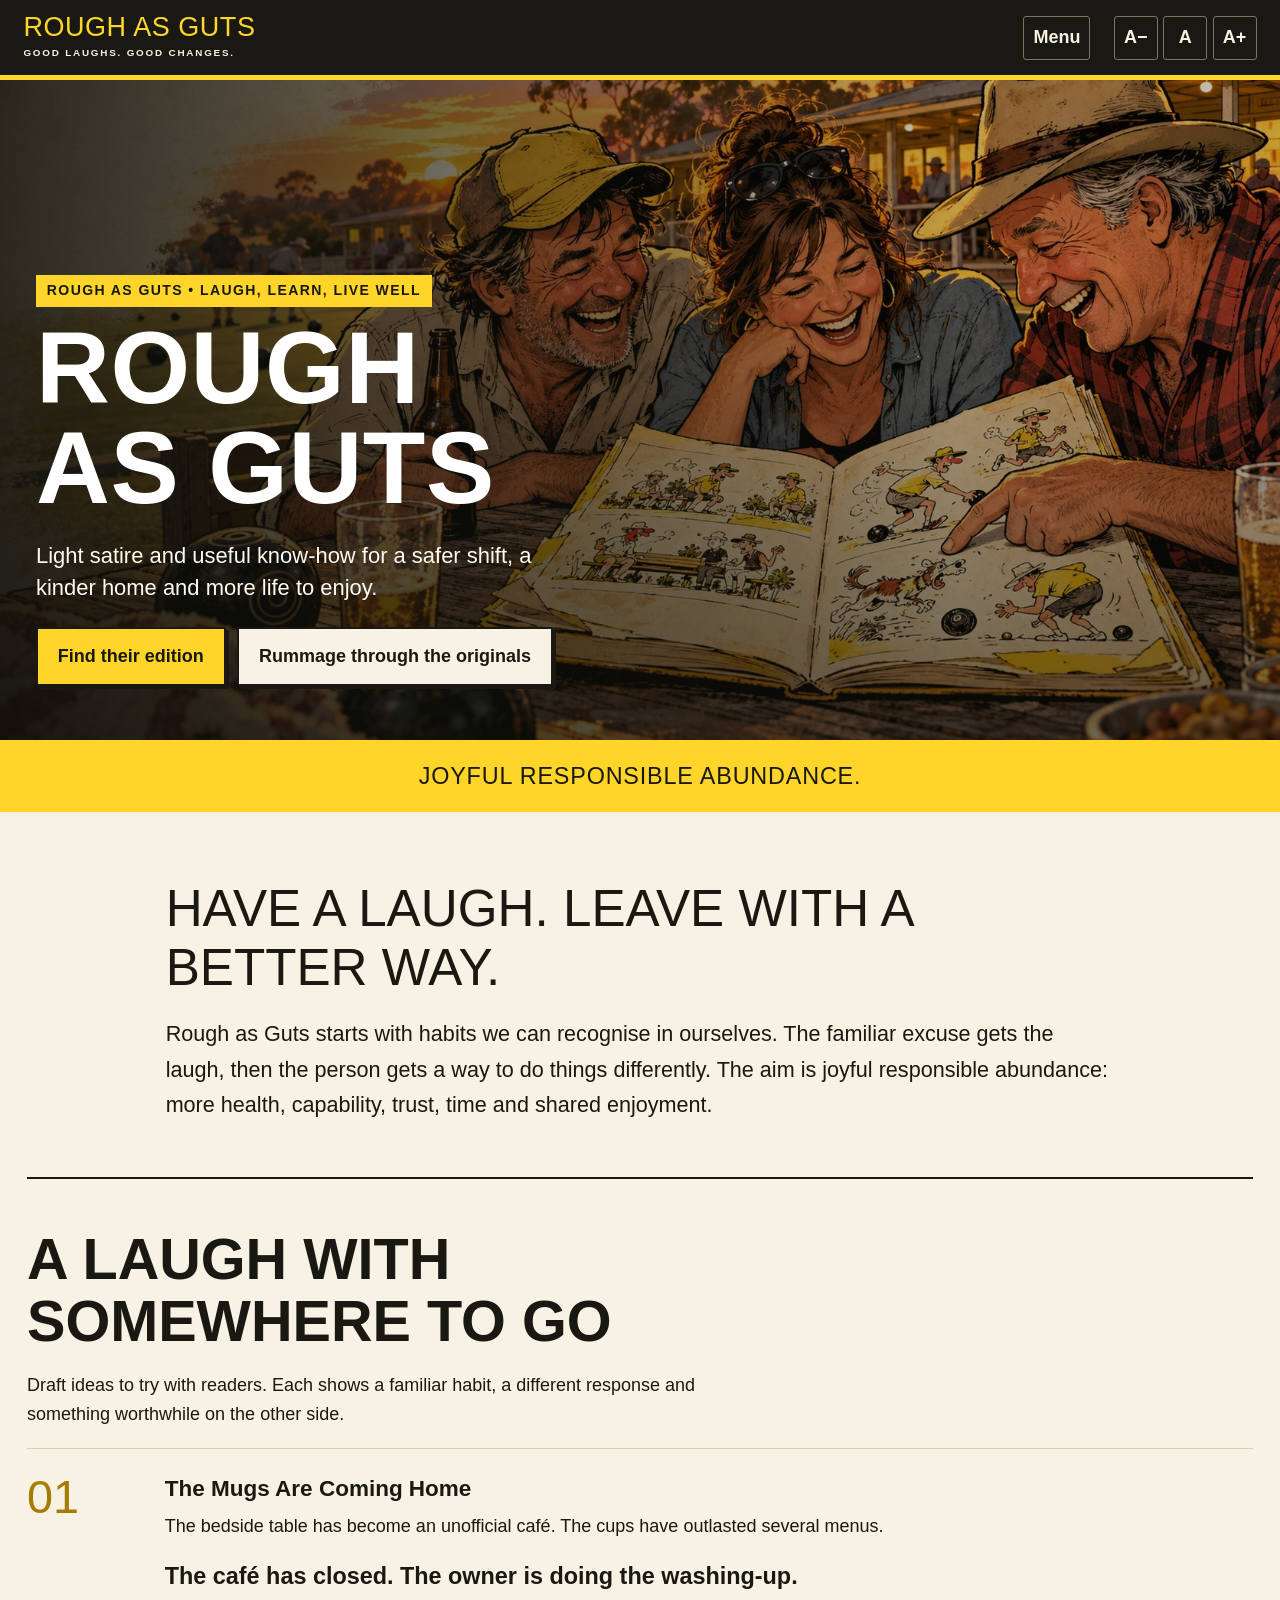
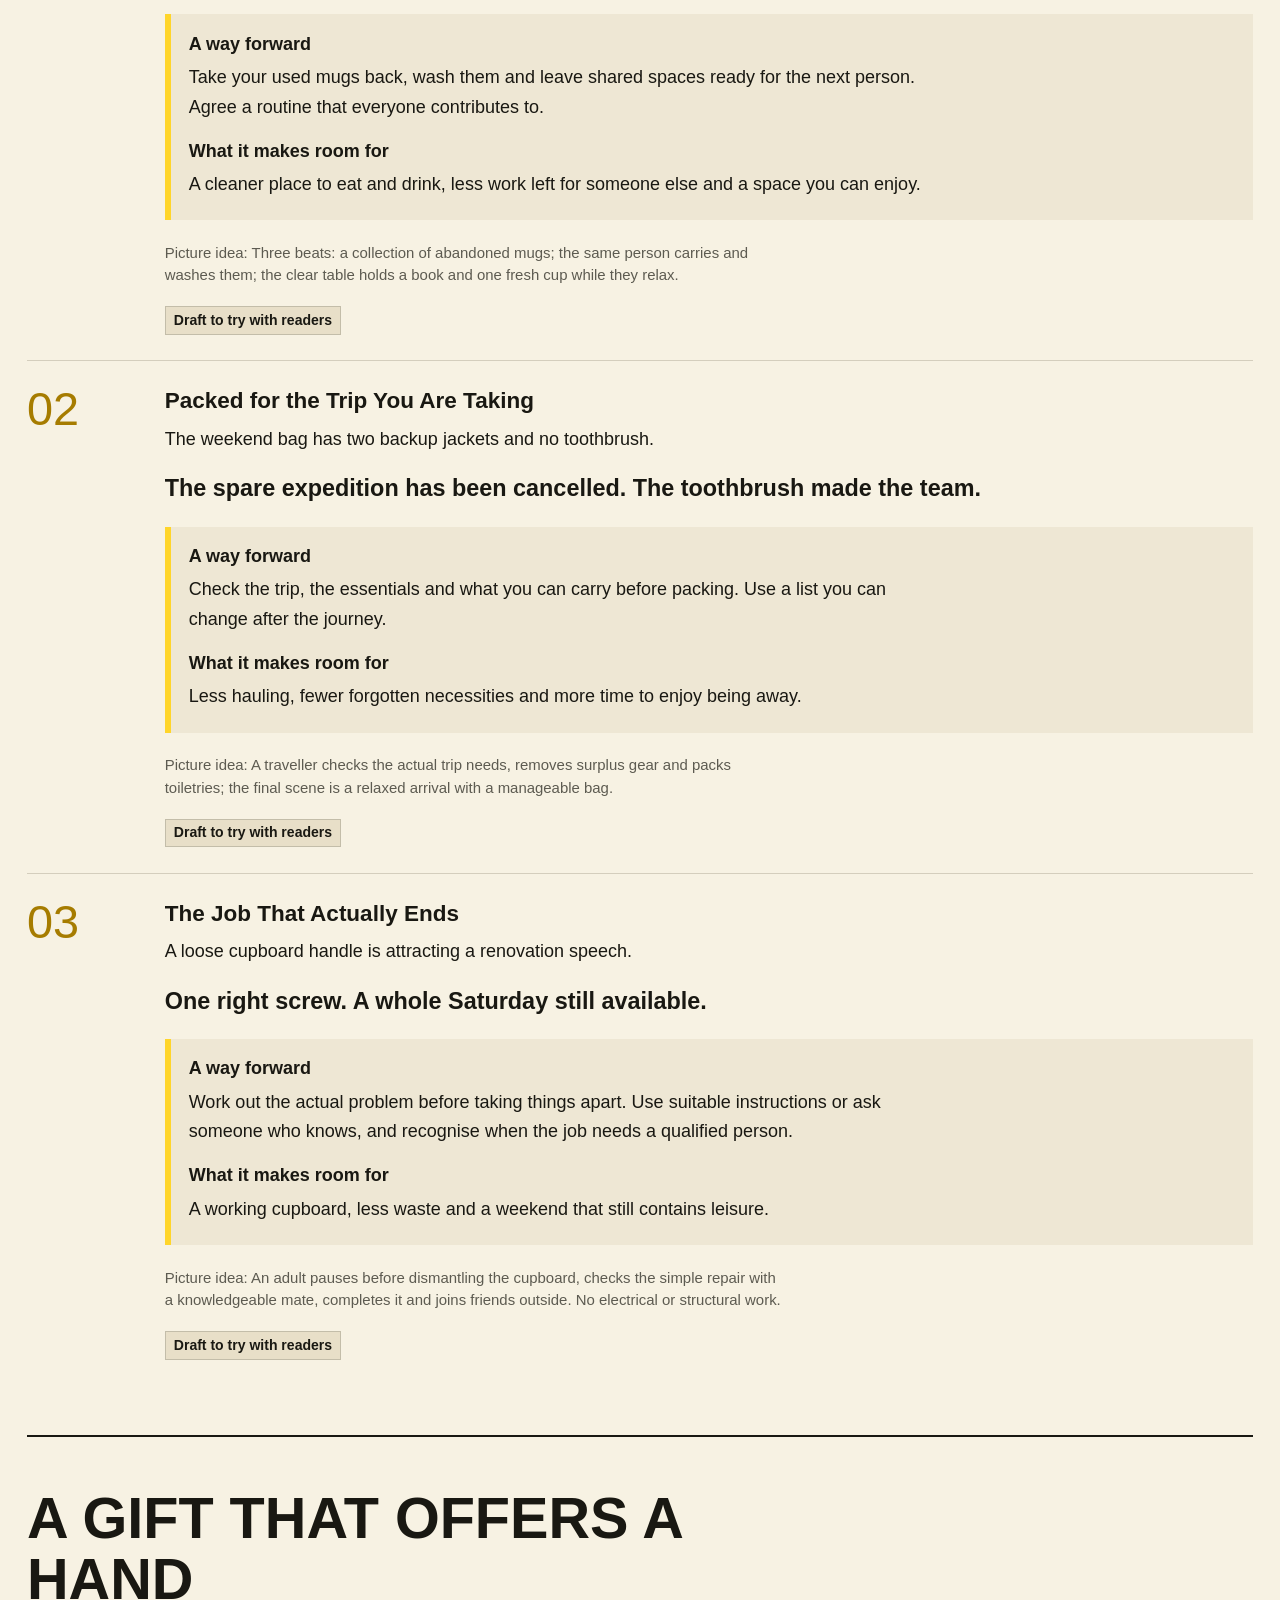
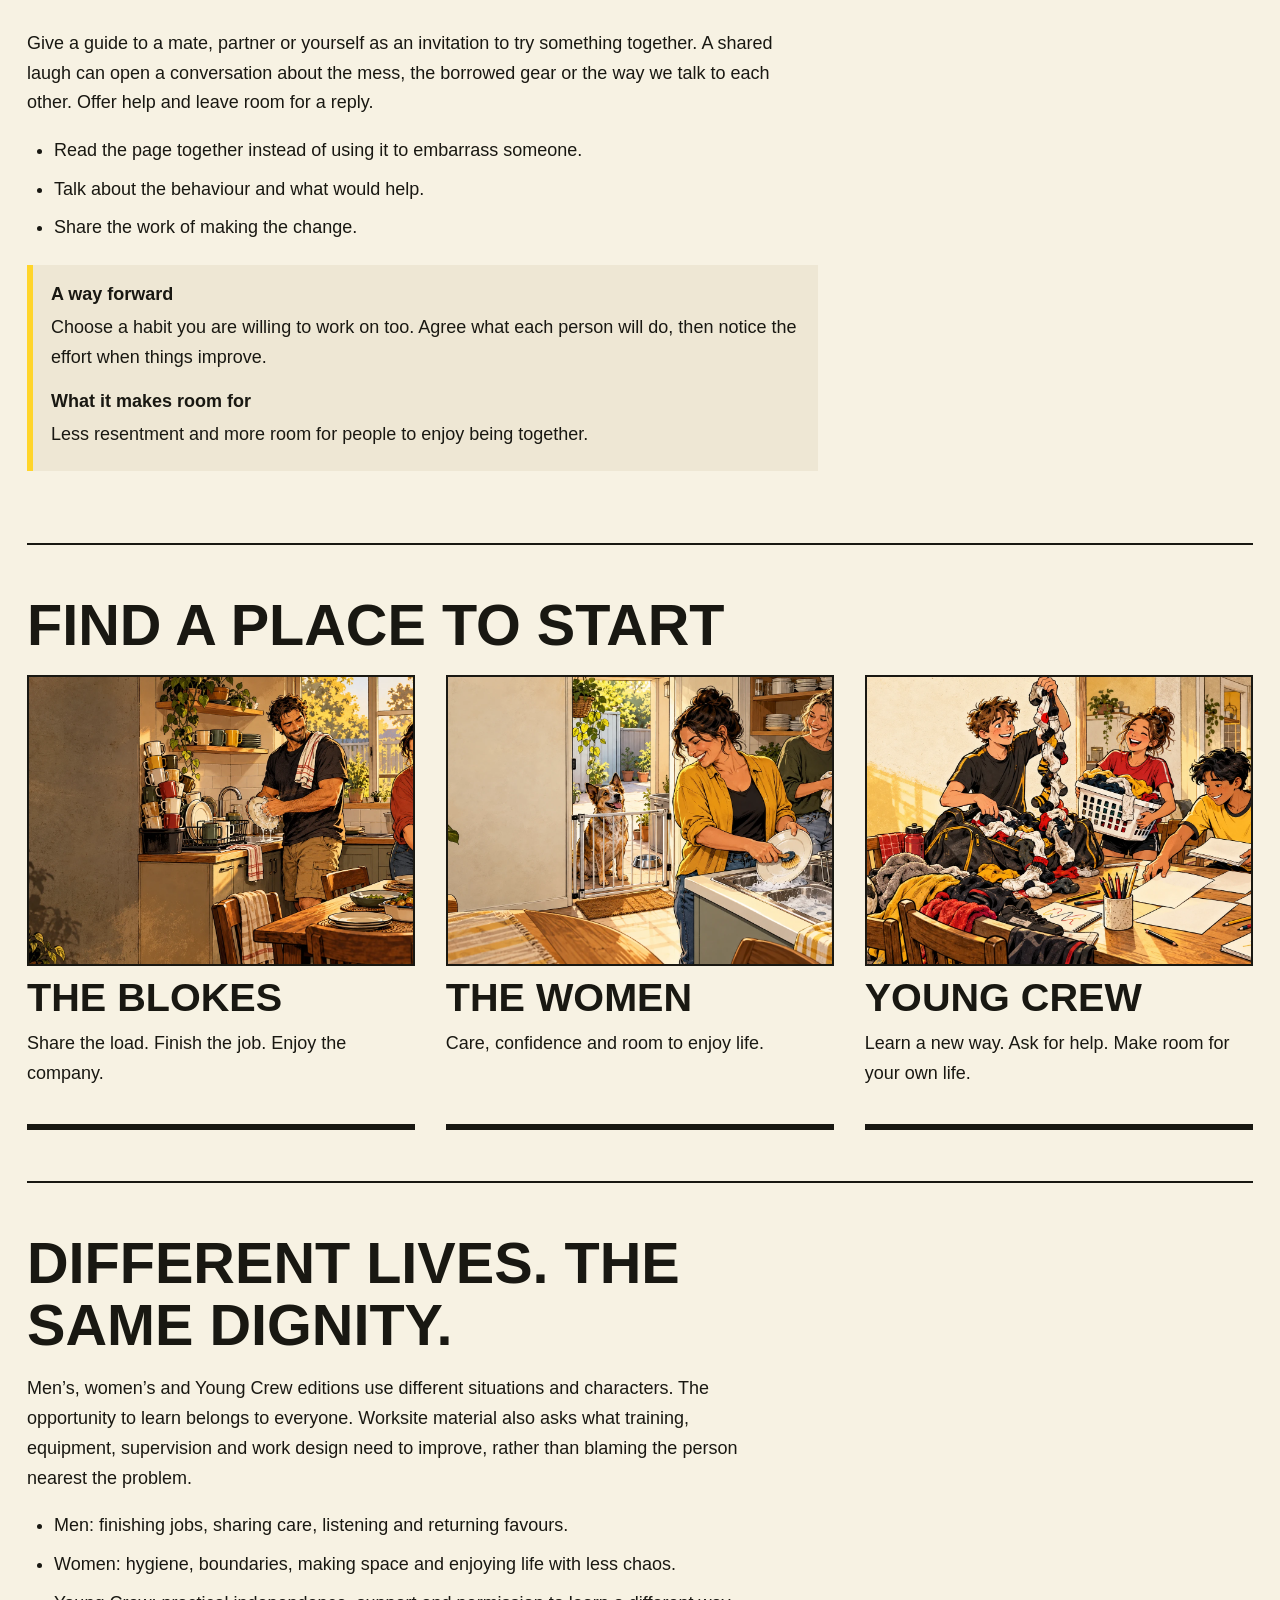
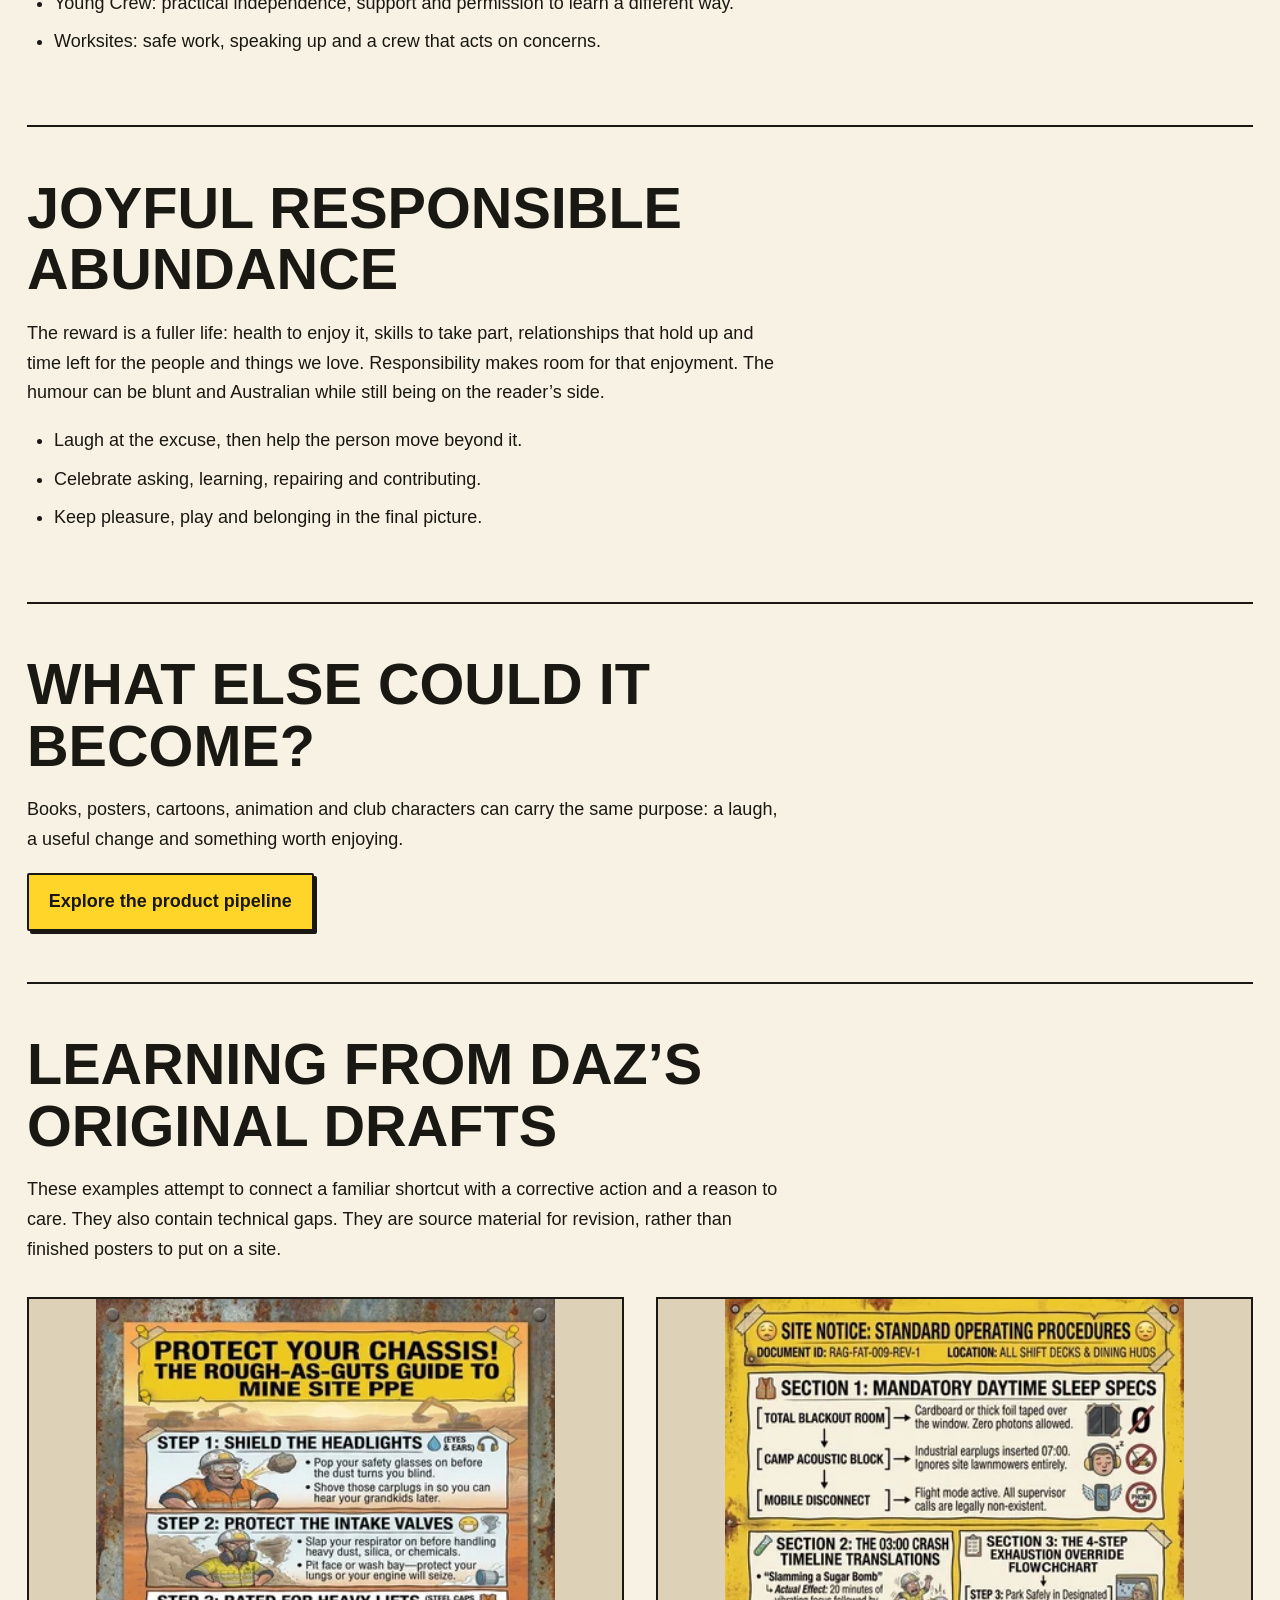
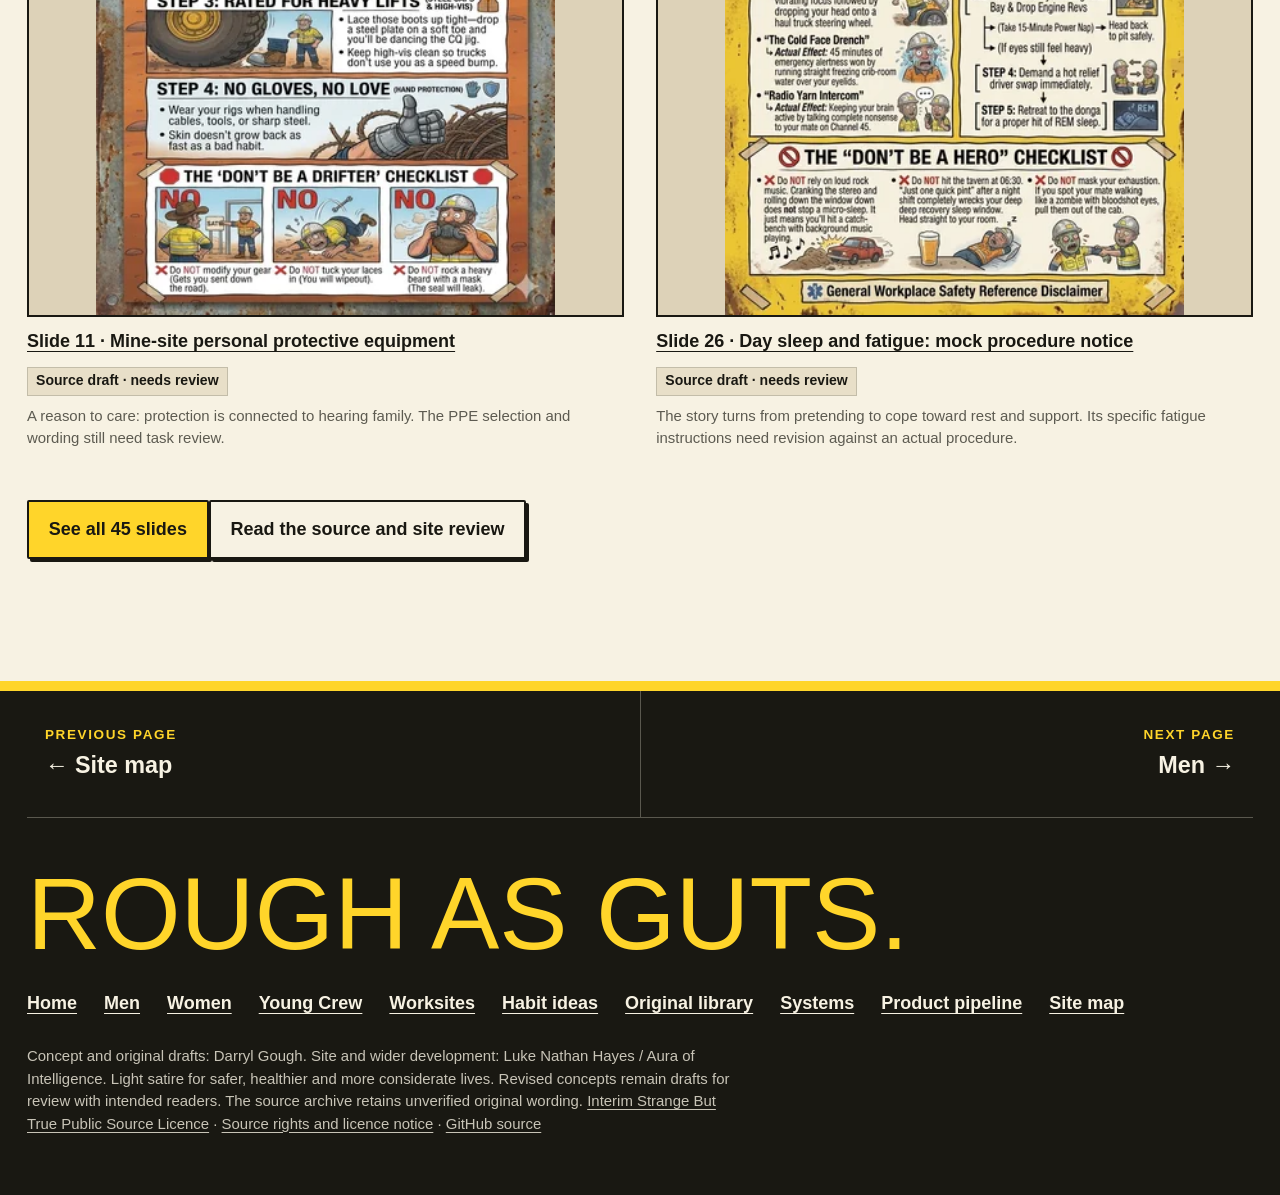
<file: index.html>
<!doctype html><html lang="en-AU"><head><meta charset="utf-8"><meta name="viewport" content="width=device-width,initial-scale=1"><title>Home · Rough as Guts</title><meta name="description" content="Light satire and useful know-how for a safer shift, a kinder home and more life to enjoy."><meta name="theme-color" content="#ffd52a"><link rel="canonical" href="https://auraofintelligence.github.io/rough-as-guts/index.html"><link rel="icon" href="assets/favicon.svg" type="image/svg+xml"><link rel="stylesheet" href="styles.css?v=61c3d62bb7ed"><meta property="og:title" content="Home · Rough as Guts"><meta property="og:description" content="Light satire and useful know-how for a safer shift, a kinder home and more life to enjoy."><meta property="og:type" content="website"><meta property="og:url" content="https://auraofintelligence.github.io/rough-as-guts/index.html"><meta property="og:image" content="https://auraofintelligence.github.io/rough-as-guts/assets/generated/hero-home.webp"><meta name="twitter:card" content="summary_large_image"><script src="site.js?v=37b8d5759d20" defer></script></head><body data-page="home"><a class="skip-link" href="#main">Skip to content</a><header class="site-header"><a class="brand" href="index.html">ROUGH AS GUTS<small>GOOD LAUGHS. GOOD CHANGES.</small></a><button class="menu-toggle" aria-controls="main-nav" aria-expanded="false">Menu</button><nav id="main-nav" class="main-nav" aria-label="Main navigation"><a href="men.html">Men</a><a href="women.html">Women</a><a href="youth.html">Young Crew</a><a href="workplace.html">Worksites</a><a href="habits.html">Habit ideas</a><a href="library.html">Original library</a><a href="systems.html">Systems</a><a href="pipeline.html">Product pipeline</a></nav><div class="read-tools" role="group" aria-label="Text size"><button id="text-smaller" aria-label="Smaller text">A−</button><button id="text-reset" aria-label="Reset text size">A</button><button id="text-larger" aria-label="Larger text">A+</button></div></header><main id="main"><section class="hero"><img class="hero-image" src="assets/generated/hero-home.webp" alt="Friends share an illustrated guide at an Australian bowls club table, enjoying a laugh together." fetchpriority="high" width="1536" height="1024"><div class="hero-copy"><span class="eyebrow">ROUGH AS GUTS • LAUGH, LEARN, LIVE WELL</span><h1>Rough as guts</h1><p class="lead">Light satire and useful know-how for a safer shift, a kinder home and more life to enjoy.</p><div class="hero-actions"><a href="#editions" class="button">Find their edition</a><a href="library.html" class="button secondary">Rummage through the originals</a></div></div></section><div class="shout-strip">Joyful responsible abundance.</div><div class="container intro reading" id="inside"><p class="big-quote">Have a laugh. Leave with a better way.</p><p>Rough as Guts starts with habits we can recognise in ourselves. The familiar excuse gets the laugh, then the person gets a way to do things differently. The aim is joyful responsible abundance: more health, capability, trust, time and shared enjoyment.</p></div><section class="section container" id="sample-gags"><h2>A laugh with somewhere to go</h2><p>Draft ideas to try with readers. Each shows a familiar habit, a different response and something worthwhile on the other side.</p><article class="gag"><span class="number">01</span><div><h3>The Mugs Are Coming Home</h3><p>The bedside table has become an unofficial café. The cups have outlasted several menus.</p><p class="punchline">The café has closed. The owner is doing the washing-up.</p><div class="change-path"><h4>A way forward</h4><p>Take your used mugs back, wash them and leave shared spaces ready for the next person. Agree a routine that everyone contributes to.</p><h4>What it makes room for</h4><p>A cleaner place to eat and drink, less work left for someone else and a space you can enjoy.</p></div><p class="caption">Picture idea: Three beats: a collection of abandoned mugs; the same person carries and washes them; the clear table holds a book and one fresh cup while they relax.</p><span class="tag">Draft to try with readers</span></div></article><article class="gag"><span class="number">02</span><div><h3>Packed for the Trip You Are Taking</h3><p>The weekend bag has two backup jackets and no toothbrush.</p><p class="punchline">The spare expedition has been cancelled. The toothbrush made the team.</p><div class="change-path"><h4>A way forward</h4><p>Check the trip, the essentials and what you can carry before packing. Use a list you can change after the journey.</p><h4>What it makes room for</h4><p>Less hauling, fewer forgotten necessities and more time to enjoy being away.</p></div><p class="caption">Picture idea: A traveller checks the actual trip needs, removes surplus gear and packs toiletries; the final scene is a relaxed arrival with a manageable bag.</p><span class="tag">Draft to try with readers</span></div></article><article class="gag"><span class="number">03</span><div><h3>The Job That Actually Ends</h3><p>A loose cupboard handle is attracting a renovation speech.</p><p class="punchline">One right screw. A whole Saturday still available.</p><div class="change-path"><h4>A way forward</h4><p>Work out the actual problem before taking things apart. Use suitable instructions or ask someone who knows, and recognise when the job needs a qualified person.</p><h4>What it makes room for</h4><p>A working cupboard, less waste and a weekend that still contains leisure.</p></div><p class="caption">Picture idea: An adult pauses before dismantling the cupboard, checks the simple repair with a knowledgeable mate, completes it and joins friends outside. No electrical or structural work.</p><span class="tag">Draft to try with readers</span></div></article></section><section class="section container"><div class="reading"><h2>A gift that offers a hand</h2><p>Give a guide to a mate, partner or yourself as an invitation to try something together. A shared laugh can open a conversation about the mess, the borrowed gear or the way we talk to each other. Offer help and leave room for a reply.</p><ul><li>Read the page together instead of using it to embarrass someone.</li><li>Talk about the behaviour and what would help.</li><li>Share the work of making the change.</li></ul><div class="change-path"><h4>A way forward</h4><p>Choose a habit you are willing to work on too. Agree what each person will do, then notice the effort when things improve.</p><h4>What it makes room for</h4><p>Less resentment and more room for people to enjoy being together.</p></div></div></section><section class="section container" id="editions"><h2>Find a place to start</h2><div class="edition-links"><a class="edition-link" href="men.html"><img src="assets/generated/hero-men-care-v2.webp" alt="" loading="lazy" width="640" height="480"><div><h3>The blokes</h3><p>Share the load. Finish the job. Enjoy the company.</p></div></a><a class="edition-link" href="women.html"><img src="assets/generated/hero-women-care-v2.webp" alt="" loading="lazy" width="640" height="480"><div><h3>The women</h3><p>Care, confidence and room to enjoy life.</p></div></a><a class="edition-link" href="youth.html"><img src="assets/generated/hero-youth.webp" alt="" loading="lazy" width="640" height="480"><div><h3>Young Crew</h3><p>Learn a new way. Ask for help. Make room for your own life.</p></div></a></div></section><section class="section container"><div class="reading"><h2>Different lives. The same dignity.</h2><p>Men’s, women’s and Young Crew editions use different situations and characters. The opportunity to learn belongs to everyone. Worksite material also asks what training, equipment, supervision and work design need to improve, rather than blaming the person nearest the problem.</p><ul><li>Men: finishing jobs, sharing care, listening and returning favours.</li><li>Women: hygiene, boundaries, making space and enjoying life with less chaos.</li><li>Young Crew: practical independence, support and permission to learn a different way.</li><li>Worksites: safe work, speaking up and a crew that acts on concerns.</li></ul></div></section><section class="section container"><div class="reading"><h2>Joyful responsible abundance</h2><p>The reward is a fuller life: health to enjoy it, skills to take part, relationships that hold up and time left for the people and things we love. Responsibility makes room for that enjoyment. The humour can be blunt and Australian while still being on the reader’s side.</p><ul><li>Laugh at the excuse, then help the person move beyond it.</li><li>Celebrate asking, learning, repairing and contributing.</li><li>Keep pleasure, play and belonging in the final picture.</li></ul></div></section><section class="section container"><h2>What else could it become?</h2><p>Books, posters, cartoons, animation and club characters can carry the same purpose: a laugh, a useful change and something worth enjoying.</p><a href="pipeline.html" class="button">Explore the product pipeline</a></section><section class="section container"><h2>Learning from Daz’s original drafts</h2><p>These examples attempt to connect a familiar shortcut with a corrective action and a reason to care. They also contain technical gaps. They are source material for revision, rather than finished posters to put on a site.</p><div class="poster-row"><figure><a href="library.html#slide-11"><img src="assets/thumbnails/slide-11.webp" loading="lazy" alt="Original draft: Mine-site personal protective equipment" width="358" height="480"><figcaption>Slide 11 · Mine-site personal protective equipment</figcaption></a><span class="tag">Source draft · needs review</span><p class="caption">A reason to care: protection is connected to hearing family. The PPE selection and wording still need task review.</p></figure><figure><a href="library.html#slide-26"><img src="assets/thumbnails/slide-26.webp" loading="lazy" alt="Original draft: Day sleep and fatigue: mock procedure notice" width="358" height="480"><figcaption>Slide 26 · Day sleep and fatigue: mock procedure notice</figcaption></a><span class="tag">Source draft · needs review</span><p class="caption">The story turns from pretending to cope toward rest and support. Its specific fatigue instructions need revision against an actual procedure.</p></figure></div><a href="library.html" class="button">See all 45 slides</a><a href="docs/editorial-review-2026-10-28.md" class="button secondary">Read the source and site review</a></section></main><footer class="site-footer"><div class="container page-turner"><a href="sitemap.html"><span>Previous page</span>← Site map</a><a href="men.html"><span>Next page</span>Men →</a></div><div class="container footer-main"><p class="footer-brand">Rough as guts.</p><nav class="footer-nav" aria-label="Footer navigation"><a href="index.html" class="">Home</a><a href="men.html" class="">Men</a><a href="women.html" class="">Women</a><a href="youth.html" class="">Young Crew</a><a href="workplace.html" class="">Worksites</a><a href="habits.html" class="">Habit ideas</a><a href="library.html" class="">Original library</a><a href="systems.html" class="">Systems</a><a href="pipeline.html" class="">Product pipeline</a><a href="sitemap.html" class="">Site map</a></nav><p class="footer-note">Concept and original drafts: Darryl Gough. Site and wider development: Luke Nathan Hayes / Aura of Intelligence. Light satire for safer, healthier and more considerate lives. Revised concepts remain drafts for review with intended readers. The source archive retains unverified original wording. <a href="LICENCE.md">Interim Strange But True Public Source Licence</a> · <a href="LICENCE-NOTICE.md">Source rights and licence notice</a> · <a href="https://github.com/auraofintelligence/rough-as-guts">GitHub source</a></p></div></footer><button class="back-top" id="back-top" aria-label="Back to top" hidden>↑ Top</button><dialog class="poster-dialog" id="poster-dialog" aria-labelledby="poster-dialog-title"><div class="dialog-bar"><span class="dialog-title" id="poster-dialog-title">Source poster</span><button id="poster-zoom-out" aria-label="Zoom out">−</button><button id="poster-zoom-in" aria-label="Zoom in">+</button><button id="poster-close">Close</button></div><div class="dialog-body"><img id="dialog-poster" alt=""></div></dialog></body></html>
</file>
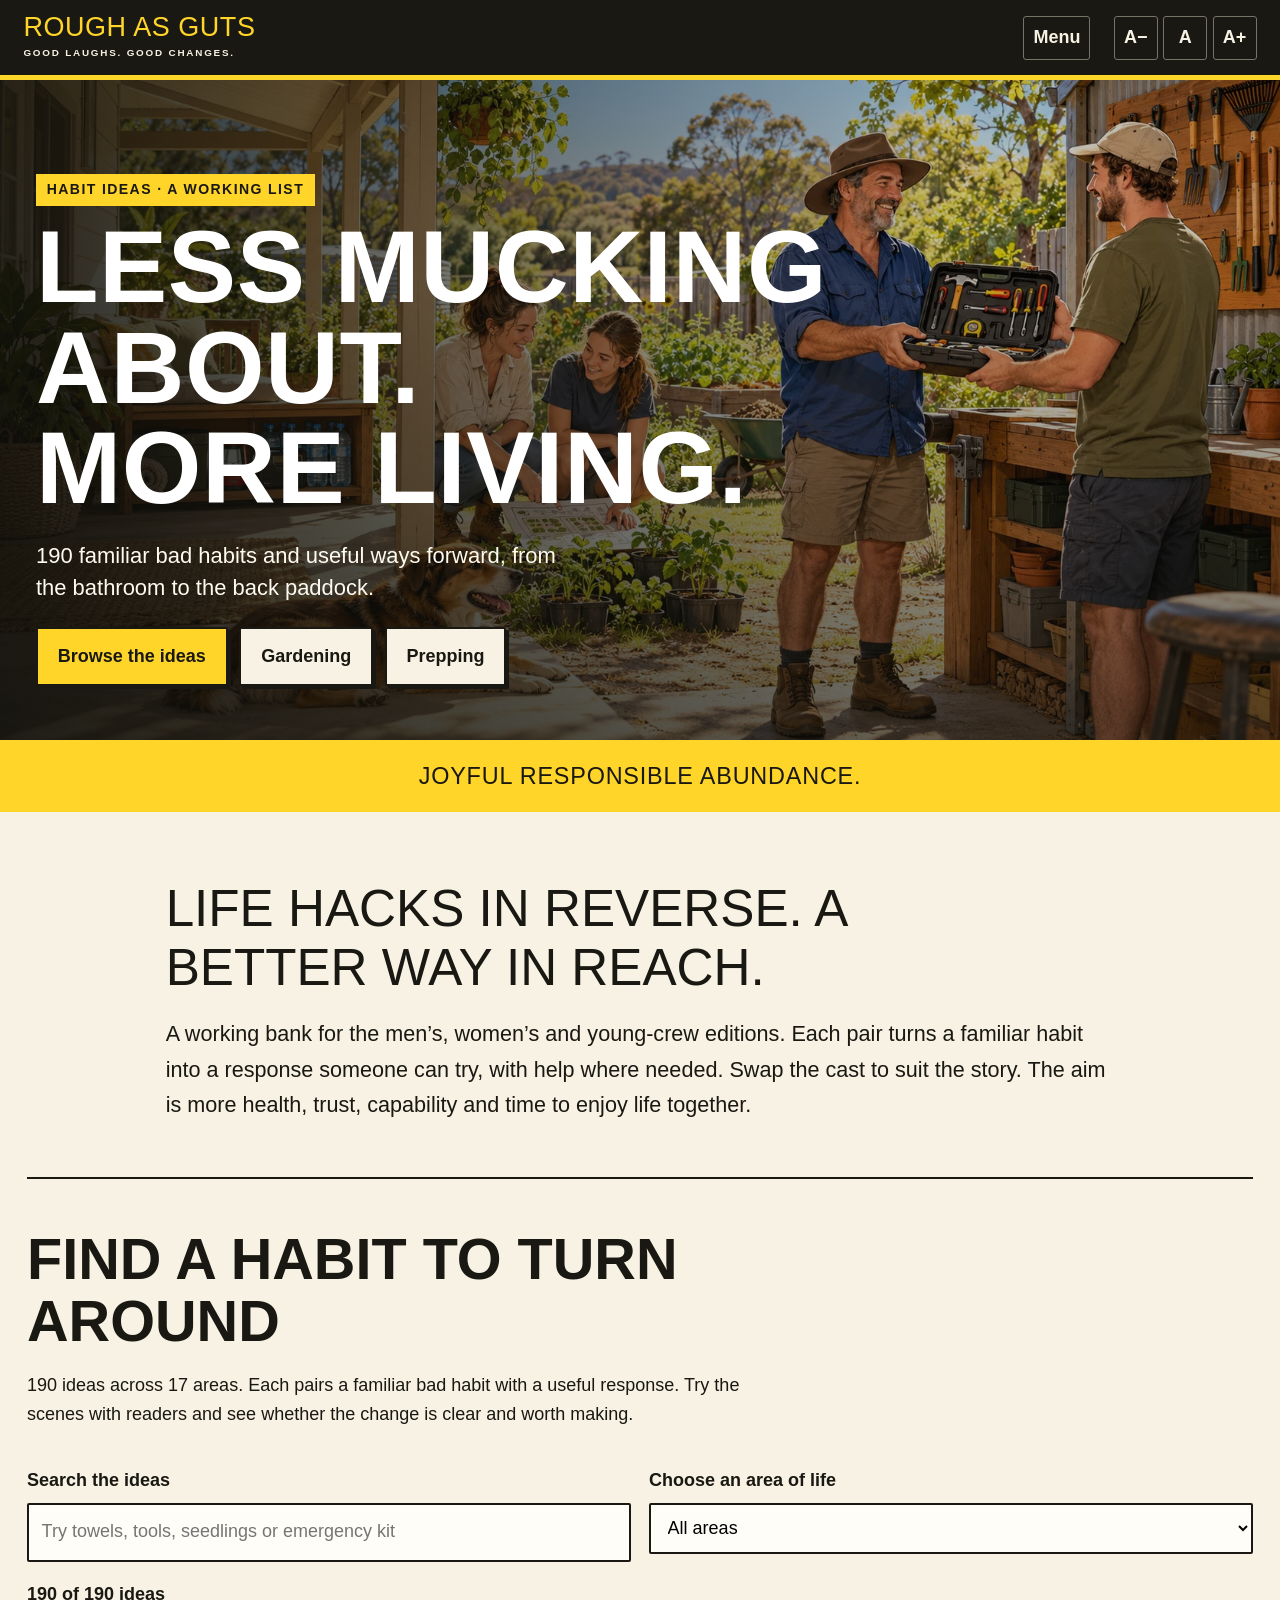
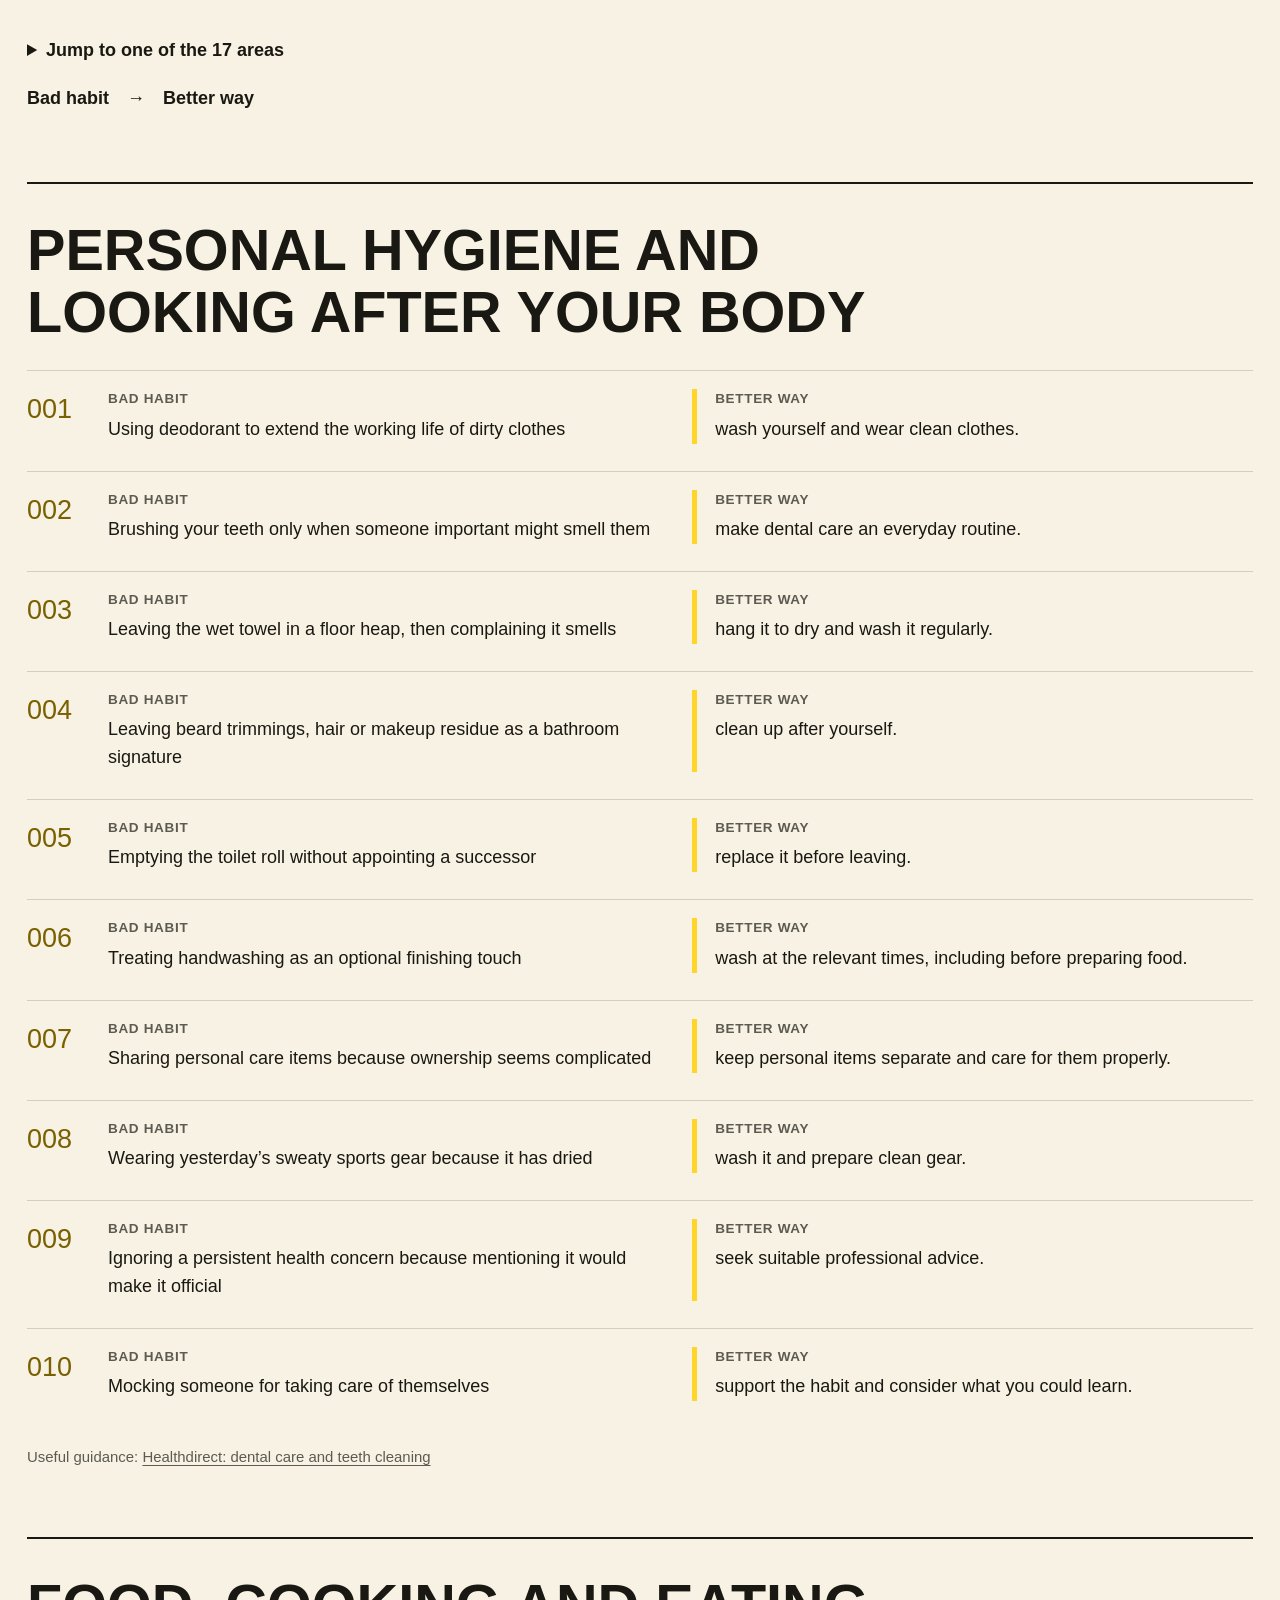
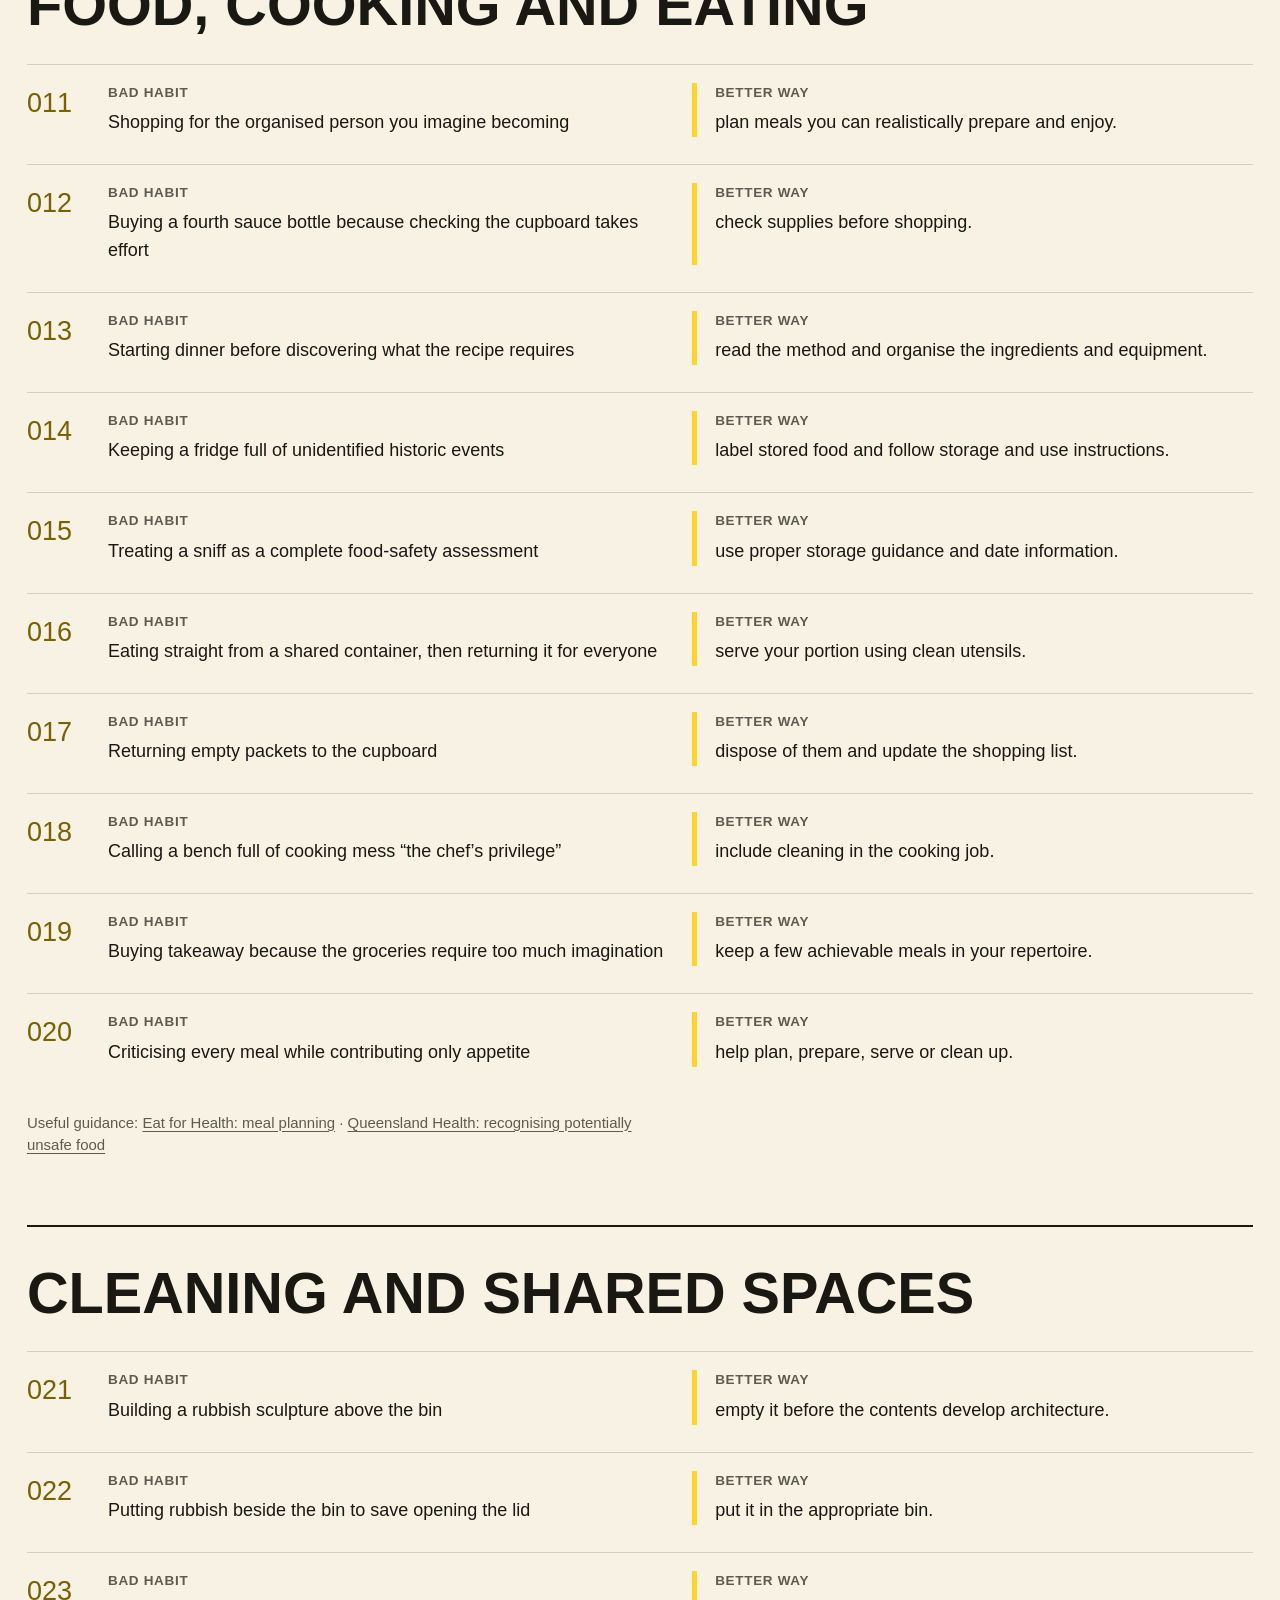
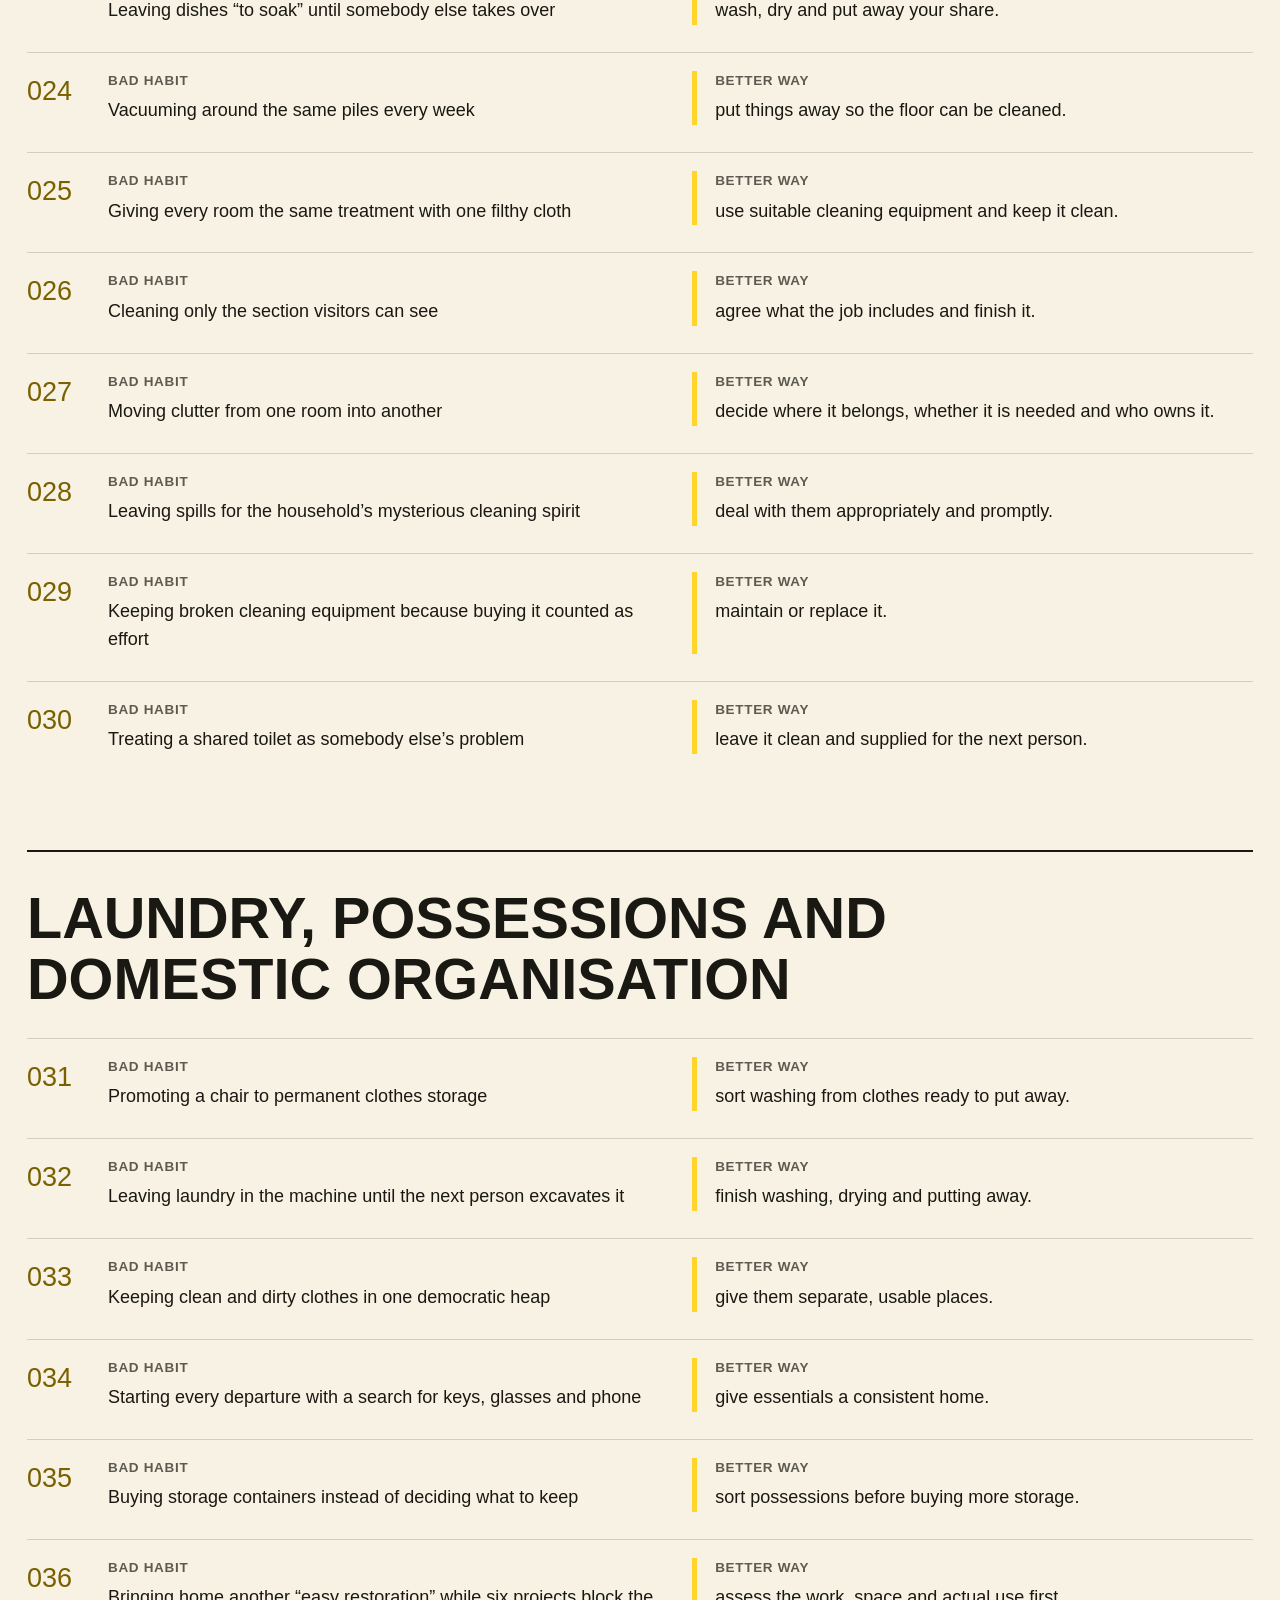
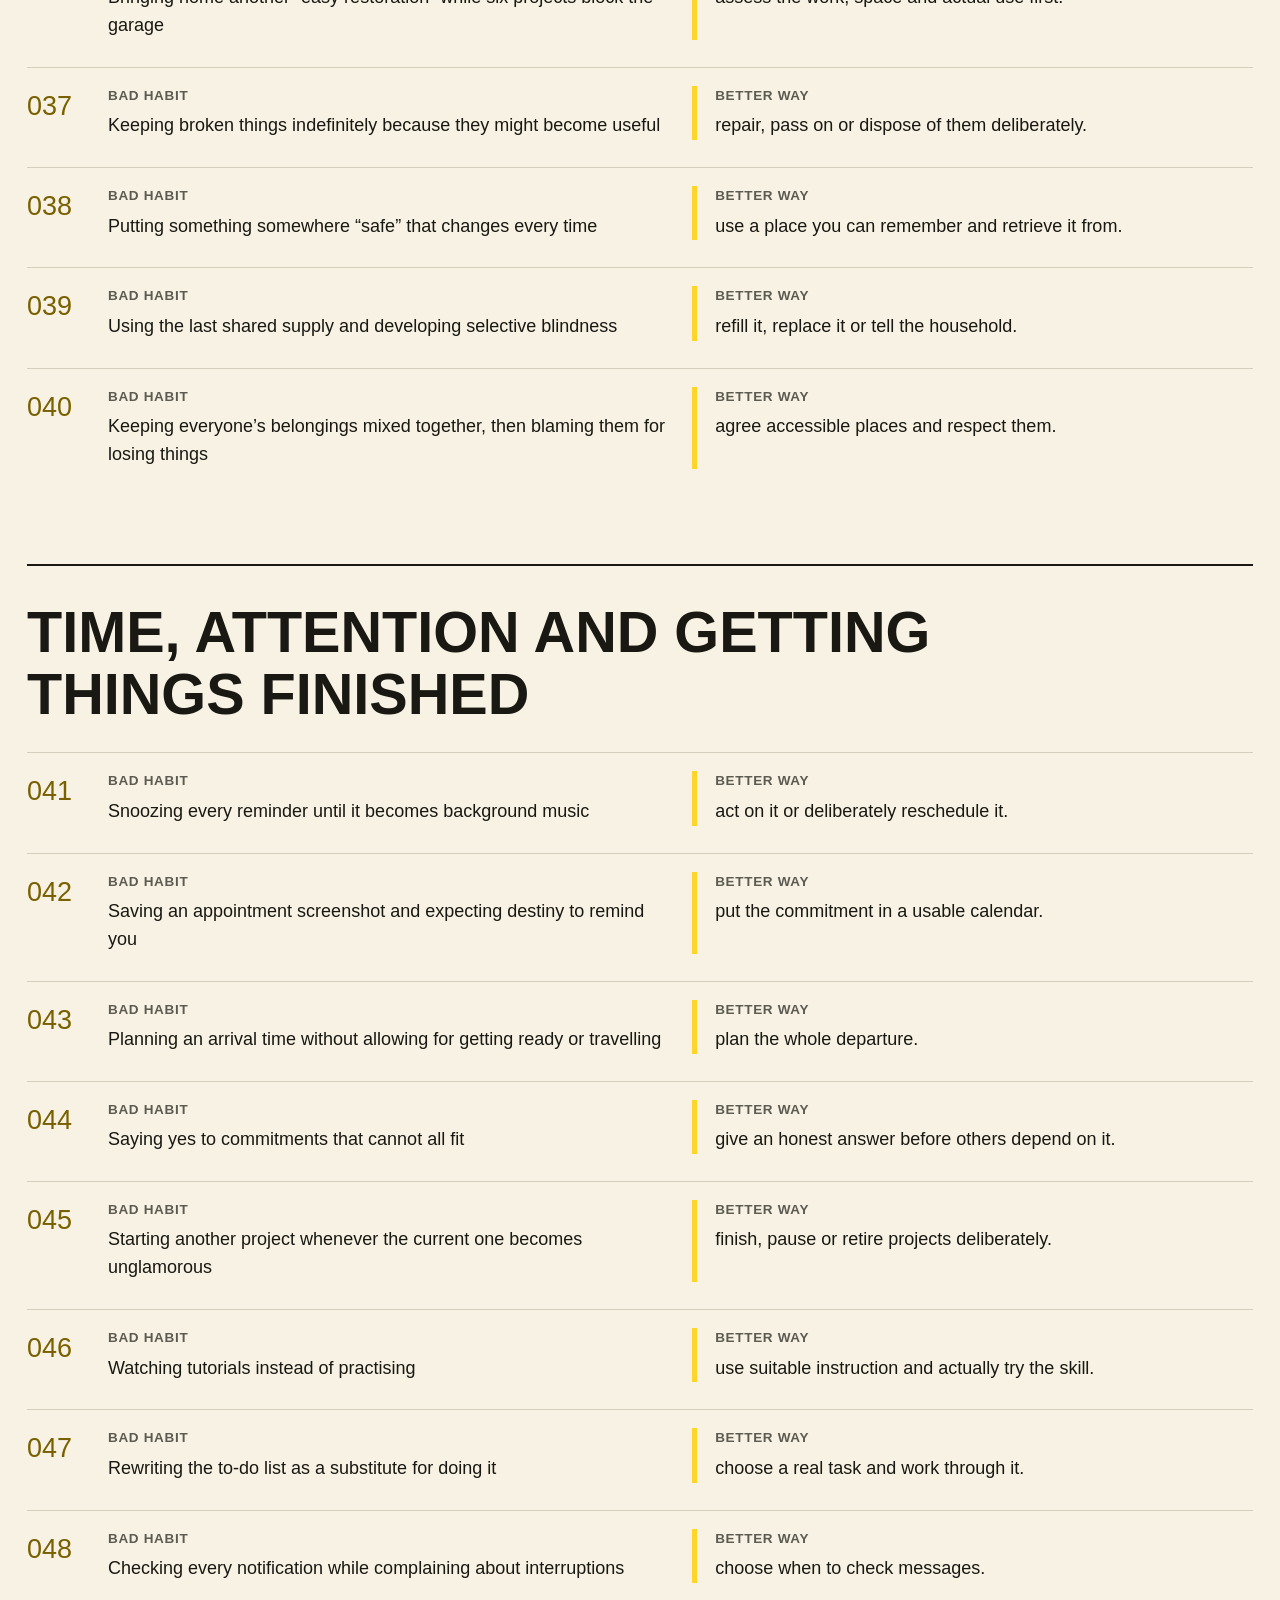
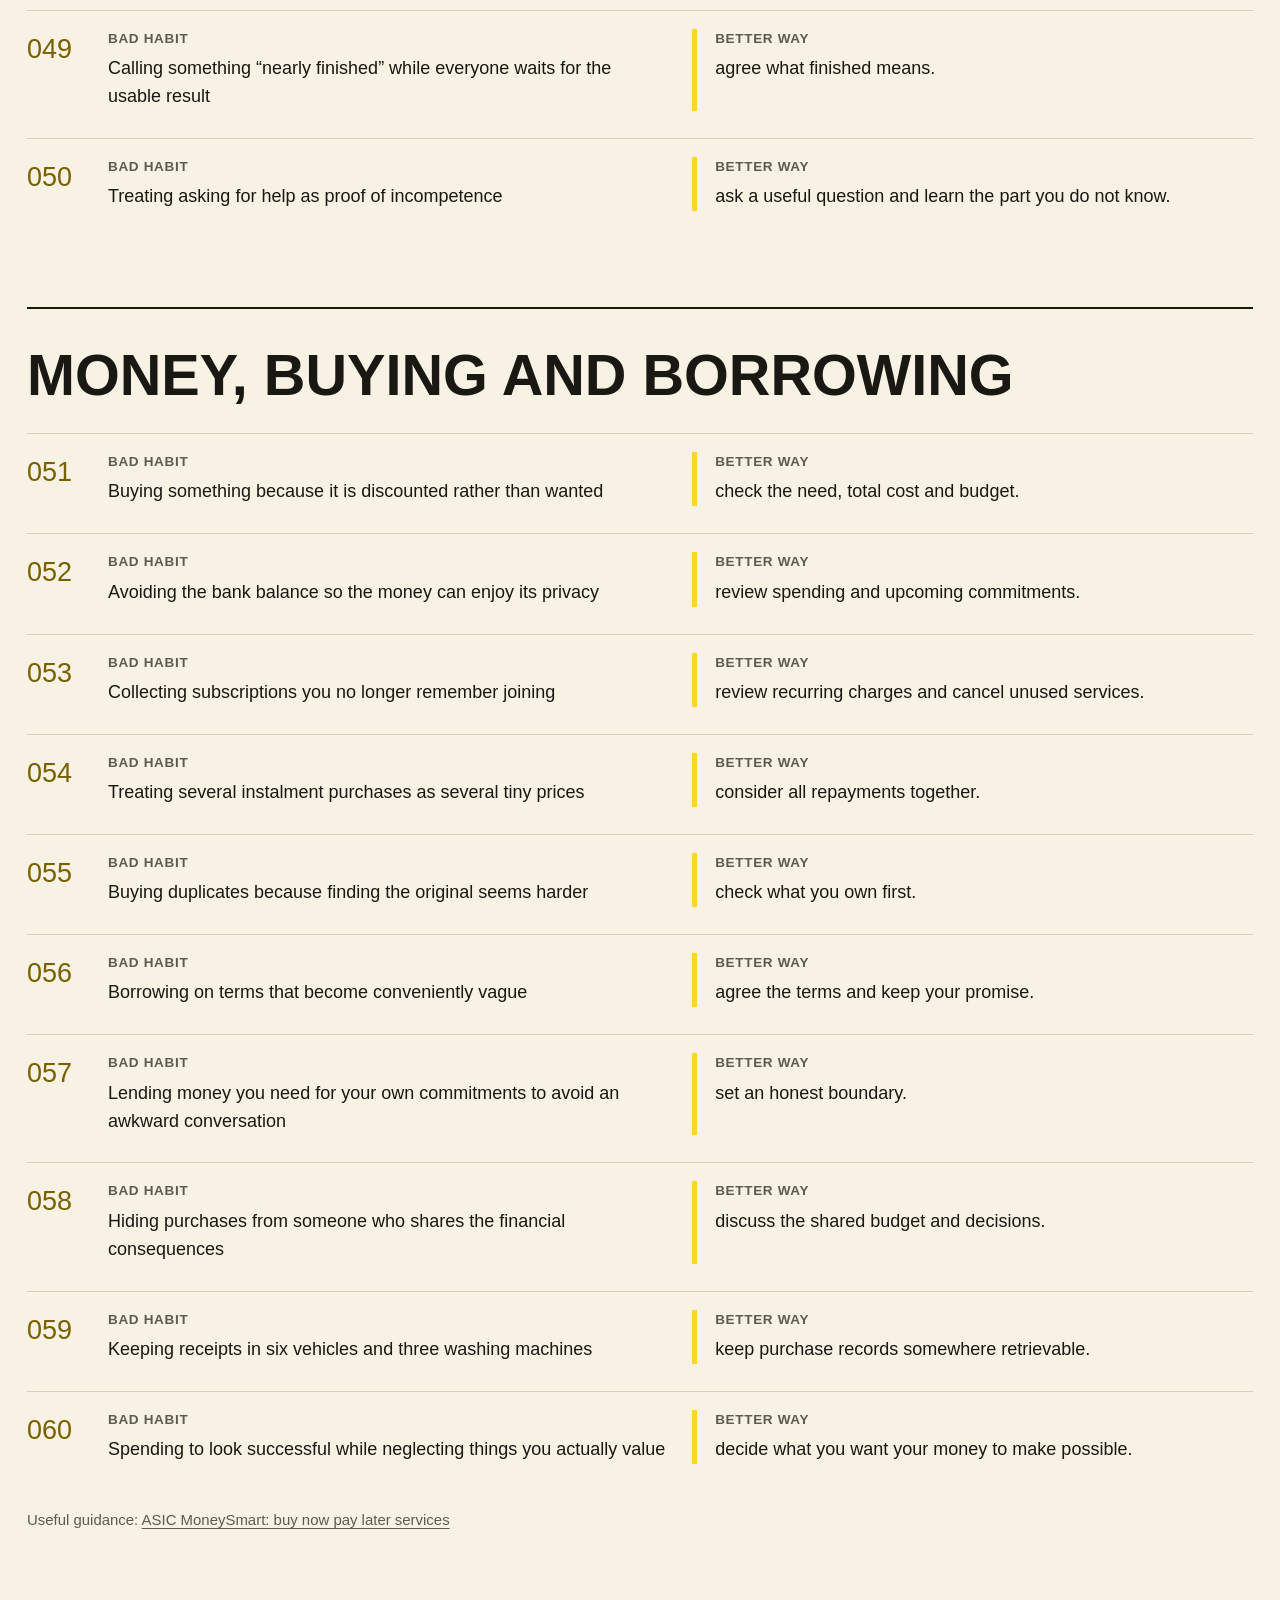
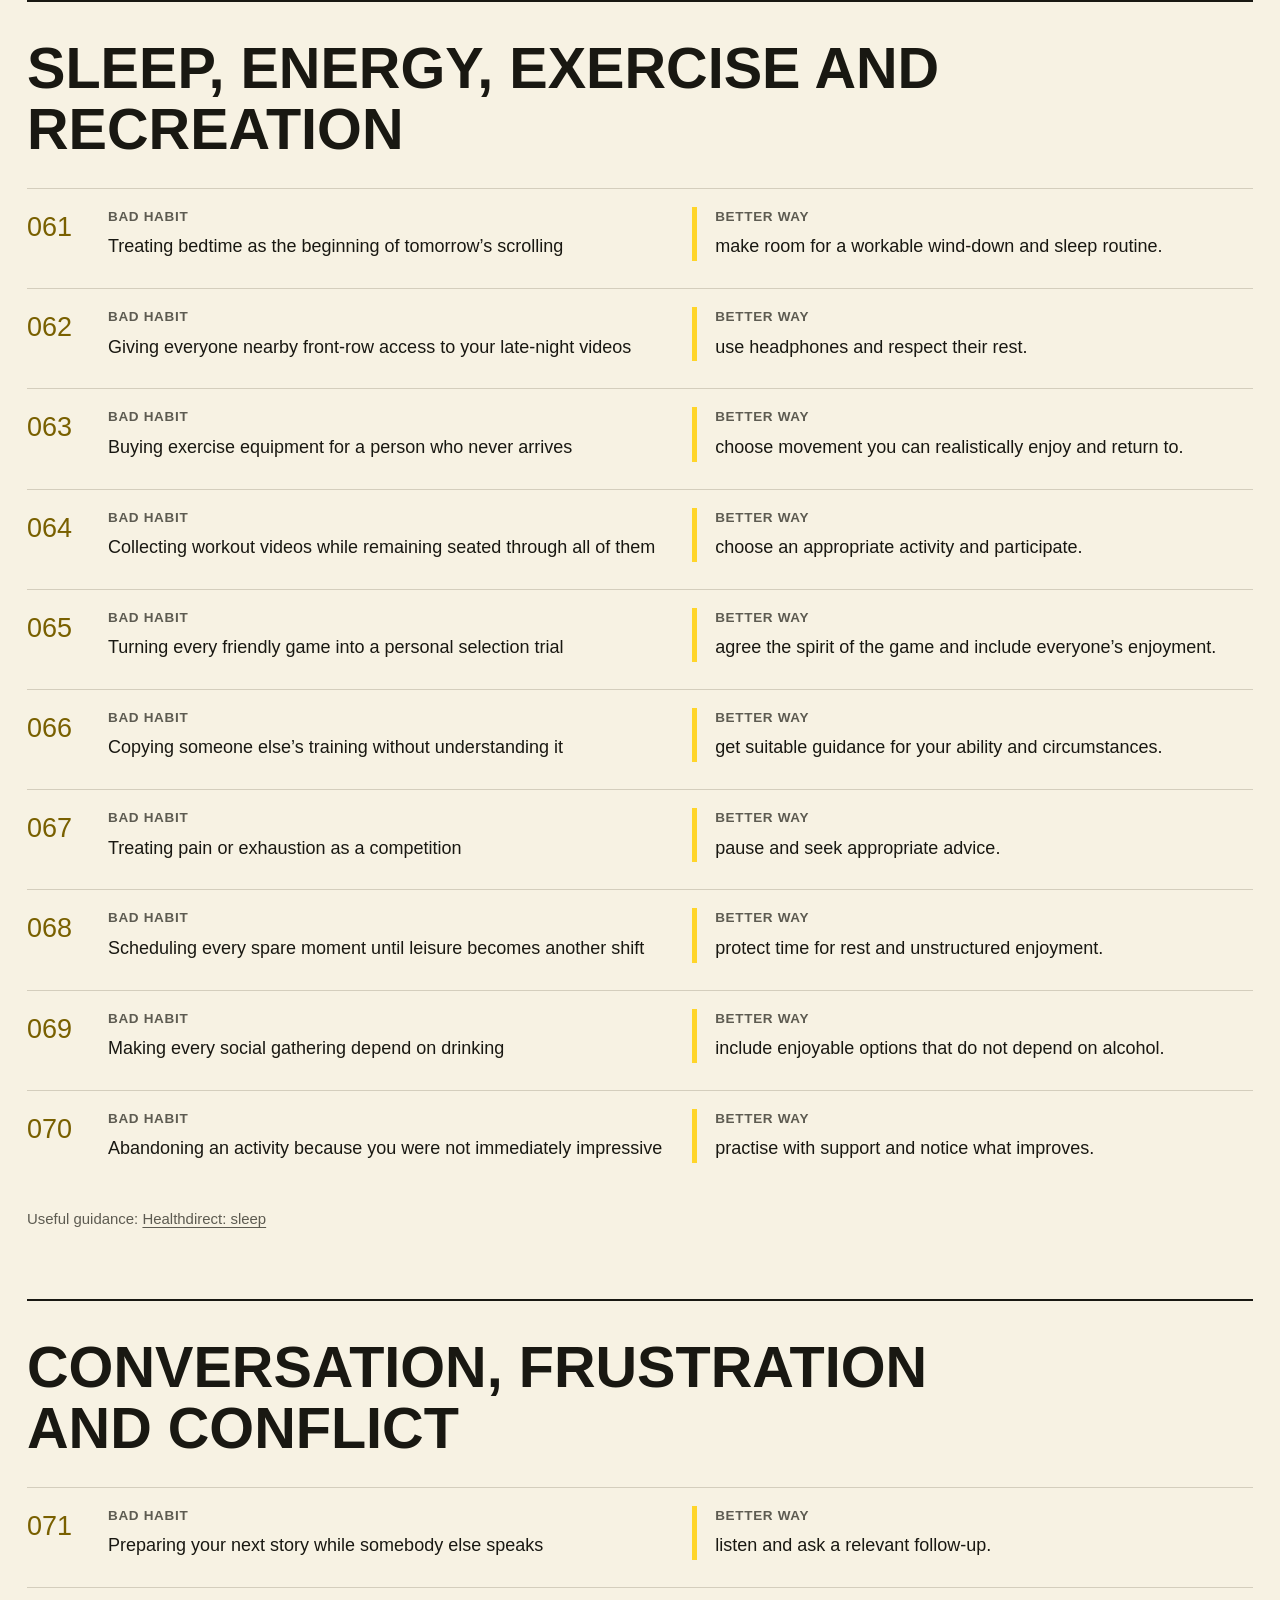
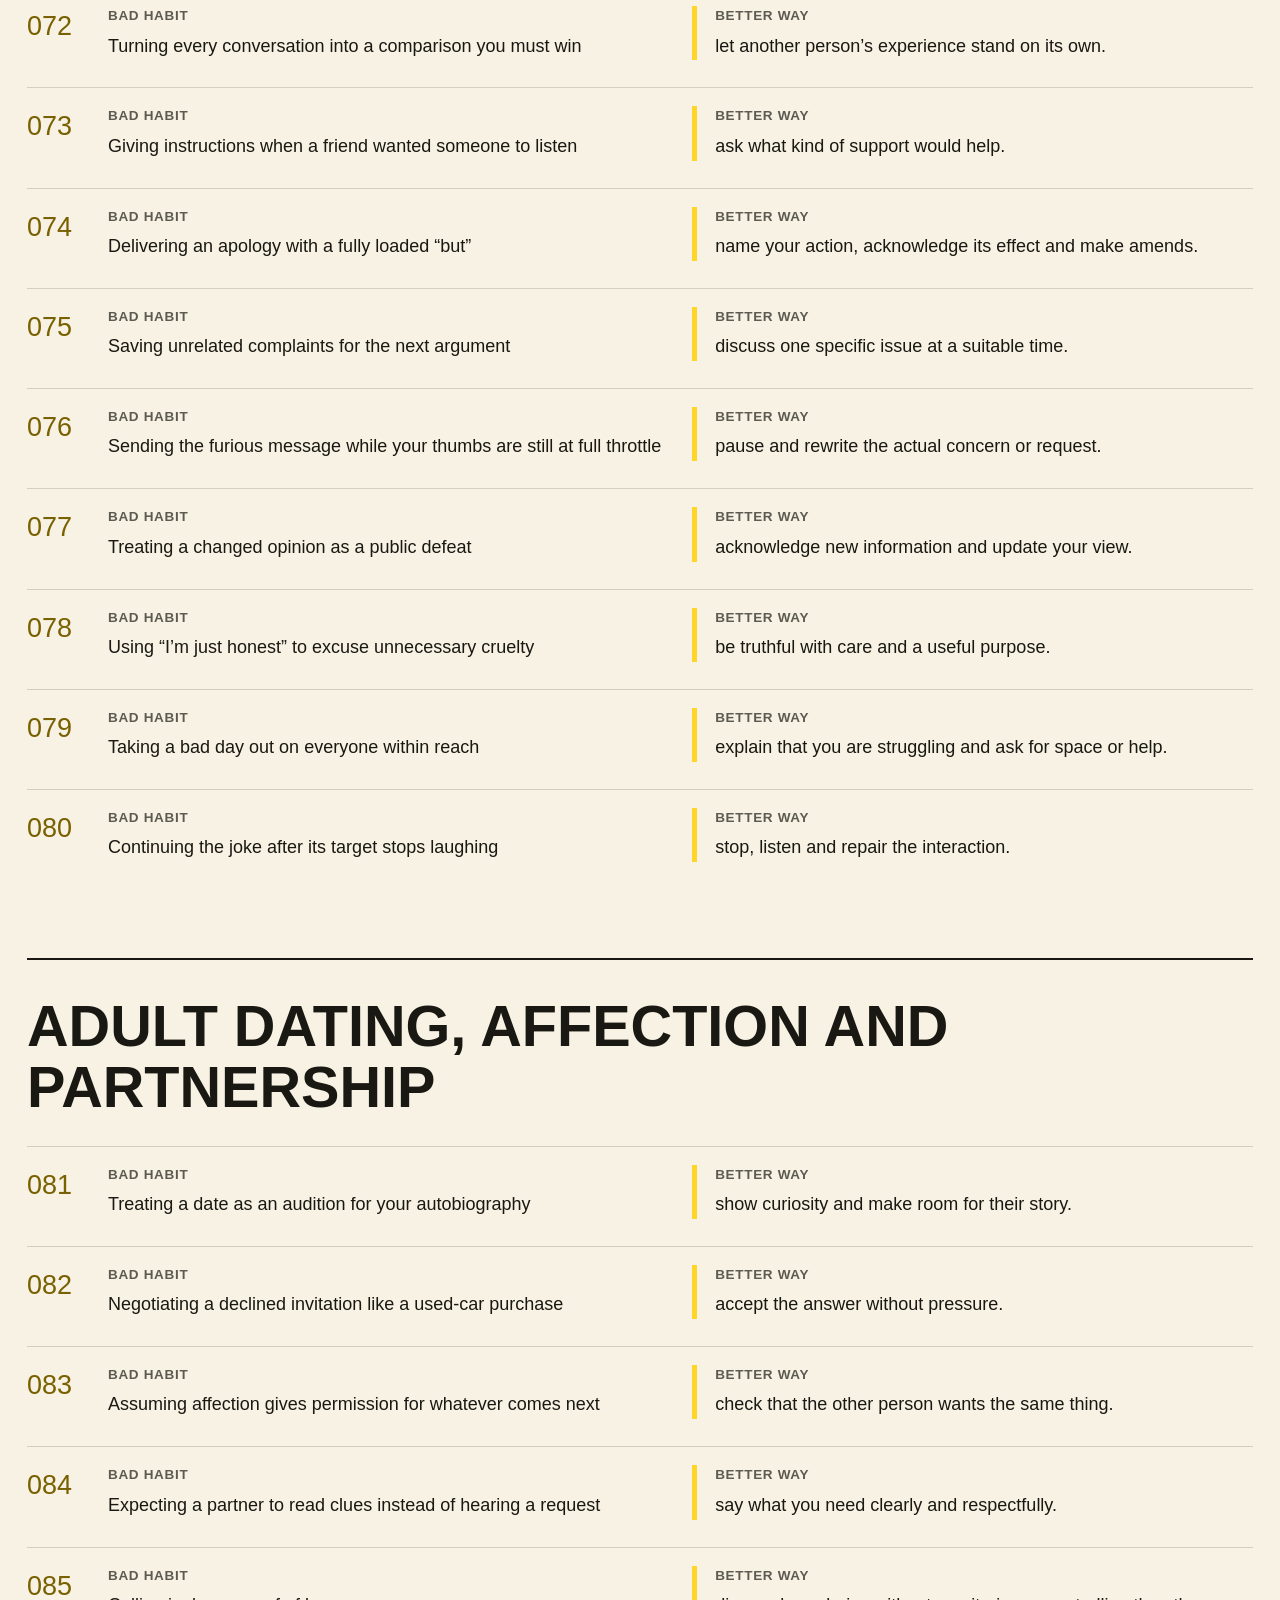
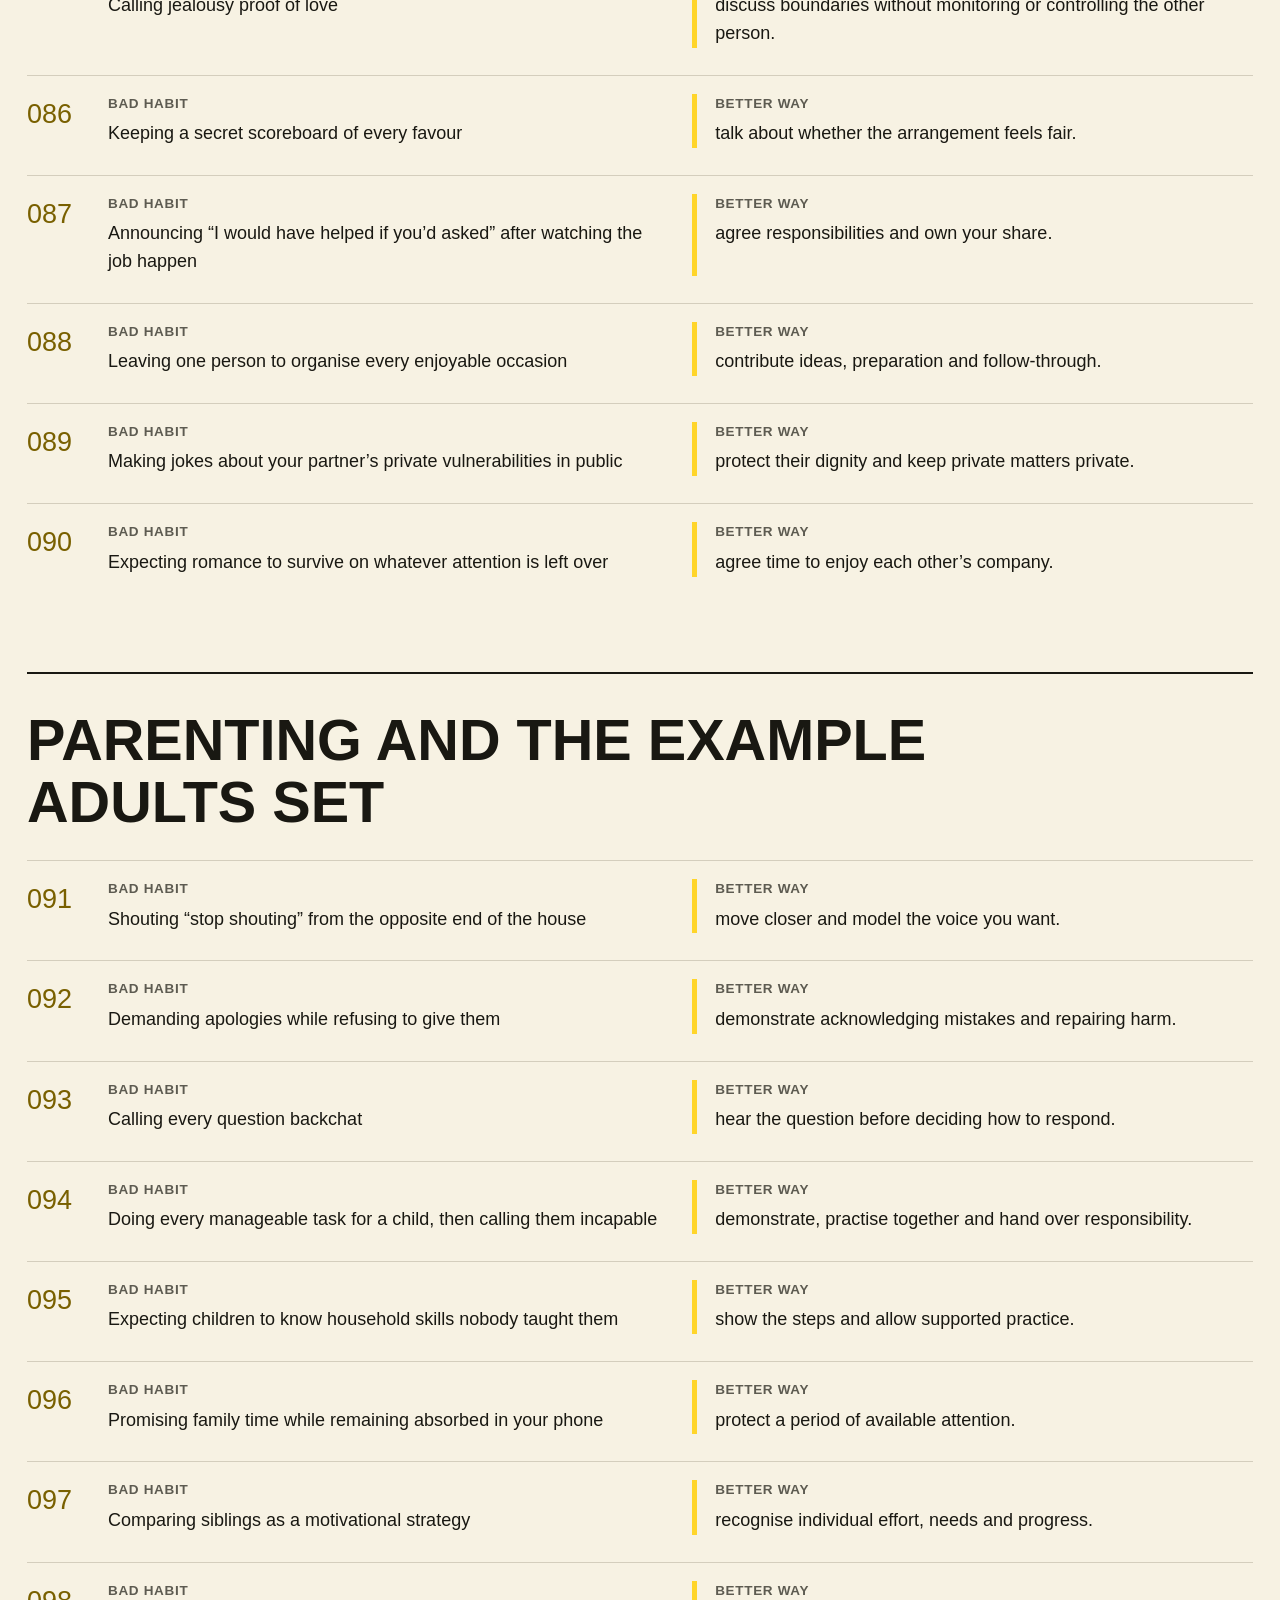
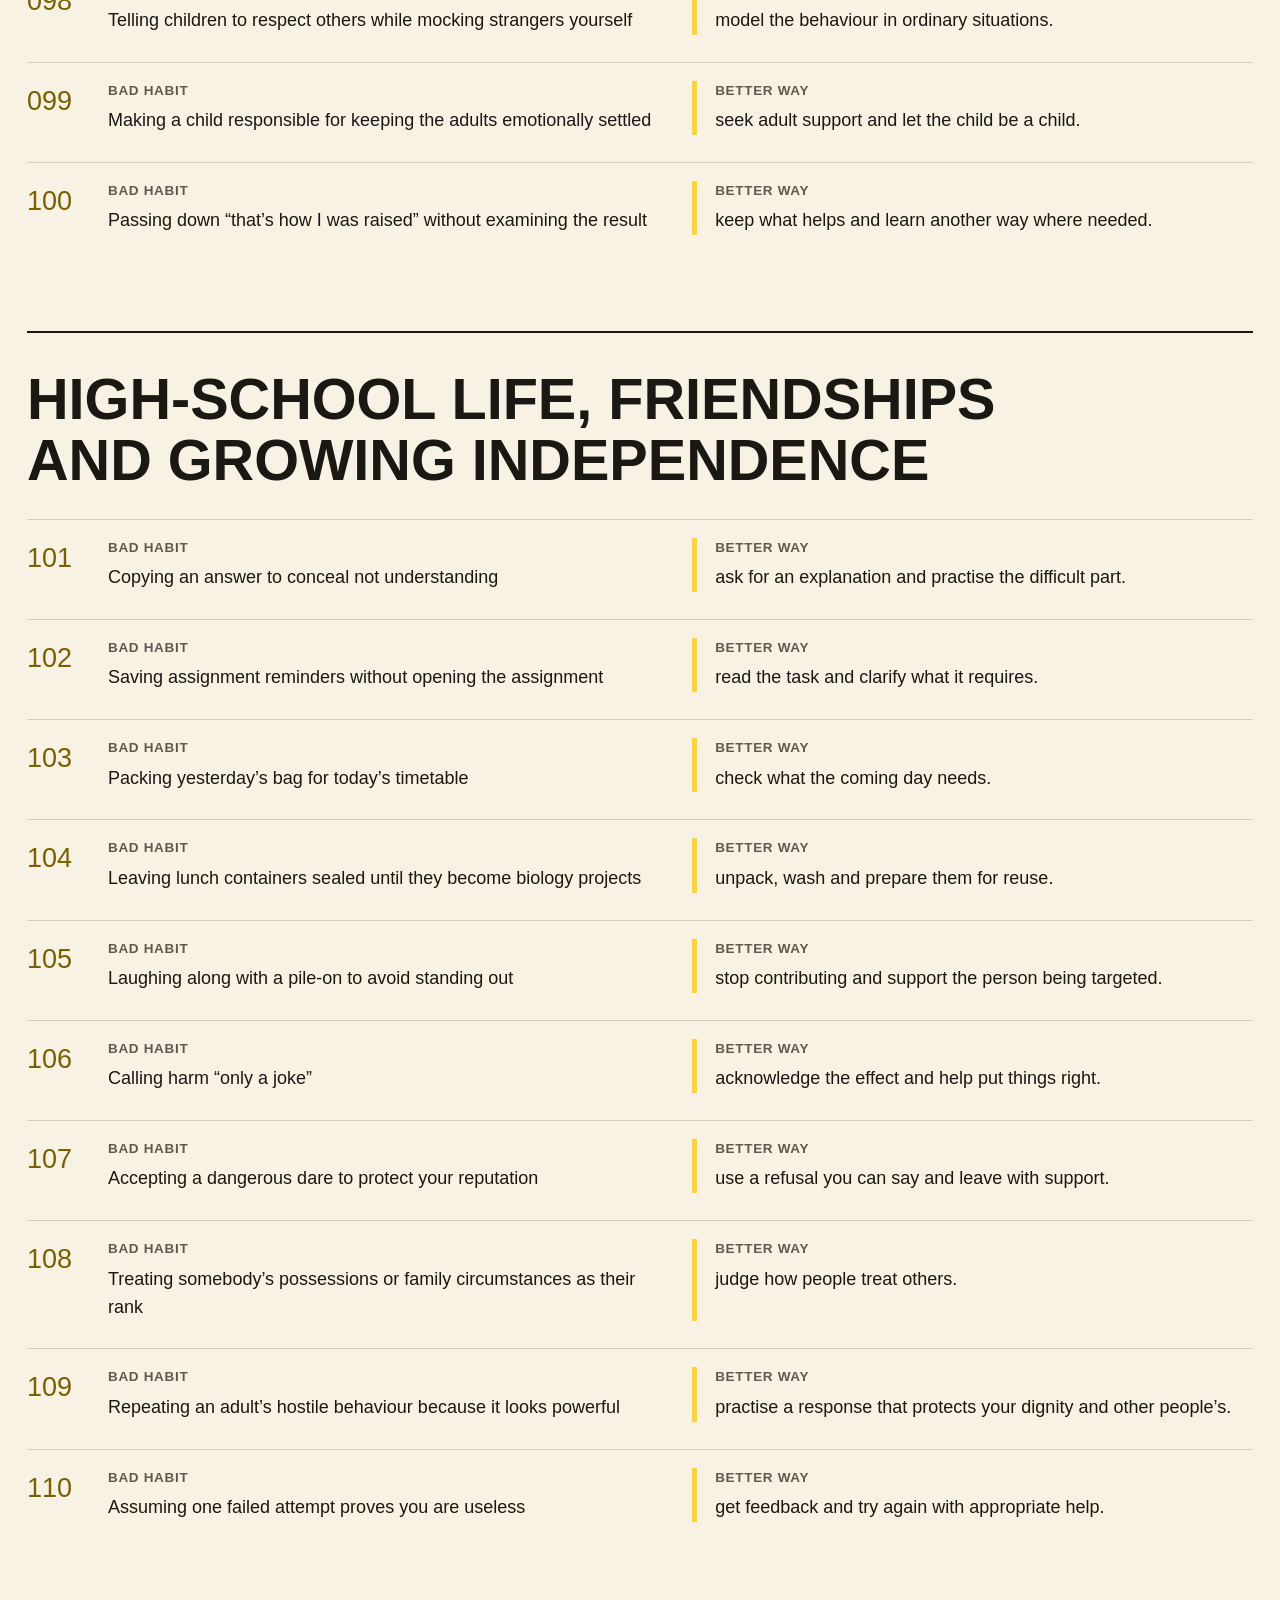
<file: habits.html>
<!doctype html><html lang="en-AU"><head><meta charset="utf-8"><meta name="viewport" content="width=device-width,initial-scale=1"><title>Habit ideas · Rough as Guts</title><meta name="description" content="190 familiar bad habits and useful ways forward, from the bathroom to the back paddock."><meta name="theme-color" content="#ffd52a"><link rel="canonical" href="https://auraofintelligence.github.io/rough-as-guts/habits.html"><link rel="icon" href="assets/favicon.svg" type="image/svg+xml"><link rel="stylesheet" href="styles.css?v=61c3d62bb7ed"><meta property="og:title" content="Habit ideas · Rough as Guts"><meta property="og:description" content="190 familiar bad habits and useful ways forward, from the bathroom to the back paddock."><meta property="og:type" content="website"><meta property="og:url" content="https://auraofintelligence.github.io/rough-as-guts/habits.html"><meta property="og:image" content="https://auraofintelligence.github.io/rough-as-guts/assets/generated/hero-habits.webp"><meta name="twitter:card" content="summary_large_image"><script src="site.js?v=37b8d5759d20" defer></script></head><body data-page="habits"><a class="skip-link" href="#main">Skip to content</a><header class="site-header"><a class="brand" href="index.html">ROUGH AS GUTS<small>GOOD LAUGHS. GOOD CHANGES.</small></a><button class="menu-toggle" aria-controls="main-nav" aria-expanded="false">Menu</button><nav id="main-nav" class="main-nav" aria-label="Main navigation"><a href="men.html">Men</a><a href="women.html">Women</a><a href="youth.html">Young Crew</a><a href="workplace.html">Worksites</a><a href="habits.html" aria-current="page">Habit ideas</a><a href="library.html">Original library</a><a href="systems.html">Systems</a><a href="pipeline.html">Product pipeline</a></nav><div class="read-tools" role="group" aria-label="Text size"><button id="text-smaller" aria-label="Smaller text">A−</button><button id="text-reset" aria-label="Reset text size">A</button><button id="text-larger" aria-label="Larger text">A+</button></div></header><main id="main"><section class="hero"><img class="hero-image" src="assets/generated/hero-habits.webp" alt="Adults and a teenager share practical jobs in an Australian yard, returning tools, planning suitable planting and checking household emergency supplies." fetchpriority="high" width="1536" height="1024"><div class="hero-copy"><span class="eyebrow">HABIT IDEAS · A WORKING LIST</span><h1>Less mucking about. More living.</h1><p class="lead">190 familiar bad habits and useful ways forward, from the bathroom to the back paddock.</p><div class="hero-actions"><a href="#ideas" class="button">Browse the ideas</a><a href="#gardening" class="button secondary">Gardening</a><a href="#prepping" class="button secondary">Prepping</a></div></div></section><div class="shout-strip">Joyful responsible abundance.</div><div class="container intro reading" id="inside"><p class="big-quote">Life hacks in reverse. A better way in reach.</p><p>A working bank for the men’s, women’s and young-crew editions. Each pair turns a familiar habit into a response someone can try, with help where needed. Swap the cast to suit the story. The aim is more health, trust, capability and time to enjoy life together.</p></div><section class="section container" id="ideas"><h2>Find a habit to turn around</h2><p>190 ideas across 17 areas. Each pairs a familiar bad habit with a useful response. Try the scenes with readers and see whether the change is clear and worth making.</p><div class="filters habit-filters"><div class="field"><label for="habit-search">Search the ideas</label><input id="habit-search" type="search" placeholder="Try towels, tools, seedlings or emergency kit"></div><div class="field"><label for="habit-topic">Choose an area of life</label><select id="habit-topic"><option value="">All areas</option><option value="personal-hygiene">Personal hygiene and looking after your body</option><option value="food-cooking">Food, cooking and eating</option><option value="cleaning-shared-spaces">Cleaning and shared spaces</option><option value="laundry-organisation">Laundry, possessions and domestic organisation</option><option value="time-attention">Time, attention and getting things finished</option><option value="money-buying">Money, buying and borrowing</option><option value="sleep-energy-exercise">Sleep, energy, exercise and recreation</option><option value="conversation-conflict">Conversation, frustration and conflict</option><option value="adult-relationships">Adult dating, affection and partnership</option><option value="parenting-example">Parenting and the example adults set</option><option value="school-friendships">High-school life, friendships and growing independence</option><option value="phones-online">Phones, gaming and online behaviour</option><option value="worksites-workshops">Worksites, workshops and earning trust</option><option value="camps-travel-outdoors">FIFO camps, travel and the outdoors</option><option value="friends-clubs-community">Friends, neighbours, clubs and enjoying life together</option><option value="gardening">Gardening</option><option value="prepping">Prepping and emergency preparedness</option></select></div></div><p class="results-count" id="habit-count" role="status">190 of 190 ideas</p><details class="habit-topic-index"><summary>Jump to one of the 17 areas</summary><nav class="habit-topics" aria-label="Habit topics"><a href="#personal-hygiene" class="">Personal hygiene and looking after your body</a><a href="#food-cooking" class="">Food, cooking and eating</a><a href="#cleaning-shared-spaces" class="">Cleaning and shared spaces</a><a href="#laundry-organisation" class="">Laundry, possessions and domestic organisation</a><a href="#time-attention" class="">Time, attention and getting things finished</a><a href="#money-buying" class="">Money, buying and borrowing</a><a href="#sleep-energy-exercise" class="">Sleep, energy, exercise and recreation</a><a href="#conversation-conflict" class="">Conversation, frustration and conflict</a><a href="#adult-relationships" class="">Adult dating, affection and partnership</a><a href="#parenting-example" class="">Parenting and the example adults set</a><a href="#school-friendships" class="">High-school life, friendships and growing independence</a><a href="#phones-online" class="">Phones, gaming and online behaviour</a><a href="#worksites-workshops" class="">Worksites, workshops and earning trust</a><a href="#camps-travel-outdoors" class="">FIFO camps, travel and the outdoors</a><a href="#friends-clubs-community" class="">Friends, neighbours, clubs and enjoying life together</a><a href="#gardening" class="">Gardening</a><a href="#prepping" class="">Prepping and emergency preparedness</a></nav></details><p class="habit-key"><strong>Bad habit</strong><span aria-hidden="true"> → </span><strong>Better way</strong></p></section><div id="habit-groups"><section class="section container habit-group" id="personal-hygiene" data-topic="personal-hygiene"><h2>Personal hygiene and looking after your body</h2><ol class="habit-list" start="1"><li class="habit-item" id="habit-001" value="1"><span class="habit-number" aria-hidden="true">001</span><p class="habit-bad"><span class="habit-label">Bad habit</span>Using deodorant to extend the working life of dirty clothes</p><p class="habit-better"><span class="habit-label">Better way</span>wash yourself and wear clean clothes.</p></li><li class="habit-item" id="habit-002" value="2"><span class="habit-number" aria-hidden="true">002</span><p class="habit-bad"><span class="habit-label">Bad habit</span>Brushing your teeth only when someone important might smell them</p><p class="habit-better"><span class="habit-label">Better way</span>make dental care an everyday routine.</p></li><li class="habit-item" id="habit-003" value="3"><span class="habit-number" aria-hidden="true">003</span><p class="habit-bad"><span class="habit-label">Bad habit</span>Leaving the wet towel in a floor heap, then complaining it smells</p><p class="habit-better"><span class="habit-label">Better way</span>hang it to dry and wash it regularly.</p></li><li class="habit-item" id="habit-004" value="4"><span class="habit-number" aria-hidden="true">004</span><p class="habit-bad"><span class="habit-label">Bad habit</span>Leaving beard trimmings, hair or makeup residue as a bathroom signature</p><p class="habit-better"><span class="habit-label">Better way</span>clean up after yourself.</p></li><li class="habit-item" id="habit-005" value="5"><span class="habit-number" aria-hidden="true">005</span><p class="habit-bad"><span class="habit-label">Bad habit</span>Emptying the toilet roll without appointing a successor</p><p class="habit-better"><span class="habit-label">Better way</span>replace it before leaving.</p></li><li class="habit-item" id="habit-006" value="6"><span class="habit-number" aria-hidden="true">006</span><p class="habit-bad"><span class="habit-label">Bad habit</span>Treating handwashing as an optional finishing touch</p><p class="habit-better"><span class="habit-label">Better way</span>wash at the relevant times, including before preparing food.</p></li><li class="habit-item" id="habit-007" value="7"><span class="habit-number" aria-hidden="true">007</span><p class="habit-bad"><span class="habit-label">Bad habit</span>Sharing personal care items because ownership seems complicated</p><p class="habit-better"><span class="habit-label">Better way</span>keep personal items separate and care for them properly.</p></li><li class="habit-item" id="habit-008" value="8"><span class="habit-number" aria-hidden="true">008</span><p class="habit-bad"><span class="habit-label">Bad habit</span>Wearing yesterday’s sweaty sports gear because it has dried</p><p class="habit-better"><span class="habit-label">Better way</span>wash it and prepare clean gear.</p></li><li class="habit-item" id="habit-009" value="9"><span class="habit-number" aria-hidden="true">009</span><p class="habit-bad"><span class="habit-label">Bad habit</span>Ignoring a persistent health concern because mentioning it would make it official</p><p class="habit-better"><span class="habit-label">Better way</span>seek suitable professional advice.</p></li><li class="habit-item" id="habit-010" value="10"><span class="habit-number" aria-hidden="true">010</span><p class="habit-bad"><span class="habit-label">Bad habit</span>Mocking someone for taking care of themselves</p><p class="habit-better"><span class="habit-label">Better way</span>support the habit and consider what you could learn.</p></li></ol><p class="caption habit-sources">Useful guidance: <a href="https://www.healthdirect.gov.au/healthy-living/hygiene-and-protection/teeth-cleaning" class="">Healthdirect: dental care and teeth cleaning</a></p></section><section class="section container habit-group" id="food-cooking" data-topic="food-cooking"><h2>Food, cooking and eating</h2><ol class="habit-list" start="11"><li class="habit-item" id="habit-011" value="11"><span class="habit-number" aria-hidden="true">011</span><p class="habit-bad"><span class="habit-label">Bad habit</span>Shopping for the organised person you imagine becoming</p><p class="habit-better"><span class="habit-label">Better way</span>plan meals you can realistically prepare and enjoy.</p></li><li class="habit-item" id="habit-012" value="12"><span class="habit-number" aria-hidden="true">012</span><p class="habit-bad"><span class="habit-label">Bad habit</span>Buying a fourth sauce bottle because checking the cupboard takes effort</p><p class="habit-better"><span class="habit-label">Better way</span>check supplies before shopping.</p></li><li class="habit-item" id="habit-013" value="13"><span class="habit-number" aria-hidden="true">013</span><p class="habit-bad"><span class="habit-label">Bad habit</span>Starting dinner before discovering what the recipe requires</p><p class="habit-better"><span class="habit-label">Better way</span>read the method and organise the ingredients and equipment.</p></li><li class="habit-item" id="habit-014" value="14"><span class="habit-number" aria-hidden="true">014</span><p class="habit-bad"><span class="habit-label">Bad habit</span>Keeping a fridge full of unidentified historic events</p><p class="habit-better"><span class="habit-label">Better way</span>label stored food and follow storage and use instructions.</p></li><li class="habit-item" id="habit-015" value="15"><span class="habit-number" aria-hidden="true">015</span><p class="habit-bad"><span class="habit-label">Bad habit</span>Treating a sniff as a complete food-safety assessment</p><p class="habit-better"><span class="habit-label">Better way</span>use proper storage guidance and date information.</p></li><li class="habit-item" id="habit-016" value="16"><span class="habit-number" aria-hidden="true">016</span><p class="habit-bad"><span class="habit-label">Bad habit</span>Eating straight from a shared container, then returning it for everyone</p><p class="habit-better"><span class="habit-label">Better way</span>serve your portion using clean utensils.</p></li><li class="habit-item" id="habit-017" value="17"><span class="habit-number" aria-hidden="true">017</span><p class="habit-bad"><span class="habit-label">Bad habit</span>Returning empty packets to the cupboard</p><p class="habit-better"><span class="habit-label">Better way</span>dispose of them and update the shopping list.</p></li><li class="habit-item" id="habit-018" value="18"><span class="habit-number" aria-hidden="true">018</span><p class="habit-bad"><span class="habit-label">Bad habit</span>Calling a bench full of cooking mess “the chef’s privilege”</p><p class="habit-better"><span class="habit-label">Better way</span>include cleaning in the cooking job.</p></li><li class="habit-item" id="habit-019" value="19"><span class="habit-number" aria-hidden="true">019</span><p class="habit-bad"><span class="habit-label">Bad habit</span>Buying takeaway because the groceries require too much imagination</p><p class="habit-better"><span class="habit-label">Better way</span>keep a few achievable meals in your repertoire.</p></li><li class="habit-item" id="habit-020" value="20"><span class="habit-number" aria-hidden="true">020</span><p class="habit-bad"><span class="habit-label">Bad habit</span>Criticising every meal while contributing only appetite</p><p class="habit-better"><span class="habit-label">Better way</span>help plan, prepare, serve or clean up.</p></li></ol><p class="caption habit-sources">Useful guidance: <a href="https://www.eatforhealth.gov.au/eating-well/tips-eating-well/meal-planning" class="">Eat for Health: meal planning</a> · <a href="https://www.qld.gov.au/health/staying-healthy/food-pantry/food-safety-for-consumers/food-safety-and-your-health/signs-of-potentially-unsafe-food" class="">Queensland Health: recognising potentially unsafe food</a></p></section><section class="section container habit-group" id="cleaning-shared-spaces" data-topic="cleaning-shared-spaces"><h2>Cleaning and shared spaces</h2><ol class="habit-list" start="21"><li class="habit-item" id="habit-021" value="21"><span class="habit-number" aria-hidden="true">021</span><p class="habit-bad"><span class="habit-label">Bad habit</span>Building a rubbish sculpture above the bin</p><p class="habit-better"><span class="habit-label">Better way</span>empty it before the contents develop architecture.</p></li><li class="habit-item" id="habit-022" value="22"><span class="habit-number" aria-hidden="true">022</span><p class="habit-bad"><span class="habit-label">Bad habit</span>Putting rubbish beside the bin to save opening the lid</p><p class="habit-better"><span class="habit-label">Better way</span>put it in the appropriate bin.</p></li><li class="habit-item" id="habit-023" value="23"><span class="habit-number" aria-hidden="true">023</span><p class="habit-bad"><span class="habit-label">Bad habit</span>Leaving dishes “to soak” until somebody else takes over</p><p class="habit-better"><span class="habit-label">Better way</span>wash, dry and put away your share.</p></li><li class="habit-item" id="habit-024" value="24"><span class="habit-number" aria-hidden="true">024</span><p class="habit-bad"><span class="habit-label">Bad habit</span>Vacuuming around the same piles every week</p><p class="habit-better"><span class="habit-label">Better way</span>put things away so the floor can be cleaned.</p></li><li class="habit-item" id="habit-025" value="25"><span class="habit-number" aria-hidden="true">025</span><p class="habit-bad"><span class="habit-label">Bad habit</span>Giving every room the same treatment with one filthy cloth</p><p class="habit-better"><span class="habit-label">Better way</span>use suitable cleaning equipment and keep it clean.</p></li><li class="habit-item" id="habit-026" value="26"><span class="habit-number" aria-hidden="true">026</span><p class="habit-bad"><span class="habit-label">Bad habit</span>Cleaning only the section visitors can see</p><p class="habit-better"><span class="habit-label">Better way</span>agree what the job includes and finish it.</p></li><li class="habit-item" id="habit-027" value="27"><span class="habit-number" aria-hidden="true">027</span><p class="habit-bad"><span class="habit-label">Bad habit</span>Moving clutter from one room into another</p><p class="habit-better"><span class="habit-label">Better way</span>decide where it belongs, whether it is needed and who owns it.</p></li><li class="habit-item" id="habit-028" value="28"><span class="habit-number" aria-hidden="true">028</span><p class="habit-bad"><span class="habit-label">Bad habit</span>Leaving spills for the household’s mysterious cleaning spirit</p><p class="habit-better"><span class="habit-label">Better way</span>deal with them appropriately and promptly.</p></li><li class="habit-item" id="habit-029" value="29"><span class="habit-number" aria-hidden="true">029</span><p class="habit-bad"><span class="habit-label">Bad habit</span>Keeping broken cleaning equipment because buying it counted as effort</p><p class="habit-better"><span class="habit-label">Better way</span>maintain or replace it.</p></li><li class="habit-item" id="habit-030" value="30"><span class="habit-number" aria-hidden="true">030</span><p class="habit-bad"><span class="habit-label">Bad habit</span>Treating a shared toilet as somebody else’s problem</p><p class="habit-better"><span class="habit-label">Better way</span>leave it clean and supplied for the next person.</p></li></ol></section><section class="section container habit-group" id="laundry-organisation" data-topic="laundry-organisation"><h2>Laundry, possessions and domestic organisation</h2><ol class="habit-list" start="31"><li class="habit-item" id="habit-031" value="31"><span class="habit-number" aria-hidden="true">031</span><p class="habit-bad"><span class="habit-label">Bad habit</span>Promoting a chair to permanent clothes storage</p><p class="habit-better"><span class="habit-label">Better way</span>sort washing from clothes ready to put away.</p></li><li class="habit-item" id="habit-032" value="32"><span class="habit-number" aria-hidden="true">032</span><p class="habit-bad"><span class="habit-label">Bad habit</span>Leaving laundry in the machine until the next person excavates it</p><p class="habit-better"><span class="habit-label">Better way</span>finish washing, drying and putting away.</p></li><li class="habit-item" id="habit-033" value="33"><span class="habit-number" aria-hidden="true">033</span><p class="habit-bad"><span class="habit-label">Bad habit</span>Keeping clean and dirty clothes in one democratic heap</p><p class="habit-better"><span class="habit-label">Better way</span>give them separate, usable places.</p></li><li class="habit-item" id="habit-034" value="34"><span class="habit-number" aria-hidden="true">034</span><p class="habit-bad"><span class="habit-label">Bad habit</span>Starting every departure with a search for keys, glasses and phone</p><p class="habit-better"><span class="habit-label">Better way</span>give essentials a consistent home.</p></li><li class="habit-item" id="habit-035" value="35"><span class="habit-number" aria-hidden="true">035</span><p class="habit-bad"><span class="habit-label">Bad habit</span>Buying storage containers instead of deciding what to keep</p><p class="habit-better"><span class="habit-label">Better way</span>sort possessions before buying more storage.</p></li><li class="habit-item" id="habit-036" value="36"><span class="habit-number" aria-hidden="true">036</span><p class="habit-bad"><span class="habit-label">Bad habit</span>Bringing home another “easy restoration” while six projects block the garage</p><p class="habit-better"><span class="habit-label">Better way</span>assess the work, space and actual use first.</p></li><li class="habit-item" id="habit-037" value="37"><span class="habit-number" aria-hidden="true">037</span><p class="habit-bad"><span class="habit-label">Bad habit</span>Keeping broken things indefinitely because they might become useful</p><p class="habit-better"><span class="habit-label">Better way</span>repair, pass on or dispose of them deliberately.</p></li><li class="habit-item" id="habit-038" value="38"><span class="habit-number" aria-hidden="true">038</span><p class="habit-bad"><span class="habit-label">Bad habit</span>Putting something somewhere “safe” that changes every time</p><p class="habit-better"><span class="habit-label">Better way</span>use a place you can remember and retrieve it from.</p></li><li class="habit-item" id="habit-039" value="39"><span class="habit-number" aria-hidden="true">039</span><p class="habit-bad"><span class="habit-label">Bad habit</span>Using the last shared supply and developing selective blindness</p><p class="habit-better"><span class="habit-label">Better way</span>refill it, replace it or tell the household.</p></li><li class="habit-item" id="habit-040" value="40"><span class="habit-number" aria-hidden="true">040</span><p class="habit-bad"><span class="habit-label">Bad habit</span>Keeping everyone’s belongings mixed together, then blaming them for losing things</p><p class="habit-better"><span class="habit-label">Better way</span>agree accessible places and respect them.</p></li></ol></section><section class="section container habit-group" id="time-attention" data-topic="time-attention"><h2>Time, attention and getting things finished</h2><ol class="habit-list" start="41"><li class="habit-item" id="habit-041" value="41"><span class="habit-number" aria-hidden="true">041</span><p class="habit-bad"><span class="habit-label">Bad habit</span>Snoozing every reminder until it becomes background music</p><p class="habit-better"><span class="habit-label">Better way</span>act on it or deliberately reschedule it.</p></li><li class="habit-item" id="habit-042" value="42"><span class="habit-number" aria-hidden="true">042</span><p class="habit-bad"><span class="habit-label">Bad habit</span>Saving an appointment screenshot and expecting destiny to remind you</p><p class="habit-better"><span class="habit-label">Better way</span>put the commitment in a usable calendar.</p></li><li class="habit-item" id="habit-043" value="43"><span class="habit-number" aria-hidden="true">043</span><p class="habit-bad"><span class="habit-label">Bad habit</span>Planning an arrival time without allowing for getting ready or travelling</p><p class="habit-better"><span class="habit-label">Better way</span>plan the whole departure.</p></li><li class="habit-item" id="habit-044" value="44"><span class="habit-number" aria-hidden="true">044</span><p class="habit-bad"><span class="habit-label">Bad habit</span>Saying yes to commitments that cannot all fit</p><p class="habit-better"><span class="habit-label">Better way</span>give an honest answer before others depend on it.</p></li><li class="habit-item" id="habit-045" value="45"><span class="habit-number" aria-hidden="true">045</span><p class="habit-bad"><span class="habit-label">Bad habit</span>Starting another project whenever the current one becomes unglamorous</p><p class="habit-better"><span class="habit-label">Better way</span>finish, pause or retire projects deliberately.</p></li><li class="habit-item" id="habit-046" value="46"><span class="habit-number" aria-hidden="true">046</span><p class="habit-bad"><span class="habit-label">Bad habit</span>Watching tutorials instead of practising</p><p class="habit-better"><span class="habit-label">Better way</span>use suitable instruction and actually try the skill.</p></li><li class="habit-item" id="habit-047" value="47"><span class="habit-number" aria-hidden="true">047</span><p class="habit-bad"><span class="habit-label">Bad habit</span>Rewriting the to-do list as a substitute for doing it</p><p class="habit-better"><span class="habit-label">Better way</span>choose a real task and work through it.</p></li><li class="habit-item" id="habit-048" value="48"><span class="habit-number" aria-hidden="true">048</span><p class="habit-bad"><span class="habit-label">Bad habit</span>Checking every notification while complaining about interruptions</p><p class="habit-better"><span class="habit-label">Better way</span>choose when to check messages.</p></li><li class="habit-item" id="habit-049" value="49"><span class="habit-number" aria-hidden="true">049</span><p class="habit-bad"><span class="habit-label">Bad habit</span>Calling something “nearly finished” while everyone waits for the usable result</p><p class="habit-better"><span class="habit-label">Better way</span>agree what finished means.</p></li><li class="habit-item" id="habit-050" value="50"><span class="habit-number" aria-hidden="true">050</span><p class="habit-bad"><span class="habit-label">Bad habit</span>Treating asking for help as proof of incompetence</p><p class="habit-better"><span class="habit-label">Better way</span>ask a useful question and learn the part you do not know.</p></li></ol></section><section class="section container habit-group" id="money-buying" data-topic="money-buying"><h2>Money, buying and borrowing</h2><ol class="habit-list" start="51"><li class="habit-item" id="habit-051" value="51"><span class="habit-number" aria-hidden="true">051</span><p class="habit-bad"><span class="habit-label">Bad habit</span>Buying something because it is discounted rather than wanted</p><p class="habit-better"><span class="habit-label">Better way</span>check the need, total cost and budget.</p></li><li class="habit-item" id="habit-052" value="52"><span class="habit-number" aria-hidden="true">052</span><p class="habit-bad"><span class="habit-label">Bad habit</span>Avoiding the bank balance so the money can enjoy its privacy</p><p class="habit-better"><span class="habit-label">Better way</span>review spending and upcoming commitments.</p></li><li class="habit-item" id="habit-053" value="53"><span class="habit-number" aria-hidden="true">053</span><p class="habit-bad"><span class="habit-label">Bad habit</span>Collecting subscriptions you no longer remember joining</p><p class="habit-better"><span class="habit-label">Better way</span>review recurring charges and cancel unused services.</p></li><li class="habit-item" id="habit-054" value="54"><span class="habit-number" aria-hidden="true">054</span><p class="habit-bad"><span class="habit-label">Bad habit</span>Treating several instalment purchases as several tiny prices</p><p class="habit-better"><span class="habit-label">Better way</span>consider all repayments together.</p></li><li class="habit-item" id="habit-055" value="55"><span class="habit-number" aria-hidden="true">055</span><p class="habit-bad"><span class="habit-label">Bad habit</span>Buying duplicates because finding the original seems harder</p><p class="habit-better"><span class="habit-label">Better way</span>check what you own first.</p></li><li class="habit-item" id="habit-056" value="56"><span class="habit-number" aria-hidden="true">056</span><p class="habit-bad"><span class="habit-label">Bad habit</span>Borrowing on terms that become conveniently vague</p><p class="habit-better"><span class="habit-label">Better way</span>agree the terms and keep your promise.</p></li><li class="habit-item" id="habit-057" value="57"><span class="habit-number" aria-hidden="true">057</span><p class="habit-bad"><span class="habit-label">Bad habit</span>Lending money you need for your own commitments to avoid an awkward conversation</p><p class="habit-better"><span class="habit-label">Better way</span>set an honest boundary.</p></li><li class="habit-item" id="habit-058" value="58"><span class="habit-number" aria-hidden="true">058</span><p class="habit-bad"><span class="habit-label">Bad habit</span>Hiding purchases from someone who shares the financial consequences</p><p class="habit-better"><span class="habit-label">Better way</span>discuss the shared budget and decisions.</p></li><li class="habit-item" id="habit-059" value="59"><span class="habit-number" aria-hidden="true">059</span><p class="habit-bad"><span class="habit-label">Bad habit</span>Keeping receipts in six vehicles and three washing machines</p><p class="habit-better"><span class="habit-label">Better way</span>keep purchase records somewhere retrievable.</p></li><li class="habit-item" id="habit-060" value="60"><span class="habit-number" aria-hidden="true">060</span><p class="habit-bad"><span class="habit-label">Bad habit</span>Spending to look successful while neglecting things you actually value</p><p class="habit-better"><span class="habit-label">Better way</span>decide what you want your money to make possible.</p></li></ol><p class="caption habit-sources">Useful guidance: <a href="https://moneysmart.gov.au/other-ways-to-borrow/buy-now-pay-later-services" class="">ASIC MoneySmart: buy now pay later services</a></p></section><section class="section container habit-group" id="sleep-energy-exercise" data-topic="sleep-energy-exercise"><h2>Sleep, energy, exercise and recreation</h2><ol class="habit-list" start="61"><li class="habit-item" id="habit-061" value="61"><span class="habit-number" aria-hidden="true">061</span><p class="habit-bad"><span class="habit-label">Bad habit</span>Treating bedtime as the beginning of tomorrow’s scrolling</p><p class="habit-better"><span class="habit-label">Better way</span>make room for a workable wind-down and sleep routine.</p></li><li class="habit-item" id="habit-062" value="62"><span class="habit-number" aria-hidden="true">062</span><p class="habit-bad"><span class="habit-label">Bad habit</span>Giving everyone nearby front-row access to your late-night videos</p><p class="habit-better"><span class="habit-label">Better way</span>use headphones and respect their rest.</p></li><li class="habit-item" id="habit-063" value="63"><span class="habit-number" aria-hidden="true">063</span><p class="habit-bad"><span class="habit-label">Bad habit</span>Buying exercise equipment for a person who never arrives</p><p class="habit-better"><span class="habit-label">Better way</span>choose movement you can realistically enjoy and return to.</p></li><li class="habit-item" id="habit-064" value="64"><span class="habit-number" aria-hidden="true">064</span><p class="habit-bad"><span class="habit-label">Bad habit</span>Collecting workout videos while remaining seated through all of them</p><p class="habit-better"><span class="habit-label">Better way</span>choose an appropriate activity and participate.</p></li><li class="habit-item" id="habit-065" value="65"><span class="habit-number" aria-hidden="true">065</span><p class="habit-bad"><span class="habit-label">Bad habit</span>Turning every friendly game into a personal selection trial</p><p class="habit-better"><span class="habit-label">Better way</span>agree the spirit of the game and include everyone’s enjoyment.</p></li><li class="habit-item" id="habit-066" value="66"><span class="habit-number" aria-hidden="true">066</span><p class="habit-bad"><span class="habit-label">Bad habit</span>Copying someone else’s training without understanding it</p><p class="habit-better"><span class="habit-label">Better way</span>get suitable guidance for your ability and circumstances.</p></li><li class="habit-item" id="habit-067" value="67"><span class="habit-number" aria-hidden="true">067</span><p class="habit-bad"><span class="habit-label">Bad habit</span>Treating pain or exhaustion as a competition</p><p class="habit-better"><span class="habit-label">Better way</span>pause and seek appropriate advice.</p></li><li class="habit-item" id="habit-068" value="68"><span class="habit-number" aria-hidden="true">068</span><p class="habit-bad"><span class="habit-label">Bad habit</span>Scheduling every spare moment until leisure becomes another shift</p><p class="habit-better"><span class="habit-label">Better way</span>protect time for rest and unstructured enjoyment.</p></li><li class="habit-item" id="habit-069" value="69"><span class="habit-number" aria-hidden="true">069</span><p class="habit-bad"><span class="habit-label">Bad habit</span>Making every social gathering depend on drinking</p><p class="habit-better"><span class="habit-label">Better way</span>include enjoyable options that do not depend on alcohol.</p></li><li class="habit-item" id="habit-070" value="70"><span class="habit-number" aria-hidden="true">070</span><p class="habit-bad"><span class="habit-label">Bad habit</span>Abandoning an activity because you were not immediately impressive</p><p class="habit-better"><span class="habit-label">Better way</span>practise with support and notice what improves.</p></li></ol><p class="caption habit-sources">Useful guidance: <a href="https://www.healthdirect.gov.au/sleep" class="">Healthdirect: sleep</a></p></section><section class="section container habit-group" id="conversation-conflict" data-topic="conversation-conflict"><h2>Conversation, frustration and conflict</h2><ol class="habit-list" start="71"><li class="habit-item" id="habit-071" value="71"><span class="habit-number" aria-hidden="true">071</span><p class="habit-bad"><span class="habit-label">Bad habit</span>Preparing your next story while somebody else speaks</p><p class="habit-better"><span class="habit-label">Better way</span>listen and ask a relevant follow-up.</p></li><li class="habit-item" id="habit-072" value="72"><span class="habit-number" aria-hidden="true">072</span><p class="habit-bad"><span class="habit-label">Bad habit</span>Turning every conversation into a comparison you must win</p><p class="habit-better"><span class="habit-label">Better way</span>let another person’s experience stand on its own.</p></li><li class="habit-item" id="habit-073" value="73"><span class="habit-number" aria-hidden="true">073</span><p class="habit-bad"><span class="habit-label">Bad habit</span>Giving instructions when a friend wanted someone to listen</p><p class="habit-better"><span class="habit-label">Better way</span>ask what kind of support would help.</p></li><li class="habit-item" id="habit-074" value="74"><span class="habit-number" aria-hidden="true">074</span><p class="habit-bad"><span class="habit-label">Bad habit</span>Delivering an apology with a fully loaded “but”</p><p class="habit-better"><span class="habit-label">Better way</span>name your action, acknowledge its effect and make amends.</p></li><li class="habit-item" id="habit-075" value="75"><span class="habit-number" aria-hidden="true">075</span><p class="habit-bad"><span class="habit-label">Bad habit</span>Saving unrelated complaints for the next argument</p><p class="habit-better"><span class="habit-label">Better way</span>discuss one specific issue at a suitable time.</p></li><li class="habit-item" id="habit-076" value="76"><span class="habit-number" aria-hidden="true">076</span><p class="habit-bad"><span class="habit-label">Bad habit</span>Sending the furious message while your thumbs are still at full throttle</p><p class="habit-better"><span class="habit-label">Better way</span>pause and rewrite the actual concern or request.</p></li><li class="habit-item" id="habit-077" value="77"><span class="habit-number" aria-hidden="true">077</span><p class="habit-bad"><span class="habit-label">Bad habit</span>Treating a changed opinion as a public defeat</p><p class="habit-better"><span class="habit-label">Better way</span>acknowledge new information and update your view.</p></li><li class="habit-item" id="habit-078" value="78"><span class="habit-number" aria-hidden="true">078</span><p class="habit-bad"><span class="habit-label">Bad habit</span>Using “I’m just honest” to excuse unnecessary cruelty</p><p class="habit-better"><span class="habit-label">Better way</span>be truthful with care and a useful purpose.</p></li><li class="habit-item" id="habit-079" value="79"><span class="habit-number" aria-hidden="true">079</span><p class="habit-bad"><span class="habit-label">Bad habit</span>Taking a bad day out on everyone within reach</p><p class="habit-better"><span class="habit-label">Better way</span>explain that you are struggling and ask for space or help.</p></li><li class="habit-item" id="habit-080" value="80"><span class="habit-number" aria-hidden="true">080</span><p class="habit-bad"><span class="habit-label">Bad habit</span>Continuing the joke after its target stops laughing</p><p class="habit-better"><span class="habit-label">Better way</span>stop, listen and repair the interaction.</p></li></ol></section><section class="section container habit-group" id="adult-relationships" data-topic="adult-relationships"><h2>Adult dating, affection and partnership</h2><ol class="habit-list" start="81"><li class="habit-item" id="habit-081" value="81"><span class="habit-number" aria-hidden="true">081</span><p class="habit-bad"><span class="habit-label">Bad habit</span>Treating a date as an audition for your autobiography</p><p class="habit-better"><span class="habit-label">Better way</span>show curiosity and make room for their story.</p></li><li class="habit-item" id="habit-082" value="82"><span class="habit-number" aria-hidden="true">082</span><p class="habit-bad"><span class="habit-label">Bad habit</span>Negotiating a declined invitation like a used-car purchase</p><p class="habit-better"><span class="habit-label">Better way</span>accept the answer without pressure.</p></li><li class="habit-item" id="habit-083" value="83"><span class="habit-number" aria-hidden="true">083</span><p class="habit-bad"><span class="habit-label">Bad habit</span>Assuming affection gives permission for whatever comes next</p><p class="habit-better"><span class="habit-label">Better way</span>check that the other person wants the same thing.</p></li><li class="habit-item" id="habit-084" value="84"><span class="habit-number" aria-hidden="true">084</span><p class="habit-bad"><span class="habit-label">Bad habit</span>Expecting a partner to read clues instead of hearing a request</p><p class="habit-better"><span class="habit-label">Better way</span>say what you need clearly and respectfully.</p></li><li class="habit-item" id="habit-085" value="85"><span class="habit-number" aria-hidden="true">085</span><p class="habit-bad"><span class="habit-label">Bad habit</span>Calling jealousy proof of love</p><p class="habit-better"><span class="habit-label">Better way</span>discuss boundaries without monitoring or controlling the other person.</p></li><li class="habit-item" id="habit-086" value="86"><span class="habit-number" aria-hidden="true">086</span><p class="habit-bad"><span class="habit-label">Bad habit</span>Keeping a secret scoreboard of every favour</p><p class="habit-better"><span class="habit-label">Better way</span>talk about whether the arrangement feels fair.</p></li><li class="habit-item" id="habit-087" value="87"><span class="habit-number" aria-hidden="true">087</span><p class="habit-bad"><span class="habit-label">Bad habit</span>Announcing “I would have helped if you’d asked” after watching the job happen</p><p class="habit-better"><span class="habit-label">Better way</span>agree responsibilities and own your share.</p></li><li class="habit-item" id="habit-088" value="88"><span class="habit-number" aria-hidden="true">088</span><p class="habit-bad"><span class="habit-label">Bad habit</span>Leaving one person to organise every enjoyable occasion</p><p class="habit-better"><span class="habit-label">Better way</span>contribute ideas, preparation and follow-through.</p></li><li class="habit-item" id="habit-089" value="89"><span class="habit-number" aria-hidden="true">089</span><p class="habit-bad"><span class="habit-label">Bad habit</span>Making jokes about your partner’s private vulnerabilities in public</p><p class="habit-better"><span class="habit-label">Better way</span>protect their dignity and keep private matters private.</p></li><li class="habit-item" id="habit-090" value="90"><span class="habit-number" aria-hidden="true">090</span><p class="habit-bad"><span class="habit-label">Bad habit</span>Expecting romance to survive on whatever attention is left over</p><p class="habit-better"><span class="habit-label">Better way</span>agree time to enjoy each other’s company.</p></li></ol></section><section class="section container habit-group" id="parenting-example" data-topic="parenting-example"><h2>Parenting and the example adults set</h2><ol class="habit-list" start="91"><li class="habit-item" id="habit-091" value="91"><span class="habit-number" aria-hidden="true">091</span><p class="habit-bad"><span class="habit-label">Bad habit</span>Shouting “stop shouting” from the opposite end of the house</p><p class="habit-better"><span class="habit-label">Better way</span>move closer and model the voice you want.</p></li><li class="habit-item" id="habit-092" value="92"><span class="habit-number" aria-hidden="true">092</span><p class="habit-bad"><span class="habit-label">Bad habit</span>Demanding apologies while refusing to give them</p><p class="habit-better"><span class="habit-label">Better way</span>demonstrate acknowledging mistakes and repairing harm.</p></li><li class="habit-item" id="habit-093" value="93"><span class="habit-number" aria-hidden="true">093</span><p class="habit-bad"><span class="habit-label">Bad habit</span>Calling every question backchat</p><p class="habit-better"><span class="habit-label">Better way</span>hear the question before deciding how to respond.</p></li><li class="habit-item" id="habit-094" value="94"><span class="habit-number" aria-hidden="true">094</span><p class="habit-bad"><span class="habit-label">Bad habit</span>Doing every manageable task for a child, then calling them incapable</p><p class="habit-better"><span class="habit-label">Better way</span>demonstrate, practise together and hand over responsibility.</p></li><li class="habit-item" id="habit-095" value="95"><span class="habit-number" aria-hidden="true">095</span><p class="habit-bad"><span class="habit-label">Bad habit</span>Expecting children to know household skills nobody taught them</p><p class="habit-better"><span class="habit-label">Better way</span>show the steps and allow supported practice.</p></li><li class="habit-item" id="habit-096" value="96"><span class="habit-number" aria-hidden="true">096</span><p class="habit-bad"><span class="habit-label">Bad habit</span>Promising family time while remaining absorbed in your phone</p><p class="habit-better"><span class="habit-label">Better way</span>protect a period of available attention.</p></li><li class="habit-item" id="habit-097" value="97"><span class="habit-number" aria-hidden="true">097</span><p class="habit-bad"><span class="habit-label">Bad habit</span>Comparing siblings as a motivational strategy</p><p class="habit-better"><span class="habit-label">Better way</span>recognise individual effort, needs and progress.</p></li><li class="habit-item" id="habit-098" value="98"><span class="habit-number" aria-hidden="true">098</span><p class="habit-bad"><span class="habit-label">Bad habit</span>Telling children to respect others while mocking strangers yourself</p><p class="habit-better"><span class="habit-label">Better way</span>model the behaviour in ordinary situations.</p></li><li class="habit-item" id="habit-099" value="99"><span class="habit-number" aria-hidden="true">099</span><p class="habit-bad"><span class="habit-label">Bad habit</span>Making a child responsible for keeping the adults emotionally settled</p><p class="habit-better"><span class="habit-label">Better way</span>seek adult support and let the child be a child.</p></li><li class="habit-item" id="habit-100" value="100"><span class="habit-number" aria-hidden="true">100</span><p class="habit-bad"><span class="habit-label">Bad habit</span>Passing down “that’s how I was raised” without examining the result</p><p class="habit-better"><span class="habit-label">Better way</span>keep what helps and learn another way where needed.</p></li></ol></section><section class="section container habit-group" id="school-friendships" data-topic="school-friendships"><h2>High-school life, friendships and growing independence</h2><ol class="habit-list" start="101"><li class="habit-item" id="habit-101" value="101"><span class="habit-number" aria-hidden="true">101</span><p class="habit-bad"><span class="habit-label">Bad habit</span>Copying an answer to conceal not understanding</p><p class="habit-better"><span class="habit-label">Better way</span>ask for an explanation and practise the difficult part.</p></li><li class="habit-item" id="habit-102" value="102"><span class="habit-number" aria-hidden="true">102</span><p class="habit-bad"><span class="habit-label">Bad habit</span>Saving assignment reminders without opening the assignment</p><p class="habit-better"><span class="habit-label">Better way</span>read the task and clarify what it requires.</p></li><li class="habit-item" id="habit-103" value="103"><span class="habit-number" aria-hidden="true">103</span><p class="habit-bad"><span class="habit-label">Bad habit</span>Packing yesterday’s bag for today’s timetable</p><p class="habit-better"><span class="habit-label">Better way</span>check what the coming day needs.</p></li><li class="habit-item" id="habit-104" value="104"><span class="habit-number" aria-hidden="true">104</span><p class="habit-bad"><span class="habit-label">Bad habit</span>Leaving lunch containers sealed until they become biology projects</p><p class="habit-better"><span class="habit-label">Better way</span>unpack, wash and prepare them for reuse.</p></li><li class="habit-item" id="habit-105" value="105"><span class="habit-number" aria-hidden="true">105</span><p class="habit-bad"><span class="habit-label">Bad habit</span>Laughing along with a pile-on to avoid standing out</p><p class="habit-better"><span class="habit-label">Better way</span>stop contributing and support the person being targeted.</p></li><li class="habit-item" id="habit-106" value="106"><span class="habit-number" aria-hidden="true">106</span><p class="habit-bad"><span class="habit-label">Bad habit</span>Calling harm “only a joke”</p><p class="habit-better"><span class="habit-label">Better way</span>acknowledge the effect and help put things right.</p></li><li class="habit-item" id="habit-107" value="107"><span class="habit-number" aria-hidden="true">107</span><p class="habit-bad"><span class="habit-label">Bad habit</span>Accepting a dangerous dare to protect your reputation</p><p class="habit-better"><span class="habit-label">Better way</span>use a refusal you can say and leave with support.</p></li><li class="habit-item" id="habit-108" value="108"><span class="habit-number" aria-hidden="true">108</span><p class="habit-bad"><span class="habit-label">Bad habit</span>Treating somebody’s possessions or family circumstances as their rank</p><p class="habit-better"><span class="habit-label">Better way</span>judge how people treat others.</p></li><li class="habit-item" id="habit-109" value="109"><span class="habit-number" aria-hidden="true">109</span><p class="habit-bad"><span class="habit-label">Bad habit</span>Repeating an adult’s hostile behaviour because it looks powerful</p><p class="habit-better"><span class="habit-label">Better way</span>practise a response that protects your dignity and other people’s.</p></li><li class="habit-item" id="habit-110" value="110"><span class="habit-number" aria-hidden="true">110</span><p class="habit-bad"><span class="habit-label">Bad habit</span>Assuming one failed attempt proves you are useless</p><p class="habit-better"><span class="habit-label">Better way</span>get feedback and try again with appropriate help.</p></li></ol></section><section class="section container habit-group" id="phones-online" data-topic="phones-online"><h2>Phones, gaming and online behaviour</h2><ol class="habit-list" start="111"><li class="habit-item" id="habit-111" value="111"><span class="habit-number" aria-hidden="true">111</span><p class="habit-bad"><span class="habit-label">Bad habit</span>Posting the group photo because you look excellent</p><p class="habit-better"><span class="habit-label">Better way</span>check whether the other people are comfortable with sharing it.</p></li><li class="habit-item" id="habit-112" value="112"><span class="habit-number" aria-hidden="true">112</span><p class="habit-bad"><span class="habit-label">Bad habit</span>Forwarding screenshots before remembering they contain someone else’s business</p><p class="habit-better"><span class="habit-label">Better way</span>check permission and protect private information.</p></li><li class="habit-item" id="habit-113" value="113"><span class="habit-number" aria-hidden="true">113</span><p class="habit-bad"><span class="habit-label">Bad habit</span>Sharing a headline without opening the story</p><p class="habit-better"><span class="habit-label">Better way</span>check the source and what the evidence actually says.</p></li><li class="habit-item" id="habit-114" value="114"><span class="habit-number" aria-hidden="true">114</span><p class="habit-bad"><span class="habit-label">Bad habit</span>Leaving incorrect information online because correcting yourself feels embarrassing</p><p class="habit-better"><span class="habit-label">Better way</span>make the correction clearly.</p></li><li class="habit-item" id="habit-115" value="115"><span class="habit-number" aria-hidden="true">115</span><p class="habit-bad"><span class="habit-label">Bad habit</span>Giving your phone the best seat at every meal</p><p class="habit-better"><span class="habit-label">Better way</span>agree when to put it aside.</p></li><li class="habit-item" id="habit-116" value="116"><span class="habit-number" aria-hidden="true">116</span><p class="habit-bad"><span class="habit-label">Bad habit</span>Staying in an online argument until everyone else falls asleep</p><p class="habit-better"><span class="habit-label">Better way</span>ask whether anything useful remains and step away.</p></li><li class="habit-item" id="habit-117" value="117"><span class="habit-number" aria-hidden="true">117</span><p class="habit-bad"><span class="habit-label">Bad habit</span>Calling abuse “gaming banter”</p><p class="habit-better"><span class="habit-label">Better way</span>keep competition enjoyable without targeting people.</p></li><li class="habit-item" id="habit-118" value="118"><span class="habit-number" aria-hidden="true">118</span><p class="habit-bad"><span class="habit-label">Bad habit</span>Sharing passwords as proof of friendship or affection</p><p class="habit-better"><span class="habit-label">Better way</span>keep accounts secure and respect each other’s privacy.</p></li><li class="habit-item" id="habit-119" value="119"><span class="habit-number" aria-hidden="true">119</span><p class="habit-bad"><span class="habit-label">Bad habit</span>Buying game extras without checking the real-money total</p><p class="habit-better"><span class="habit-label">Better way</span>understand the cost and agree spending limits.</p></li><li class="habit-item" id="habit-120" value="120"><span class="habit-number" aria-hidden="true">120</span><p class="habit-bad"><span class="habit-label">Bad habit</span>Recording the entire outing while barely joining it</p><p class="habit-better"><span class="habit-label">Better way</span>take some agreed photos, then participate.</p></li></ol><p class="caption habit-sources">Useful guidance: <a href="https://www.esafety.gov.au/kids/I-want-help-with/personal-information-online" class="">eSafety Commissioner: sharing photos and personal information</a></p></section><section class="section container habit-group" id="worksites-workshops" data-topic="worksites-workshops"><h2>Worksites, workshops and earning trust</h2><ol class="habit-list" start="121"><li class="habit-item" id="habit-121" value="121"><span class="habit-number" aria-hidden="true">121</span><p class="habit-bad"><span class="habit-label">Bad habit</span>Signing task paperwork as though autographing a fan’s shirt</p><p class="habit-better"><span class="habit-label">Better way</span>read it, check it fits the job and ask about uncertainty.</p></li><li class="habit-item" id="habit-122" value="122"><span class="habit-number" aria-hidden="true">122</span><p class="habit-bad"><span class="habit-label">Bad habit</span>Treating a new starter’s question as an interruption</p><p class="habit-better"><span class="habit-label">Better way</span>explain, demonstrate appropriately and check understanding.</p></li><li class="habit-item" id="habit-123" value="123"><span class="habit-number" aria-hidden="true">123</span><p class="habit-bad"><span class="habit-label">Bad habit</span>Hiding damaged equipment so the next person gets the surprise</p><p class="habit-better"><span class="habit-label">Better way</span>report it and follow the workplace process.</p></li><li class="habit-item" id="habit-124" value="124"><span class="habit-number" aria-hidden="true">124</span><p class="habit-bad"><span class="habit-label">Bad habit</span>Reporting hazards into a bottomless suggestion box</p><p class="habit-better"><span class="habit-label">Better way</span>acknowledge reports, act and tell the crew what happened.</p></li><li class="habit-item" id="habit-125" value="125"><span class="habit-number" aria-hidden="true">125</span><p class="habit-bad"><span class="habit-label">Bad habit</span>Blaming attitude when the job lacks time, equipment or clear instructions</p><p class="habit-better"><span class="habit-label">Better way</span>fix the conditions needed to do the work properly.</p></li><li class="habit-item" id="habit-126" value="126"><span class="habit-number" aria-hidden="true">126</span><p class="habit-bad"><span class="habit-label">Bad habit</span>Calling gear in a walkway “temporary” for three months</p><p class="habit-better"><span class="habit-label">Better way</span>provide suitable storage and keep access clear.</p></li><li class="habit-item" id="habit-127" value="127"><span class="habit-number" aria-hidden="true">127</span><p class="habit-bad"><span class="habit-label">Bad habit</span>Returning a borrowed tool without its accessories</p><p class="habit-better"><span class="habit-label">Better way</span>check and return the complete kit as agreed.</p></li><li class="habit-item" id="habit-128" value="128"><span class="habit-number" aria-hidden="true">128</span><p class="habit-bad"><span class="habit-label">Bad habit</span>Declaring the job finished while leaving the mess as somebody else’s inheritance</p><p class="habit-better"><span class="habit-label">Better way</span>include clearing, storage and handover.</p></li><li class="habit-item" id="habit-129" value="129"><span class="habit-number" aria-hidden="true">129</span><p class="habit-bad"><span class="habit-label">Bad habit</span>Pretending to understand an unfamiliar task to avoid looking new</p><p class="habit-better"><span class="habit-label">Better way</span>ask before proceeding.</p></li><li class="habit-item" id="habit-130" value="130"><span class="habit-number" aria-hidden="true">130</span><p class="habit-bad"><span class="habit-label">Bad habit</span>Making speed the only achievement anyone notices</p><p class="habit-better"><span class="habit-label">Better way</span>recognise careful work, useful reporting and helping others learn.</p></li></ol><p class="caption habit-sources">Useful guidance: <a href="https://www.worksafe.qld.gov.au/safety-and-prevention/creating-safe-work/reporting-safety" class="">WorkSafe Queensland: reporting safety</a></p></section><section class="section container habit-group" id="camps-travel-outdoors" data-topic="camps-travel-outdoors"><h2>FIFO camps, travel and the outdoors</h2><ol class="habit-list" start="131"><li class="habit-item" id="habit-131" value="131"><span class="habit-number" aria-hidden="true">131</span><p class="habit-bad"><span class="habit-label">Bad habit</span>Conducting a full-volume conversation outside sleeping quarters</p><p class="habit-better"><span class="habit-label">Better way</span>move the conversation away from people resting.</p></li><li class="habit-item" id="habit-132" value="132"><span class="habit-number" aria-hidden="true">132</span><p class="habit-bad"><span class="habit-label">Bad habit</span>Treating camp laundry machines as personal storage lockers</p><p class="habit-better"><span class="habit-label">Better way</span>collect your washing promptly.</p></li><li class="habit-item" id="habit-133" value="133"><span class="habit-number" aria-hidden="true">133</span><p class="habit-bad"><span class="habit-label">Bad habit</span>Assuming off-shift means available for your entertainment</p><p class="habit-better"><span class="habit-label">Better way</span>ask whether someone has time and accept their answer.</p></li><li class="habit-item" id="habit-134" value="134"><span class="habit-number" aria-hidden="true">134</span><p class="habit-bad"><span class="habit-label">Bad habit</span>Packing for six imaginary holidays while forgetting this trip’s essentials</p><p class="habit-better"><span class="habit-label">Better way</span>prepare for the actual plans and conditions.</p></li><li class="habit-item" id="habit-135" value="135"><span class="habit-number" aria-hidden="true">135</span><p class="habit-bad"><span class="habit-label">Bad habit</span>Treating the fuel gauge as a test of optimism</p><p class="habit-better"><span class="habit-label">Better way</span>plan suitable stops before departure.</p></li><li class="habit-item" id="habit-136" value="136"><span class="habit-number" aria-hidden="true">136</span><p class="habit-bad"><span class="habit-label">Bad habit</span>Assuming phone reception follows you into the scrub</p><p class="habit-better"><span class="habit-label">Better way</span>check the trip’s communication and navigation arrangements.</p></li><li class="habit-item" id="habit-137" value="137"><span class="habit-number" aria-hidden="true">137</span><p class="habit-bad"><span class="habit-label">Bad habit</span>Changing a remote-trip plan while your contact follows the old one</p><p class="habit-better"><span class="habit-label">Better way</span>communicate relevant changes.</p></li><li class="habit-item" id="habit-138" value="138"><span class="habit-number" aria-hidden="true">138</span><p class="habit-bad"><span class="habit-label">Bad habit</span>Leaving a property gate however it happens to land</p><p class="habit-better"><span class="habit-label">Better way</span>follow the property’s instructions and check it is secure.</p></li><li class="habit-item" id="habit-139" value="139"><span class="habit-number" aria-hidden="true">139</span><p class="habit-bad"><span class="habit-label">Bad habit</span>Bringing a dog and announcing that everybody loves dogs</p><p class="habit-better"><span class="habit-label">Better way</span>check access rules, care arrangements and other people’s comfort.</p></li><li class="habit-item" id="habit-140" value="140"><span class="habit-number" aria-hidden="true">140</span><p class="habit-bad"><span class="habit-label">Bad habit</span>Leaving rubbish beside a full bin as an act of faith</p><p class="habit-better"><span class="habit-label">Better way</span>use suitable disposal or carry it out.</p></li></ol></section><section class="section container habit-group" id="friends-clubs-community" data-topic="friends-clubs-community"><h2>Friends, neighbours, clubs and enjoying life together</h2><ol class="habit-list" start="141"><li class="habit-item" id="habit-141" value="141"><span class="habit-number" aria-hidden="true">141</span><p class="habit-bad"><span class="habit-label">Bad habit</span>Complaining that the club is dying while the same three people run it</p><p class="habit-better"><span class="habit-label">Better way</span>take on a useful job you can reliably complete.</p></li><li class="habit-item" id="habit-142" value="142"><span class="habit-number" aria-hidden="true">142</span><p class="habit-bad"><span class="habit-label">Bad habit</span>Volunteering everyone else for the working bee</p><p class="habit-better"><span class="habit-label">Better way</span>ask them and commit your own contribution.</p></li><li class="habit-item" id="habit-143" value="143"><span class="habit-number" aria-hidden="true">143</span><p class="habit-bad"><span class="habit-label">Bad habit</span>Arriving at the shared picnic with a chair and an appetite</p><p class="habit-better"><span class="habit-label">Better way</span>agree what to bring or how to help.</p></li><li class="habit-item" id="habit-144" value="144"><span class="habit-number" aria-hidden="true">144</span><p class="habit-bad"><span class="habit-label">Bad habit</span>Saying “probably” to an invitation while waiting for a better offer</p><p class="habit-better"><span class="habit-label">Better way</span>give an honest answer and update the host.</p></li><li class="habit-item" id="habit-145" value="145"><span class="habit-number" aria-hidden="true">145</span><p class="habit-bad"><span class="habit-label">Bad habit</span>Returning borrowed gear with a mystery fault and no explanation</p><p class="habit-better"><span class="habit-label">Better way</span>report what happened and help resolve it.</p></li><li class="habit-item" id="habit-146" value="146"><span class="habit-number" aria-hidden="true">146</span><p class="habit-bad"><span class="habit-label">Bad habit</span>Greeting newcomers with a test of whether they belong</p><p class="habit-better"><span class="habit-label">Better way</span>introduce yourself and explain how to join in.</p></li><li class="habit-item" id="habit-147" value="147"><span class="habit-number" aria-hidden="true">147</span><p class="habit-bad"><span class="habit-label">Bad habit</span>Treating shared venues as places with invisible cleaning staff</p><p class="habit-better"><span class="habit-label">Better way</span>leave them ready for the next group.</p></li><li class="habit-item" id="habit-148" value="148"><span class="habit-number" aria-hidden="true">148</span><p class="habit-bad"><span class="habit-label">Bad habit</span>Coaching children from the sideline as though national selectors are listening</p><p class="habit-better"><span class="habit-label">Better way</span>encourage effort and let them play.</p></li><li class="habit-item" id="habit-149" value="149"><span class="habit-number" aria-hidden="true">149</span><p class="habit-bad"><span class="habit-label">Bad habit</span>Offering a running commentary while others do the work</p><p class="habit-better"><span class="habit-label">Better way</span>ask what help is useful and take part.</p></li><li class="habit-item" id="habit-150" value="150"><span class="habit-number" aria-hidden="true">150</span><p class="habit-bad"><span class="habit-label">Bad habit</span>Waiting for somebody else to organise all the fun</p><p class="habit-better"><span class="habit-label">Better way</span>invite people into something achievable and share the preparation.</p></li></ol></section><section class="section container habit-group" id="gardening" data-topic="gardening"><h2>Gardening</h2><p class="reading">Grow a garden that fits the place, the people and the time you have. The joke can turn an impulse purchase or a neglected corner into a space somebody actually enjoys.</p><figure class="concept-figure"><a href="assets/generated/concept-gardening-habits.webp"><img src="assets/generated/concept-gardening-habits.webp" alt="A woman and teen check their impulse-bought plants against a garden plan, put suitable plants in suitable places and enjoy the yard together." loading="lazy" width="1600" height="711"></a><figcaption>The garden gets a plan. The patio gets its people back. AI illustration draft. <a href="assets/generated/concept-gardening-habits.webp" class="">Open the larger comic</a></figcaption></figure><ol class="habit-list" start="151"><li class="habit-item" id="habit-151" value="151"><span class="habit-number" aria-hidden="true">151</span><p class="habit-bad"><span class="habit-label">Bad habit</span>Buying plants because they look good beside the nursery checkout</p><p class="habit-better"><span class="habit-label">Better way</span>choose plants suited to your space, conditions and care capacity.</p></li><li class="habit-item" id="habit-152" value="152"><span class="habit-number" aria-hidden="true">152</span><p class="habit-bad"><span class="habit-label">Bad habit</span>Putting a sun-loving plant wherever the spare pot happens to fit</p><p class="habit-better"><span class="habit-label">Better way</span>check the plant’s light and space needs before choosing its home.</p></li><li class="habit-item" id="habit-153" value="153"><span class="habit-number" aria-hidden="true">153</span><p class="habit-bad"><span class="habit-label">Bad habit</span>Planting for the weather you would prefer to have</p><p class="habit-better"><span class="habit-label">Better way</span>use suitable local seasonal guidance and the conditions you actually have.</p></li><li class="habit-item" id="habit-154" value="154"><span class="habit-number" aria-hidden="true">154</span><p class="habit-bad"><span class="habit-label">Bad habit</span>Watering everything on autopilot, including yesterday’s puddle</p><p class="habit-better"><span class="habit-label">Better way</span>check the plants, soil and weather and follow local water guidance.</p></li><li class="habit-item" id="habit-155" value="155"><span class="habit-number" aria-hidden="true">155</span><p class="habit-bad"><span class="habit-label">Bad habit</span>Giving a struggling plant extra fertiliser before finding out what is wrong</p><p class="habit-better"><span class="habit-label">Better way</span>check its growing conditions and seek suitable advice before adding products.</p></li><li class="habit-item" id="habit-156" value="156"><span class="habit-number" aria-hidden="true">156</span><p class="habit-bad"><span class="habit-label">Bad habit</span>Treating fertiliser directions as a conservative opening bid</p><p class="habit-better"><span class="habit-label">Better way</span>use products only as labelled and store them appropriately.</p></li><li class="habit-item" id="habit-157" value="157"><span class="habit-number" aria-hidden="true">157</span><p class="habit-bad"><span class="habit-label">Bad habit</span>Leaving tools in the garden until the mower discovers them</p><p class="habit-better"><span class="habit-label">Better way</span>clean, check and store tools after use.</p></li><li class="habit-item" id="habit-158" value="158"><span class="habit-number" aria-hidden="true">158</span><p class="habit-bad"><span class="habit-label">Bad habit</span>Keeping a hose across the path because the garden is nearly finished</p><p class="habit-better"><span class="habit-label">Better way</span>put it away so people can use the path.</p></li><li class="habit-item" id="habit-159" value="159"><span class="habit-number" aria-hidden="true">159</span><p class="habit-bad"><span class="habit-label">Bad habit</span>Buying seeds for a market garden while owning two usable pots</p><p class="habit-better"><span class="habit-label">Better way</span>plan a growing space you can maintain and enjoy.</p></li><li class="habit-item" id="habit-160" value="160"><span class="habit-number" aria-hidden="true">160</span><p class="habit-bad"><span class="habit-label">Bad habit</span>Forgetting what you planted, then asking every green shoot for identification</p><p class="habit-better"><span class="habit-label">Better way</span>label plants and keep useful growing notes.</p></li><li class="habit-item" id="habit-161" value="161"><span class="habit-number" aria-hidden="true">161</span><p class="habit-bad"><span class="habit-label">Bad habit</span>Letting weeds set up headquarters while waiting for a heroic cleanup day</p><p class="habit-better"><span class="habit-label">Better way</span>identify them and use a suitable local control approach before they spread.</p></li><li class="habit-item" id="habit-162" value="162"><span class="habit-number" aria-hidden="true">162</span><p class="habit-bad"><span class="habit-label">Bad habit</span>Throwing everything into the compost and expecting gardening magic</p><p class="habit-better"><span class="habit-label">Better way</span>follow suitable compost guidance and keep unsuitable material out.</p></li><li class="habit-item" id="habit-163" value="163"><span class="habit-number" aria-hidden="true">163</span><p class="habit-bad"><span class="habit-label">Bad habit</span>Planting first and checking the mature size when it reaches the gutter</p><p class="habit-better"><span class="habit-label">Better way</span>allow for the plant’s eventual size and nearby structures.</p></li><li class="habit-item" id="habit-164" value="164"><span class="habit-number" aria-hidden="true">164</span><p class="habit-bad"><span class="habit-label">Bad habit</span>Digging as though underground services are somebody else’s plot twist</p><p class="habit-better"><span class="habit-label">Better way</span>check the location and requirements for services before ground disturbance.</p></li><li class="habit-item" id="habit-165" value="165"><span class="habit-number" aria-hidden="true">165</span><p class="habit-bad"><span class="habit-label">Bad habit</span>Choosing unfamiliar plants without considering children or pets</p><p class="habit-better"><span class="habit-label">Better way</span>check suitability with reliable local guidance before bringing them home.</p></li><li class="habit-item" id="habit-166" value="166"><span class="habit-number" aria-hidden="true">166</span><p class="habit-bad"><span class="habit-label">Bad habit</span>Using a spray because the bottle has a picture of something green</p><p class="habit-better"><span class="habit-label">Better way</span>identify the problem and follow the correct product label and conditions.</p></li><li class="habit-item" id="habit-167" value="167"><span class="habit-number" aria-hidden="true">167</span><p class="habit-bad"><span class="habit-label">Bad habit</span>Pruning somebody else’s garden according to your personal artistic vision</p><p class="habit-better"><span class="habit-label">Better way</span>ask the owner and learn the suitable method before cutting.</p></li><li class="habit-item" id="habit-168" value="168"><span class="habit-number" aria-hidden="true">168</span><p class="habit-bad"><span class="habit-label">Bad habit</span>Planting edibles without checking the growing site or materials</p><p class="habit-better"><span class="habit-label">Better way</span>check that the site, containers and materials are suitable for food growing.</p></li><li class="habit-item" id="habit-169" value="169"><span class="habit-number" aria-hidden="true">169</span><p class="habit-bad"><span class="habit-label">Bad habit</span>Taking the community garden’s harvest while missing every working bee</p><p class="habit-better"><span class="habit-label">Better way</span>agree how produce and work are shared and contribute accordingly.</p></li><li class="habit-item" id="habit-170" value="170"><span class="habit-number" aria-hidden="true">170</span><p class="habit-bad"><span class="habit-label">Bad habit</span>Turning gardening into a competition over whose lawn fears them most</p><p class="habit-better"><span class="habit-label">Better way</span>choose a useful, manageable garden and make time to enjoy it.</p></li></ol><p class="caption habit-sources">Useful guidance: <a href="https://www.qld.gov.au/environment/water/residence/use/garden" class="">Queensland Government: waterwise gardening</a> · <a href="https://www.byda.com.au/before-you-dig/" class="">Before You Dig Australia: plan before ground disturbance</a></p></section><section class="section container habit-group" id="prepping" data-topic="prepping"><h2>Prepping and emergency preparedness</h2><p class="reading">Prepare for the hazards relevant to where you live. A shared household plan, useful supplies and neighbour connections can make being ready part of ordinary life. Use current official guidance for your location and household needs.</p><ol class="habit-list" start="171"><li class="habit-item" id="habit-171" value="171"><span class="habit-number" aria-hidden="true">171</span><p class="habit-bad"><span class="habit-label">Bad habit</span>Buying a dramatic survival gadget before learning the local hazards</p><p class="habit-better"><span class="habit-label">Better way</span>check official local advice and prepare for the emergencies relevant to your area.</p></li><li class="habit-item" id="habit-172" value="172"><span class="habit-number" aria-hidden="true">172</span><p class="habit-bad"><span class="habit-label">Bad habit</span>Keeping the household emergency plan entirely inside one person’s head</p><p class="habit-better"><span class="habit-label">Better way</span>make a shared plan that everyone can understand and access.</p></li><li class="habit-item" id="habit-173" value="173"><span class="habit-number" aria-hidden="true">173</span><p class="habit-bad"><span class="habit-label">Bad habit</span>Treating last year’s emergency kit as a sealed time capsule</p><p class="habit-better"><span class="habit-label">Better way</span>check the contents, condition and dates and replace what is needed.</p></li><li class="habit-item" id="habit-174" value="174"><span class="habit-number" aria-hidden="true">174</span><p class="habit-bad"><span class="habit-label">Bad habit</span>Buying supplies for an imaginary siege while everyday essentials run out</p><p class="habit-better"><span class="habit-label">Better way</span>use an official household kit checklist and plan around actual needs.</p></li><li class="habit-item" id="habit-175" value="175"><span class="habit-number" aria-hidden="true">175</span><p class="habit-bad"><span class="habit-label">Bad habit</span>Keeping the torch in one drawer and its batteries in a mystery location</p><p class="habit-better"><span class="habit-label">Better way</span>store suitable working lighting and its power supply where they can be found.</p></li><li class="habit-item" id="habit-176" value="176"><span class="habit-number" aria-hidden="true">176</span><p class="habit-bad"><span class="habit-label">Bad habit</span>Saving important phone numbers only on the phone that may be unavailable</p><p class="habit-better"><span class="habit-label">Better way</span>keep accessible backup contact details as part of the household plan.</p></li><li class="habit-item" id="habit-177" value="177"><span class="habit-number" aria-hidden="true">177</span><p class="habit-bad"><span class="habit-label">Bad habit</span>Waiting for a rumour in the group chat to become the warning system</p><p class="habit-better"><span class="habit-label">Better way</span>know the official warning channels for your location and follow current advice.</p></li><li class="habit-item" id="habit-178" value="178"><span class="habit-number" aria-hidden="true">178</span><p class="habit-bad"><span class="habit-label">Bad habit</span>Assuming everybody will find each other without discussing it</p><p class="habit-better"><span class="habit-label">Better way</span>agree contact arrangements and meeting options suited to the household.</p></li><li class="habit-item" id="habit-179" value="179"><span class="habit-number" aria-hidden="true">179</span><p class="habit-bad"><span class="habit-label">Bad habit</span>Making a plan that only works for the fastest person in the house</p><p class="habit-better"><span class="habit-label">Better way</span>include mobility, communication, medical and other support needs.</p></li><li class="habit-item" id="habit-180" value="180"><span class="habit-number" aria-hidden="true">180</span><p class="habit-bad"><span class="habit-label">Bad habit</span>Remembering the pets when the car is already packed</p><p class="habit-better"><span class="habit-label">Better way</span>include animals, their care needs and transport arrangements in the plan.</p></li><li class="habit-item" id="habit-181" value="181"><span class="habit-number" aria-hidden="true">181</span><p class="habit-bad"><span class="habit-label">Bad habit</span>Storing emergency supplies behind furniture nobody can move</p><p class="habit-better"><span class="habit-label">Better way</span>keep them secure, accessible and known to the people who may need them.</p></li><li class="habit-item" id="habit-182" value="182"><span class="habit-number" aria-hidden="true">182</span><p class="habit-bad"><span class="habit-label">Bad habit</span>Relying on a single charged device as the entire communications department</p><p class="habit-better"><span class="habit-label">Better way</span>plan suitable backup power and ways to receive official information.</p></li><li class="habit-item" id="habit-183" value="183"><span class="habit-number" aria-hidden="true">183</span><p class="habit-bad"><span class="habit-label">Bad habit</span>Packing food that nobody in the household can eat</p><p class="habit-better"><span class="habit-label">Better way</span>include suitable dietary needs and items the household can actually use.</p></li><li class="habit-item" id="habit-184" value="184"><span class="habit-number" aria-hidden="true">184</span><p class="habit-bad"><span class="habit-label">Bad habit</span>Buying emergency food once and rediscovering it a decade later</p><p class="habit-better"><span class="habit-label">Better way</span>check dates and rotate supplies through ordinary use as appropriate.</p></li><li class="habit-item" id="habit-185" value="185"><span class="habit-number" aria-hidden="true">185</span><p class="habit-bad"><span class="habit-label">Bad habit</span>Leaving essential documents scattered across the house</p><p class="habit-better"><span class="habit-label">Better way</span>keep suitable protected copies accessible as part of the plan.</p></li><li class="habit-item" id="habit-186" value="186"><span class="habit-number" aria-hidden="true">186</span><p class="habit-bad"><span class="habit-label">Bad habit</span>Assuming a neighbour will organise your transport without being asked</p><p class="habit-better"><span class="habit-label">Better way</span>discuss support and transport arrangements before they are needed.</p></li><li class="habit-item" id="habit-187" value="187"><span class="habit-number" aria-hidden="true">187</span><p class="habit-bad"><span class="habit-label">Bad habit</span>Planning to improvise unfamiliar equipment during an outage</p><p class="habit-better"><span class="habit-label">Better way</span>learn its correct use beforehand and follow the manufacturer’s safety instructions.</p></li><li class="habit-item" id="habit-188" value="188"><span class="habit-number" aria-hidden="true">188</span><p class="habit-bad"><span class="habit-label">Bad habit</span>Keeping old contacts and last year’s household arrangements in the emergency plan</p><p class="habit-better"><span class="habit-label">Better way</span>review it when people, contact details, needs or living arrangements change.</p></li><li class="habit-item" id="habit-189" value="189"><span class="habit-number" aria-hidden="true">189</span><p class="habit-bad"><span class="habit-label">Bad habit</span>Putting on a brave face while having no idea what the warning means</p><p class="habit-better"><span class="habit-label">Better way</span>ask, learn the local warning system and follow the relevant official instructions.</p></li><li class="habit-item" id="habit-190" value="190"><span class="habit-number" aria-hidden="true">190</span><p class="habit-bad"><span class="habit-label">Bad habit</span>Treating being prepared as a reason to distrust everybody nearby</p><p class="habit-better"><span class="habit-label">Better way</span>build practical neighbour connections and discuss how to help each other.</p></li></ol><p class="caption habit-sources">Useful guidance: <a href="https://www.getready.qld.gov.au/prepare/make-plan" class="">Get Ready Queensland: make a plan</a> · <a href="https://www.getready.qld.gov.au/prepare/kit" class="">Get Ready Queensland: pack a kit</a> · <a href="https://www.getready.qld.gov.au/pets-and-animal-resources" class="">Get Ready Queensland: pets and animals</a></p></section></div><p class="container empty-state" id="habit-empty" hidden>No matching ideas. Try another word or choose all areas.</p><section class="section container"><h2>Give an idea a picture</h2><p>Choose a habit, show the person trying a useful response and give the result room in the picture. Help, suitable equipment and better conditions can be part of the change. Ask readers what they understood and what they would actually try.</p><div class="hero-actions"><a href="systems.html#brief-builder" class="button">Build an image brief</a><a href="data/habit-ideas.txt" class="button secondary" download>Save the whole list</a></div></section></main><footer class="site-footer"><div class="container page-turner"><a href="workplace.html"><span>Previous page</span>← Worksites</a><a href="library.html"><span>Next page</span>Original library →</a></div><div class="container footer-main"><p class="footer-brand">Rough as guts.</p><nav class="footer-nav" aria-label="Footer navigation"><a href="index.html" class="">Home</a><a href="men.html" class="">Men</a><a href="women.html" class="">Women</a><a href="youth.html" class="">Young Crew</a><a href="workplace.html" class="">Worksites</a><a href="habits.html" class="">Habit ideas</a><a href="library.html" class="">Original library</a><a href="systems.html" class="">Systems</a><a href="pipeline.html" class="">Product pipeline</a><a href="sitemap.html" class="">Site map</a></nav><p class="footer-note">Concept and original drafts: Darryl Gough. Site and wider development: Luke Nathan Hayes / Aura of Intelligence. Light satire for safer, healthier and more considerate lives. Revised concepts remain drafts for review with intended readers. The source archive retains unverified original wording. <a href="LICENCE.md">Interim Strange But True Public Source Licence</a> · <a href="LICENCE-NOTICE.md">Source rights and licence notice</a> · <a href="https://github.com/auraofintelligence/rough-as-guts">GitHub source</a></p></div></footer><button class="back-top" id="back-top" aria-label="Back to top" hidden>↑ Top</button><dialog class="poster-dialog" id="poster-dialog" aria-labelledby="poster-dialog-title"><div class="dialog-bar"><span class="dialog-title" id="poster-dialog-title">Source poster</span><button id="poster-zoom-out" aria-label="Zoom out">−</button><button id="poster-zoom-in" aria-label="Zoom in">+</button><button id="poster-close">Close</button></div><div class="dialog-body"><img id="dialog-poster" alt=""></div></dialog></body></html>
</file>
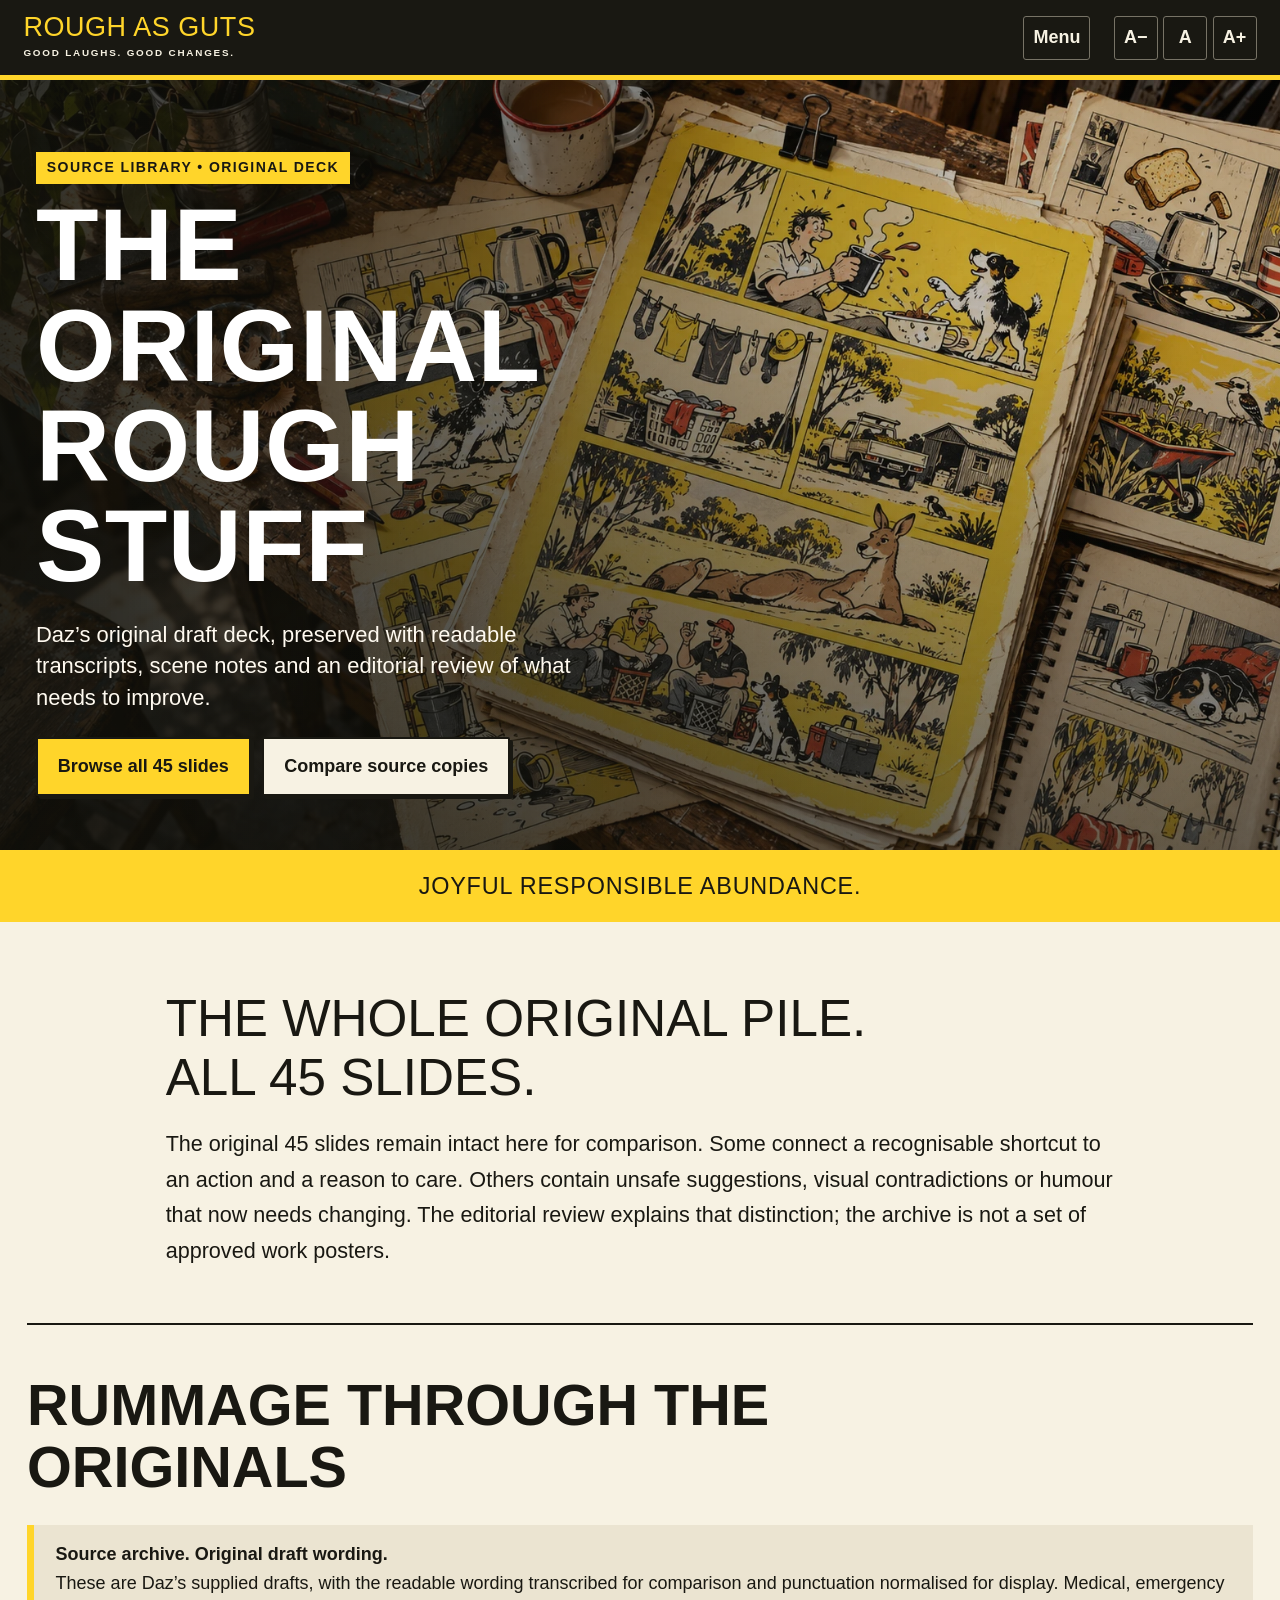
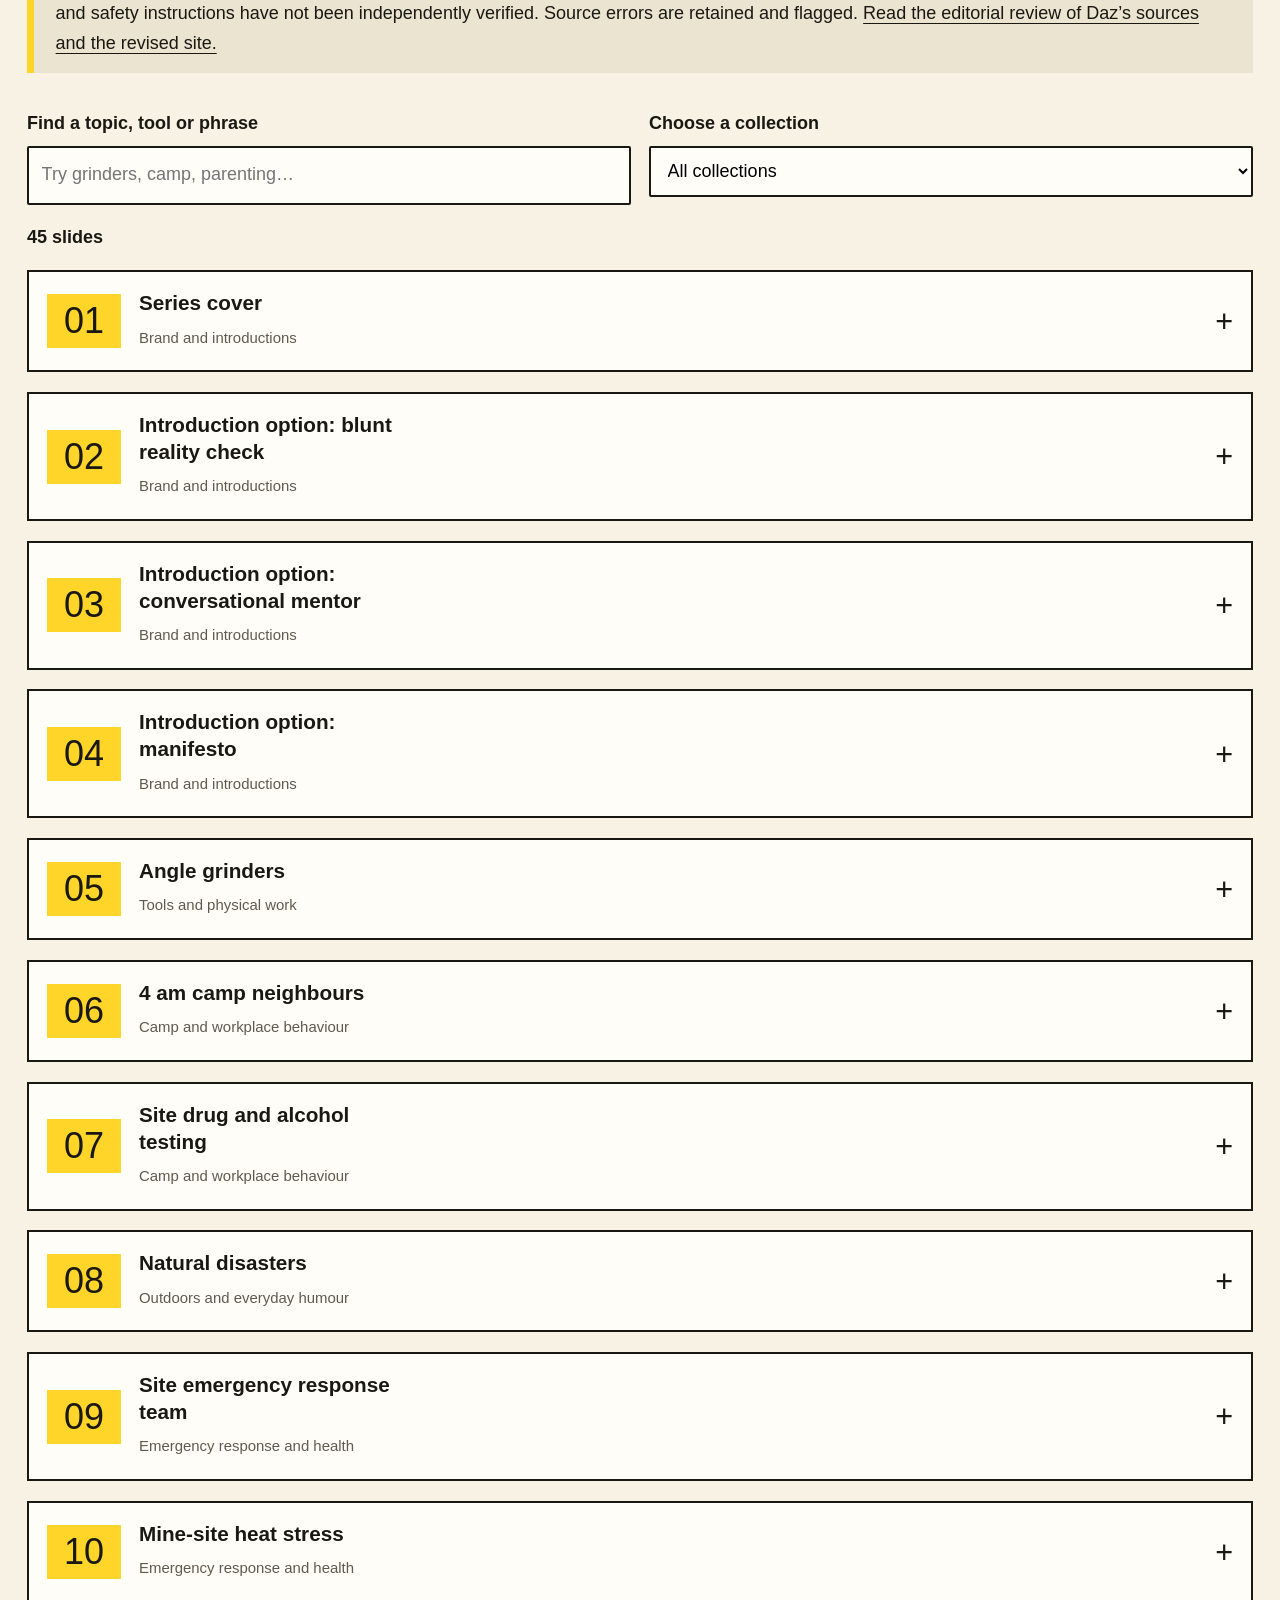
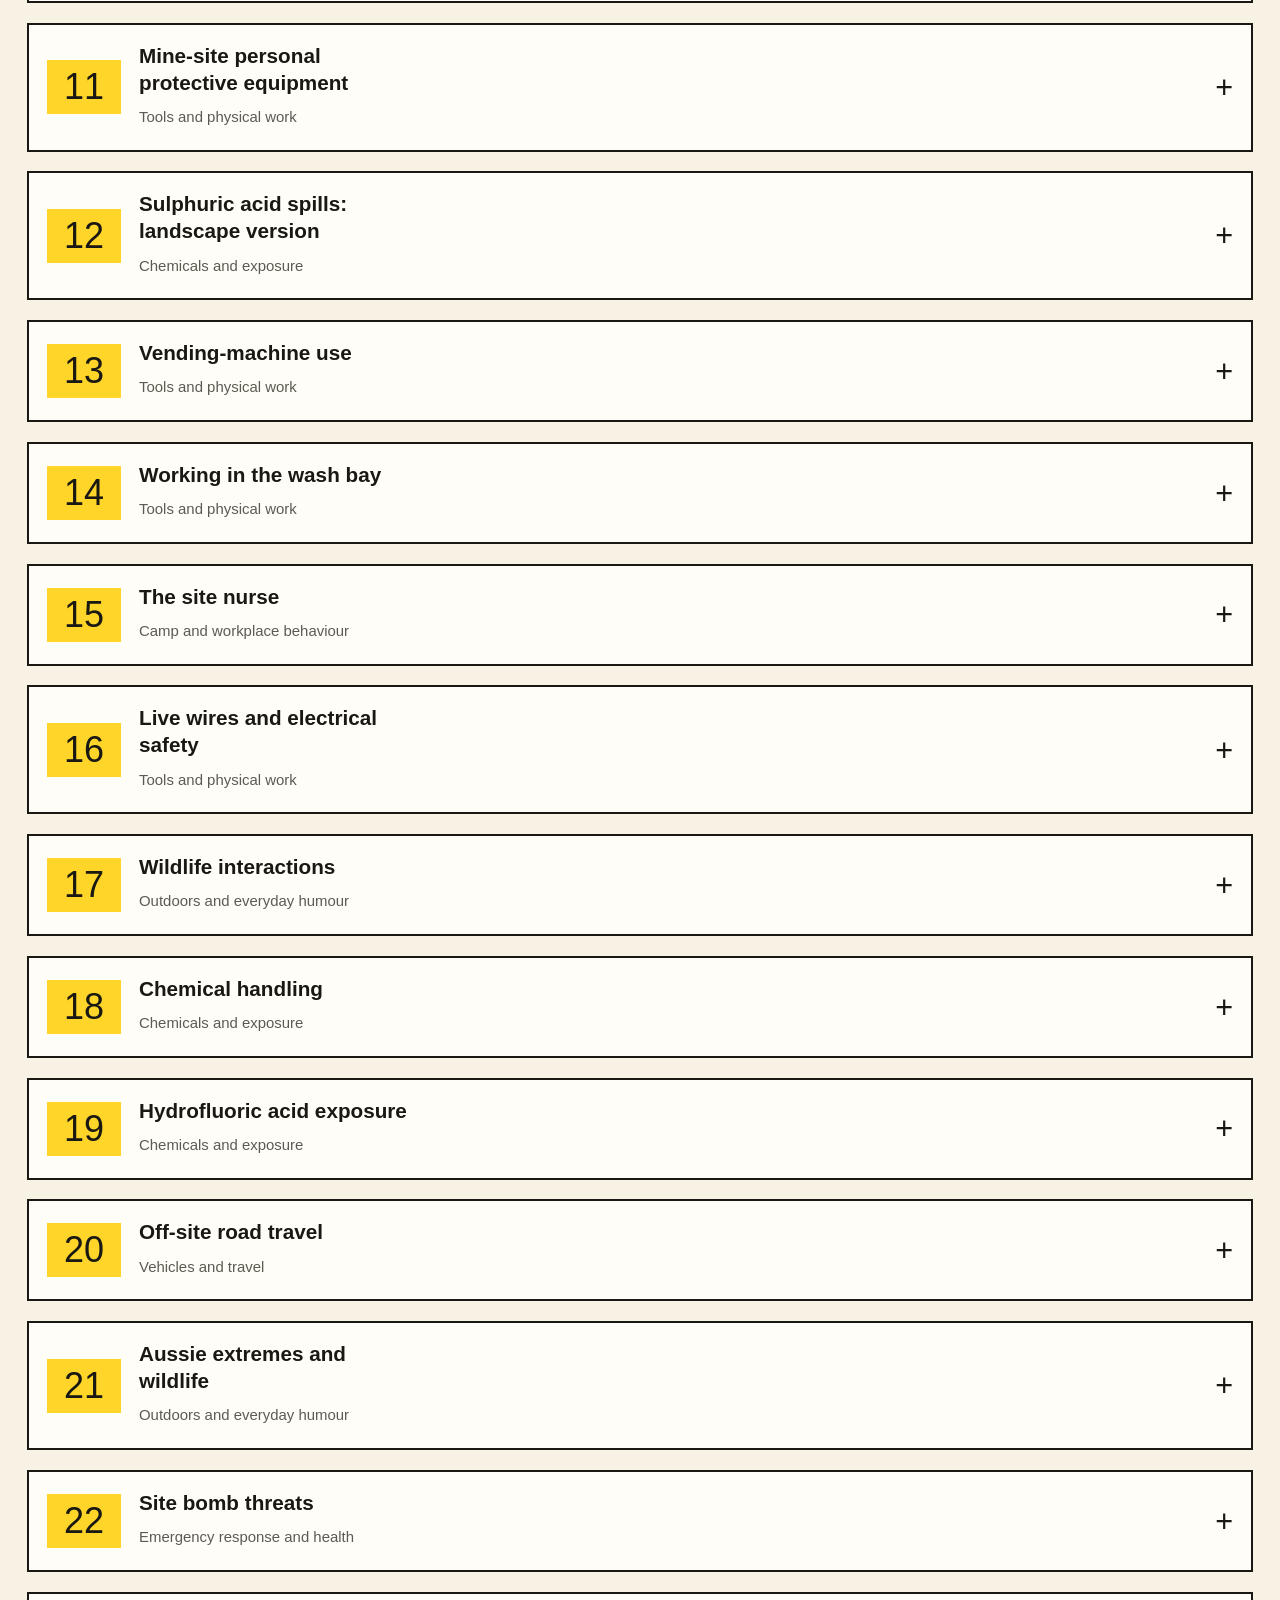
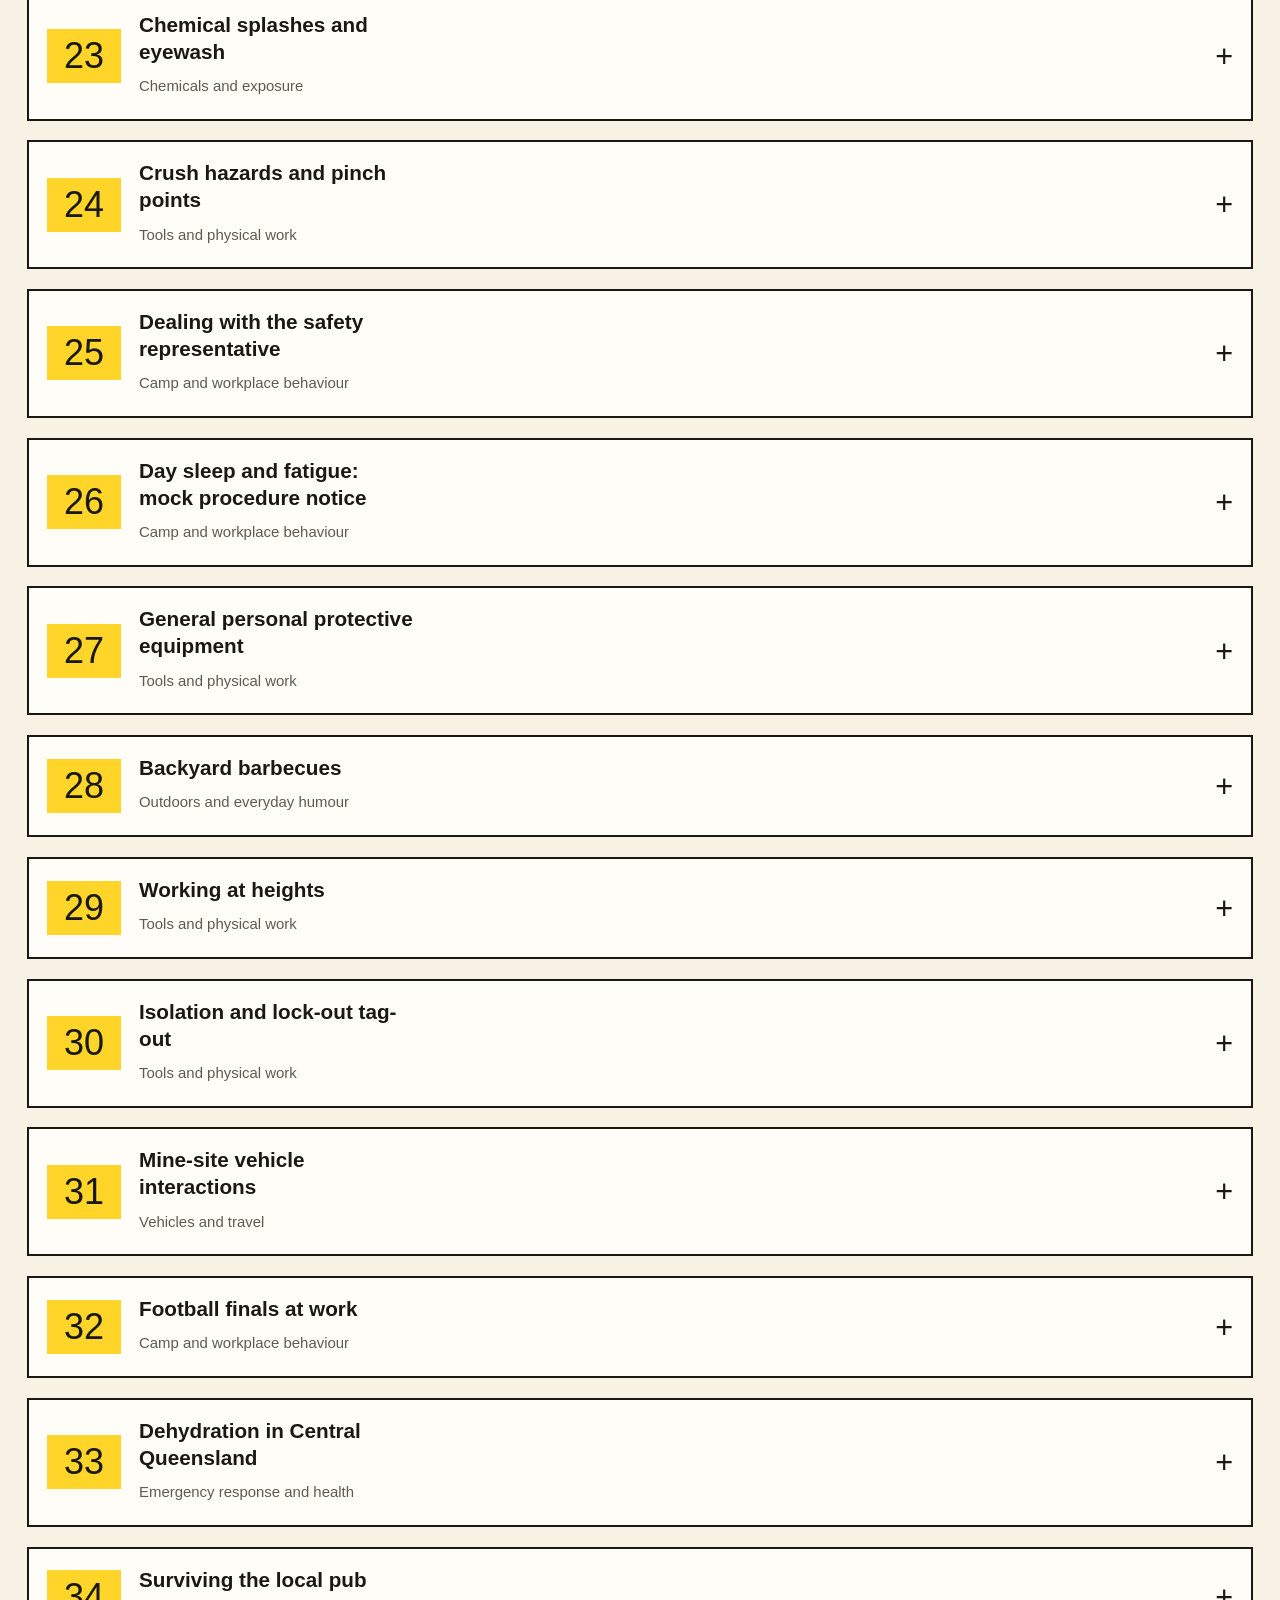
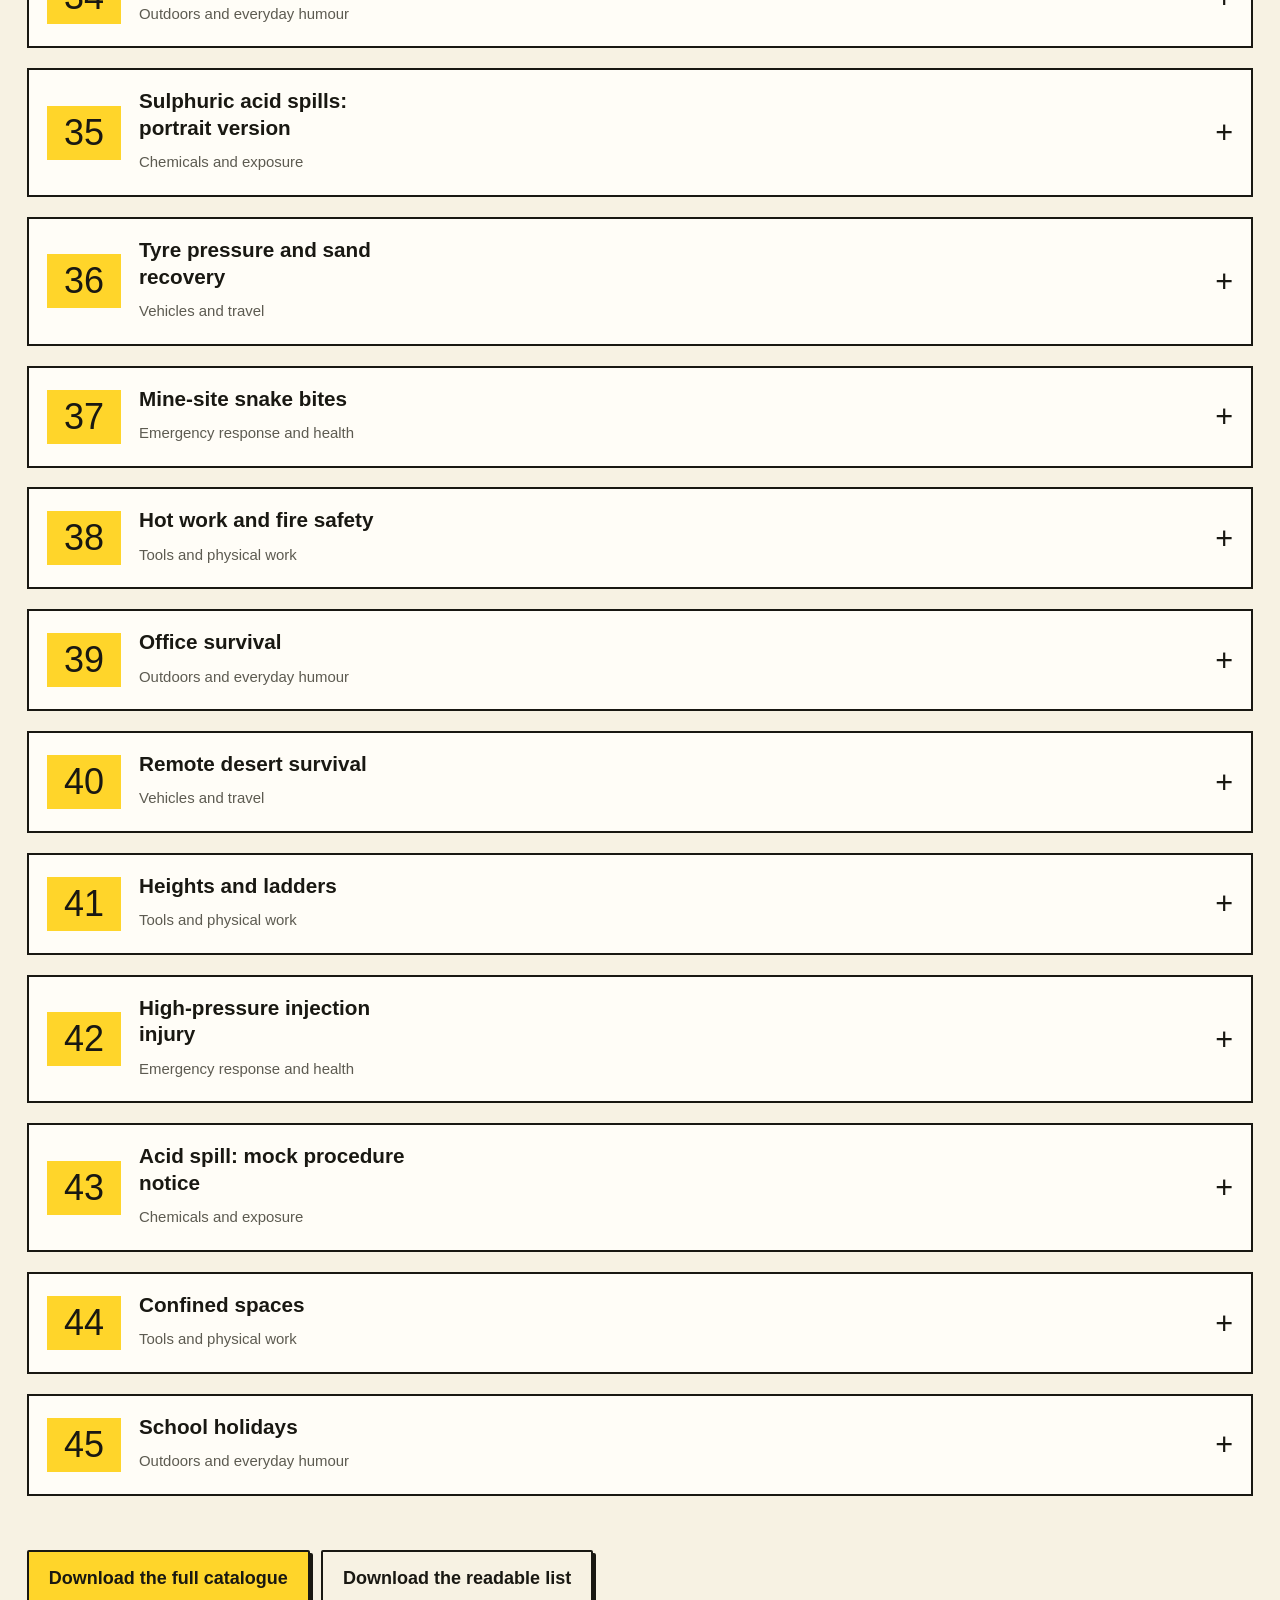
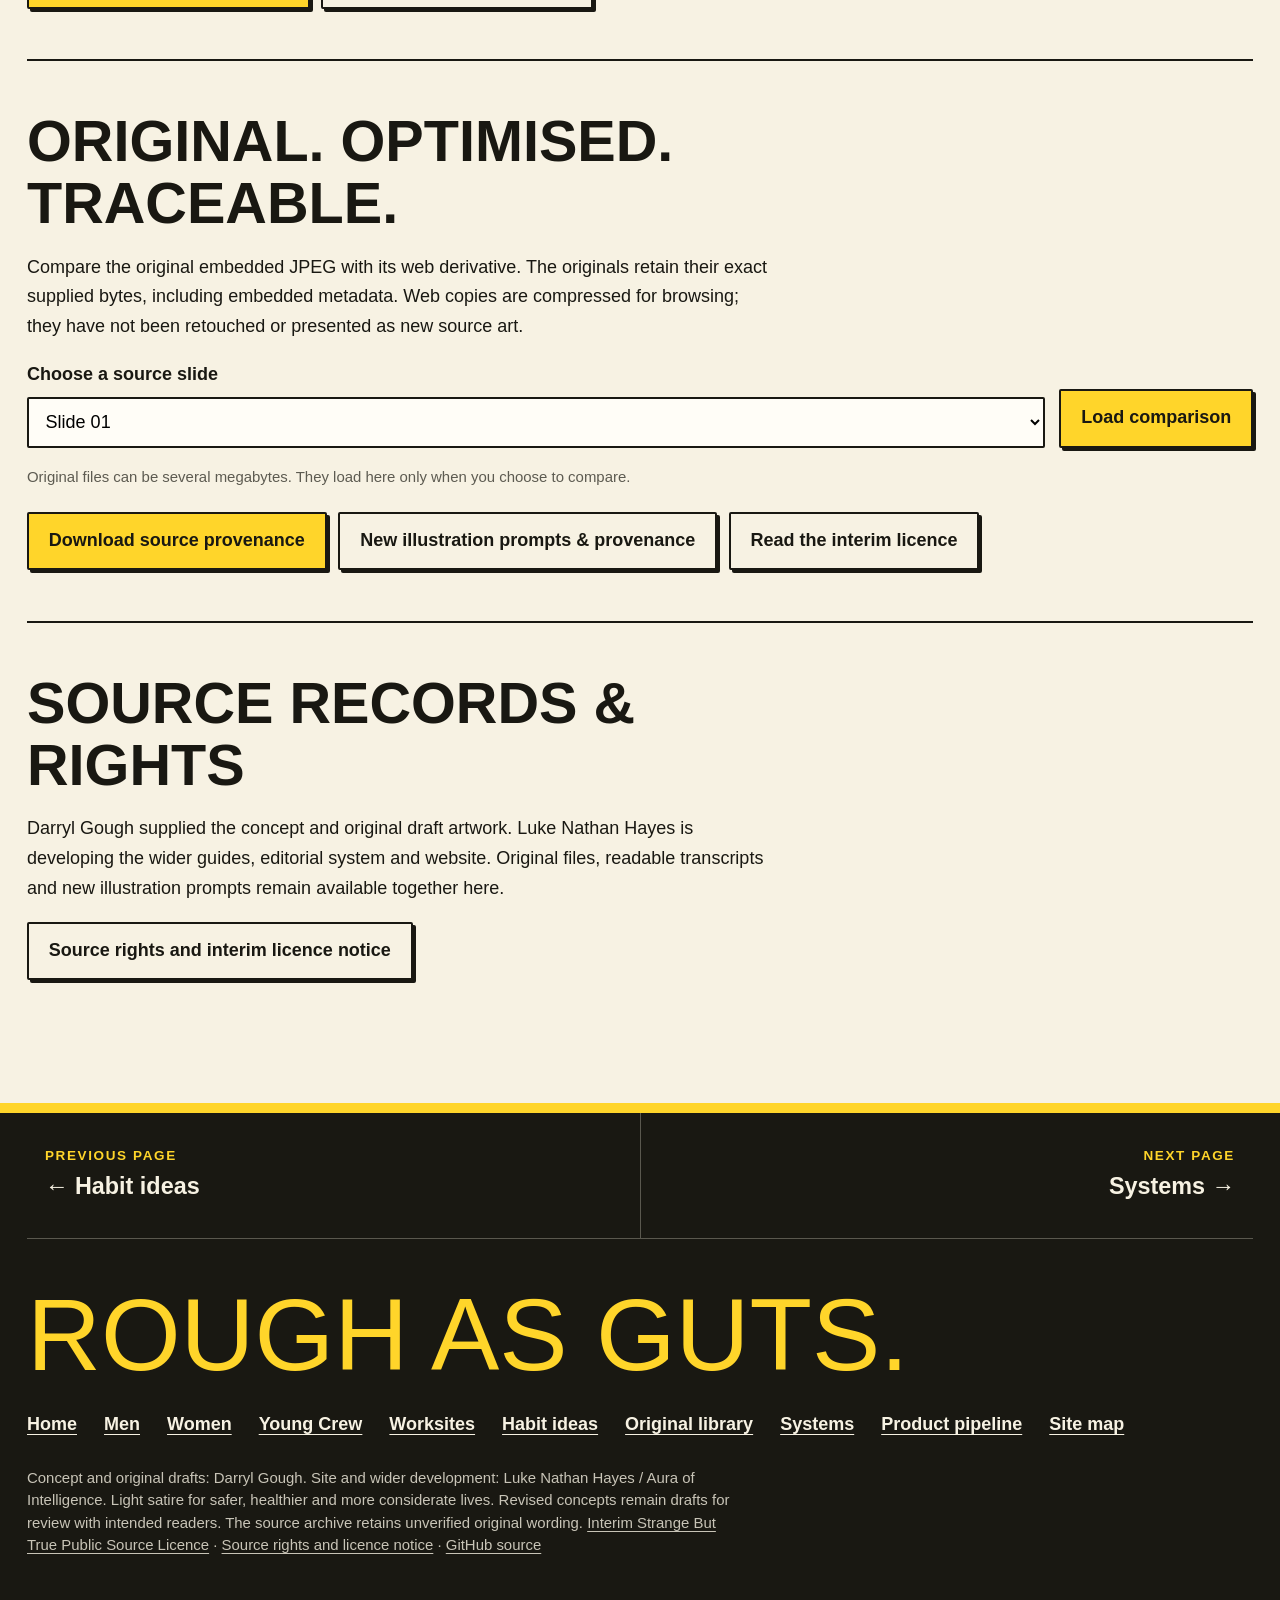
<file: library.html>
<!doctype html><html lang="en-AU"><head><meta charset="utf-8"><meta name="viewport" content="width=device-width,initial-scale=1"><title>Original library · Rough as Guts</title><meta name="description" content="Daz’s original draft deck, preserved with readable transcripts, scene notes and an editorial review of what needs to improve."><meta name="theme-color" content="#ffd52a"><link rel="canonical" href="https://auraofintelligence.github.io/rough-as-guts/library.html"><link rel="icon" href="assets/favicon.svg" type="image/svg+xml"><link rel="stylesheet" href="styles.css?v=61c3d62bb7ed"><meta property="og:title" content="Original library · Rough as Guts"><meta property="og:description" content="Daz’s original draft deck, preserved with readable transcripts, scene notes and an editorial review of what needs to improve."><meta property="og:type" content="website"><meta property="og:url" content="https://auraofintelligence.github.io/rough-as-guts/library.html"><meta property="og:image" content="https://auraofintelligence.github.io/rough-as-guts/assets/generated/hero-library.webp"><meta name="twitter:card" content="summary_large_image"><script src="site.js?v=37b8d5759d20" defer></script></head><body data-page="library"><a class="skip-link" href="#main">Skip to content</a><header class="site-header"><a class="brand" href="index.html">ROUGH AS GUTS<small>GOOD LAUGHS. GOOD CHANGES.</small></a><button class="menu-toggle" aria-controls="main-nav" aria-expanded="false">Menu</button><nav id="main-nav" class="main-nav" aria-label="Main navigation"><a href="men.html">Men</a><a href="women.html">Women</a><a href="youth.html">Young Crew</a><a href="workplace.html">Worksites</a><a href="habits.html">Habit ideas</a><a href="library.html" aria-current="page">Original library</a><a href="systems.html">Systems</a><a href="pipeline.html">Product pipeline</a></nav><div class="read-tools" role="group" aria-label="Text size"><button id="text-smaller" aria-label="Smaller text">A−</button><button id="text-reset" aria-label="Reset text size">A</button><button id="text-larger" aria-label="Larger text">A+</button></div></header><main id="main"><section class="hero"><img class="hero-image" src="assets/generated/hero-library.webp" alt="A visual archive of original Rough as Guts illustrated pages arranged as a browsable collection, with varied subjects and layouts." fetchpriority="high" width="1536" height="1024"><div class="hero-copy"><span class="eyebrow">SOURCE LIBRARY • ORIGINAL DECK</span><h1>The original rough stuff</h1><p class="lead">Daz’s original draft deck, preserved with readable transcripts, scene notes and an editorial review of what needs to improve.</p><div class="hero-actions"><a href="#browse" class="button">Browse all 45 slides</a><a href="#compare" class="button secondary">Compare source copies</a></div></div></section><div class="shout-strip">Joyful responsible abundance.</div><div class="container intro reading" id="inside"><p class="big-quote">The whole original pile. All 45 slides.</p><p>The original 45 slides remain intact here for comparison. Some connect a recognisable shortcut to an action and a reason to care. Others contain unsafe suggestions, visual contradictions or humour that now needs changing. The editorial review explains that distinction; the archive is not a set of approved work posters.</p></div><section class="section container" id="browse"><h2>Rummage through the originals</h2><div class="notice"><strong>Source archive. Original draft wording.</strong>These are Daz’s supplied drafts, with the readable wording transcribed for comparison and punctuation normalised for display. Medical, emergency and safety instructions have not been independently verified. Source errors are retained and flagged. <a href="docs/editorial-review-2026-10-28.md">Read the editorial review of Daz’s sources and the revised site.</a></div><div class="filters"><div class="field"><label for="library-search">Find a topic, tool or phrase</label><input id="library-search" type="search" placeholder="Try grinders, camp, parenting…"></div><div class="field"><label for="category-filter">Choose a collection</label><select id="category-filter"><option value="">All collections</option><option>Brand and introductions</option><option>Camp and workplace behaviour</option><option>Chemicals and exposure</option><option>Emergency response and health</option><option>Outdoors and everyday humour</option><option>Tools and physical work</option><option>Vehicles and travel</option></select></div></div><p class="results-count" id="results-count" aria-live="polite">45 slides</p><div class="library-list"><details class="slide-entry" id="slide-1" data-category="Brand and introductions"><summary><span class="slide-number">01</span><span><h2>Series cover</h2><span class="summary-category">Brand and introductions</span></span><span class="expand-mark" aria-hidden="true">+</span></summary><div class="slide-content"><span class="tag">Original draft · slide 1</span><div class="slide-layout"><div><img class="source-poster" src="assets/references/slide-01.webp" width="2816" height="1536" alt="Daz’s original draft artwork for Series cover" loading="lazy"><div class="poster-actions"><button class="button" data-poster="1">Zoom poster</button><a class="button secondary" href="assets/originals/slide-01.jpg" download>Original file</a><a class="button secondary" href="library.html?slide=1#compare">Compare copies</a></div><p class="caption">Optimised web copy shown. Exact original retained for provenance.</p></div><div class="transcript"><h3>THE ROUGH-AS-GUTS GUIDE TO EVERYTHING</h3><p>Life, Survival, and Other Sh*t</p><h3>Book-cover mock-up</h3><p class="text-source">THE ROUGH-AS-GUTS GUIDE TO EVERYTHING</p><p class="text-source">Life, Survival, and Other Sh*t</p><p class="text-source">Written by The Whole Crew, Volume 1</p><p class="text-source">DIY OR DIE</p><p class="scene-note">Scene: A battered brown cardboard-covered book lies diagonally on a deeply scratched, stained timber workbench. Its thick spine is repaired with silver duct tape. Loose handwritten papers protrude. Black brush lettering fills the cover. A beanie-wearing skull holds a spanner and a bottle. Cracked yellow smiley stickers and DIY OR DIE stickers decorate the cover. A pencil, keys and an open rolling-tobacco packet sit nearby in the full embedded image.</p><h3>Separate editable slide captions</h3><p>A parody of life’s biggest killers.</p><p>Pages of handy tips</p><details><summary>Source defects and unclear lettering</summary><ul><li>The cover image is cropped within slide 1. The scene description also inventories the full embedded asset, which includes surrounding workbench props outside the slide crop.</li><li>The top small DIY sticker appears to contain an extra Y; surrounding paper scribbles are not reliably readable.</li></ul></details><details><summary>Image brief ingredients</summary><p>Layout: cover</p><ul><li>Keep photorealistic workbench cover art distinct from the illustrated comic-poster style used later.</li><li>Preserve worn materials, duct-tape binding, black hand-painted lettering and cracked yellow smileys as separate style ingredients.</li><li>The editable captions belong to the presentation and are separate from the lettering on the book cover.</li></ul><p>The JSON download contains the full source record and a separate draft image prompt for each scene.</p></details></div></div></div></details><details class="slide-entry" id="slide-2" data-category="Brand and introductions"><summary><span class="slide-number">02</span><span><h2>Introduction option: blunt reality check</h2><span class="summary-category">Brand and introductions</span></span><span class="expand-mark" aria-hidden="true">+</span></summary><div class="slide-content"><span class="tag">Original draft · slide 2</span><div class="slide-layout"><div class="notice">Text-only slide. This is one of three alternative introductions.</div><div class="transcript"><h3>Option 1: The Blunt Reality Check</h3><h3>Option 1: The Blunt Reality Check</h3><p class="text-source">&quot;This isn&#x27;t a textbook, and it sure as hell isn&#x27;t a philosophy degree. Life doesn&#x27;t hand you a pristine 500-page manual printed on glossy paper. It throws you into the deep end with a roll of duct tape and tells you to figure it out. This book is that roll of duct tape. No fluff, no academic jargon, no high-minded theory. Just the raw, functional, rough-as-guts rules for navigating everything from fixing a leaky tap to surviving human interaction, without losing your sanity.&quot;</p><p class="scene-note">Scene: No illustration is present. The slide contains a bold option label followed by an introductory paragraph.</p><details><summary>Image brief ingredients</summary><p>Layout: intro</p><ul><li>Voice option: Blunt, profane, direct.</li><li>Interpretive image seeds, not source artwork: Duct tape as a visual metaphor for improvised help. The deep end, a leaking tap and human interaction are examples in the prose, not illustrated scenes on the source slide.</li><li>Treat slides 2-4 as alternative introductions rather than three sequential instructions.</li></ul><p>The JSON download contains the full source record and a separate draft image prompt for each scene.</p></details></div></div></div></details><details class="slide-entry" id="slide-3" data-category="Brand and introductions"><summary><span class="slide-number">03</span><span><h2>Introduction option: conversational mentor</h2><span class="summary-category">Brand and introductions</span></span><span class="expand-mark" aria-hidden="true">+</span></summary><div class="slide-content"><span class="tag">Original draft · slide 3</span><div class="slide-layout"><div class="notice">Text-only slide. This is one of three alternative introductions.</div><div class="transcript"><h3>Option 2: The Conversational Mentor</h3><h3>Option 2: The Conversational Mentor</h3><p class="text-source">&quot;Look, most guides are written by experts who forgot what it&#x27;s like to know absolutely nothing. They give you step 12 when you haven&#x27;t even found the toolbox yet. The Rough-as-Guts Guide to Everything is built on a simple premise: if it works, it works. We’re stripping away the polish, skipping the filler, and getting straight to the dirt-under-the-fingernails basics of how things actually operate in the real world. Grab a drink, pull up a chair, and let&#x27;s get into it.&quot;</p><p class="scene-note">Scene: No illustration is present. The slide contains a bold option label followed by an introductory paragraph.</p><details><summary>Image brief ingredients</summary><p>Layout: intro</p><ul><li>Voice option: Conversational, approachable, peer-to-peer.</li><li>Interpretive image seeds, not source artwork: Finding the toolbox, dirt under fingernails, a drink and a chair are imagery suggested by the writing. The original slide contains text only.</li><li>Treat slides 2-4 as alternative introductions rather than three sequential instructions.</li></ul><p>The JSON download contains the full source record and a separate draft image prompt for each scene.</p></details></div></div></div></details><details class="slide-entry" id="slide-4" data-category="Brand and introductions"><summary><span class="slide-number">04</span><span><h2>Introduction option: manifesto</h2><span class="summary-category">Brand and introductions</span></span><span class="expand-mark" aria-hidden="true">+</span></summary><div class="slide-content"><span class="tag">Original draft · slide 4</span><div class="slide-layout"><div class="notice">Text-only slide. This is one of three alternative introductions.</div><div class="transcript"><h3>Option 3: The Manifesto Call-to-Action</h3><h3>Option 3: The Manifesto Call-to-Action</h3><p class="text-source">&quot;Perfection is a trap. If you wait until you have the perfect tools, the perfect plan, or the perfect understanding, you’ll spend your whole life standing on the sidelines. Welcome to the rough-as-guts approach to life: dirty solutions that actually work, survival skills for everyday chaos, and practical wisdom forged in trial and error. You don&#x27;t need a diploma to master the universe. You just need enough grit to patch the holes as you go.&quot;</p><p class="scene-note">Scene: No illustration is present. The slide contains a bold option label followed by an introductory paragraph.</p><details><summary>Image brief ingredients</summary><p>Layout: intro</p><ul><li>Voice option: Defiant, impatient with perfection.</li><li>Interpretive image seeds, not source artwork: Standing on the sidelines, patching holes and trial-and-error repairs are imagery suggested by the writing. The original slide contains text only.</li><li>Treat slides 2-4 as alternative introductions rather than three sequential instructions.</li></ul><p>The JSON download contains the full source record and a separate draft image prompt for each scene.</p></details></div></div></div></details><details class="slide-entry" id="slide-5" data-category="Tools and physical work"><summary><span class="slide-number">05</span><span><h2>Angle grinders</h2><span class="summary-category">Tools and physical work</span></span><span class="expand-mark" aria-hidden="true">+</span></summary><div class="slide-content"><span class="tag">Original draft · slide 5</span><div class="slide-layout"><div><img class="source-poster" src="assets/references/slide-05.webp" width="896" height="1200" alt="Daz’s original draft artwork for Angle grinders" loading="lazy"><div class="poster-actions"><button class="button" data-poster="5">Zoom poster</button><a class="button secondary" href="assets/originals/slide-05.jpeg" download>Original file</a><a class="button secondary" href="library.html?slide=5#compare">Compare copies</a></div><p class="caption">Optimised web copy shown. Exact original retained for provenance.</p></div><div class="transcript"><h3>DON’T LOSE YOUR FACE! THE ROUGH-AS-GUTS GUIDE TO ANGLE GRINDERS</h3><h3>STEP 1 GUARD YOUR LIFE (FIT THE GUARD)</h3><p class="text-source">Keep the bloody guard on. Taking it off to fit a bigger wheel makes you an idiot, not efficient.</p><p class="text-source">It’s a grenade, not a tool. That disc spins at 11,000 RPM. If it binds and explodes.</p><blockquote>It fits if I force it!</blockquote><p class="caption">In-image labels: GUARD (OFF!)</p><p class="scene-note">Scene: Grinning hard-hatted male worker in yellow hi-vis holds an angle grinder fitted with an oversized unguarded wheel. A smaller detached guard is labelled beside a bin of metal scrap; separate scrap bucket at right.</p><h3>STEP 2 THE TWO-HAND TANGO (GRIP &amp; STANCE)</h3><p class="text-source">One hand is for cowboys. Leave the 10-gallon hat at home and grip the tool with BOTH hands like you actually want to keep your fingers.</p><p class="text-source">Stand clear of the kick. Position your body to the side of the cut. When it grabs, you want it flying past your ribs, not through them.</p><p class="caption">In-image labels: PLAMMABLE</p><p class="scene-note">Scene: Cowboy-hatted worker operates sparking angle grinder one-handed while holding a detached guard in the other hand. Sparks point toward red and green fuel cans and a green gas cylinder; a startled background worker recoils. Horseshoe icon beside heading.</p><h3>STEP 3 SPARK CONTROL (THE FIRING LINE)</h3><p class="text-source">Wait for it to atop. Stop showering your boots, tool onto the bench, and the flammable rubbish pile.</p><p class="text-source">Check the test. Don’t pack up and bolt for the grass don’t mix with a 1,200-degree shower of molten metal. Donietly smouldering in the dark.</p><p class="scene-note">Scene: Worker in hi-vis lays a corded grinder on a wooden bench. Wheel appears to keep spinning against the tabletop with small sparks; smoke curls upward. Flame and smoking bench icons.</p><h3>THE ‘DON’T BE A DRIFTER’ CHECKLIST</h3><h4>NO PINCHIN’ LOCKS</h4><p class="text-source">Do NOT use makeshift ties.</p><p class="text-source">(It must require a unique key, not a scissor cut.) - Retained from IIMS lor consistency with the oversll guide concept.)</p><p class="text-source">REVISED to fit → Angle Grinders.</p><p class="text-source">NO “SAFETY SQUINTS”</p><p class="text-source">Do NOT use your eyelids as PPE, (Steel splinters in the cornea require a hospital magnet and a very long needle. Wear the face shield).</p><p class="scene-note">Scene: Close-up of squinting eye beside flying sparks, with two small skull icons; unrelated lockout text sits above eye.</p><h4>NO “SHE’LL BE RIGHT”</h4><p class="text-source">Do NOT trust a mate’s word.</p><p class="text-source">(Verify isolation yourself or risk getting crnshed.)</p><p class="text-source">- Retained from «IMAGE:6» for consistency.</p><p class="text-source">REVISED to fit → Angle Grinders.</p><p class="text-source">NO “FLAMIN’ FLANNELS”</p><p class="text-source">Da NOT wear loose clothing or frayed sleeves.</p><p class="text-source">(The spindle will happily roll your shirt (and your skin) right into the gearbox).</p><p class="scene-note">Scene: Bare hand protrudes from a loose frayed red flannel sleeve, with lines suggesting snagging or danger.</p><h4>NO COCKY SHORTCUTS</h4><p class="text-source">Do NOT clear jams on live gear.</p><p class="text-source">(The machine doesn’t care about your fingers or timline.)</p><p class="text-source">- Refsined from [unclear]IMAGE-0&gt; for consistency.</p><p class="text-source">REVISED to fit → Angle Grinders.</p><p class="text-source">NO “SHE’LL BE RIGHT” DISCS.</p><p class="text-source">Do NOT use damaged or dropped wheels.</p><p class="text-source">(If it hit the concrete floor, it’s compromised. A cracked disc is just a bomb waiting for a trigger)</p><p class="scene-note">Scene: Cracked grinder disc with red X.</p><details><summary>Source defects and unclear lettering</summary><ul><li>Step 3 body is visibly garbled: ‘atop’, broken sentence about boots/tool/bench, ‘Check the test’, ‘Donietly’.</li><li>Checklist visibly contains AI revision notes, image placeholders, and inherited lockout wording unrelated to this topic. Some small words are malformed; transcriptions follow visible lettering as closely as possible.</li><li>Bullets and imagery include claims and implied procedures that have not been verified.</li><li>The small flammable sign in step 2 reads PLAMMABLE. Some tiny revision-note gibberish and placeholder delimiters are only approximate transcriptions.</li></ul></details><details><summary>Image brief ingredients</summary><p>Layout: steps_checklist</p><ul><li>Separate final poster lettering from illustration. Preserve oversize unguarded grinder, cowboy one-handed stance, sparks near flammables, and spinning wheel on bench as depicted failures.</li><li>Do not copy revision notes or broken source prose into a regenerated final asset without editorial approval.</li><li>Original safety claims are unverified.</li></ul><p>The JSON download contains the full source record and a separate draft image prompt for each scene.</p></details></div></div></div></details><details class="slide-entry" id="slide-6" data-category="Camp and workplace behaviour"><summary><span class="slide-number">06</span><span><h2>4 am camp neighbours</h2><span class="summary-category">Camp and workplace behaviour</span></span><span class="expand-mark" aria-hidden="true">+</span></summary><div class="slide-content"><span class="tag">Original draft · slide 6</span><div class="slide-layout"><div><img class="source-poster" src="assets/references/slide-06.webp" width="896" height="1200" alt="Daz’s original draft artwork for 4 am camp neighbours" loading="lazy"><div class="poster-actions"><button class="button" data-poster="6">Zoom poster</button><a class="button secondary" href="assets/originals/slide-06.jpeg" download>Original file</a><a class="button secondary" href="library.html?slide=6#compare">Compare copies</a></div><p class="caption">Optimised web copy shown. Exact original retained for provenance.</p></div><div class="transcript"><h3>SILENCE THE WATERFALL! THE ROUGH-AS-GUTS GUIDE TO 4AM CAMP NEIGHBOURS</h3><h3>STEP 1 THE THERMAL ACOUSTIC RESONANCE (THE 4AM WAKE-UP CALL)</h3><p class="text-source">Camp donga walls are structurally identical to wet tissue paper. When your neighbor wakes up at 04:00 to clear their bladder, the sound resonance transforms a simple bodily function into a roaring, high-pressure industrial waterfall. Brace your ears, deploy earplugs early, and prepare your mind for the acoustic onslaught.</p><blockquote>I CAN HEAR EVERYTHING! IT’S A FLOOD!</blockquote><p class="scene-note">Scene: Worker lies awake in bed under grey bedding with hands clamped over ears. Huge yellow sound-wave graphic travels through thin shared wall.</p><h3>STEP 2 HUNT THE TACTICAL AIM ANGLE (THE PORCELAIN MUFFLER)</h3><p class="text-source">If you are the one waking up early, exhibit basic operational courtesy. Do not aim directly into the center water trap like you are trying to drill a hole through the plumbing. Utilize the “Silent Rim Strategy”: angle the stream against the dry side porcelain curve to suppress decibel levels and preserve your neighbor’s REM sleep.</p><blockquote>Angle it for silence! preserve neighbour’s REM!</blockquote><p class="caption">In-image labels: The Silent Rim Strategy.</p><p class="scene-note">Scene: Diagram of open toilet with orange arrow pointing toward inside rim. At right hard-hatted worker stands urinating into a toilet, illustrating stream angle.</p><h3>STEP 3 GET THE HELL BACK TO SLEEP (THE WALL THUMP RECOVERY)</h3><p class="text-source">If the noise breaches your auditory defenses, do not launch a verbal war or scream through the vent. Deliver one sharp, controlled, structural thump to the shared drywall with the heel of your work boot. This site code instantly signals the operator on the other side to throttle down their volumetric flow rate immediately.</p><blockquote>Throttle down! Universal site code!</blockquote><blockquote>Deliver one sharp, controlled, structural thump!</blockquote><p class="scene-note">Scene: A yellow-hi-vis worker raises a booted leg and kicks the shared wall on the left. A cropped orange-clad person is visible at the wall centre. A separate startled yellow-hi-vis man on the right holds a hand at his chest. An impact starburst marks the wall thump.</p><h3>THE ‘DON’T BE A DRIFTER’ CHECKLIST</h3><h4>NO CENTER-POOL DRILLING</h4><p class="text-source">Do not stand dead-center and let fly with maximum force. Your neighbor does not need a live broadcast of your fluid dynamics at four in the morning.</p><p class="scene-note">Scene: Worker holds a long hose with high-pressure jet producing a large splash.</p><h4>NO VENTILATION SLAM DANCES</h4><p class="text-source">Do not slam the plastic bathroom door or yank the exhaust fan cord like you’re starting a chainsaw. Move like a stealth operative.</p><p class="scene-note">Scene: Worker pushes/slams bathroom door beside wall-mounted extractor fan and pull cord; red X.</p><h4>NO REVENGE WATERWORKS</h4><p class="text-source">Do not turn your own shower on maximum pressure at 05:00 just to get back at them. Escalating the camp plumbing war goes nobody gets any sleep before the pre-start meeting.</p><p class="scene-note">Scene: Worker uses a shower with vigorous spray while holding a small object; red X.</p><details><summary>Source defects and unclear lettering</summary><ul><li>Final checklist sentence is malformed: ‘Escalating the camp plumbing war goes nobody gets any sleep…’.</li><li>‘Neighbor’ and ‘neighbour’ spellings vary. ‘Thermal acoustic resonance’ is presented as comic technical language.</li><li>Original source depicts wall kicking as a solution; source claims not verified.</li></ul></details><details><summary>Image brief ingredients</summary><p>Layout: steps_checklist</p><ul><li>Keep this as shared-wall camp etiquette comedy with exaggerated sound waves, toilet aim diagram, and escalating noise gags.</li><li>Preserve distinction between diagram, action scene, and prohibited checklist actions.</li><li>Original safety and behavioural claims are unverified.</li></ul><p>The JSON download contains the full source record and a separate draft image prompt for each scene.</p></details></div></div></div></details><details class="slide-entry" id="slide-7" data-category="Camp and workplace behaviour"><summary><span class="slide-number">07</span><span><h2>Site drug and alcohol testing</h2><span class="summary-category">Camp and workplace behaviour</span></span><span class="expand-mark" aria-hidden="true">+</span></summary><div class="slide-content"><span class="tag">Original draft · slide 7</span><div class="slide-layout"><div><img class="source-poster" src="assets/references/slide-07.webp" width="896" height="1200" alt="Daz’s original draft artwork for Site drug and alcohol testing" loading="lazy"><div class="poster-actions"><button class="button" data-poster="7">Zoom poster</button><a class="button secondary" href="assets/originals/slide-07.jpeg" download>Original file</a><a class="button secondary" href="library.html?slide=7#compare">Compare copies</a></div><p class="caption">Optimised web copy shown. Exact original retained for provenance.</p></div><div class="transcript"><h3>BLOW ZERO OR BLOW A MILLION! THE ROUGH-AS-GUTS GUIDE TO SITE DRUG &amp; ALCOHOL TESTING</h3><h3>STEP 1 THE DAWN CHORUS (RANDOM &amp; BLANKET TESTING)</h3><p class="text-source">The gatehouse doesn’t play favourites. Whether it’s a random token draw at the turnstile or a 100% blanket test for the whole crew on day shift, you’ve got to face the machine.</p><p class="text-source">No exceptions for anyone. From the greenest trainee to the site project manager, everyone lines up and steps up when their number is called.</p><p class="caption">In-image labels: 200[unclear]</p><p class="scene-note">Scene: Worker stands facing wall-mounted breath-test unit beside gatehouse turnstile. Another hard-hatted worker records results on clipboard.</p><h3>STEP 2 PRESERVE THE PEEPERS (THE EYE TEST &amp; COGNITION)</h3><p class="text-source">Fitness for work starts at the face. Supervisors aren’t just checking your boots. They are looking for bloodshot peepers, sluggish speech, and delayed reaction times.</p><p class="text-source">If you’re tracking sideways, you’re sitting down. If a supervisor suspects you are impaired by exhaustion, prescription meds, or last night’s session, you’ll be pulled for a formal assessmiately.</p><p class="scene-note">Scene: Supervisor holds a raised finger in front of a serious-looking orange-shirted worker’s face for an eye/reaction test; circular eye-like icon beside heading.</p><h3>STEP 3 FILL THE CUP (ORAL SWAB &amp; URINE TESTING)</h3><p class="text-source">Play stupid games, win stupid prizes. Testing positive or refusing to provide a sample means you are stood down immediately pending a laboratory confirmation test.</p><p class="text-source">Keep your record clean. A confirmed positive breach doesn’t just lose you this job. It flags your name across the entire mining network, turning you into a permanent drifter.</p><p class="caption">In-image labels: STOOD DOWN</p><p class="scene-note">Scene: Masked female clinician wearing glasses and blue gloves handles a sample cup at clinic bench while worried hi-vis male worker waits. Large red rubber-stamp motif reads STOOD DOWN.</p><h3>THE ‘DON’T BE A DRIFTER’ CHECKLIST</h3><h4>NO “SHE’LL BE RIGHT” SESSIONS</h4><p class="text-source">Do NOT rely on luck. (Thinking a cold shower or a strong coffee will clear last night’s heavy ssssion bslore the 6:00 AM blow is a one-way trip to the unemployment line).</p><p class="scene-note">Scene: Worried worker looks at phone beside assorted beer bottles/cans and clock reading 2:00 AM.</p><h4>NO MEDICATION HIDEOUTS</h4><p class="text-source">Do NOT hide your meds. (Always declare prescription or over-the-counter drugs on your site declaration forms before you step foot on the lease).</p><p class="scene-note">Scene: Worker stuffs medicine packets into an open work bag; prescription bottle and blister pack on table. Bottle small print unreadable.</p><h4>NO RUNNING THE GATES</h4><p class="text-source">Do NOT dodge the test. (Refusing a drug or alcohol test carries the exact same penalty as blowing a dirty positive: immediate removal).</p><p class="scene-note">Scene: Beige light utility vehicle drives quickly away from mine turnstile/gate.</p><details><summary>Source defects and unclear lettering</summary><ul><li>Step 2 ends with garbled ‘formal assessmiately’. Small session paragraph has misspellings/malformed letters.</li><li>Background wall safety signs contain mostly pseudo-text, including ‘SAFETY SHUNRER’; not meaningful instructions.</li><li>The disciplinary, legal and industry-wide employment assertions are unverified source claims.</li></ul></details><details><summary>Image brief ingredients</summary><p>Layout: steps_checklist</p><ul><li>Render breath-test gatehouse, eye test and clinical sample collection as distinct recognisable scenes; use a consistent worker design.</li><li>Keep clock time, red STOOD DOWN stamp, medication concealment and vehicle escape as separate visual cues.</li><li>Original workplace policy and safety claims are unverified.</li></ul><p>The JSON download contains the full source record and a separate draft image prompt for each scene.</p></details></div></div></div></details><details class="slide-entry" id="slide-8" data-category="Outdoors and everyday humour"><summary><span class="slide-number">08</span><span><h2>Natural disasters</h2><span class="summary-category">Outdoors and everyday humour</span></span><span class="expand-mark" aria-hidden="true">+</span></summary><div class="slide-content"><span class="tag">Original draft · slide 8</span><div class="slide-layout"><div><img class="source-poster" src="assets/references/slide-08.webp" width="1408" height="768" alt="Daz’s original draft artwork for Natural disasters" loading="lazy"><div class="poster-actions"><button class="button" data-poster="8">Zoom poster</button><a class="button secondary" href="assets/originals/slide-08.jpeg" download>Original file</a><a class="button secondary" href="library.html?slide=8#compare">Compare copies</a></div><p class="caption">Optimised web copy shown. Exact original retained for provenance.</p></div><div class="transcript"><h3>THE ROUGH AS GUTS GUIDE TO NATURAL DISASTERS!</h3><p>(OFFICIAL UNSANCTIONED SURVIVAL DATA)</p><h3>1 CYCLONE ‘BLOODY ALAN’</h3><p class="text-source">SECURE LOOSE CRAO: Tie down the tin roof. The smoko table.</p><p class="text-source">BOARD UP: Use that old plywood. Duct tape is optional but heroic.</p><p class="text-source">TIE DOWN THE UTE: You ain’t walkin’ home.</p><p class="text-source">STOCK UP: Grab the essentials (mostly beer, maybe some water).</p><p class="scene-note">Scene: Bearded tradesman in orange shirt and yellow hard hat is blown sideways in diagonal rain, clinging to or carrying a large vehicle tyre while airborne debris flies.</p><h3>2 THE BUSHFIRE BEATDOWN</h3><p class="text-source">CLEAR THE GUTTERS: No dry leaves. They don’t pay.</p><p class="text-source">THE ‘FROG’: Kill the long grass. Fire-resistant lizards like frogs… maybe.</p><p class="text-source">WATER TANKS: Make sure they ain’t empty.</p><p class="text-source">WHEN TO GO?: If the air smells like regret, GO NOW.</p><blockquote>FIREFIGHRTE VER [unclear] MAV ONA FIRE’S SCREAMING. HIS MATE IS SCREAMING.</blockquote><p class="caption">In-image labels: SITE FIRE TEAM</p><p class="scene-note">Scene: Firefighter in yellow gear directs hose at large bushfire while another yellow-clad worker behind him screams. Speech bubble contains visibly malformed lettering.</p><h3>3 THE TSU-NAMO-DAMO BLOWOUT</h3><p class="text-source">SEE THE RECEDE?: Get to high ground. The pub roof counts.</p><p class="text-source">NOT A PHOTO OP: Put the phone down, Gary.</p><p class="text-source">SECURE THE BOAT: Tie it to a stronger boat. Or a tree.</p><p class="text-source">THE GUTS CHECK: Is your property waterproof? (Spoiler: No).</p><p class="caption">In-image labels: SITE SURF CLUB / [unclear board lettering]</p><p class="scene-note">Scene: Two workers surf an enormous breaking tsunami wave above a small coastal town; foreground surfer in red shorts rides orange SITE SURF CLUB board, second surfer higher on wave.</p><h3>4 EARTHQUAKE RUMBLE CLUB</h3><p class="text-source">DUCK, COVER, &amp; HOLD: A strong table. Or a door frame.</p><p class="text-source">NOT THE LIFTS!: If you’re on floor 50, bad luck.</p><p class="text-source">GET CLEAR: Look out for falling AC units. Or people.</p><p class="text-source">STAY CALM: It won’t last forever. (Probably).</p><p class="scene-note">Scene: One man crawls under a large cracked wooden desk while another runs beside it. Tilting multistorey building sheds bricks; ground cracked.</p><h4>Source footer</h4><p>DOCUMENT # RAG-ND-001 | 2024 SITE OPERATIONS (LIMITED DISTRIB)</p><p>AVOID GETTING ABSOLUTELY DONE IN BY MOTHER NATURE! (NOT ACCREDITED SAFETY ADVICE)</p><details><summary>Source defects and unclear lettering</summary><ul><li>Panel 1 reads ‘CRAO’ rather than an assumed correction.</li><li>Bushfire speech bubble is substantially garbled; transcription follows visible letters and should not be treated as intentional copy.</li><li>Surfer’s upper board small lettering unclear.</li><li>Several comic survival tips and safety claims are unverified.</li></ul></details><details><summary>Image brief ingredients</summary><p>Layout: four_strip</p><ul><li>Maintain four separate cyclone, bushfire, tsunami and earthquake scenarios; do not blend hazards into one setting.</li><li>Leave speech/captions for typesetting after illustration, especially malformed original bubble.</li><li>Original safety claims are unverified.</li></ul><p>The JSON download contains the full source record and a separate draft image prompt for each scene.</p></details></div></div></div></details><details class="slide-entry" id="slide-9" data-category="Emergency response and health"><summary><span class="slide-number">09</span><span><h2>Site emergency response team</h2><span class="summary-category">Emergency response and health</span></span><span class="expand-mark" aria-hidden="true">+</span></summary><div class="slide-content"><span class="tag">Original draft · slide 9</span><div class="slide-layout"><div><img class="source-poster" src="assets/references/slide-09.webp" width="896" height="1200" alt="Daz’s original draft artwork for Site emergency response team" loading="lazy"><div class="poster-actions"><button class="button" data-poster="9">Zoom poster</button><a class="button secondary" href="assets/originals/slide-09.jpeg" download>Original file</a><a class="button secondary" href="library.html?slide=9#compare">Compare copies</a></div><p class="caption">Optimised web copy shown. Exact original retained for provenance.</p></div><div class="transcript"><h3>STEP ASIDE FOR THE EMERGENCY RESPONSE SQUAD! THE ROUGH-AS-GUTS GUIDE TO THE SITE ERT</h3><h3>STEP 1 THE PACMAN ECLIPSE (THE RAPID MOBILISATION)</h3><p class="text-source">When the site rescue siren screams, the ERT volunteers transform instantly from regular operators, fitters, or sparkies into the ultimate emergency response squad. Do not block their paths, do not slow down their light vehicles, and get out of the way immediately. Every sin.. second they spend navigating a blocked workshop doorway is a second lost for a mate trapped in a tight spot down the pit.</p><blockquote>Shocked!</blockquote><blockquote>Rescue siren! ERT transform! GO GO GO!</blockquote><blockquote>Emergency! My lunch!</blockquote><p class="caption">In-image labels: volunteers transform instantly / Do not block their paths / Every second lost for a mate</p><p class="scene-note">Scene: Foreground worker in red/orange hi-vis holds a green lunch box and appears surprised while another worker stands behind; ERT responder runs to right in red rescue vest. Small rescue truck icon.</p><h3>STEP 2 RECOVER THE GEAR IN REAL TIME (THE STAGING POST PROTOCOL)</h3><p class="text-source">Once the staging area is established at an incident scene, the ERT captain holds the absolute final authority on the deck. Do not cross the reflective exclusion tape to peek at the damage or shout advice at the cutters. If you are ordered to back off, clear the channel, or secure your heavy machinery accumulators, do it without a second’s hesitation.</p><blockquote>Captain holds absolute final authority. Cross the line and you’re gone!</blockquote><p class="caption">In-image labels: exclusion area established / Do not cross reflective tape / Secure machinery accumulators</p><p class="scene-note">Scene: Helmeted ERT captain in red vest points firmly to right; two responders kneel by extraction/rescue equipment inside taped-off area.</p><h3>STEP 3 DISPATCH IS THE LIFE LINK (THE RADAR RELAY)</h3><p class="text-source">The ERT relies entirely on flawless communication grids to execute vehicle extractions, structure fires, or remote searches. Keep off the response channels entirely. Ensure your own light vehicle is tracked with journey management, and let dispatch clear the road corridors in corridors so the heavy-duty rescue truck can pass unimpeded.</p><blockquote>Journey management logged. Clear road corridors!</blockquote><p class="caption">In-image labels: relies entire flawlessly grid communication extractions extraction / Keep off response channels / Ensure tracking with journey management / Let dispatch clear corridors</p><p class="scene-note">Scene: Seated ERT dispatcher in red vest uses a desk with multiple radio/computer screens, one showing a map.</p><h3>THE ‘DON’T BE A DRIFTER’ CHECKLIST</h3><h4>NO RUBBERNECKING BOTTLENECKS</h4><p class="text-source">Do not drive light vehicle over to check accident. Blocking access stops ambulances.</p><p class="scene-note">Scene: Purple SUV/light vehicle on dusty road; red X.</p><h4>NO TOOL LOCKER HOARDING</h4><p class="text-source">Do not borrow specialised ERT kit for normal jobs. Ruining everything if missing during real call-out.</p><p class="scene-note">Scene: Worker takes orange/red rescue equipment from open rescue gear cupboard; red X.</p><h4>NO FALSE-ALARM STUNTS</h4><p class="text-source">Do not trigger call-out button for minor bogging. Call mate with strap instead.</p><p class="scene-note">Scene: Worker kneels in shallow puddle and reaches toward a red emergency call button mounted on post; red X.</p><details><summary>Source defects and unclear lettering</summary><ul><li>‘THE PACMAN ECLIPSE’ is unusual source heading without explanation.</li><li>Step 1 contains ‘Every sin.. second’. Step 3 duplicates ‘corridors’ and has garbled left scene text.</li><li>Some bottom copy uses abbreviated/grammatically incomplete sentences.</li><li>Original emergency authority and procedure claims are unverified.</li></ul></details><details><summary>Image brief ingredients</summary><p>Layout: steps_checklist</p><ul><li>Emphasise workers yielding space to ERT, clear incident boundary, and organised dispatch/radio roles.</li><li>Use distinct red ERT vests to distinguish responders from ordinary workers.</li><li>Original safety claims and site procedures are unverified.</li></ul><p>The JSON download contains the full source record and a separate draft image prompt for each scene.</p></details></div></div></div></details><details class="slide-entry" id="slide-10" data-category="Emergency response and health"><summary><span class="slide-number">10</span><span><h2>Mine-site heat stress</h2><span class="summary-category">Emergency response and health</span></span><span class="expand-mark" aria-hidden="true">+</span></summary><div class="slide-content"><span class="tag">Original draft · slide 10</span><div class="slide-layout"><div><img class="source-poster" src="assets/references/slide-10.webp" width="896" height="1200" alt="Daz’s original draft artwork for Mine-site heat stress" loading="lazy"><div class="poster-actions"><button class="button" data-poster="10">Zoom poster</button><a class="button secondary" href="assets/originals/slide-10.jpeg" download>Original file</a><a class="button secondary" href="library.html?slide=10#compare">Compare copies</a></div><p class="caption">Optimised web copy shown. Exact original retained for provenance.</p></div><div class="transcript"><h3>BOILING ALIVE IN THE AUSSIE OUTBACK? THE ROUGH-AS-GUTS GUIDE TO MINE SITE HEAT STRESS</h3><h3>STEP 1 PHONE THE CAVALRY</h3><p class="text-source">Hit Channel 45 on the radio immediate immediately. Alert supervisors or medic.</p><p class="text-source">Do NOT let them “push through it.” Heat can KILL.</p><blockquote>MAYDAY! MY MATE’S OVERHEATING, AND LOOKS COOKED!</blockquote><p class="scene-note">Scene: Sweating hard-hatted worker speaks urgently into handheld radio while another orange-shirted worker staggers in background. Thermometer and radio-signal icons; haul trucks in distance.</p><h3>STEP 2 PRETEND YOU’RE ON SMOKO (REST IN SHADE)</h3><p class="text-source">Sit down, drop your tools, and get completely still.</p><p class="text-source">Panicking pumps heat to your ticker.</p><p class="text-source">Move immediately to shade or an air-con truck cab.</p><p class="scene-note">Scene: Relaxed yellow-hi-vis worker wearing sunglasses reclines under small timber shade shelter with feet on metal drum. Two small workers run in full sun at right; folding chair in background.</p><h3>STEP 3 DRINK TILL YOU’RE DROWNED (AND GET THE FAN)</h3><p class="text-source">Chug cool, fresh water. Do NOT chug energy drinks. Electrolytes are a bonus, but water is KING.</p><p class="text-source">Use fans and wet cloths. Loosen high-vis.</p><p class="caption">In-image labels: WATER (NOT BEER) / FAN-TASTIC COOLING</p><p class="scene-note">Scene: Sweaty worker tilts large water bottle into mouth; smaller worker holds bottle near large pedestal fan. Water-bottle and droplet icons.</p><h3>THE “DON’T BE A HERO” CHECKLIST</h3><h4>NO Energy Drinks</h4><p class="text-source">Do NOT slam energy drinks (Caffeine + sugar = bad recipe).</p><p class="scene-note">Scene: Winged blue energy-drink can with lightning bolt beside sweating orange-shirted worker flexing fist; small flexed arm icon.</p><h4>NO Cold Water Tipping</h4><p class="text-source">Do NOT tip cold water on head. SIPS, not slams.</p><p class="scene-note">Scene: Orange-hi-vis worker empties bucket over distressed yellow-hi-vis worker’s head.</p><h4>NO Chasing the Rig</h4><p class="text-source">Do NOT run around in peak sun. If the rig breaks, wait.</p><p class="scene-note">Scene: A yellow-hi-vis worker runs to the right past a drill rig and a red toolbox. The drill rig is behind him at the left; his destination is not shown.</p><details><summary>Source defects and unclear lettering</summary><ul><li>Step 1 duplicates ‘immediate immediately’.</li><li>Specific radio channel is asserted without site context.</li><li>Heat treatment and hydration assertions are source material only and are unverified; imagery contradicts some apparent guidance (relaxed reclining scene).</li></ul></details><details><summary>Image brief ingredients</summary><p>Layout: steps_checklist</p><ul><li>Retain outback heat, sweating workers, radio call, shelter, bottle and fan as distinct scene elements.</li><li>Do not turn source treatment claims into final medical instructions without review.</li><li>Original safety and medical claims are unverified.</li></ul><p>The JSON download contains the full source record and a separate draft image prompt for each scene.</p></details></div></div></div></details><details class="slide-entry" id="slide-11" data-category="Tools and physical work"><summary><span class="slide-number">11</span><span><h2>Mine-site personal protective equipment</h2><span class="summary-category">Tools and physical work</span></span><span class="expand-mark" aria-hidden="true">+</span></summary><div class="slide-content"><span class="tag">Original draft · slide 11</span><div class="slide-layout"><div><img class="source-poster" src="assets/references/slide-11.webp" width="896" height="1200" alt="Daz’s original draft artwork for Mine-site personal protective equipment" loading="lazy"><div class="poster-actions"><button class="button" data-poster="11">Zoom poster</button><a class="button secondary" href="assets/originals/slide-11.jpg" download>Original file</a><a class="button secondary" href="library.html?slide=11#compare">Compare copies</a></div><p class="caption">Optimised web copy shown. Exact original retained for provenance.</p></div><div class="transcript"><h3>PROTECT YOUR CHASSIS! THE ROUGH-AS-GUTS GUIDE TO MINE SITE PPE</h3><h3>STEP 1 SHIELD THE HEADLIGHTS (EYES &amp; EARS)</h3><p class="text-source">Pop your safety glasses on before the dust turns you blind.</p><p class="text-source">Shove those carplugs in so you can hear your grandkids later.</p><p class="scene-note">Scene: Smiling orange-shirted worker wears hard hat and safety glasses while a rock flies toward his glasses, with yellow impact spark. Water-drop and earmuff icons by heading.</p><h3>STEP 2 PROTECT THE INTAKE VALVES</h3><p class="text-source">Slap your respirator on before handling heavy dust, silica, or chemicals.</p><p class="text-source">Pit face or wash bay: protect your lungs or your engine will seize.</p><p class="scene-note">Scene: Yellow-hi-vis worker wears hard hat and dual-filter respirator amid dust clouds and small dust whirlwinds; detached cylindrical filter at right; face and tornado icons.</p><h3>STEP 3 RATED FOR HEAVY LIFTS (STEEL CAPS &amp; HIGH-VIS)</h3><p class="text-source">Lace those boots up tight. Drop a steel plate on a soft toe and you’ll be dancing the CQ jig.</p><p class="text-source">Keep high-vis clean so trucks don’t use you as a speed bump.</p><p class="scene-note">Scene: Huge haul-truck tyre beside oversized steel-cap work boot; small worker stands to right; orange reflective vest icon.</p><h3>STEP 4 NO GLOVES, NO LOVE (HAND PROTECTION)</h3><p class="text-source">Wear your rigs when handling cables, tools, or sharp steel.</p><p class="text-source">Skin doesn’t grow back as fast as a bad habit.</p><p class="scene-note">Scene: Close-up protective gloved hand gives thumbs-up in front of a mass of frayed steel cables; glove and shield icons.</p><h3>THE ‘DON’T BE A DRIFTER’ CHECKLIST</h3><h4>NO</h4><p class="text-source">Do NOT modify your gear (Gets you sent down the road).</p><p class="scene-note">Scene: Worker wears broad cowboy hat in place of hard hat, facing another worker who gestures toward a doorway/sign. Tiny sign reads ‘SAT[unclear]’.</p><h4>NO</h4><p class="text-source">Do NOT tuck your laces in (You will wipeout).</p><p class="scene-note">Scene: Worker trips face-first with boot laces trailing among scattered tools.</p><h4>NO</h4><p class="text-source">Do NOT rock a heavy beard with a mask (The seal will leak).</p><p class="scene-note">Scene: Wide-eyed worker with large brown beard holds respirator against face; dust clouds at sides.</p><details><summary>Source defects and unclear lettering</summary><ul><li>Source prints ‘carplugs’ for apparent intended earplugs and ‘Wear your rigs’.</li><li>Checklist sign has incomplete/unclear text.</li><li>Source PPE guidance and terminology are unverified.</li></ul></details><details><summary>Image brief ingredients</summary><p>Layout: steps_checklist</p><ul><li>Keep the vehicle/body metaphor through glasses/headlights, respirator/intake, boots/heavy loads, and gloves/cables.</li><li>Preserve recognisable PPE silhouettes; illustration should not invent extra printed instructions.</li><li>Original safety claims are unverified.</li></ul><p>The JSON download contains the full source record and a separate draft image prompt for each scene.</p></details></div></div></div></details><details class="slide-entry" id="slide-12" data-category="Chemicals and exposure"><summary><span class="slide-number">12</span><span><h2>Sulphuric acid spills: landscape version</h2><span class="summary-category">Chemicals and exposure</span></span><span class="expand-mark" aria-hidden="true">+</span></summary><div class="slide-content"><span class="tag">Original draft · slide 12</span><div class="slide-layout"><div><img class="source-poster" src="assets/references/slide-12.webp" width="1408" height="768" alt="Daz’s original draft artwork for Sulphuric acid spills: landscape version" loading="lazy"><div class="poster-actions"><button class="button" data-poster="12">Zoom poster</button><a class="button secondary" href="assets/originals/slide-12.jpeg" download>Original file</a><a class="button secondary" href="library.html?slide=12#compare">Compare copies</a></div><p class="caption">Optimised web copy shown. Exact original retained for provenance.</p></div><div class="transcript"><h3>THE ROUGH-AS-GUTS GUIDE TO SULPHURIC ACID ACID SPILLS</h3><p>DOCUMENT ID: RAG-SULF-010-REV-2</p><p>STRICT HAZARD LEVEL: CRITICAL CORROSIVE</p><h3>STEP 1 DROP THE GEAR AND STRIP DOWN (THE FLASH DRENCH)</h3><p class="text-source">HIT THE SAFETY SHOWER IMMEDIATELY. RIP THE CLOTHES OFF. EVERY SECOND COUNTS.</p><p class="scene-note">Scene: Alarmed worker in grey clothing splashed with vivid green liquid strips off jacket beside activated emergency shower. Orange-shirted worker at right pulls shower chain; another at left holds blue privacy sheet.</p><h3>STEP 2 EVADE THE BOIL-OVER (THE EXOTHERMIC TRAP)</h3><p class="text-source">NEVER USE A MISTY SPRAY. FLOOD A SKIN SPLASH, KEEP WATER AWAY FROM LARGE POOLS.</p><p class="text-source">‘Watch for the white cloud (Choking Sulfur Dioxide)’</p><p class="scene-note">Scene: Hard-hatted orange-shirted worker points hose toward bright green spill; dramatic green splash and large white vapour cloud rise from pool.</p><h3>STEP 3 BUILD THE BUND (EARTHMOVING TO THE RESCUE)</h3><p class="text-source">CONTAIN THE BEAST. SCRAPE UP DIRT OR SAND DEFENSIVE BUND.</p><p class="scene-note">Scene: Yellow backhoe loader moves dirt near leaking grey drum/tank and spreading green liquid; open sandy site.</p><h3>STEP 3 BUILD THE BUND (EARTHMOVING TO THE RESCUE)</h3><p class="text-source">CONTAIN THE BEAST. SCRAPE UP DIRT OR SAND DEFENSIVE BUND.</p><p class="scene-note">Scene: Larger repeat illustration: yellow backhoe excavates/pushes sand ridge around green spill from horizontal leaking drum/tank.</p><h3>STEP 4 NEUTRALIZE SAFELY</h3><p class="text-source">APPLY SODA ASH SLOWLY.</p><p class="text-source">Keep face shield down.</p><p class="caption">In-image labels: NEUTRALIZER</p><p class="scene-note">Scene: Two workers wearing respirators, face protection and long green gloves work at green bubbling spill. One pours white powder from large NEUTRALIZER bag while the other holds shovel; one orange shirt, one olive coverall.</p><h3>THE ‘DON’T BE A HERO’ CHECKLIST</h3><h4>Ordinary rigger gloves absorb acid.</h4><p class="scene-note">Scene: Grey work gloves with green liquid and red X.</p><h4>Do NOT try to ‘sniff out’ leak.</h4><p class="scene-note">Scene: Face leaning toward fumes, red X.</p><h4>Do NOT wash down stormwater drain.</h4><p class="scene-note">Scene: Liquid directed into grated drain, red X.</p><h4>Source footer</h4><p>DOCUMENT # RAG-SULF-010-REV-2 | 2024 SITE OPERATIONS (LIMITED DISTRIB)</p><p>AVOID GETTING ABSOLUTELY DONE IN!</p><p>(NOT ACCREDITED MEDICAL ADVICE)</p><details><summary>Source defects and unclear lettering</summary><ul><li>Title repeats ‘ACID ACID’. Step 3 is duplicated as two separate panels.</li><li>Step 2 image shows hose directed toward spill despite body text warning against water near large pools.</li><li>Source contains chemical handling, neutralisation and first-aid assertions; none verified.</li></ul></details><details><summary>Image brief ingredients</summary><p>Layout: landscape_safety</p><ul><li>Keep distinct skin splash/shower, reaction cloud, earth bund, and neutralisation scenes; source has duplicate bund scene rather than a missing inferred step.</li><li>Green liquid is a comic visual convention in the source.</li><li>Original chemical safety and medical claims are unverified; this is a source catalogue.</li></ul><p>The JSON download contains the full source record and a separate draft image prompt for each scene.</p></details></div></div></div></details><details class="slide-entry" id="slide-13" data-category="Tools and physical work"><summary><span class="slide-number">13</span><span><h2>Vending-machine use</h2><span class="summary-category">Tools and physical work</span></span><span class="expand-mark" aria-hidden="true">+</span></summary><div class="slide-content"><span class="tag">Original draft · slide 13</span><div class="slide-layout"><div><img class="source-poster" src="assets/references/slide-13.webp" width="896" height="1200" alt="Daz’s original draft artwork for Vending-machine use" loading="lazy"><div class="poster-actions"><button class="button" data-poster="13">Zoom poster</button><a class="button secondary" href="assets/originals/slide-13.jpeg" download>Original file</a><a class="button secondary" href="library.html?slide=13#compare">Compare copies</a></div><p class="caption">Optimised web copy shown. Exact original retained for provenance.</p></div><div class="transcript"><h3>DON’T GET CRUSHED FOR A COKE! THE ROUGH-AS-GUTS GUIDE TO VENDING MACHINE USE</h3><h3>STEP 1 RESPECT THE SCALE (UNDERSTAND THE WEIGHT)</h3><p class="text-source">It’s a steel fortress, not a toy. A fully loaded industrial vending machine weighs upwards of 400 kilograms. If it topples forward, it will flatten you instantly.</p><p class="text-source">Keep your hands on your coins. Never try to rock, shake, or kick the cabinet to free a stuck packet of chips or a double-dropped energy drink.</p><p class="caption">In-image labels: 400kg+</p><p class="scene-note">Scene: Worker looks up at large snack vending machine with 400kg+ label above it; rows of snack packets, coin/card slot at right.</p><h3>STEP 2 DEFEND THE PEEPERS (FLYING DEBRIS HAZARDS)</h3><p class="text-source">Tempered glass is a tension spring. Hammering or punching the thick glass display panel to dislodge a packet can shatter the window under immense load.</p><p class="text-source">Keep your peepers protected. Flying glass shards or pressurized cans exploding from a structural impact will take your eyes clean out if you treat the panel like a punching bag.</p><p class="scene-note">Scene: Angry hard-hatted worker raises fist toward glass with shards around him; close-up inset of face behind broken window crossed with red X.</p><h3>STEP 4 CARD OVER CASH (THE SAFE TRANSACTION)</h3><p class="text-source">Keep it clean at the reader. Use your site card, tap-and-go, or clean notes. Jamming bent washers, foreign coins, or pry tools into the slot will fry the circuit boards.</p><p class="text-source">Step back when the gear drops. Give the machine a second to spin the coil and drop the weight before you reach in to pull your fuel out.</p><p class="caption">In-image labels: STOOD DOWN / [unclear machine display]</p><p class="scene-note">Scene: A worker in blue gloves presents a card to a wall/machine reader. A green bin sits below the reader. A large red STOOD DOWN stamp appears despite the transaction heading.</p><h3>THE ‘DON’T BE A DRIFTER’ CHECKLIST</h3><h4>NO ROUGH SHAKING</h4><p class="text-source">Do NOT shake the frame. (Rocking the machine to save two bucks on a stuck chocolate bar is a fast-track ticket to a crushing injury).</p><p class="scene-note">Scene: Worker pushes tilted vending machine; impact stars and flying debris.</p><h4>NO COWBOY PRYING</h4><p class="text-source">Do NOT use tools. (Shoving screwdrivers or pry bars into the machinery will trigger an immediate property damage report and site ban).</p><p class="scene-note">Scene: Worker forces long pry bar into lower collection flap.</p><h4>NO MECHANICAL ASSAULT</h4><p class="text-source">Do NOT kick the metal. (The machine doesn’t care about your hunger or your short temper. It will break your toe before it breaks its cods).</p><p class="scene-note">Scene: Worker kicks vending-machine casing with boot; impact lines.</p><details><summary>Source defects and unclear lettering</summary><ul><li>Step sequence skips STEP 3; third panel labelled STEP 4.</li><li>STOOD DOWN stamp and card-reader illustration appear inherited from another subject.</li><li>Background signs contain pseudo-text.</li><li>Last caption appears to read ‘cods’; retained as source lettering.</li><li>Source injury, electrical and disciplinary claims unverified.</li></ul></details><details><summary>Image brief ingredients</summary><p>Layout: steps_checklist</p><ul><li>Core visual actions are looking at heavy machine, punching glass, card transaction, shaking, prying and kicking; keep them separate.</li><li>Avoid carrying inherited stand-down stamp into new art without editorial choice.</li><li>Original safety and policy claims are unverified.</li></ul><p>The JSON download contains the full source record and a separate draft image prompt for each scene.</p></details></div></div></div></details><details class="slide-entry" id="slide-14" data-category="Tools and physical work"><summary><span class="slide-number">14</span><span><h2>Working in the wash bay</h2><span class="summary-category">Tools and physical work</span></span><span class="expand-mark" aria-hidden="true">+</span></summary><div class="slide-content"><span class="tag">Original draft · slide 14</span><div class="slide-layout"><div><img class="source-poster" src="assets/references/slide-14.webp" width="896" height="1200" alt="Daz’s original draft artwork for Working in the wash bay" loading="lazy"><div class="poster-actions"><button class="button" data-poster="14">Zoom poster</button><a class="button secondary" href="assets/originals/slide-14.jpeg" download>Original file</a><a class="button secondary" href="library.html?slide=14#compare">Compare copies</a></div><p class="caption">Optimised web copy shown. Exact original retained for provenance.</p></div><div class="transcript"><h3>BOILING ALIVE IN THE AUSSIE OUTBACK? THE ROUGH-AS-GUTS GUIDE TO WORKING IN THE WASH BAY</h3><h3>STEP 1 EMBRACE THE SWAMP (MANDATORY AQUATIC PPE)</h3><p class="text-source">Gear up like a deep-sea fisherman. Yellow overalls, gumboots, and a full-face shield.</p><p class="text-source">The inevitable leak. Cold water will find its way down your collar within four minutes.</p><p class="caption">In-image labels: FOGGY!</p><p class="scene-note">Scene: Two workers in yellow waterproof overalls, boots and face shields stand in shallow wash-bay water; one adjusts his collar. Thought bubble shows fogged face shield.</p><h3>STEP 2 RESPECT THE CANNON (THE HIGH-VOLUME PRESSURE WAND)</h3><p class="text-source">Brace for the kickback. Pulling that trigger launches an apprentice backward.</p><p class="text-source">The rule: The dirt has to go somewhere. Make sure “somewhere” isn’t straight down your own shirt.</p><blockquote>BRACE FOR IT!</blockquote><p class="scene-note">Scene: One worker is thrown backward holding pressure-washer lance while another firmly braces a lance and sprays dirty bank/wall, sending debris sideways.</p><h3>STEP 3 EVADE THE SHIFT BOSS (THE STRATEGIC PRE-SPRAY)</h3><p class="text-source">The tactical fog screen. Use the mist and noise to your operational advantage.</p><p class="text-source">Look occupied. crank the pressure washer to maximum and blast a tire rim.</p><p class="caption">In-image labels: DRY OFFIGE - SAFETY / MAXIMUM INTENSITY! DEAFENING NOISE!</p><p class="scene-note">Scene: Orange-shirted boss covers ears outside office doorway; yellow-shirted worker creates huge mist cloud blasting tyre rim with washer.</p><h3>THE “DON’T BE A FOOL” CHECKLIST</h3><h4>NO Boot Testing</h4><p class="text-source">Do NOT “test” the pressure stream on your boot. It is a cutting tool, not a garden hose.</p><p class="scene-note">Scene: Worker lifts boot into direct pressure-washer jet, with water splashing off toe.</p><h4>NO Skipping Grease Traps</h4><p class="text-source">Do NOT skip the grease trap inspection. Clear the grate before you start blasting.</p><p class="scene-note">Scene: Worker stands waist-deep in murky greenish water and holds removed drain grate.</p><h4>NO Loose Lances</h4><p class="text-source">Do NOT leave the lance on the ground. Clip it into the holster properly.</p><p class="scene-note">Scene: Loose pressure lance recoils or trips worker onto his backside; yellow impact star at boot.</p><details><summary>Source defects and unclear lettering</summary><ul><li>Inherited heat-stress headline and sun/thermometer illustration remain above wash-bay subject.</li><li>Office label reads ‘OFFIGE’.</li><li>Some source comedy encourages maximum pressure/noise to avoid boss; safety assertions are unverified.</li></ul></details><details><summary>Image brief ingredients</summary><p>Layout: steps_checklist</p><ul><li>Keep waterproof PPE, pressure-washer recoil, mist/noise cloud, boot jet, blocked grease trap and unsecured lance as distinct visual motifs.</li><li>Inherited heat banner is part of source but should be an explicit editorial decision for regenerated assets.</li><li>Original safety claims are unverified.</li></ul><p>The JSON download contains the full source record and a separate draft image prompt for each scene.</p></details></div></div></div></details><details class="slide-entry" id="slide-15" data-category="Camp and workplace behaviour"><summary><span class="slide-number">15</span><span><h2>The site nurse</h2><span class="summary-category">Camp and workplace behaviour</span></span><span class="expand-mark" aria-hidden="true">+</span></summary><div class="slide-content"><span class="tag">Original draft · slide 15</span><div class="slide-layout"><div><img class="source-poster" src="assets/references/slide-15.webp" width="896" height="1200" alt="Daz’s original draft artwork for The site nurse" loading="lazy"><div class="poster-actions"><button class="button" data-poster="15">Zoom poster</button><a class="button secondary" href="assets/originals/slide-15.jpeg" download>Original file</a><a class="button secondary" href="library.html?slide=15#compare">Compare copies</a></div><p class="caption">Optimised web copy shown. Exact original retained for provenance.</p></div><div class="transcript"><h3>RESPECT THE MEDICAL SQUAD! THE ROUGH-AS-GUTS GUIDE TO THE SITE NURSE</h3><h3>STEP 1 THE ACCIDENT REPORT TRUTH BOMB (NO DRONING ON)</h3><p class="text-source">The site nurse has zero time for fairy tales or tough-guy acts. When you walk into the clinic, tell them exactly what happened, when it happened, and what tool caused the damage. Bypassing the truth or stating “It’s just a scratch” when your thumb is hanging off only delays your evacuation and drives their frustration levels straight through the roof.</p><blockquote>Exactly WHAT tool caused this? DON’T WASTE TIME!</blockquote><blockquote>Fairy tales? Tough act? Never!</blockquote><p class="scene-note">Scene: Pink-shirted male patient holds bloodied cloth and bandaged/injured hand across desk from mint-scrubbed female nurse using a laptop.</p><h3>STEP 2 RECOVER IN THE COOL SLOT (TRUST THE CLINIC PROTOCOL)</h3><p class="text-source">If the nurse diagnoses you with severe heat exhaustion or a suspected fracture, your shift is officially over. Do not argue about your production targets, your haul truck stats, or your weekend leave. If they order you to sit in the air-conditioned recovery bay and drink electrolytes for two hours, you sit down, shut up, and follow the clinical protocol.</p><blockquote>Sit down, shut up, and drink your electrolytes!</blockquote><p class="caption">In-image labels: Suspected heat exhaustion? / Shift is officially over. No arguing prod. targets! / 2 litre</p><p class="scene-note">Scene: Patient lies in pale-blue clinic bed with blue blanket and purple ice bag on head. Large 2 litre water container at bedside; wall air conditioner.</p><h3>STEP 3 DISPATCH IS THE OFF-SITE LINK (THE CLINICAL DISCHARGE)</h3><p class="text-source">The nurse holds the absolute final authority on whether you go back to the pit or get shipped off-site to a regional hospital. If they issue a medical restriction or ground you to camp, that order is final. Cooperate with the journey management coordinator, log your clinical discharge with dispatch, and do not attempt to sneak back onto the morning crew.</p><blockquote>Medical restriction? Log it with dispatch!</blockquote><p class="caption">In-image labels: Abselute fin final authority. / Off-site regional hospital is her call. / Do not sneak back onto the crew!</p><p class="scene-note">Scene: Nurse holds clipboard and speaks with blonde lilac-shirted worker/coordinator outdoors; purple SUV behind them.</p><h3>THE ‘DON’T BE A DRIFTER’ CHECKLIST</h3><h4>NO CLINIC SHIFT-BUNGING</h4><p class="text-source">Do not use the medical centre as a comfortabls, air-conditioned hiding spot to escape a difficult clean-up task or a wet wash-bay shift.</p><p class="scene-note">Scene: Hard-hatted worker lounges in clinic chair reading tablet/book beneath air conditioner.</p><h4>NO MEDICAL BLAME STORIES</h4><p class="text-source">Do not blame the nurse for reporting your incident to the safety rep or site manager. They are legally mandated to log every scratch to protect your own health and worker rights.</p><blockquote>She reported me! Why!</blockquote><p class="scene-note">Scene: Pink-shirted worker gestures angrily while nurse and another worker stand behind; seated listener at left.</p><h4>NO MEDICINE CABINET RAIDS</h4><p class="text-source">Do not treat the first-aid cabinet like a lolly shop. Demanding heavy pain relief or specialty medication for a basic hangover will result in an immediate fitness-for-work test.</p><blockquote>Just specialty meds, please!</blockquote><p class="caption">In-image labels: TRIGGER RISK!</p><p class="scene-note">Scene: Worker stands at open medicine cabinet holding a pill container while nurse raises hand to stop him; pink red-X warning bubble.</p><details><summary>Source defects and unclear lettering</summary><ul><li>Left label in step 3 is visibly garbled: ‘Abselute fin final authority.’</li><li>‘comfortabls’ appears in checklist.</li><li>Source mixes comic character tone with unverified medical, authority, legal-reporting and disciplinary assertions.</li></ul></details><details><summary>Image brief ingredients</summary><p>Layout: steps_checklist</p><ul><li>Keep respectful clinical roles clear: injured worker providing information, resting patient, documented discharge, and prohibited clinic misuse.</li><li>Speech bubble tails should be deliberately assigned; source dialogue positioning is ambiguous in first panel.</li><li>Original safety, medical and policy claims are unverified.</li></ul><p>The JSON download contains the full source record and a separate draft image prompt for each scene.</p></details></div></div></div></details><details class="slide-entry" id="slide-16" data-category="Tools and physical work"><summary><span class="slide-number">16</span><span><h2>Live wires and electrical safety</h2><span class="summary-category">Tools and physical work</span></span><span class="expand-mark" aria-hidden="true">+</span></summary><div class="slide-content"><span class="tag">Original draft · slide 16</span><div class="slide-layout"><div><img class="source-poster" src="assets/references/slide-16.webp" width="768" height="1376" alt="Daz’s original draft artwork for Live wires and electrical safety" loading="lazy"><div class="poster-actions"><button class="button" data-poster="16">Zoom poster</button><a class="button secondary" href="assets/originals/slide-16.jpeg" download>Original file</a><a class="button secondary" href="library.html?slide=16#compare">Compare copies</a></div><p class="caption">Optimised web copy shown. Exact original retained for provenance.</p></div><div class="transcript"><h3>SPARKS WILL FLY! THE ROUGH-AS-GUTS GUIDE TO LIVE WIRES</h3><h3>1 STEP 1 ISOLATE AND LOCK IT</h3><p class="text-source">Don’t trust a pinky promise. Never take a mate’s word…</p><blockquote>The switch was off upstairs, I swear!</blockquote><p class="caption">In-image labels: ON / ON / MAIN POWER</p><p class="scene-note">Scene: Electrocuted worker in hard hat shown as blue-glowing skeleton, holding cable/sparking electrical tool. Wall switch labelled ON above and below, marked with red X.</p><h3>2 STEP 2 TEST BEFORE YOU TOUCH</h3><p class="text-source">Your fingers are not a multimeter. Probing a wire…</p><p class="scene-note">Scene: Worker on step ladder reaches bare fingertip toward exposed wires in open wall junction box; red lightning marks and alarmed sweating face.</p><h3>3 STEP 3 WATER AND WIRES DON’T MIX</h3><p class="text-source">Check the puddle. Water doesn’t respect your deadlines…</p><p class="scene-note">Scene: Smiling worker in gumboots operates orange powered cut-off saw while standing in muddy puddle. Electrical lead and unplugged plug lie in water in foreground; liquid splashes around saw.</p><h3>4 STEP 4 THE SAFETY SWITCH SALVATION</h3><p class="text-source">Don’t bypass the lifeguard. Running site tools without an RCD…</p><p class="caption">In-image labels: RCD Broken - Just Be Careful</p><p class="scene-note">Scene: Close-up hand holds damaged/frayed electrical plug toward cracked wall socket with warning note taped above.</p><h3>THE ‘DON’T BE A DRIFTER’ CHECKLIST</h3><h4>NO “ELECTRICAL TAPE FIXES”</h4><p class="scene-note">Scene: Two cable ends joined with bulky wrapped black electrical tape; stress/spark lines.</p><h4>NO “DAISY CHAINING”</h4><p class="scene-note">Scene: Multiple power boards plugged into each other with tangled leads, one producing smoke.</p><h4>NO “PIGGYBACKING PERMITS”</h4><p class="caption">In-image labels: DANGER</p><p class="scene-note">Scene: Gloved hand uses bolt cutters on or beside padlocked electrical isolation point; red DANGER sign.</p><details><summary>Source defects and unclear lettering</summary><ul><li>Caption sentences intentionally or accidentally end with ellipses and are incomplete.</li><li>First switch is labelled ON in both positions.</li><li>Poster title directly depicts hazardous electricity behaviour for satire; procedural claims unverified.</li></ul></details><details><summary>Image brief ingredients</summary><p>Layout: four_grid</p><ul><li>Use four distinct electrical hazards: isolation failure, touching live conductor, water around powered saw, damaged socket/RCD warning.</li><li>Maintain bold black/yellow halftone visual system and three small checklist vignettes.</li><li>Original electrical safety claims are unverified.</li></ul><p>The JSON download contains the full source record and a separate draft image prompt for each scene.</p></details></div></div></div></details><details class="slide-entry" id="slide-17" data-category="Outdoors and everyday humour"><summary><span class="slide-number">17</span><span><h2>Wildlife interactions</h2><span class="summary-category">Outdoors and everyday humour</span></span><span class="expand-mark" aria-hidden="true">+</span></summary><div class="slide-content"><span class="tag">Original draft · slide 17</span><div class="slide-layout"><div><img class="source-poster" src="assets/references/slide-17.webp" width="1408" height="768" alt="Daz’s original draft artwork for Wildlife interactions" loading="lazy"><div class="poster-actions"><button class="button" data-poster="17">Zoom poster</button><a class="button secondary" href="assets/originals/slide-17.jpeg" download>Original file</a><a class="button secondary" href="library.html?slide=17#compare">Compare copies</a></div><p class="caption">Optimised web copy shown. Exact original retained for provenance.</p></div><div class="transcript"><h3>THE ROUGH AS GUTS GUIDE TO WILDLIFE INTERACTIONS!</h3><p>(OFFICIAL UNSANCTIONED SURVIVAL DATA)</p><p>AVOID GETTING ABSOLUTELY DONE IN BY NATURE’S LITTLE PESTS!</p><h3>1 THE SWOOPING SEASON</h3><p class="text-source">ZIP-TIE ARMOUR: Look like an echidna. Confuses their radar. Maybe.</p><p class="text-source">THE EYES DO NOT WORK: Texta eyeballs on your hat don’t work. The Magpie knows.</p><p class="text-source">DON’T RUN: Just speed walking away makes it worse. Peddle faster!</p><p class="text-source">THE SACRIFICIAL SAUSAGE ROLL!: Carry one. If attacked, throw it and flee.</p><p class="scene-note">Scene: Bearded orange-shirted worker cycles on red bicycle wearing hard hat bristling with zip ties while black-and-white magpie swoops toward his head.</p><h3>2 THE ROO ENCOUNTER</h3><p class="text-source">DO NOT BOX: He has a six-pack. You have a lunchbox. Apologize.</p><p class="text-source">COUGH LOW: Make a low coughing sound. It means you’re not a threat… mostly.</p><p class="text-source">THE HILLS HOIST: Use it as a shield. They’re patented for roo defense.</p><p class="text-source">REVERSE SLOWLY: Maintain eye contact. Walk backwards. Beg.</p><p class="scene-note">Scene: Muscular red kangaroo stands in backyard holding a drink can, with rotary clothesline behind. Another can lies near tail; fence and shed.</p><h3>3 THE BLOWIE BARRAGE</h3><p class="text-source">THE SALUTE: A continuous ‘Aussie Salute’ (hand wave) is non-optional.</p><p class="text-source">DO NOT TALK: Keep your mouth shut when you’re outside. Seriously.</p><p class="text-source">USE REPELLENT: Spray yourself until you smell like a chemical plant.</p><p class="text-source">DECORATION: Cork hats look silly but are effective. Wear one.</p><blockquote>Mmmph!</blockquote><p class="scene-note">Scene: Orange-shirted woman holds meat pie and waves hand at dense swarm of oversized flies around her head/body near outdoor steps.</p><h3>4 THE DUNNY DWELLERS</h3><p class="text-source">LOOK BEFORE YOU LEAP: Always check under the rim. A surprise tickle is a risk.</p><p class="text-source">LEAVE THE HUNTSMAN: They eat the mozzies and flies. Treat them as security.</p><p class="text-source">THE SHOE CHECK: Shake out your boots before putting them on. Check for redbacks.</p><p class="text-source">STAY CALM: It won’t bite you unless you try to flush it. Good luck.</p><blockquote>G’day, mate!</blockquote><p class="scene-note">Scene: Huge huntsman spider on ground in front of open toilet, person’s hand shines torch at it. Outdoor timber dunny/shed and trees behind; greeting bubble appears beside toilet/spider.</p><h4>Source footer</h4><p>DOCUMENT # RAG-WI-001 | 2024 WILDLIFE OPERATIONS (LIMITED DISTRIB)</p><p>AVOID GETTING ABSOLUTELY DONE IN BY NATURE’S LITTLE PESTS! (NOT ACCREDITED SAFETY ADVICE)</p><details><summary>Source defects and unclear lettering</summary><ul><li>‘Peddle faster’ is source spelling.</li><li>Wildlife assertions combine jokes and unverified behavioural advice.</li><li>Slogan is repeated in upper and lower black banners.</li><li>The source slide places this embedded artwork with a slight left crop; this record describes the full extracted image.</li></ul></details><details><summary>Image brief ingredients</summary><p>Layout: four_strip</p><ul><li>Keep four distinct species/contexts: magpie/cyclist, kangaroo/backyard clothesline, blowflies/pie, huntsman/outdoor toilet.</li><li>Species identity, Australian props and overstated scale carry the humour.</li><li>Original wildlife safety claims are unverified.</li></ul><p>The JSON download contains the full source record and a separate draft image prompt for each scene.</p></details></div></div></div></details><details class="slide-entry" id="slide-18" data-category="Chemicals and exposure"><summary><span class="slide-number">18</span><span><h2>Chemical handling</h2><span class="summary-category">Chemicals and exposure</span></span><span class="expand-mark" aria-hidden="true">+</span></summary><div class="slide-content"><span class="tag">Original draft · slide 18</span><div class="slide-layout"><div><img class="source-poster" src="assets/references/slide-18.webp" width="896" height="1200" alt="Daz’s original draft artwork for Chemical handling" loading="lazy"><div class="poster-actions"><button class="button" data-poster="18">Zoom poster</button><a class="button secondary" href="assets/originals/slide-18.jpeg" download>Original file</a><a class="button secondary" href="library.html?slide=18#compare">Compare copies</a></div><p class="caption">Optimised web copy shown. Exact original retained for provenance.</p></div><div class="transcript"><h3>DON’T MELT YOUR FACE OFF! THE ROUGH-AS-GUTS GUIDE TO CHEMICAL HANDLING</h3><h3>1 READ THE bloody BOOK (THE SDS CHECK)</h3><p class="text-source">The manual isn’t a coaster. Don’t wait until your boots start dissolving…</p><blockquote>If it smells like cherries, it’s probably fine!</blockquote><p class="caption">In-image labels: SAFETY DATA SHEETS (SDS)</p><p class="scene-note">Scene: Smiling yellow-shirted worker pours fuming green chemical from open can. Enormous SDS book on table with dissolving/melted work boot and small spill beside it.</p><h3>2 BARRELS ARE NOT WATER BOTTLES (DECANTING)</h3><p class="text-source">Label the bottle. Decanting industrial chemicals into old drink bottles is a first-class ticket…</p><p class="caption">In-image labels: C</p><p class="scene-note">Scene: Large grey chemical drum with red hazard diamond drains liquid near pump. Hard-hatted man in red checked shirt pours liquid from labelled bottle into clear drink bottle while worried yellow-shirted man reaches to stop him.</p><h3>3 SPLASH ZONE MANAGEMENT (PPE GEAR)</h3><p class="text-source">Dress for the occasion. Standard flannels do not stop industrial acid. Suit up fully…</p><p class="scene-note">Scene: Unprotected man in singlet, shorts and thongs stirs open drum of orange liquid; dramatic splash shoots toward face. Safety goggles hang around neck.</p><h3>4 DO NOT SNIFF THE PRODUCT (VENTILATION)</h3><p class="text-source">Get some fresh air. Spraying chemical glue in an unventilated shed isn’t a smoko shortcut…</p><p class="scene-note">Scene: Dizzy yellow-shirted worker kneels in open shipping-container-like shed spraying aerosol can; large white vapour cloud and birds/stars around head.</p><h3>THE ‘DON’T BE A DRIFTER’ CHECKLIST</h3><h4>NO “COCKTAIL MIXING”</h4><p class="text-source">(Don’t mix random cleaners together…)</p><p class="scene-note">Scene: Skull and crossbones with red cross and prohibition symbol.</p><h4>NO “SHE’LL BE RIGHT” WIPES</h4><p class="text-source">(Do NOT wash skin with thinners or petrol…)</p><p class="scene-note">Scene: Bare hand and forearm with red irritated patches and small cuts/drops.</p><h4>NO “HOSE AND PRAY” CLEANUPS</h4><p class="text-source">(Do NOT wash spills down stormwater drains…)</p><p class="scene-note">Scene: Hose pours liquid into circular stormwater drain under prohibition sign.</p><details><summary>Source defects and unclear lettering</summary><ul><li>All four panel caption sentences end with ellipses, leaving incomplete explanations.</li><li>SDS, chemical handling, PPE and ventilation claims are unverified source material.</li><li>Tiny bottle and hazard-symbol lettering is decorative/unclear beyond visible ‘C’.</li></ul></details><details><summary>Image brief ingredients</summary><p>Layout: four_grid</p><ul><li>Preserve full-width SDS and decanting setups, then paired splash/ventilation scenes.</li><li>Keep text typesetting separate from art, especially SDS book title and prohibition captions.</li><li>Original chemical safety claims are unverified.</li></ul><p>The JSON download contains the full source record and a separate draft image prompt for each scene.</p></details></div></div></div></details><details class="slide-entry" id="slide-19" data-category="Chemicals and exposure"><summary><span class="slide-number">19</span><span><h2>Hydrofluoric acid exposure</h2><span class="summary-category">Chemicals and exposure</span></span><span class="expand-mark" aria-hidden="true">+</span></summary><div class="slide-content"><span class="tag">Original draft · slide 19</span><div class="slide-layout"><div><img class="source-poster" src="assets/references/slide-19.webp" width="896" height="1200" alt="Daz’s original draft artwork for Hydrofluoric acid exposure" loading="lazy"><div class="poster-actions"><button class="button" data-poster="19">Zoom poster</button><a class="button secondary" href="assets/originals/slide-19.jpeg" download>Original file</a><a class="button secondary" href="library.html?slide=19#compare">Compare copies</a></div><p class="caption">Optimised web copy shown. Exact original retained for provenance.</p></div><div class="transcript"><h3>THE ROUGH-AS-GUTS GUIDE TO HYDROFLUORIC ACID (HF) EXPOSURES</h3><p>SO YOU GOT SPLASHED OR INHALED THE DEATH ACID? / THE BIG SPLASH OR BIG BREATH (IMMEDIATE ACTION)</p><h3>STEP 1 DROP EVERYTHING AND GET CLEAR</h3><p class="text-source">Rinse exposed skin, eyes, or clothing under water immediately.</p><p class="text-source">Do NOT finish your task.</p><p class="text-source">HF SPLASH</p><p class="text-source">HF INHALATION: GET UPWIND NOW!</p><p class="text-source">If you smell anything, bolt to fresh air upwind immediately.</p><p class="text-source">Do NOT stick around.</p><p class="scene-note">Scene: Left: distressed male worker in yellow hi-vis and hard hat rinses under an emergency shower while holding gloves. Right: yellow hi-vis worker runs away from a drum with hazard triangle and green vapour cloud; wind and shower icons.</p><h3>STEP 2 THE PINK PASTE (SKIN TREATMENT</h3><p class="text-source">Apply massive amounts of 2.5% calcium gluconate gel to all affected areas.</p><p class="text-source">Massage it in continuously. Don’t be stingy!</p><p class="text-source">HF ANTIDOTE GEL</p><p class="scene-note">Scene: Close-up of one hand rubbing thick pink gel over a reddened patch on the opposite wrist; large pink-labelled gel tube and small bottle icon.</p><h3>STEP 3 PHONE THE CALVALRY (AND GET OXYGEN)</h3><p class="text-source">Call site emergency (Radio Channel 45) or 000 immediately. Crucially, tell them it’s HF.</p><p class="text-source">Ensure oxygen is administered if inhaled.</p><p class="text-source">000</p><p class="text-source">O₂</p><blockquote>MAYDAY! MAYDAY! WE’VE HAD AN HF EXPOSURE. [INHALATION/SKIN] CONFIRMED!</blockquote><p class="scene-note">Scene: Orange hi-vis hard-hatted worker speaks into handheld radio; inset worker beside green O₂ oxygen cylinder.</p><h3>THE “DON’T BE A FOOL” CHECKLIST</h3><h4>NO mouth-to-mouth</h4><p class="text-source">Do NOT use ordinary mouth-to-mouth CPR. Use a mask or bag-mask resuscitator.</p><p class="scene-note">Scene: Yellow hi-vis worker bends over prone colleague for mouth-to-mouth; respirator icon; red X beneath.</p><h4>NO bare hands</h4><p class="text-source">Do NOT touch the contaminated area with bare hands. Use gloves.</p><p class="scene-note">Scene: Orange hi-vis worker wearing pale blue gloves grips distressed yellow hi-vis colleague’s raised red hand/arm; black glove icon; red X.</p><h4>NO “Just a Drop”</h4><p class="text-source">Do NOT ignore a splash because it “didn’t burn.” HF is the “Bone Eater”. It works slow.</p><p class="scene-note">Scene: Concerned yellow hi-vis hard-hatted worker rubs one wrist; eye icon; red X.</p><details><summary>Source defects and unclear lettering</summary><ul><li>STEP 2 heading visibly lacks a closing parenthesis.</li><li>STEP 3 uses CALVALRY (source spelling).</li><li>Specific source instructions, emergency channel, and medical claims are unverified.</li></ul></details><details><summary>Image brief ingredients</summary><p>Layout: steps_checklist</p><ul><li>Preserve each panel’s source message and original order if recreating the source; keep hazard/exposure and protective response visually distinct.</li><li>Title art includes hooded skeleton holding a small pink HF container beside alarmed orange hi-vis worker holding a respirator; skull warning triangle.</li><li>Medical and safety claims are source content, not independently checked instructions.</li></ul><p>The JSON download contains the full source record and a separate draft image prompt for each scene.</p></details></div></div></div></details><details class="slide-entry" id="slide-20" data-category="Vehicles and travel"><summary><span class="slide-number">20</span><span><h2>Off-site road travel</h2><span class="summary-category">Vehicles and travel</span></span><span class="expand-mark" aria-hidden="true">+</span></summary><div class="slide-content"><span class="tag">Original draft · slide 20</span><div class="slide-layout"><div><img class="source-poster" src="assets/references/slide-20.webp" width="896" height="1200" alt="Daz’s original draft artwork for Off-site road travel" loading="lazy"><div class="poster-actions"><button class="button" data-poster="20">Zoom poster</button><a class="button secondary" href="assets/originals/slide-20.jpeg" download>Original file</a><a class="button secondary" href="library.html?slide=20#compare">Compare copies</a></div><p class="caption">Optimised web copy shown. Exact original retained for provenance.</p></div><div class="transcript"><h3>THE ROUGH-AS-GUTS GUIDE TO OFF-SITE ROAD TRAVEL</h3><p>AVOID THE OUTBACK OBLITERATOR!</p><h3>STEP 1 THE GRAVEL SKATING RINK (SPEED VS. CORRUGATIONS)</h3><p class="text-source">High speed combined with deep roads like corrugations and loose gravel will turn your 4WD into an uncontrollable unguided missile.</p><p class="text-source">Drop your speed, [unclear], keep two hands on the wheel, and never make sudden turns when hit by a washboard section.</p><p class="text-source">NO WAY!</p><p class="scene-note">Scene: White/cream 4WD wagon bounces over heavily corrugated red dirt, front wheel lifted, stones flying and a dust cloud behind; directional arrows across the track; speedometer icon.</p><h3>STEP 2 STEER STRAIGHT THROUGH THE SKIPPY</h3><p class="text-source">DO NOT SWERVE WILDLY. BRAKE HARD! Trust the Bullbar to Take the Hit.</p><p class="text-source">Dawn, dusk, and night belong to the wildlife. If a kangaroo, emu, or stray bull steps into your path, brake hard, keep the vehicle straight, and trust your heavy-duty bullbar to take the hit.</p><p class="scene-note">Scene: At pink dusk a bullbar-equipped tray-back ute approaches a large kangaroo in the road; sparse outback trees; car and crossed-out swerving-car icons.</p><h3>STEP 3 DISPATCH IS YOUR LIFELINE (JOURNEY MANAGEMENT)</h3><p class="text-source">LOG Departure, Route, &amp; Estimated Arrival.</p><p class="text-source">Never leave the site gate without an approved Journey Management Plan.</p><p class="text-source">Out here, “no reception” isn’t an excuse. If you break down without a plan, nobody will know where to look when you don’t turn up for shift.</p><p class="scene-note">Scene: Yellow hi-vis worker in white hard hat sits in ute cab using a handheld navigation/communications device; two spare tyres strapped upright in tray; satellite icon.</p><h3>THE ‘DON’T BE A DRIFTER’ CHECKLIST</h3><h4>NO TAILGATING IN DUST PLUMES</h4><p class="text-source">Driving blind behind a road train is an immediate ticket to a head-on collision. BACK OFF until you can see!</p><p class="scene-note">Scene: Small light-coloured ute follows a large road-train trailer in dense orange dust; red X.</p><h4>NO SINGLE-SPARE GAMBLES</h4><p class="text-source">Rocky outback tracks eat tires. Never head off-site into remote terrain without OPERATIONAL SPARES and a high-lift jack.</p><p class="scene-note">Scene: Silver sedan on barren track with one loose wheel lying beside it; red X.</p><h4>NO DRIVING THROUGH SMOKO RUNS</h4><p class="text-source">If fatigue alarm goes off, PULL OVER IN A SAFE BAY. DO NOT try to push through the last 50 km!</p><p class="scene-note">Scene: Yellow hi-vis hard-hatted driver sits behind steering wheel rubbing eyes; orange FATIGUE! callout and steaming mug; red X.</p><details><summary>Source defects and unclear lettering</summary><ul><li>STEP 1 second bullet contains visibly garbled words between &#x27;Drop your speed,&#x27; and &#x27;keep two hands&#x27;.</li><li>Source label &#x27;DRIVING THROUGH SMOKO RUNS&#x27; accompanies a fatigue warning.</li><li>Road travel and wildlife impact guidance is transcribed as supplied and unverified.</li></ul></details><details><summary>Image brief ingredients</summary><p>Layout: steps_checklist</p><ul><li>Preserve separate depictions of corrugated-road loss of control, wildlife encounter, and journey communications.</li><li>Source contains strong driving advice which requires later qualified review; do not treat catalogue text as validation.</li></ul><p>The JSON download contains the full source record and a separate draft image prompt for each scene.</p></details></div></div></div></details><details class="slide-entry" id="slide-21" data-category="Outdoors and everyday humour"><summary><span class="slide-number">21</span><span><h2>Aussie extremes and wildlife</h2><span class="summary-category">Outdoors and everyday humour</span></span><span class="expand-mark" aria-hidden="true">+</span></summary><div class="slide-content"><span class="tag">Original draft · slide 21</span><div class="slide-layout"><div><img class="source-poster" src="assets/references/slide-21.webp" width="1408" height="768" alt="Daz’s original draft artwork for Aussie extremes and wildlife" loading="lazy"><div class="poster-actions"><button class="button" data-poster="21">Zoom poster</button><a class="button secondary" href="assets/originals/slide-21.jpeg" download>Original file</a><a class="button secondary" href="library.html?slide=21#compare">Compare copies</a></div><p class="caption">Optimised web copy shown. Exact original retained for provenance.</p></div><div class="transcript"><h3>THE ROUGH AS GUTS GUIDE TO AUSSIE EXTREMES!</h3><p>(OFFICIAL UNSANCTIONED SURVIVAL DATA) / AVOID GETTING ABSOLUTELY DONE IN BY NATURE’S LITTLE PESTS!</p><h3>1 THE DROP BEAR BLITZ</h3><p class="text-source">THE ZIP-TIE SPANNER: Attach spiky zip-ties to your helmet. Looks ridiculous, might work.</p><p class="text-source">THE VEGEMITE ANGLE: Daub Vegemite behind your ears. Some say it repels them.</p><p class="text-source">THE COUGH-GUT: A deep, continuous cough is said to show weakness. Keep doing it.</p><p class="text-source">THE LAST RESORT: Grab a sturdy stick. It’s too late now. Just pray.</p><p class="scene-note">Scene: Bearded cyclist in orange shirt rides a red bicycle wearing a helmet bristling with long cable ties; angry red-eyed koala lunges from adjacent tree toward his head; paw-print and whirl icons.</p><h3>2 THE CASSOWARY RUMBLE</h3><p class="text-source">THE GIANT’S KICK: Watch out for that single claw. It’s a lethal weapon. Avoid.</p><p class="text-source">THE CASQUE DANCE: The casque on their head is solid. Don’t engage. Be a small, invisible person.</p><p class="text-source">THE SPEED BUMP: Do not try to feed it. They’re fast and remember faces.</p><p class="text-source">THE REVERSE MARCH: If it approaches, make yourself small and back away. Do not turn your back.</p><p class="scene-note">Scene: Large black cassowary with blue neck, red wattle and tall casque lifts a clawed leg in a suburban yard; rotary clothesline with laundry, fence, shed, overturned basket and can; footprint icons.</p><h3>3 CROCODILE BAIT</h3><p class="text-source">THE LURKING MENACE: Stay back. The murky water hides the real threat.</p><p class="text-source">THE FOOT-TO-SNOUT: Check your steps. A log is never just a log. It’s a snout.</p><p class="text-source">BAIT THE LINE: Don’t put your own feet near the edge. Use bait. Live or otherwise.</p><p class="text-source">THE LAST LOOK: Look twice before approaching any water edge. A second look could save you.</p><blockquote>Mmmph!</blockquote><p class="scene-note">Scene: Crocodile opens toothy jaws beside muddy creek bank directly below a fisherman’s boot; only trouser leg, boot and held fishing rod are shown; water, rocks and tree roots; crocodile silhouette icon.</p><h3>4 THE GARAGE SNAKE</h3><p class="text-source">THE LOOKOUT: Always check before you step or reach. Especially near tools or boots.</p><p class="text-source">LEAVE IT ALONE: Red-Bellied Black Snakes are common. They generally just want space.</p><p class="text-source">THE GUMBOOT CHECK: Shake out your boots outside. Do not put your foot in before looking.</p><p class="text-source">THE GARAGE PROTOCOL: Keep the garage clean. A clear path means less hiding places.</p><p class="scene-note">Scene: Coiled black snake with red belly and raised cobra-like hood faces a torch beam at an open cluttered garage; person’s arm holding torch, tool case, loose wrench, wall tools, boxes and part of red car; snake icons.</p><h4>Source footer</h4><p>DOCUMENT # RAG-WI-001 | 2024 WILDLIFE OPERATIONS (LIMITED DISTRIB) / AVOID GETTING ABSOLUTELY DONE IN BY NATURE’S LITTLE PESTS! (NOT ACCREDITED SAFETY ADVICE)</p><details><summary>Source defects and unclear lettering</summary><ul><li>Includes fictional &#x27;drop bear&#x27; scenario and folkloric/satirical claims alongside real wildlife.</li><li>Snake is labelled Red-Bellied Black Snake in text but drawn with an exaggerated cobra-like hood.</li><li>Footer explicitly states NOT ACCREDITED SAFETY ADVICE; all wildlife instructions are unverified source claims.</li></ul></details><details><summary>Image brief ingredients</summary><p>Layout: four_strip</p><ul><li>Keep the four wildlife scenarios distinct and retain the original left-to-right order.</li><li>Preserve the illustrated exaggeration as a source property; separate satire from factual wildlife guidance before using in safety material.</li><li>Original footer and unsanctioned-data banner are part of the source.</li></ul><p>The JSON download contains the full source record and a separate draft image prompt for each scene.</p></details></div></div></div></details><details class="slide-entry" id="slide-22" data-category="Emergency response and health"><summary><span class="slide-number">22</span><span><h2>Site bomb threats</h2><span class="summary-category">Emergency response and health</span></span><span class="expand-mark" aria-hidden="true">+</span></summary><div class="slide-content"><span class="tag">Original draft · slide 22</span><div class="slide-layout"><div><img class="source-poster" src="assets/references/slide-22.webp" width="896" height="1200" alt="Daz’s original draft artwork for Site bomb threats" loading="lazy"><div class="poster-actions"><button class="button" data-poster="22">Zoom poster</button><a class="button secondary" href="assets/originals/slide-22.jpeg" download>Original file</a><a class="button secondary" href="library.html?slide=22#compare">Compare copies</a></div><p class="caption">Optimised web copy shown. Exact original retained for provenance.</p></div><div class="transcript"><h3>THE ROUGH-AS-GUTS GUIDE TO SITE BOMB THREATS</h3><p>DON’T LET THE GADGET GO BANG!</p><h3>STEP 1 THE PHONEY BALONEY PROTOCOL (THE INCOMING THREAT CALL)</h3><p class="text-source">If a threat call comes down the line, keep the caller talking as long as possible.</p><p class="text-source">Signal a mate to alert supervisors, take note of background noises, and note exact phrasing, accent, and demands.</p><blockquote>Gotta keep ’em talking! Signal the boss!</blockquote><blockquote>shh</blockquote><p class="scene-note">Scene: Yellow hi-vis man at a control-room desk speaks into telephone while writing on notepad; colleague behind gestures/speaks quietly; multiple monitors, maps and keyboard.</p><h3>STEP 2 HUNT THE DODGY LOOKING BOX (THE SUSPICIOUS PACKAGE CHECK)</h3><p class="text-source">If you locate an unidentified box, unlabelled drum, or weirdly taped package where it shouldn’t be, do not touch it. Do not poke it with a crowbar or try to open it. Isolate the area immediately, move crew from line of sight, and treat it like an armed explosive.</p><blockquote>Weird toolbox... don’t poke it!</blockquote><p class="scene-note">Scene: Hard-hatted yellow hi-vis worker stands apart from a taped cardboard box on industrial grating; double-headed arrow indicates separation; bare concrete wall and equipment cabinet.</p><h3>STEP 3 GET THE HELL OUT OF THE PIT (THE EVACUATION CONVOY)</h3><p class="text-source">When the evacuation alarm sounds, drop tools and move. Leave heavy gear parked safe, isolate engines, and walk calmly.</p><p class="text-source">Move to designated outdoor muster point. Avoid large glass windows, fuel farms, or main structural offices.</p><blockquote>Muster station convoy! Step it out, don’t panic!</blockquote><p class="scene-note">Scene: Open mine with large truck, 4WD vehicles and heavy equipment parked; small groups of hard-hatted workers on red dirt, some walking away toward foreground.</p><h3>THE ‘DON’T BE A DRIFTER’ CHECKLIST</h3><h4>NO COMPACT RADIO CHATTER</h4><p class="text-source">Never use radios, mobile phones, or walkie-talkies within 100 metres of a suspected package.</p><p class="scene-note">Scene: Worker holding portable radio emits red signal zigzags near small labelled box; large red X and TRIGGER RISK! warning.</p><h4>NO RUMOUR MILLS</h4><p class="text-source">Do not broadcast threat details over general channels. Spreading panic slows the evacuation bottleneck.</p><blockquote>It’s in the wash bay!</blockquote><blockquote>Panic is spreading on an exit ramp bottleneck.</blockquote><p class="scene-note">Scene: Cluster of hard-hatted workers in orange and yellow hi-vis talk anxiously.</p><h4>NO HERO CONCEALMENT BUFFS</h4><p class="text-source">If you find a weird package, do not try to move it to a “safer spot” or cover it. BACK OFF INSTANTLY!</p><blockquote>NO!</blockquote><p class="scene-note">Scene: Kneeling hard-hatted yellow hi-vis man pulls dark fabric over box labelled DODGY BOX.</p><details><summary>Source defects and unclear lettering</summary><ul><li>Checklist heading &#x27;DON’T BE A DRIFTER&#x27; appears inherited from road-travel theme.</li><li>Checklist phrase &#x27;COMPACT RADIO CHATTER&#x27; is as printed.</li><li>Tiny label on package in first checklist picture is garbled/unclear.</li><li>Bomb-threat and radio-distance instructions are unverified source claims.</li></ul></details><details><summary>Image brief ingredients</summary><p>Layout: steps_checklist</p><ul><li>Keep threat-call recording, suspicious-box distance, and evacuation as separate source scenes.</li><li>Do not add operational bomb-handling details; preserve visual emphasis on distancing and escalation.</li><li>Source-specific safety claims require qualified review before reuse.</li></ul><p>The JSON download contains the full source record and a separate draft image prompt for each scene.</p></details></div></div></div></details><details class="slide-entry" id="slide-23" data-category="Chemicals and exposure"><summary><span class="slide-number">23</span><span><h2>Chemical splashes and eyewash</h2><span class="summary-category">Chemicals and exposure</span></span><span class="expand-mark" aria-hidden="true">+</span></summary><div class="slide-content"><span class="tag">Original draft · slide 23</span><div class="slide-layout"><div><img class="source-poster" src="assets/references/slide-23.webp" width="896" height="1200" alt="Daz’s original draft artwork for Chemical splashes and eyewash" loading="lazy"><div class="poster-actions"><button class="button" data-poster="23">Zoom poster</button><a class="button secondary" href="assets/originals/slide-23.jpeg" download>Original file</a><a class="button secondary" href="library.html?slide=23#compare">Compare copies</a></div><p class="caption">Optimised web copy shown. Exact original retained for provenance.</p></div><div class="transcript"><h3>THE ROUGH-AS-GUTS GUIDE TO CHEMICAL SPLASHES &amp; EYEWASH PROTOCOLS</h3><p>DON’T LOSE YOUR LIGHTS!</p><h3>STEP 1 GEAR UP FOR THE BITE (PREVENTION &amp; PPE)</h3><p class="text-source">Chemicals don’t give second chances. Splash goggles, a full-face shield, and heavy-duty nitrile gauntlets are your only line of defence against a lifelong blind spot.</p><p class="text-source">Button up the front. Double-check that your chemical apron or overalls are completely fastened before crackin’ open any pipe line or drum valve.</p><p class="scene-note">Scene: Yellow hi-vis hard-hatted worker adjusts clear face shield with long green gauntlets; dark apron, green emergency shower pipe/head, and spare green gloves on a box.</p><h3>STEP 2 RUN FOR THE RIG (IMMEDIATE FLUSHING)</h3><p class="text-source">Every second is a layer of skin. If you get hit, do not hesitate, do not curse. Sprint directly to the nearest emergency safety shower and eyewash station.</p><p class="text-source">Smash the paddle. Slap stream. Keep your eyes right in the water jets and roll your eyeballs around in all directions for a minimum of 15 non-stop minutes to dilute the burn.</p><p class="scene-note">Scene: Alarmed yellow hi-vis hard-hatted worker runs with one arm extended toward green plumbed eyewash bowl and activation paddle; overhead triangular shower pull handle; small clock icon.</p><h3>STEP 3 FORGET YOUR SHYNESS (PRY AND FLUSH)</h3><p class="text-source">Don’t let it soak into the skin. If the chemical saturated your clothes, pull the overhead shower triangle chain and drop your kit right there on the deck.</p><p class="text-source">Modesty won’t save your hide. Cut or tear contaminated clothing away immediately while the high-volume safety shower drenches you from head to toe.</p><p class="text-source">15 MINS MINIMUM</p><p class="scene-note">Scene: Worker bends into a green eyewash bowl and holds eyelids open with fingers while two streams wash eyes; large fifteen-minute timer and small eyewash icon.</p><h3>THE ‘DON’T BE A DRIFTER’ CHECKLIST</h3><h4>NO RUBBIN’ THE PEOPLES</h4><p class="text-source">Do NOT rub your eyes. (Rubbing forces the corrosive fluid deeper into your corneas, speeding up permanent chemical blindness).</p><p class="scene-note">Scene: Worker covers/rubs face with dirty thick gloves; red X.</p><h4>NO SHORT FLUSHING</h4><p class="text-source">Do NOT stop flushing early. (A quick splash does nothing against deep chemical burns. You rinse for 15 minutes or you lose the eye).</p><p class="scene-note">Scene: Two yellow hi-vis hard-hatted men; one drinks bottled water while another walks away; red X.</p><h4>NO OBSTRUCTED RIGS</h4><p class="text-source">Do NOT block the shower. (Parking pallets or gear in front of an eyewash station turns a 3-second run into a deadly obstacle course).</p><p class="scene-note">Scene: Emergency shower partly blocked by stacked timber pallets, leaning boards, wheeled case and red toolboxes; red X.</p><details><summary>Source defects and unclear lettering</summary><ul><li>Inherited checklist header &#x27;DON’T BE A DRIFTER&#x27;.</li><li>Source checklist label reads &#x27;RUBBIN’ THE PEOPLES&#x27;.</li><li>Source phrase &#x27;Slap stream.&#x27; is printed in STEP 2.</li><li>Small background safety signs contain garbled/unreadable words.</li><li>Medical time limits and outcome claims are unverified source content.</li></ul></details><details><summary>Image brief ingredients</summary><p>Layout: steps_checklist</p><ul><li>Keep eyewash rinsing posture, face protection, long gauntlets and obstructed-access example visually legible.</li><li>Text about clothing removal is represented by an eyewash close-up, not by an undressing scene.</li><li>Safety and medical claims require later qualified review; catalogue preserves source wording.</li></ul><p>The JSON download contains the full source record and a separate draft image prompt for each scene.</p></details></div></div></div></details><details class="slide-entry" id="slide-24" data-category="Tools and physical work"><summary><span class="slide-number">24</span><span><h2>Crush hazards and pinch points</h2><span class="summary-category">Tools and physical work</span></span><span class="expand-mark" aria-hidden="true">+</span></summary><div class="slide-content"><span class="tag">Original draft · slide 24</span><div class="slide-layout"><div><img class="source-poster" src="assets/references/slide-24.webp" width="896" height="1200" alt="Daz’s original draft artwork for Crush hazards and pinch points" loading="lazy"><div class="poster-actions"><button class="button" data-poster="24">Zoom poster</button><a class="button secondary" href="assets/originals/slide-24.jpeg" download>Original file</a><a class="button secondary" href="library.html?slide=24#compare">Compare copies</a></div><p class="caption">Optimised web copy shown. Exact original retained for provenance.</p></div><div class="transcript"><h3>THE ROUGH-AS-GUTS GUIDE TO CRUSH HAZARDS &amp; PINCH POINTS</h3><p>DON’T GET MANGLED!</p><h3>STEP 1 RESPECT THE BITE (IDENTIFY THE PINCH)</h3><p class="text-source">If it hinges or slides, it wants to eat you. A pinch point is any gap where moving parts come together, like heavy linkages, tailgates, or conveyor rollers.</p><p class="text-source">Keep your digits clear. Never place your fingers or limbs between unblocked moving components, because steel always wins against bone.</p><p class="text-source">BITE ZONE</p><p class="scene-note">Scene: Yellow hi-vis worker in hard hat and green gloves points toward excavator linkage; black/yellow striped pivot guard and red arrow identify pinch zone; skull icon.</p><h3>STEP 3 WATCH THE LINE OF FIRE (CRUSH ZONES)</h3><p class="text-source">Never trust a hydraulic seal to hold. A blown hose or a sudden drop in pressure will slam a massive blade, bucket, or truck tray down in a split second.</p><p class="text-source">Chock it or pin it flat. Always drop implements flat to the dirt or physically lock them out using certified mechanical safety pins and stands before crawling underneath.</p><p class="scene-note">Scene: Large mine haul truck beside tall concrete wall; a worker occupies narrow gap near rear wheel/wall while another stands away; red ground stripe marks line-of-fire area; leaning stand/prop at truck; lightning icon.</p><h3>STEP 4 HANDS OFF THE LOAD (SUSPENDED CARGO)</h3><p class="text-source">A swinging hook has no friends. Never use your bare hands to guide or push an active overhead crane load or a load slung from a forklift.</p><p class="text-source">Use your tag lines. Stand well clear of the drop zone and use a long, high-vis tag line rope to steer the cargo smoothly onto the deck.</p><p class="text-source">STOOD DOWN</p><p class="scene-note">Scene: Hard-hatted worker in yellow hi-vis and blue gloves holds a rope attached to a suspended engine block above a low platform; overhead hook/sling; large red STOOD DOWN stamp and crossed-tool icon.</p><h3>THE ‘DON’T BE A DRIFTER’ CHECKLIST</h3><h4>NO JUST A QUICK LOOK</h4><p class="text-source">Do NOT stick your hands in live gear. (Reaching into an unguarded machine to clear a quick jam will pull your arm through the cogs before you can blink).</p><p class="scene-note">Scene: Worker reaches into industrial machine/conveyor opening, overlaid with red X.</p><h4>NO MAKESHIFT PROPS</h4><p class="text-source">Do NOT use unrated props. (Using timber offcuts or random junk to support tonnes of steel is just building a giant timber mouse trap with you inside).</p><p class="scene-note">Scene: Kneeling worker reaches under raised truck body supported with a rusty drum/wood; large red X over support.</p><h4>NO LINE OF FIRE DRIFTING</h4><p class="text-source">Do NOT walk behind moving iron. (Never assume a heavy machine operator can see you behind them. Stay clear of the blind arc or get crushed).</p><p class="scene-note">Scene: Worker walks near crane carrying suspended stack of metal between storage racks.</p><details><summary>Source defects and unclear lettering</summary><ul><li>Panel numbering skips STEP 2 and begins 1, 3, 4.</li><li>Inherited checklist heading &#x27;DON’T BE A DRIFTER&#x27;.</li><li>Suspended-cargo panel includes unexplained STOOD DOWN stamp.</li><li>Small background signs contain garbled words.</li><li>Safety instructions are unverified source material.</li></ul></details><details><summary>Image brief ingredients</summary><p>Layout: steps_checklist</p><ul><li>Preserve pinch-gap, vehicle/wall crush zone and suspended-load tag-line as distinct compositions.</li><li>For prompt accuracy identify red crosses/stamps as warning overlays rather than physical props.</li><li>Retain source numbering when documenting; any renumbering belongs to later revision.</li></ul><p>The JSON download contains the full source record and a separate draft image prompt for each scene.</p></details></div></div></div></details><details class="slide-entry" id="slide-25" data-category="Camp and workplace behaviour"><summary><span class="slide-number">25</span><span><h2>Dealing with the safety representative</h2><span class="summary-category">Camp and workplace behaviour</span></span><span class="expand-mark" aria-hidden="true">+</span></summary><div class="slide-content"><span class="tag">Original draft · slide 25</span><div class="slide-layout"><div><img class="source-poster" src="assets/references/slide-25.webp" width="896" height="1200" alt="Daz’s original draft artwork for Dealing with the safety representative" loading="lazy"><div class="poster-actions"><button class="button" data-poster="25">Zoom poster</button><a class="button secondary" href="assets/originals/slide-25.jpeg" download>Original file</a><a class="button secondary" href="library.html?slide=25#compare">Compare copies</a></div><p class="caption">Optimised web copy shown. Exact original retained for provenance.</p></div><div class="transcript"><h3>THE ROUGH-AS-GUTS GUIDE TO DEALING WITH THE SAFETY REP</h3><p>BOILING ALIVE IN THE AUSSIE OUTBACK?</p><h3>STEP 1 DROP THE TOOLS AND PLAY ALONG</h3><p class="text-source">Freeze immediately. The moment you spot a pristine hard hat, put down the rattle gun.</p><p class="text-source">Do NOT try to hide the structural rigging tape.</p><p class="scene-note">Scene: Alarmed yellow hi-vis worker holds two spanners above head, orange hi-vis mate looks worried, clean white-hard-hatted SAFETY REP in yellow hi-vis reads tablet; mine excavation and haul truck behind; stopwatch icon.</p><h3>STEP 2 SPEAK IN THE HOLY TONGUE (OHS BUZZWORDS)</h3><p class="text-source">Agree with everyt- agile risk mitigation a dynamic JHA framework.</p><p class="text-source">Say: “We will log that continuous improvement opportunity.”</p><p class="text-source">BOZZ. WORDS</p><blockquote>Actually, we are performing an agile to optimize fluidic isolation protocol.</blockquote><p class="scene-note">Scene: Nervous worker holds small booklet with garbled TAKE 5-like label while speaking to smiling clean safety representative holding tablet; two colleagues cover faces behind; green ticks; small buzzwords-book icon.</p><h3>STEP 3 THE ESCAPE ROUTE (RETREAT TO SMOKO)</h3><p class="text-source">Lead them directly toward the crib room. No safety rep will follow an entire crew into a smoko room at 10:00 AM.</p><p class="text-source">ESKAPE</p><p class="text-source">ND SAFETY REPS</p><p class="text-source">CRIB HUT/ SMOKO ZONE (AIR-CON)</p><p class="scene-note">Scene: Worker points toward crib hut, tablet-carrying colleague looks confused, third worker walks toward hut giving thumbs-up; sign with red cross reads ND SAFETY REPS; coffee cup icon.</p><h3>THE “DON’T BE A HERO” CHECKLIST</h3><h4>NO “Old Days” Stories</h4><p class="text-source">Do NOT mention “how we did it back in ’02”. It triggers a root-cause investigation.</p><blockquote>1995: NO GLOVES, ALL THE BEER</blockquote><p class="scene-note">Scene: Worker holds finger to lips with thought cloud showing text; small brown ute behind.</p><h4>NO Running</h4><p class="text-source">Do NOT run. Running looks guilty, and you risk tripping over a cable tidy.</p><p class="scene-note">Scene: Yellow hi-vis worker runs/trips over cable or hose near low cable tidy; orange-shirted hard-hatted supervisor stands with arms crossed; tiny sign text is garbled.</p><h4>NO Losing Your Temper</h4><p class="text-source">Do NOT lose your temper. They have an iPad and a direct line to the Site Manager. You have a bad back.</p><p class="scene-note">Scene: Angry orange hi-vis worker raises a spanner; safety representative points at tablet bearing garbled audit/report words.</p><details><summary>Source defects and unclear lettering</summary><ul><li>Top kicker about boiling alive is mismatched to safety-representative topic.</li><li>First STEP 2 bullet is grammatically garbled, transcribed as visible.</li><li>Speech bubble &#x27;performing an agile to optimize fluidic isolation protocol&#x27; is as printed.</li><li>Icon says BOZZ. WORDS and STEP 3 icon says ESKAPE; sign appears ND SAFETY REPS.</li><li>Booklet, cable-tidy sign and tablet have garbled miniature lettering.</li></ul></details><details><summary>Image brief ingredients</summary><p>Layout: steps_checklist</p><ul><li>This is workplace satire about reactions to a safety representative, not a factual procedure.</li><li>Recurring visual contrast: grubby anxious workers versus clean calm safety representative with tablet.</li><li>Do not silently repair source text in a faithful inventory; revise and approve wording separately.</li></ul><p>The JSON download contains the full source record and a separate draft image prompt for each scene.</p></details></div></div></div></details><details class="slide-entry" id="slide-26" data-category="Camp and workplace behaviour"><summary><span class="slide-number">26</span><span><h2>Day sleep and fatigue: mock procedure notice</h2><span class="summary-category">Camp and workplace behaviour</span></span><span class="expand-mark" aria-hidden="true">+</span></summary><div class="slide-content"><span class="tag">Original draft · slide 26</span><div class="slide-layout"><div><img class="source-poster" src="assets/references/slide-26.webp" width="896" height="1200" alt="Daz’s original draft artwork for Day sleep and fatigue: mock procedure notice" loading="lazy"><div class="poster-actions"><button class="button" data-poster="26">Zoom poster</button><a class="button secondary" href="assets/originals/slide-26.jpeg" download>Original file</a><a class="button secondary" href="library.html?slide=26#compare">Compare copies</a></div><p class="caption">Optimised web copy shown. Exact original retained for provenance.</p></div><div class="transcript"><h3>SITE NOTICE: STANDARD OPERATING PROCEDURES</h3><p>DOCUMENT ID: RAG-FAT-009-REV-1 / LOCATION: ALL SHIFT DECKS &amp; DINING HUDS</p><h3>SECTION 1 MANDATORY DAYTIME SLEEP SPECS</h3><p class="text-source">[TOTAL BLACKOUT ROOM] → Cardboard or thick foil taped over the window. Zero photons allowed.</p><p class="text-source">[CAMP ACOUSTIC BLOCK] → Industrial earplugs inserted 07:00. Ignores site lawnmowers entirely.</p><p class="text-source">[MOBILE DISCONNECT] → Flight mode active. All supervisor calls are legally non-existent.</p><p class="scene-note">Scene: Three vertically linked bracketed labels with rightward arrows; icons of taped blackout window and crossed zero, sleeping head wearing earmuffs and crossed mower, winged mobile and crossed PHONE symbol.</p><h3>SECTION 2 THE 03:00 CRASH TIMELINE TRANSLATIONS</h3><p class="text-source">“Slamming a Sugar Bomb” ↳ Actual Effect: 20 minutes of vibrating focus followed by dropping your head onto a haul truck steering wheel.</p><p class="text-source">“The Cold Face Drench” ↳ Actual Effect: 45 minutes of emergency alertness won by running straight freezing crib-room water over your eyelids.</p><p class="text-source">“Radio Yarn Intercom” ↳ Actual Effect: Keeping your brain active by talking complete nonsense to your mate on Channel 45.</p><p class="scene-note">Scene: Three small vignettes: startled/jittery worker next to large wheel; wide-eyed orange hi-vis worker drenched with splashing blue water; two yellow hi-vis workers talk over handheld radio with ellipsis bubble.</p><h3>SECTION 3 THE 4-STEP EXHAUSTION OVERRIDE FLOWCHART</h3><p class="text-source">STEP 3: Park Safely in Designated Bay &amp; Drop Engine Revs</p><p class="text-source">(Take 15-Minute Power Nap) → Head back to pit safely.</p><p class="text-source">(If eyes still feel heavy)</p><p class="text-source">STEP 4: Demand a hot relief driver swap immediately.</p><p class="text-source">STEP 5: Retreat to the donga for a proper hit of REM sleep.</p><p class="scene-note">Scene: Downward-arrow flowchart begins STEP 3; branches after park step to nap/safe return or continued heaviness; small worker sleeping in cab, two seated hard-hatted workers swapping, and REM-labelled pillow/bed icon.</p><h3>THE “DON’T BE A HERO” CHECKLIST</h3><h4>Do NOT rely on loud rock music.</h4><p class="text-source">Cranking the stereo and rolling down the window down does not stop a micro-sleep. It just means you’ll hit a catch-bench with background music playing.</p><p class="scene-note">Scene: Red car moving toward/riding a dirt mound with music notes.</p><h4>Do NOT hit the tavern at 06:30.</h4><p class="text-source">“Just one quick pint” after a night shift completely wrecks your deep deep recovery sleep window. Head straight to your room.</p><p class="scene-note">Scene: Beer glass next to orange hi-vis worker sleeping in bed, Z marks.</p><h4>Do NOT mask your exhaustion.</h4><p class="text-source">If you spot your mate walking like a zombie with bloodshot eyes, pull them out of the cab.</p><p class="scene-note">Scene: Pale green-faced bloodshot-eyed worker with arms outstretched; colleague grips/pulls his arm.</p><h4>Source footer</h4><p>General Workplace Safety Reference Disclaimer</p><details><summary>Source defects and unclear lettering</summary><ul><li>LOCATION uses &#x27;DINING HUDS&#x27; (as printed).</li><li>SECTION 3 says 4-STEP but shows only STEP 3, STEP 4, STEP 5.</li><li>Source repeats &#x27;deep deep&#x27; and &#x27;rolling down the window down&#x27;.</li><li>Footer is a disclaimer heading without visible explanatory disclaimer text.</li><li>Claims concerning alertness, fatigue, sleep and legal non-existence of calls are unverified and include satire.</li></ul></details><details><summary>Image brief ingredients</summary><p>Layout: mock_notice</p><ul><li>Maintain graph structure and conditional arrows in the exhaustion flowchart; it is not a simple list of three instructions.</li><li>Keep each of the three crash-method illustrations attached to its matching quoted phrase.</li><li>This is source transcription; do not interpret specific claimed durations or remedies as checked safety advice.</li></ul><p>The JSON download contains the full source record and a separate draft image prompt for each scene.</p></details></div></div></div></details><details class="slide-entry" id="slide-27" data-category="Tools and physical work"><summary><span class="slide-number">27</span><span><h2>General personal protective equipment</h2><span class="summary-category">Tools and physical work</span></span><span class="expand-mark" aria-hidden="true">+</span></summary><div class="slide-content"><span class="tag">Original draft · slide 27</span><div class="slide-layout"><div><img class="source-poster" src="assets/references/slide-27.webp" width="768" height="1376" alt="Daz’s original draft artwork for General personal protective equipment" loading="lazy"><div class="poster-actions"><button class="button" data-poster="27">Zoom poster</button><a class="button secondary" href="assets/originals/slide-27.jpeg" download>Original file</a><a class="button secondary" href="library.html?slide=27#compare">Compare copies</a></div><p class="caption">Optimised web copy shown. Exact original retained for provenance.</p></div><div class="transcript"><h3>THE ROUGH-AS-GUTS GUIDE TO GENERAL PPE</h3><p>GEAR UP OR GET WRITTEN OFF!</p><h3>1. PROTECT THE MONEY MAKER (HARD HATS)</h3><p class="text-source">Your skull isn’t a crumple zone... Check the expiry...</p><blockquote>It ruins my haircut, mate!</blockquote><p class="scene-note">Scene: Man in red checked shirt, jeans and backwards cap walks below scaffold as a brick falls toward his unprotected head; halo-like impact ring above head; bricks stacked at ground.</p><h3>2. SAVE YOUR EARDRUMS (HEARING PROTECTION)</h3><p class="text-source">Cigarettes are not earplugs... Wear the muffs. Tinnitus is permanent...</p><p class="scene-note">Scene: Sweating yellow-shirted man operates orange abrasive cut-off saw without earmuffs; cigarettes protrude from both ears, smoking; sparks from metal on saw bed.</p><h3>3 STEEL CAPS ARE NOT THONGS (FOOTWEAR)</h3><p class="text-source">Leave the double-pluggers at home... Lace ’em tight...</p><p class="scene-note">Scene: Yellow-shirted man in jeans and rubber thongs carries a long rusty steel I-beam low beside exposed toes.</p><h3>4 SHIELD THE VISION (EYE PROTECTION)</h3><p class="text-source">Gas station sunnies are not safety specs... Block the shards...</p><p class="text-source">100% UV Cool Styles</p><p class="scene-note">Scene: Sweating yellow-shirted man holds torch-like cutting tool toward upright steel; sparks fly near his face; he adjusts green-framed fashion sunglasses bearing small printed slogan.</p><h3>THE ‘DON’T BE A DRIFTER’ CHECKLIST</h3><h4>NO “INVISIBLE HARNESSES”</h4><p class="text-source">NO HARNESS (Don’t wear fall gear without hooking it up...)</p><p class="scene-note">Scene: Isolated red/black full-body harness illustration.</p><h4>NO “DEATH RING JEWELLERY</h4><p class="text-source">LOOSE JEWELLERY (Don’t wear loose rings or necklaces...)</p><p class="scene-note">Scene: Hand with rings beside yellow toothed gears.</p><h4>NO “BIOHAZARD RE-USE” PLUGS</h4><p class="text-source">NO FOAM EARPLUGS (Don’t re-use filthy, contaminated earplugs...)</p><p class="scene-note">Scene: Two dirty orange foam earplugs, grime specks.</p><details><summary>Source defects and unclear lettering</summary><ul><li>Inherited checklist header &#x27;DON’T BE A DRIFTER&#x27;.</li><li>Second checklist title has opening quotation mark without a clear closing quotation mark.</li><li>The third checklist body label &#x27;NO FOAM EARPLUGS&#x27; is broader than its parenthetical warning against contaminated reuse.</li><li>Illustrated eye-protection scenario uses an ambiguous torch-like cutting tool; do not infer exact tool model.</li><li>Safety claims are unverified source material.</li></ul></details><details><summary>Image brief ingredients</summary><p>Layout: four_grid</p><ul><li>Original visual joke is incorrect substitute equipment: cap, smoking cigarettes in ears, thongs, fashion sunglasses.</li><li>Keep wrong-behaviour pictures paired with corrective captions and warning context.</li><li>Avoid generating cigarettes as recommended hearing protection or other bad examples as endorsed actions.</li></ul><p>The JSON download contains the full source record and a separate draft image prompt for each scene.</p></details></div></div></div></details><details class="slide-entry" id="slide-28" data-category="Outdoors and everyday humour"><summary><span class="slide-number">28</span><span><h2>Backyard barbecues</h2><span class="summary-category">Outdoors and everyday humour</span></span><span class="expand-mark" aria-hidden="true">+</span></summary><div class="slide-content"><span class="tag">Original draft · slide 28</span><div class="slide-layout"><div><img class="source-poster" src="assets/references/slide-28.webp" width="1408" height="768" alt="Daz’s original draft artwork for Backyard barbecues" loading="lazy"><div class="poster-actions"><button class="button" data-poster="28">Zoom poster</button><a class="button secondary" href="assets/originals/slide-28.jpeg" download>Original file</a><a class="button secondary" href="library.html?slide=28#compare">Compare copies</a></div><p class="caption">Optimised web copy shown. Exact original retained for provenance.</p></div><div class="transcript"><h3>THE ROUGH AS GUTS GUIDE TO BACKYARD BBQs!</h3><p>(OFFICIAL UNSANCTIONED SURVIVAL DATA) / AVOID GETTING ABSOLUTELY DONE IN BY SUNDAY AFTERNOONS!</p><h3>1 THE TONGS OF DESTINY</h3><p class="text-source">THE DOUBLE-CLICK: Calibrate the tool. No click, no cook.</p><p class="text-source">ONE MAN ONLY: Only the host may operate the hotplate.</p><p class="text-source">THE ONION DEBATE: Place under the snag. Basic engineering.</p><p class="text-source">CLEANING CODE: Scrape with a beer tin. Avoid soap.</p><p class="scene-note">Scene: Stocky man in white singlet and shorts holds barbecue tongs beside smoking open black barbecue with sausages; four male guests stand behind holding drinks in fenced backyard.</p><h3>2 THE MOZZIE INVASION</h3><p class="text-source">THE REPELLENT CLOUD: Spray until you cannot see your hands.</p><p class="text-source">THE SACRIFICIAL MATE: Sit next to the bloke who forgot spray.</p><p class="text-source">COIL PLACEMENT: Place under chairs. Choke out guests.</p><p class="text-source">THE LIGHT TRAP: Use the neighbor’s light. Move to darkness.</p><p class="scene-note">Scene: Orange-shirted man holding plate with sausage swats at a swarm of exaggerated giant mosquitoes; two guests laugh/watch on either side; mosquito silhouettes in header.</p><h3>3 ESKY ETIQUETTE</h3><p class="text-source">THE ICE HAND: No complaints about frostbite. Find the good tinny.</p><p class="text-source">BYO RULES: Cheap beer stays cheap beer. Don’t swap.</p><p class="text-source">THE DRAIN VALVE: Never pull the plug. Cold water is life.</p><p class="text-source">LEAVE NO TRACE: Crushing tins on foreheads is highly respected.</p><p class="scene-note">Scene: Large blue cooler with raised lid full of ice and assorted cans/bottles; a bare hairy arm reaches down into ice; five backyard guests with drinks stand behind.</p><h3>4 THE SUNBURN SHOWDOWN</h3><p class="text-source">THE ZINC WAR PAINT: 1980s cricketer look. Non-negotiable.</p><p class="text-source">THE SINGLE SHADE TREE: Everyone crowds under it. Adapt or bake.</p><p class="text-source">THE THONG BLOWOUT: Fix with a bread tag immediately.</p><p class="text-source">LATE NIGHT REGRET: Accepted fate. Aloe vera won’t save you.</p><p class="scene-note">Scene: Bare-chested heavily sunburned red man seated under a tree holds a can and touches nose; several other sunburned people crowd behind; angry-red-face icon.</p><h4>Source footer</h4><p>DOCUMENT # RAG-BBQ-001 | 2024 BBQ OPERATIONS (LIMITED DISTRIB) / AVOID GETTING ABSOLUTELY DONE IN BY SUNDAY AFTERNOONS! (NOT ACCREDITED SAFETY ADVICE)</p><details><summary>Source defects and unclear lettering</summary><ul><li>Uses &#x27;neighbor’s&#x27; US spelling in source.</li><li>Humorous practices include potentially unsafe or unhygienic behaviours; footer explicitly says NOT ACCREDITED SAFETY ADVICE.</li><li>Esky image shows an isolated arm entering from top; owner’s body is outside frame.</li></ul></details><details><summary>Image brief ingredients</summary><p>Layout: four_strip</p><ul><li>Keep recognisable Australian backyard barbecue motifs: snags, tongs, esky, tinnies, thongs, harsh sun.</li><li>Separate visual humour from recommendations; source is satirical and claims are unverified.</li><li>Maintain original left-to-right panel order and footer.</li></ul><p>The JSON download contains the full source record and a separate draft image prompt for each scene.</p></details></div></div></div></details><details class="slide-entry" id="slide-29" data-category="Tools and physical work"><summary><span class="slide-number">29</span><span><h2>Working at heights</h2><span class="summary-category">Tools and physical work</span></span><span class="expand-mark" aria-hidden="true">+</span></summary><div class="slide-content"><span class="tag">Original draft · slide 29</span><div class="slide-layout"><div><img class="source-poster" src="assets/references/slide-29.webp" width="896" height="1200" alt="Daz’s original draft artwork for Working at heights" loading="lazy"><div class="poster-actions"><button class="button" data-poster="29">Zoom poster</button><a class="button secondary" href="assets/originals/slide-29.jpeg" download>Original file</a><a class="button secondary" href="library.html?slide=29#compare">Compare copies</a></div><p class="caption">Optimised web copy shown. Exact original retained for provenance.</p></div><div class="transcript"><h3>THE ROUGH-AS-GUTS GUIDE TO WORKING AT HEIGHTS</h3><p>DON’T DO THE SPLAT!</p><h3>STEP 1 TRUST THE ANCHOR (CHOOSE A SOLID RIG POINT)</h3><p class="text-source">A structural anchor is your lifeline. Never tie off to handrails, thin conduit, or uncertified scaffolding pipe.</p><p class="text-source">Look for the load rating. Lock carabiners onto engineered anchor points that can take the force of a dropped engine block.</p><p class="text-source">15kN</p><p class="scene-note">Scene: Close-up gloved hand clips large gold carabiner to gold anchor ring on a vertical structural post; ring marked 15kN; adjacent thin rail/conduit alternatives marked red X.</p><h3>STEP 2 HARNESS THE BEAST (FITTING AND INSPECTING GEAR)</h3><p class="text-source">Wear it tight or suffer the squeeze. A loose leg strap will do catastrophic damage to your wedding assembly if you plunge.</p><p class="text-source">Ditch the frayed threads. Inspect every inch of webbing and stitching for chemical burns or cuts before stepping off the deck.</p><p class="scene-note">Scene: Yellow hi-vis hard-hatted worker adjusts harness straps at waist/thighs; circular inset shows rear/seat view of badly fitting harness with large red X.</p><h3>STEP 4 MIND THE GAP KIT (DROP ZONE PREVENTION)</h3><p class="text-source">A long lanyard won’t save you from a low deck. Calculate your total fall clearance, including harness stretch and tear-out lanyard length.</p><p class="text-source">Don’t deck out. If your safety gear lets you hit the steel tray or concrete floor before the shock absorber opens, you’re just wearing a backpack.</p><p class="text-source">Lanyard Length</p><p class="text-source">Harness Stretch</p><p class="text-source">Safety Buffer (1.0m)</p><p class="scene-note">Scene: Diagram shows suspended harnessed worker below platform with lanyard above; vertical double-headed arrows label lanyard length, harness stretch and 1.0m safety buffer over scrap metal; observer behind striped barrier; small exclusion sign has garbled wording.</p><h3>THE ‘DON’T BE A DRIFTER’ CHECKLIST</h3><h4>NO MAKESHIFT LADDERS</h4><p class="text-source">Do NOT use makeshift steps. (Stacking crates or drums guarantees an early shift finish).</p><p class="scene-note">Scene: Worker steps between stacked blue crates while reaching toward overhead pipe.</p><h4>NO “SHE’LL BE RIGHT” LINES</h4><p class="text-source">Do NOT trust unrated lines. (If it’s not stamped to hold a vehicle’s weight, don’t stake your life on it).</p><p class="scene-note">Scene: Worker clips or ties rope/lanyard onto thin rusty horizontal pipe; red X.</p><h4>NO UNPROTECTED EDGES</h4><p class="text-source">Do NOT lean past the rails. (Gravity has a perfect record. Never test it by overreaching on open platforms).</p><p class="scene-note">Scene: Worker leans outward over scaffold rail reaching for airborne spanner and another person’s off-frame hand.</p><details><summary>Source defects and unclear lettering</summary><ul><li>Panel numbering skips STEP 3: source shows STEP 1, STEP 2, STEP 4.</li><li>Inherited checklist header &#x27;DON’T BE A DRIFTER&#x27;.</li><li>Small exclusion sign in STEP 4 is garbled.</li><li>Source uses force/weight analogies and numeric clearance/anchor labels without verified context; all safety claims are unverified.</li></ul></details><details><summary>Image brief ingredients</summary><p>Layout: steps_checklist</p><ul><li>Preserve anchor close-up, harness-fitting close-up and fall-clearance diagram as distinct information types.</li><li>Make diagram labels and arrow endpoints explicit when redrawing; do not invent missing calculations.</li><li>Source fall protection statements are not approved specifications.</li></ul><p>The JSON download contains the full source record and a separate draft image prompt for each scene.</p></details></div></div></div></details><details class="slide-entry" id="slide-30" data-category="Tools and physical work"><summary><span class="slide-number">30</span><span><h2>Isolation and lock-out tag-out</h2><span class="summary-category">Tools and physical work</span></span><span class="expand-mark" aria-hidden="true">+</span></summary><div class="slide-content"><span class="tag">Original draft · slide 30</span><div class="slide-layout"><div><img class="source-poster" src="assets/references/slide-30.webp" width="896" height="1200" alt="Daz’s original draft artwork for Isolation and lock-out tag-out" loading="lazy"><div class="poster-actions"><button class="button" data-poster="30">Zoom poster</button><a class="button secondary" href="assets/originals/slide-30.jpeg" download>Original file</a><a class="button secondary" href="library.html?slide=30#compare">Compare copies</a></div><p class="caption">Optimised web copy shown. Exact original retained for provenance.</p></div><div class="transcript"><h3>THE ROUGH-AS-GUTS GUIDE TO ISOLATION &amp; LOCK-OUT TAG-OUT (LOTO &amp; ISOLATION)</h3><p>DON’T GET CHEWED UP!</p><h3>STEP 1 DEAD AND BURIED (IDENTIFY &amp; ISOLATE)</h3><p class="text-source">Shut it down completely. Don’t rely on remote switches or dashboard screens.</p><p class="text-source">Kill the power at the main source. Find main breakers and flip them.</p><p class="text-source">MAIN POWER ON OFF</p><p class="text-source">OFF</p><blockquote>SHUT IT DOWN!</blockquote><p class="scene-note">Scene: Yellow hi-vis hard-hatted man moves a large wall-mounted main-power isolator lever; separate red handwheel valve on pipe marked OFF; skull/gear icon.</p><h3>STEP 2 PADLOCK AND PAPERWORK (TAG IT OUT)</h3><p class="text-source">Sign it and date it. Clip your</p><p class="text-source">Stored energy will still kill you. Trapped lines (air/oil) are still dangerous.</p><p class="text-source">Bleed the lines dry. Cycle hydraulic levers, dump tanks, and block heavy gear.</p><p class="text-source">DANGER DO NOT OPERATE EQUIPMENT</p><p class="scene-note">Scene: Blue-overalled mechanic in hard hat uses spanners at work surface; oversized red padlock and multi-lock hasp with red tags and signed white danger tag; mine loader behind; timer icon.</p><h3>STEP 4 TEST THE TRAP (TRY-STEP VERIFICATION)</h3><p class="text-source">Never assume the line is dead. Take two seconds to test it before you touch it.</p><p class="text-source">Give it the ‘old college try’. Hit the start button/turn the key. Nothing should move.</p><p class="text-source">START</p><p class="text-source">0.00 V</p><p class="text-source">OFF</p><p class="scene-note">Scene: Smiling yellow hi-vis man reclines by START button and stopped conveyor; large digital multimeter beside him with zero-voltage-style display; small push-button and meter icons.</p><h3>THE ‘DON’T BE A DRIFTER’ CHECKLIST</h3><h4>NO PINCHIN’ LOCKS</h4><p class="text-source">Do NOT use makeshift ties. (It must require a unique key, not a scissor cut).</p><p class="scene-note">Scene: Worker holds scissors toward thin tie/strapping in front of an isolator box.</p><h4>NO “SHE’LL BE RIGHT”</h4><p class="text-source">Do NOT trust a mate’s word. (Verify isolation yourself or risk getting crushed).</p><p class="scene-note">Scene: Worker crawls headfirst into open machinery housing beside conveyor.</p><h4>NO COCKY SHORTCUTS</h4><p class="text-source">Do NOT clear jams on live gear. (The machine doesn’t care about your fingers or timeline).</p><p class="scene-note">Scene: Worker reaches hands toward large exposed intermeshing gears and chain.</p><details><summary>Source defects and unclear lettering</summary><ul><li>STEP 2 first bullet ends abruptly at &#x27;Clip your&#x27;.</li><li>Source panel numbering skips STEP 3.</li><li>Inherited checklist header &#x27;DON’T BE A DRIFTER&#x27;.</li><li>Small lettering on red lockout tags is garbled/unreadable.</li><li>Source &#x27;two seconds&#x27; testing language and isolation procedures are unverified.</li></ul></details><details><summary>Image brief ingredients</summary><p>Layout: steps_checklist</p><ul><li>Keep actual isolator, lock/hasp/tag, and verification scenes separate; exact electrical/hydraulic details are not established by this image.</li><li>Prompt overlays such as meter displays and signed tags should be typeset separately for accuracy.</li><li>All source safety directions remain unverified.</li></ul><p>The JSON download contains the full source record and a separate draft image prompt for each scene.</p></details></div></div></div></details><details class="slide-entry" id="slide-31" data-category="Vehicles and travel"><summary><span class="slide-number">31</span><span><h2>Mine-site vehicle interactions</h2><span class="summary-category">Vehicles and travel</span></span><span class="expand-mark" aria-hidden="true">+</span></summary><div class="slide-content"><span class="tag">Original draft · slide 31</span><div class="slide-layout"><div><img class="source-poster" src="assets/references/slide-31.webp" width="896" height="1200" alt="Daz’s original draft artwork for Mine-site vehicle interactions" loading="lazy"><div class="poster-actions"><button class="button" data-poster="31">Zoom poster</button><a class="button secondary" href="assets/originals/slide-31.jpg" download>Original file</a><a class="button secondary" href="library.html?slide=31#compare">Compare copies</a></div><p class="caption">Optimised web copy shown. Exact original retained for provenance.</p></div><div class="transcript"><h3>THE ROUGH-AS-GUTS GUIDE TO MINE SITE VEHICLE INTERACTIONS (UHF &amp; ROAD RULES)</h3><p>PROTECT YOUR PANELWORK!</p><h3>STEP 1 GIVE THE BIG DOGS ROOM (BLIND SPOTS)</h3><p class="text-source">Don’t sit directly under or behind heavy gear; you are completely INVISIBLE.</p><p class="text-source">Maintain safe distance; if you can’t see their mirrors, they can’t see you.</p><p class="text-source">BLIND SPOT</p><p class="text-source">BLIND SPOT</p><blockquote>?</blockquote><p class="scene-note">Scene: Front view of massive yellow haul truck dwarfs a small light vehicle immediately below radiator; broad red triangular blind-spot zones to either side; truck operator visible high in cab; inset light-vehicle driver gestures from window.</p><h3>STEP 3 WATCH THE TRACKS (BERMS &amp; SPEED)</h3><p class="text-source">Never assume it’s empty; keep your speed in check around blind corners.</p><p class="text-source">Stick to your side; use safety berms for separation. Always yield to heavy gear.</p><p class="scene-note">Scene: Yellow/green light 4WD with red whip flag rounds a winding mine road beneath a haul truck around the next bend; earth berms, dust and repeated speed signs; nearest appears 50.</p><h3>STEP 4 PARK UP RIGHT (SAFE PARKING PROTOCOLS)</h3><p class="text-source">Always reverse park into designated bays for forward departure visibility.</p><p class="text-source">Drop blades/buckets and chock wheels on sloping ground.</p><p class="scene-note">Scene: Small light-coloured ute/4WD with flag parked on left roadside beside mine wall while large haul truck occupies curved road; small car-and-flag icon.</p><h3>THE ‘DON’T BE A DRIFTER’ CHECKLIST</h3><h4>NO TAILGATING</h4><p class="text-source">Do NOT tailgate heavy rigs. (The dust will blind you and the rocks will smash your glass).</p><p class="scene-note">Scene: Small yellow 4WD follows close beside enormous heavy-truck tyre, engulfed in orange dust and flying rocks.</p><h4>NO LAGGING BEHIND (DISTRACTION)</h4><p class="text-source">Do NOT lose focus. (Situational awareness saves lives, not your apps).</p><p class="scene-note">Scene: Orange hi-vis hard-hatted light-vehicle driver leans out open window looking at smartphone while huge haul-truck wheel is close ahead.</p><h4>NO BUGGY WHIP DOWN</h4><p class="text-source">Do NOT drive with your flag down. (If you’re below the tire line, it’s the only thing they see).</p><p class="scene-note">Scene: Yellow/green 4WD with red whip flag, motion/dust, large red X over upper right.</p><details><summary>Source defects and unclear lettering</summary><ul><li>STEP 2 is absent; panels numbered STEP 1, STEP 3, STEP 4.</li><li>Title advertises UHF but no readable UHF/radio procedure appears in panels.</li><li>Checklist inherited header &#x27;DON’T BE A DRIFTER&#x27;.</li><li>BUGGY WHIP DOWN picture visibly includes a raised red flag despite its warning label.</li><li>Safe parking text is paired with roadside vehicles rather than a clear designated-bay reverse-park diagram.</li><li>Safety claims are unverified.</li></ul></details><details><summary>Image brief ingredients</summary><p>Layout: steps_checklist</p><ul><li>Scale difference between light vehicles and haul trucks is central to visual meaning.</li><li>Explicitly define direction of travel, blind spots, separation and flag state when redrawing; original pictures are not always consistent with captions.</li><li>Do not add site-specific traffic/UHF rules absent from source.</li></ul><p>The JSON download contains the full source record and a separate draft image prompt for each scene.</p></details></div></div></div></details><details class="slide-entry" id="slide-32" data-category="Camp and workplace behaviour"><summary><span class="slide-number">32</span><span><h2>Football finals at work</h2><span class="summary-category">Camp and workplace behaviour</span></span><span class="expand-mark" aria-hidden="true">+</span></summary><div class="slide-content"><span class="tag">Original draft · slide 32</span><div class="slide-layout"><div><img class="source-poster" src="assets/references/slide-32.webp" width="896" height="1200" alt="Daz’s original draft artwork for Football finals at work" loading="lazy"><div class="poster-actions"><button class="button" data-poster="32">Zoom poster</button><a class="button secondary" href="assets/originals/slide-32.jpeg" download>Original file</a><a class="button secondary" href="library.html?slide=32#compare">Compare copies</a></div><p class="caption">Optimised web copy shown. Exact original retained for provenance.</p></div><div class="transcript"><h3>THE ROUGH-AS-GUTS GUIDE TO FOOTBALL FINALS</h3><p>MANAGE THE PREMIERSHIP MANIA!</p><h3>STEP 1 THE TACTICAL RADIO BLOCK (THE LUNCHROOM FOOTY TALLY)</h3><p class="text-source">arguments civil and your brackets locked in. Do not use the emergency radio channel to broadcast live score updates or argue about decisions. Keep it on the footy channel.</p><blockquote>Brackets LOCKED! Arguments CIVIL! NO EMERGENCY updates!</blockquote><p class="scene-note">Scene: Four yellow hi-vis men argue/discuss in lunchroom; one holds marker and points across group near whiteboard, one holds paper bracket/results sheet; handheld radio on bench.</p><h3>STEP 2 HUNT THE STEALTH SHIFT SWAP (THE SICKIE SURGE)</h3><p class="text-source">If you are a shift boss, audit your roster early. If a worker attempt a swap, ensure cover actually shows up. Don’t leave machinery stranded at the park-up bay.</p><blockquote>Suddenly “sick” for Grand Final? LOCK DOWN RELIEF DRIVERS!</blockquote><p class="scene-note">Scene: Yellow hi-vis supervisor seen from rear/side holds smartphone with green message display; parked excavator with empty seat behind; two hard-hatted workers beside it wave/gesture.</p><h3>STEP 3 GET THE HELL AWAY FROM THE TV (THE CRIB ROOM BLOCK)</h3><p class="text-source">When smoko window expires, head back to the pit ramp. Do not try to stretch your break into an extra quarter because your team is down. production stats don’t stop.</p><blockquote>Break’s OVER! head to the pit! Stats don’t stop for extra time!</blockquote><p class="scene-note">Scene: Five hi-vis hard-hatted workers in crib room below wall-mounted football TV, several distressed/exasperated with hands on heads; food rolls/pies drawn airborne; bench radio below screen.</p><h3>THE ‘DON’T BE A DRIFTER’ CHECKLIST</h3><h4>NO CRIB-ROOM SCREEN HOGGING</h4><p class="text-source">Do not refuse to leave common area television. The opposite shift needs their smoko space without you screaming at a replay.</p><p class="scene-note">Scene: Hard-hatted worker faces wall football TV with hands pressed together.</p><h4>NO LIVESTREAMING IN THE CAB</h4><p class="text-source">Operating haul truck while balancing phone on dashboard is a ticket to berm collision. Eyes on haul road!</p><p class="scene-note">Scene: Truck driver at steering wheel with smartphone propped on dashboard; haul road and mine truck ahead; large red X.</p><h4>NO BANTER INJURIES</h4><p class="text-source">Keep team rivalry friendly. Throwing tools triggers an HR root-cause investigation. NO BANTER VIOLENCE!</p><p class="scene-note">Scene: Yellow hi-vis worker raises/throws spanner toward startled colleagues in yellow/orange hi-vis.</p><details><summary>Source defects and unclear lettering</summary><ul><li>STEP 1 text begins abruptly with lowercase &#x27;arguments civil&#x27; without an introductory verb.</li><li>STEP 2 uses &#x27;If a worker attempt a swap&#x27; (source grammar).</li><li>STEP 3 has lowercase &#x27;production&#x27; after a full stop.</li><li>Inherited checklist heading &#x27;DON’T BE A DRIFTER&#x27;.</li><li>Satirical workforce/football guidance includes safety statements that remain unverified.</li></ul></details><details><summary>Image brief ingredients</summary><p>Layout: steps_checklist</p><ul><li>Keep football enthusiasm, roster coverage and returning from break as distinct source situations.</li><li>Satire targets distraction, rivalries and absenteeism; wrong-behaviour pictures need their warning context.</li><li>Preserve source truncations in transcription and separately revise copy for future image prompts.</li></ul><p>The JSON download contains the full source record and a separate draft image prompt for each scene.</p></details></div></div></div></details><details class="slide-entry" id="slide-33" data-category="Emergency response and health"><summary><span class="slide-number">33</span><span><h2>Dehydration in Central Queensland</h2><span class="summary-category">Emergency response and health</span></span><span class="expand-mark" aria-hidden="true">+</span></summary><div class="slide-content"><span class="tag">Original draft · slide 33</span><div class="slide-layout"><div><img class="source-poster" src="assets/references/slide-33.webp" width="896" height="1200" alt="Daz’s original draft artwork for Dehydration in Central Queensland" loading="lazy"><div class="poster-actions"><button class="button" data-poster="33">Zoom poster</button><a class="button secondary" href="assets/originals/slide-33.jpg" download>Original file</a><a class="button secondary" href="library.html?slide=33#compare">Compare copies</a></div><p class="caption">Optimised web copy shown. Exact original retained for provenance.</p></div><div class="transcript"><h3>SO YOUR MOTOR IS OVERHEATING? THE ROUGH-AS-GUTS GUIDE TO BEATING DEHYDRATION IN CENTRAL QLD.</h3><h3>STEP 1 FILL THE WATER TANKS</h3><p class="text-source">Chug water and electrolytes EARLY. Don’t wait until you’re parched.</p><p class="text-source">If you feel thirsty, you’re already running on empty.</p><p class="caption">In-image labels: H₂O</p><p class="scene-note">Scene: A sweating and steaming miner holds a thick blue hose to his mouth as if refuelling himself. A thought bubble shows an H₂O water tanker. At the right, a second hose pours blue liquid into an engine. Water-drop and lightning-bolt icons sit beside the heading.</p><h3>STEP 2 DO A FLUID CHECK (THE PEE TEST)</h3><p class="text-source">Check your color code at the urinal.</p><p class="text-source">Clear to light straw = tracking sweet.</p><p class="text-source">Dark amber = PULL OVER IMMEDIATELY AND HYDRATE.</p><p class="caption">In-image labels: [unclear] FOCUS</p><p class="scene-note">Scene: A frowning miner in hard hat stands beside a wall-mounted urinal holding a large comparison sheet with a pale-yellow-to-dark-brown colour grid and two small miner portraits. Toilet and painter’s-palette icons accompany the heading.</p><h3>STEP 3 PARK IT IN THE SHADE</h3><p class="text-source">Feeling dizzy, cramped, or foggy? PULL THE PIN AND HIT THE CRIB.</p><p class="text-source">Get into the A/C and let your engine cool down.</p><p class="scene-note">Scene: A miner reclines on a wooden bench with his arms and legs stretched out, facing a large pedestal fan inside a shaded shelter. Sweat and airflow marks emphasise cooling. A couch and a snowflake are heading icons.</p><h3>THE ‘STOP AND DROP’ CHECKLIST</h3><h4>NO</h4><p class="text-source">Do NOT substitute water for iced coffees or energy drinks.</p><p class="caption">In-image labels: ENERGY DRINK / ICED COFFEE</p><p class="scene-note">Scene: A superhero-like energy-drink can with muscular arms, bare legs, red cape and lightning emblem stands next to an iced-coffee carton.</p><h4>NO</h4><p class="text-source">Do NOT try to ‘tough it out.’</p><p class="text-source">(Heatstroke will drop you).</p><p class="scene-note">Scene: A skeleton in a yellow high-vis shirt, hard hat, jeans and work boots poses with one foot raised against a shovel.</p><h4>NO</h4><p class="text-source">Do NOT ignore the cramps.</p><p class="scene-note">Scene: Close view of a booted lower leg and reddened calf, with a tightly coiled metal spring drawn over the muscle and vibration lines.</p><details><summary>Source defects and unclear lettering</summary><ul><li>The urine-chart title is partly garbled and not reliably legible.</li><li>The energy-drink caption says &#x27;substitute water for iced coffees or energy drinks&#x27;, which reverses the likely intended wording; preserved as printed.</li><li>Body text mixes &#x27;color&#x27; with Australian language and location.</li><li>An enlarged cross-check suggests the garbled chart title may read IMOOSTRIAL FOCUS. The existing unclear marker preserves uncertainty.</li></ul></details><details><summary>Image brief ingredients</summary><p>Layout: steps_checklist</p><ul><li>Keep the worker-as-overheating-engine metaphor, hose-refuelling gag, urine-colour chart, cooling bench and spring-cramp visual distinct.</li><li>Preserve the three numbered steps and three checklist items in source reading order.</li><li>Text is transcribed source material. Hydration and heat-illness claims have not been medically or operationally verified.</li></ul><p>The JSON download contains the full source record and a separate draft image prompt for each scene.</p></details></div></div></div></details><details class="slide-entry" id="slide-34" data-category="Outdoors and everyday humour"><summary><span class="slide-number">34</span><span><h2>Surviving the local pub</h2><span class="summary-category">Outdoors and everyday humour</span></span><span class="expand-mark" aria-hidden="true">+</span></summary><div class="slide-content"><span class="tag">Original draft · slide 34</span><div class="slide-layout"><div><img class="source-poster" src="assets/references/slide-34.webp" width="1408" height="768" alt="Daz’s original draft artwork for Surviving the local pub" loading="lazy"><div class="poster-actions"><button class="button" data-poster="34">Zoom poster</button><a class="button secondary" href="assets/originals/slide-34.jpeg" download>Original file</a><a class="button secondary" href="library.html?slide=34#compare">Compare copies</a></div><p class="caption">Optimised web copy shown. Exact original retained for provenance.</p></div><div class="transcript"><h3>THE ROUGH AS GUTS GUIDE TO SURVIVING THE LOCAL PUB!</h3><p>AVOID GETTING ABSOLUTELY DONE IN BY THE FRONT BAR!</p><h3>1 THE FRONT BAR PROTOCOL</h3><p class="text-source">THE REGULAR’S SEAT: Stool belongs to ‘Bluey’ since 1974. Do not touch.</p><p class="text-source">SHOUT ETIQUETTE: Buy your round. Leaving early is treason.</p><p class="text-source">THE EYE CONTACT RULE: Wait for bartender’s nod. Do not wave money.</p><p class="text-source">THE TAP CHOICE: If unknown, drink what the old blokes drink. No umbrellas.</p><p class="scene-note">Scene: A worried, sweating man in singlet, shorts and thongs sits on a bar stool. Regulars holding beer watch him from behind the bar, including a stern older man. Hands in the foreground point towards him. Bar-stool and beer-tap icons flank the heading.</p><h3>2 THE COUNTER MEAL GAMBLE</h3><p class="text-source">THE PARMA VS PARMY: Chalkboard debate sparks state border wars.</p><p class="text-source">THE SNAKE EYE STEAK: Cheap steak is work boot texture. Use gravy.</p><p class="text-source">SALAD BAR PROTOCOL: Wilted parsley and orange slice are decorative.</p><p class="text-source">THE HOT PLATE DELAY: Never touch with bare hands. Fused skin risk.</p><p class="caption">In-image labels: PARMA vs PARMY / Parma vs Parmy Chalkboard debate sparks state border wars. / Confusing Parmis [unclear] debate sparks slate berder wars. / STEAK NISHT SPECIAL</p><p class="scene-note">Scene: A chalkboard compares PARMA and PARMY above two state-flag-like symbols. In front, hands pour gravy over a steak-and-mash plate and over a sizzling hot-plate steak held with tongs. Wilted parsley and a citrus wedge sit on a separate small plate. A steak icon appears in the heading.</p><h3>3 THE POKIE LOUNGE LURE</h3><p class="text-source">THE CHIME SYMPHONY: Flashing lights trap wallets. Walk past.</p><p class="text-source">THE RESERVED COIN: Upside-down coaster claims the machine.</p><p class="text-source">TALKATIVE PTERODACTYL: Avoid button slappers. Cannot be reasoned with.</p><p class="text-source">COMPLIMENTARY SNACK: Take the free lukewarm party pie.</p><p class="caption">In-image labels: POKIE / POKI</p><p class="scene-note">Scene: A shocked man approaches a row of glowing poker machines through a hypnotic neon rainbow spiral with floating musical notes. A second man reaches eagerly for the machine controls. A foreground hand offers a party pie, and a coaster lies on the floor.</p><h3>4 THE BEER GARDEN BATTLE</h3><p class="text-source">THE WOBBLY TABLE: Every table has a short leg. Level with a coaster.</p><p class="text-source">THE SMOKE DRIFT: No matter where you sit, smoke will find your face.</p><p class="text-source">THE SEAGULL RAID: Leave chips for 4 seconds and the bird mafia descends.</p><p class="text-source">LATE NIGHT DEPARTURE: Lights on means leave quietly via bottle shop.</p><p class="scene-note">Scene: Outdoor plastic table and chairs in a fenced beer garden. Beer glasses and a pile of chips cover the table, while large seagulls swoop down. A seated man reacts with food at his mouth. Smoke curls in from the left and a foreground hand holds a coaster. Beer-mug icon in the heading.</p><h4>Source footer</h4><p>(OFFICIAL UNSANCTIONED SURVIVAL DATA)</p><p>DOCUMENT # RAG-PUB-001 | 2024 PUB OPERATIONS (LIMITED DISTRIB)</p><p>AVOID GETTING ABSOLUTELY DONE IN BY THE FRONT BAR!</p><p>(NOT ACCREDITED SAFETY ADVICE)</p><details><summary>Source defects and unclear lettering</summary><ul><li>Small chalkboard text in panel 2 contains generated nonsense and misspellings, including &#x27;slate berder wars&#x27;; one word is unreadable.</li><li>The small table sign reads &#x27;STEAK NISHT SPECIAL&#x27;, rather than the expected &#x27;NIGHT&#x27;.</li><li>Some poker-machine signage is malformed.</li></ul></details><details><summary>Image brief ingredients</summary><p>Layout: four_strip</p><ul><li>The four distinct pub situations are front bar etiquette, counter meals, poker-machine temptation and beer-garden nuisance.</li><li>Preserve the source humour and visual targets: newcomer taking a regular’s stool, boot-like steak/gravy, hypnotic pokies and seagulls stealing chips.</li><li>Keep required lettering separate from generated illustration in a remake to prevent the source’s garbled sign text recurring.</li><li>Recorded as humour; footer explicitly says this is not accredited safety advice.</li></ul><p>The JSON download contains the full source record and a separate draft image prompt for each scene.</p></details></div></div></div></details><details class="slide-entry" id="slide-35" data-category="Chemicals and exposure"><summary><span class="slide-number">35</span><span><h2>Sulphuric acid spills: portrait version</h2><span class="summary-category">Chemicals and exposure</span></span><span class="expand-mark" aria-hidden="true">+</span></summary><div class="slide-content"><span class="tag">Original draft · slide 35</span><div class="slide-layout"><div><img class="source-poster" src="assets/references/slide-35.webp" width="896" height="1200" alt="Daz’s original draft artwork for Sulphuric acid spills: portrait version" loading="lazy"><div class="poster-actions"><button class="button" data-poster="35">Zoom poster</button><a class="button secondary" href="assets/originals/slide-35.jpg" download>Original file</a><a class="button secondary" href="library.html?slide=35#compare">Compare copies</a></div><p class="caption">Optimised web copy shown. Exact original retained for provenance.</p></div><div class="transcript"><h3>RUN FROM THE EXOTHERMIC MONSTER! THE ROUGH-AS-GUTS GUIDE TO SULFURIC ACID SPILLS</h3><h3>STEP 1 DROP THE GEAR AND STRIP (THE FLASH DRENCH)</h3><p class="text-source">Hit the emergency shower instantly. Acid destroys cotton and leather rigger gloves in seconds, holding the chemical directly against your skin. Flush for 15 minutes.</p><p class="caption">In-image labels: EMERGENCY SHOWER NOW! / ACID DESTROYS COTTON &amp; LEATHER!</p><p class="scene-note">Scene: A distressed worker stands under a running emergency shower, pulling open or stripping off a torn, smoking orange work shirt. Grey gloves and holes in the clothing emphasise damage. Arrows point to the shower and damaged clothing.</p><h3>STEP 2 EVADE THE BOIL-OVER (THE WATER TRAP)</h3><p class="text-source">Never spray a light mist or hose directly at a large pool of concentrated acid. The extreme heat reaction triggers a violent boil-over. Use full-face gas respirators nespirators for the fumes.</p><p class="caption">In-image labels: NEVER MIST A POOL! / VIOLENT HEAT REACTION!</p><p class="scene-note">Scene: A worker sprays a hose towards a green acid pool, which erupts in a large splash covered by a red X. To the right, a separate worker’s head wears a full-face respirator and hard hat.</p><h3>STEP 3 BUILD THE BUND (EARTHMOVING DEFENSE)</h3><p class="text-source">Grab the site loader or backhoe and build a defensive earthen bund to trap the runoff. Apply neutralizing soda ash slowly once contained, and keep your face shield down.</p><p class="caption">In-image labels: BUILD EARTHEN BUND TO TRAP RUNOFF / APPLY NEUTRALIZER SLOWLY! / NEUTRALIZING [unclear]</p><p class="scene-note">Scene: A large front-end loader dumps soil to form an earthen barrier along green liquid runoff. Two small high-vis workers stand beside a sack of neutraliser, one reaching towards it. Label arrows indicate the bund and the neutraliser application.</p><h3>THE ‘DON’T BE A DRIFTER’ CHECKLIST</h3><h4>NO STANDARD RIGGER GLOVES</h4><p class="text-source">Woven gloves absorb acid instantly and lock it against your skin. Use heavy PVC.</p><p class="scene-note">Scene: Close-up of a pair of damaged work gloves with holes, orange flames and rising smoke.</p><h4>NO SNIFF TESTING</h4><p class="text-source">Breathing the invisible sulfur dioxide vapors will cause immediate respiratory distress.</p><p class="scene-note">Scene: A worker coughs with both hands over his mouth next to a steaming industrial tank and a small smoking fitting.</p><h4>NO DRAINING TO SOIL</h4><p class="text-source">Washing acid down a local drain will strip the site of its environmental license instantly.</p><p class="scene-note">Scene: Green industrial liquid pours from a round pipe into an open drainage channel beside a grated drain and contaminated soil.</p><details><summary>Source defects and unclear lettering</summary><ul><li>Step 2 prints the duplicated/malformed phrase &#x27;respirators nespirators&#x27;.</li><li>Text combines &#x27;sulfuric&#x27;, &#x27;neutralizing&#x27;, &#x27;defense&#x27;, &#x27;vapors&#x27; and &#x27;license&#x27; with an Australian setting.</li><li>The small neutraliser sack label is not fully legible.</li><li>There is no actual reference source or qualifying disclaimer on this slide.</li></ul></details><details><summary>Image brief ingredients</summary><p>Layout: steps_checklist</p><ul><li>Retain the distinct visual sequence: emergency drench, red-X hose/pool boil-over, loader-built earthen bund.</li><li>The source presents explicit chemical-response and PPE instructions. These are transcribed claims, not independently verified guidance.</li><li>Before publishing a revised safety image, have the acid chemistry, PPE, spill classification and site response requirements checked by an appropriate specialist.</li></ul><p>The JSON download contains the full source record and a separate draft image prompt for each scene.</p></details></div></div></div></details><details class="slide-entry" id="slide-36" data-category="Vehicles and travel"><summary><span class="slide-number">36</span><span><h2>Tyre pressure and sand recovery</h2><span class="summary-category">Vehicles and travel</span></span><span class="expand-mark" aria-hidden="true">+</span></summary><div class="slide-content"><span class="tag">Original draft · slide 36</span><div class="slide-layout"><div><img class="source-poster" src="assets/references/slide-36.webp" width="896" height="1200" alt="Daz’s original draft artwork for Tyre pressure and sand recovery" loading="lazy"><div class="poster-actions"><button class="button" data-poster="36">Zoom poster</button><a class="button secondary" href="assets/originals/slide-36.jpeg" download>Original file</a><a class="button secondary" href="library.html?slide=36#compare">Compare copies</a></div><p class="caption">Optimised web copy shown. Exact original retained for provenance.</p></div><div class="transcript"><h3>DON’T GET BURIED IN THE DUNES! THE ROUGH-AS-GUTS GUIDE TO TYRE PRESSURES &amp; SAND RECOVERY</h3><h3>STEP 1 DROP THE PSI (EXTEND YOUR FOOTPRINT)</h3><p class="text-source">Highway pressures are sand traps. Trying to push through soft powder at 38 PSI is like trying to drive through wet cement with pizza cutters.</p><p class="text-source">Go low and go early. Drop your tyres straight down to 15–18 PSI before you hit the soft track to instantly double your tyre footprint and float over the sand.</p><p class="scene-note">Scene: A hand holds a brass air-deflation tool against a vehicle tyre valve. A digital pressure gauge shows approximately 15. A separate inset shows a tyre’s widened footprint on sand. Pressure-gauge icon in the heading.</p><h3>STEP 3 DEPLOY THE TRACKS (MAXTRAX PROTOCOLS)</h3><p class="text-source">Stop spinning and digging. If you lose forward momen, drop the throttle immediately. Spinning your wheels just digs a deeper grave for your diffs.</p><p class="text-source">Clear the path and wedge them tight. Dig out the sand in front of all four tyres, wedge your recovery tracks firmly under a spend the afternoon jacking up a crawl out slow.</p><p class="scene-note">Scene: An off-road four-wheel-drive sits on deeply rutted sand tracks with heat lines above it. An inset tyre digging into sand is crossed out in red. An orange recovery-board icon appears next to the heading.</p><h3>STEP 4 MIND THE REBOUND (SAFE SNATCHING)</h3><p class="text-source">A flying hitch is an absolute killer. If you need a snatch strap recovery, never pull from a standard tow ball or an unrated factory tie-down loop.</p><p class="text-source">Rig it right. Use a minimum of two rated recovery points, a dampener blanket over the middle of the strap, and a soft shackle to keep flying steel links out of your cabin window.</p><p class="caption">In-image labels: STOOD DOWN</p><p class="scene-note">Scene: Close-up of the rear of a vehicle with a tow strap or rope clipped through a large metal loop/shackle. A tilted red &#x27;STOOD DOWN&#x27; stamp covers much of the scene. Spanner/hammer icons accompany the heading.</p><h3>THE ‘DON’T BE A DRIFTER’ CHECKLIST</h3><h4>NO WHEEL SPINNING</h4><p class="text-source">Do NOT dump the clutch. (Spinning your tyres in soft sand just drops your chassis rails straight onto the deck, making the recovery twice as hard).</p><p class="scene-note">Scene: A driver in high-vis and hard hat sits at a vehicle’s wheel while a huge fountain of sand sprays upward beside him.</p><h4>NO UNRATED TOW BALLS</h4><p class="text-source">Do NOT snatch off a ball hitch. (A standard cast tow ball will snap under snatch tension and rocket straight through your windscreen like a piece of artillery).</p><p class="scene-note">Scene: A shiny tow ball breaks away from a vehicle hitch, with a loose part flying through the air beside a taut recovery strap.</p><h4>NO HIGH-SPEED CORNERING</h4><p class="text-source">Do NOT speed on low air. (Driving fast with low PSI causes extreme sidewall heat build-up and guarantees a rolled tyre bead on the first sharp corner).</p><p class="scene-note">Scene: A four-wheel-drive leans while turning across sand, with a red X beside it.</p><details><summary>Source defects and unclear lettering</summary><ul><li>The step sequence skips STEP 2 and prints STEP 1, STEP 3, STEP 4.</li><li>Step 3 contains visibly corrupted text: &#x27;forward momen&#x27; and &#x27;under a spend the afternoon jacking up a crawl out slow&#x27;.</li><li>Small background industrial signs contain unreadable generated text; do not treat them as reliable labels.</li><li>The source provides one fixed tyre-pressure range and other recovery instructions without context or supporting reference.</li></ul></details><details><summary>Image brief ingredients</summary><p>Layout: steps_checklist</p><ul><li>Preserve the deflation close-up, sand-rut/traction-board theme and tow-hitch rebound hazard as separate scenes.</li><li>Source text is retained exactly where legible, including broken grammar and skipped numbering.</li><li>Vehicle-specific tyre and recovery safety claims are unverified source content; do not silently turn them into endorsed universal instructions.</li></ul><p>The JSON download contains the full source record and a separate draft image prompt for each scene.</p></details></div></div></div></details><details class="slide-entry" id="slide-37" data-category="Emergency response and health"><summary><span class="slide-number">37</span><span><h2>Mine-site snake bites</h2><span class="summary-category">Emergency response and health</span></span><span class="expand-mark" aria-hidden="true">+</span></summary><div class="slide-content"><span class="tag">Original draft · slide 37</span><div class="slide-layout"><div><img class="source-poster" src="assets/references/slide-37.webp" width="896" height="1200" alt="Daz’s original draft artwork for Mine-site snake bites" loading="lazy"><div class="poster-actions"><button class="button" data-poster="37">Zoom poster</button><a class="button secondary" href="assets/originals/slide-37.jpg" download>Original file</a><a class="button secondary" href="library.html?slide=37#compare">Compare copies</a></div><p class="caption">Optimised web copy shown. Exact original retained for provenance.</p></div><div class="transcript"><h3>SO YOU TOOK A HIT FROM A SPICY NOODLE? THE ROUGH-AS-GUTS GUIDE TO MINE SITE SNAKE BITES</h3><h3>STEP 1 PHONE THE CAVALRY</h3><p class="text-source">Smash that radio or call 000 immediately.</p><p class="text-source">If using a site radio, use channel 45 immediately.</p><p class="text-source">Do NOT finish your shift. Do NOT try to ‘walk it off’</p><p class="scene-note">Scene: A panicking miner holds a handheld radio, raises his free hand and lifts one leg while a small snake sits beside his boot. A large mine haul truck and small equipment appear behind him. Phone icon beside heading.</p><h3>STEP 2 PRETEND YOU’RE ON SMOKO</h3><p class="text-source">Sit down, drop your gear, and stay absolutely, completely still.</p><p class="text-source">Panicking pumps venom straight to your ticker.</p><blockquote>ZzZ</blockquote><p class="scene-note">Scene: A stern miner sits cross-legged on a mound of dirt with his arms folded and eyes forward, with a sleep-symbol thought bubble. Several smaller miners run or gesticulate behind him, and an excavator stands at right. A smoking cigarette is a heading icon.</p><h3>STEP 3 THE HIGH-VIS MUMMY (PRESSURE BANDAGE)</h3><p class="text-source">Grab a broad elastic bandage. Wrap the bite site, then wrap the WHOLE damn leg/arm firmly (same tightness as a sprained ankle).</p><p class="text-source">Splint it with straight timber.</p><p class="scene-note">Scene: Close-up of a seated worker’s leg wrapped from lower leg towards the knee in a broad pale bandage. A straight timber plank lies under or beside the leg and is tied on as a splint. Crossed bandage icons beside heading.</p><h3>THE ‘DON’T BE A HERO’ CHECKLIST</h3><h4>NO</h4><p class="text-source">Do NOT give it a wash</p><p class="text-source">(Leave venom on skin for testing).</p><p class="scene-note">Scene: A worker holding a drink or container reaches towards a large red stop-hand symbol with water and suds.</p><h4>NO</h4><p class="text-source">Do NOT go on a manhunt or catch the snake.</p><p class="scene-note">Scene: A miner runs with a shovel towards a leaping snake, with a mine dump truck behind them.</p><h4>NO</h4><p class="text-source">Do NOT cut or suck it</p><p class="text-source">(it ain’t Hollywood).</p><p class="caption">In-image labels: CANCELLED</p><p class="scene-note">Scene: A rugged cowboy-like man in a broad-brimmed brown hat holds a knife. A large red CANCELLED stamp crosses his body.</p><details><summary>Source defects and unclear lettering</summary><ul><li>Channel 45 appears as an absolute instruction without identifying a particular site or its radio plan.</li><li>The caption &#x27;Panicking pumps venom straight to your ticker&#x27; is a colloquial medical claim.</li><li>The checklist image for washing is somewhat ambiguous.</li></ul></details><details><summary>Image brief ingredients</summary><p>Layout: steps_checklist</p><ul><li>The snake-as-&#x27;spicy noodle&#x27; title, radio call, motionless smoko pose and mummy-like pressure bandage form the main visual sequence.</li><li>Keep &#x27;don’t wash&#x27;, &#x27;don’t chase/catch&#x27; and &#x27;don’t cut/suck&#x27; as three distinct source checklist items.</li><li>Snake-bite first aid and site-radio claims are unverified source text; specialist review is needed before a new safety publication adopts them.</li></ul><p>The JSON download contains the full source record and a separate draft image prompt for each scene.</p></details></div></div></div></details><details class="slide-entry" id="slide-38" data-category="Tools and physical work"><summary><span class="slide-number">38</span><span><h2>Hot work and fire safety</h2><span class="summary-category">Tools and physical work</span></span><span class="expand-mark" aria-hidden="true">+</span></summary><div class="slide-content"><span class="tag">Original draft · slide 38</span><div class="slide-layout"><div><img class="source-poster" src="assets/references/slide-38.webp" width="896" height="1200" alt="Daz’s original draft artwork for Hot work and fire safety" loading="lazy"><div class="poster-actions"><button class="button" data-poster="38">Zoom poster</button><a class="button secondary" href="assets/originals/slide-38.jpeg" download>Original file</a><a class="button secondary" href="library.html?slide=38#compare">Compare copies</a></div><p class="caption">Optimised web copy shown. Exact original retained for provenance.</p></div><div class="transcript"><h3>DON’T BLOW THE LOT! THE ROUGH-AS-GUTS GUIDE TO HOT WORK &amp; FIRE SAFETY</h3><h3>STEP 1 CLEAR THE PAD (PREPPING THE AREA)</h3><p class="text-source">Never spark up solo. Always post a dedicated fire watch mate who does nothing but watch your sparks with a charged extinguisher.</p><p class="text-source">Keep your eyes peeled after the trigger drops. Fire watch must stay 30 mins after the job is done.</p><p class="scene-note">Scene: One miner sweeps loose dirt or debris away from a metal workbench while another washes the ground with a hose. Both wear hard hats. A fuel can stands behind the sweeping worker.</p><h3>STEP 2 ARM THE FIRST RESPONDER (FIRE WATCH)</h3><p class="text-source">Contain the carnage. Erect heavy-duty, flame-resistant welding blankets or screens around your workstation to box in flying embers.</p><p class="text-source">Protect the fuel lines. Wrap sensitive hoses, wiring looms, and tyres before cutting metal.</p><p class="caption">In-image labels: ABE / FIRE SCREEN / 30 MINS AFTER / PROTEC- WRAP</p><p class="scene-note">Scene: At left a stern miner holds a red extinguisher marked ABE. At centre a red FIRE SCREEN stands beside a large vehicle tyre. At right another miner works near a protected hose or cable on the vehicle. A small &#x27;30 MINS AFTER&#x27; bubble/label and a protective-wrap arrow accompany the scene. Clock icon next to heading.</p><h3>STEP 4 ISOLATE THE GAS (CYLINDER SAFETY)</h3><p class="text-source">Treat gas bottles like live bombs. Always store and secure oxygen and acetylene cylinders upright in an approved cage, away from sun.</p><p class="text-source">Check for creeping leaks. Spray soapy water on regulators and hose fittings to find the bubbles before a spark finds the gas.</p><p class="caption">In-image labels: GAS CYLINDER CAGE</p><p class="scene-note">Scene: Close-up of a miner spraying a soapy solution from a trigger bottle onto regulators and fittings connected to upright blue and green cylinders inside a mesh cage. Bubbles form at a fitting. Two gas-cylinder icons appear beside the heading.</p><h3>THE ‘DON’T BE A DRIFTER’ CHECKLIST</h3><h4>NO GREASY RAG STACKS</h4><p class="text-source">Do NOT leave oily rags out.</p><p class="text-source">(Spontaneous combustion or a stray spark will turn them into a furnace in seconds).</p><p class="scene-note">Scene: A pile of oily rags burns on the floor as an angle grinder on a nearby workbench throws sparks toward it.</p><h4>NO HOSE DRAGGING</h4><p class="text-source">Do NOT use damaged hoses.</p><p class="text-source">(Frayed or cracked lines turn your rig into a cutting torch where you least expect it).</p><p class="caption">In-image labels: GAS LEAK</p><p class="scene-note">Scene: A worker pulls a long hose over a jagged metal edge; red leak marks and a GAS LEAK label show damage at the contact point.</p><h4>NO BLIND SPARKING</h4><p class="text-source">Do NOT spark blind. (Always check the other side of the plate or firewall before you start cutting into the steel).</p><p class="scene-note">Scene: A miner grinds or cuts inside an open vehicle engine bay, with sparks close to the unseen underside or firewall.</p><details><summary>Source defects and unclear lettering</summary><ul><li>The step sequence skips STEP 3 and prints STEP 1, STEP 2, STEP 4.</li><li>Small background warning signs and some illustration labels contain malformed generated wording.</li><li>The fire-watch duration appears as a universal instruction without a site-specific reference.</li></ul></details><details><summary>Image brief ingredients</summary><p>Layout: steps_checklist</p><ul><li>Retain the cleaning/preparation scene, screened hot-work/fire-watch scene and gas-cylinder leak-check scene.</li><li>The checklist separately depicts combustible rags, a damaged hose and cutting into a hidden area.</li><li>All hot-work, cylinder-storage, PPE and fire-watch statements are unverified source claims.</li></ul><p>The JSON download contains the full source record and a separate draft image prompt for each scene.</p></details></div></div></div></details><details class="slide-entry" id="slide-39" data-category="Outdoors and everyday humour"><summary><span class="slide-number">39</span><span><h2>Office survival</h2><span class="summary-category">Outdoors and everyday humour</span></span><span class="expand-mark" aria-hidden="true">+</span></summary><div class="slide-content"><span class="tag">Original draft · slide 39</span><div class="slide-layout"><div><img class="source-poster" src="assets/references/slide-39.webp" width="1408" height="768" alt="Daz’s original draft artwork for Office survival" loading="lazy"><div class="poster-actions"><button class="button" data-poster="39">Zoom poster</button><a class="button secondary" href="assets/originals/slide-39.jpg" download>Original file</a><a class="button secondary" href="library.html?slide=39#compare">Compare copies</a></div><p class="caption">Optimised web copy shown. Exact original retained for provenance.</p></div><div class="transcript"><h3>THE ROUGH AS GUTS GUIDE TO OFFICE SURVIVAL!</h3><p>AVOID GETTING ABSOLUTELY DONE IN BY OFFICE POLITICS AND COFFE DEBT!</p><h3>1 THE DESK PROTOCOL</h3><p class="text-source">THE CUBICLE BOUNDARY: Your space is not your space. Do not decorate beyond standard requirements.</p><p class="text-source">THE COFFEE DEBT: If you do not make a fresh pot when you take the last cup, you are an enemy.</p><p class="text-source">THE PRINTER RAGE: Stand near the printer. Wait for it to jam. Your presence prevents it.</p><p class="text-source">THE SECRET CACHE: Have your own stash of pens. Borrowing is theft.</p><p class="scene-note">Scene: A sweating office worker in a rumpled shirt and loose tie stands beside a cubicle desk. Colleagues watch from beyond the divider, and a hand from the right offers him a takeaway coffee. Computer, desk calendar, paper note and wastebasket are visible.</p><h3>2 THE MEETING GAMBLE</h3><p class="text-source">THE RED-ZONE VS ORANGE-ZONE: State border meeting terminology can spark a three-hour debate.</p><p class="text-source">THE OFFICE POTLUCK STEAK: If it’s suspiciously cheap, it’s the texture of an</p><p class="text-source">SALAD BAR PROTOCOL: Wilted parsley and orange slice are decorative.</p><p class="text-source">THE HOT PLATE DELAY: Never touch with bare hands. Fused skin risk.</p><p class="caption">In-image labels: PROJECT STATUS: / RED-ZONE vs ORANGE-ZONE / Seaks other state border / Know of the state border / OFFICE POTLUCK / DECORATIVE: Do not consume.</p><p class="scene-note">Scene: An office presenter points to a project-status board dividing RED-ZONE and ORANGE-ZONE, with two state-flag-like symbols. In the foreground is a steak-and-mash meal, wilted parsley/citrus on a plate and a rectangular brown food item on a small plate. A handshake icon accompanies the heading.</p><h3>3 THE VENDING MACHINE LURE</h3><p class="text-source">THE CHIME SYMPHONY: Flashing lights trap wallets. Walk past.</p><p class="text-source">THE RESERVED COIN: Upside-down coaster claims the machine.</p><p class="text-source">TALKATIVE PTERODACTYL: Avoid button slappers. Cannot be reasoned with.</p><p class="text-source">COMPLIMENTARY SNACK: Take the free lukewarm party pie if it appears.</p><blockquote>WHERE IS MY TWIX?!</blockquote><p class="caption">In-image labels: OPEN 24HRS / [unclear]</p><p class="scene-note">Scene: A frustrated office worker reaches towards a vending machine’s controls while a colleague approaches through a neon rainbow vortex with floating music notes. An upside-down coaster lies on the floor. The machines and hypnotic spiral closely resemble the pub’s pokie-lounge scene.</p><h3>4 THE BREAKROOM BATTLE</h3><p class="text-source">THE WOBBLY TABLE: Every breakroom table has a short leg. Level with a coaster.</p><p class="text-source">THE SMOKE DRIFT: The breakroom smells like old tuna. It is scientific law.</p><p class="text-source">THE SEAGULL RAID: Local pigeon mafia descends if left unattended for 4 seconds.</p><p class="text-source">LATE NIGHT DEPARTURE: Lights on means leave quietly via the fire exit.</p><p class="scene-note">Scene: Several office workers sit or stand around a crowded breakroom table. Beer-like drink glasses, chips, cups or bowls and a red packet cover the table. The figures look uneasy, and curling vapour/smell lines rise beside them. Food scraps litter the floor. The image retains much of the pub beer-garden arrangement.</p><h4>Source footer</h4><p>(OFFICIAL UNSANCTIONED SURVIVAL DATA)</p><p>DOCUMENT # RAG-PUB-001 | 2024 PUB OPERATIONS (LIMITED DISTRIB)</p><p>AVOID GETTING ABSOLUTELY DONE IN BY THE OPEN-PLAN MAZE!</p><p>(NOT ACCREDITED SAFETY ADVICE)</p><details><summary>Source defects and unclear lettering</summary><ul><li>Top banner misspells &#x27;COFFEE&#x27; as &#x27;COFFE&#x27;.</li><li>Panel 2&#x27;s &#x27;THE OFFICE POTLUCK STEAK&#x27; sentence ends abruptly at &#x27;an&#x27;.</li><li>Panel 2&#x27;s status-board fine print is nonsensical (&#x27;Seaks other state border&#x27;).</li><li>The footer still identifies RAG-PUB-001 and PUB OPERATIONS, inherited from the pub poster.</li><li>Several captions retain pub concepts (upside-down coaster reserving a machine, party pie, salad, hot plate, seagull raid).</li><li>Illustrations and wording do not always agree, including a pigeon caption without an obvious pigeon and pub-like glasses in the office breakroom.</li></ul></details><details><summary>Image brief ingredients</summary><p>Layout: four_strip</p><ul><li>This is an office variation built on the same four-column composition as the pub poster.</li><li>Preserve source observations separately from proposed improvements: desk/cubicle etiquette, meeting-zone jargon, vending-machine craving and shared breakroom problems.</li><li>For a coherent future generation, decide deliberately which inherited pub jokes to keep and which to replace; do not treat them as factual office details.</li><li>Footer labels the poster humour and not accredited safety advice.</li></ul><p>The JSON download contains the full source record and a separate draft image prompt for each scene.</p></details></div></div></div></details><details class="slide-entry" id="slide-40" data-category="Vehicles and travel"><summary><span class="slide-number">40</span><span><h2>Remote desert survival</h2><span class="summary-category">Vehicles and travel</span></span><span class="expand-mark" aria-hidden="true">+</span></summary><div class="slide-content"><span class="tag">Original draft · slide 40</span><div class="slide-layout"><div><img class="source-poster" src="assets/references/slide-40.webp" width="896" height="1200" alt="Daz’s original draft artwork for Remote desert survival" loading="lazy"><div class="poster-actions"><button class="button" data-poster="40">Zoom poster</button><a class="button secondary" href="assets/originals/slide-40.jpeg" download>Original file</a><a class="button secondary" href="library.html?slide=40#compare">Compare copies</a></div><p class="caption">Optimised web copy shown. Exact original retained for provenance.</p></div><div class="transcript"><h3>DON’T CROAK IN THE SCRUB! THE ROUGH-AS-GUTS GUIDE TO REMOTE DESERT SURVIVAL</h3><p>(WHAT TO DO WHEN THE ENGINE COOKS 500KM FROM NOWHERE)</p><h3>STEP 1 STAY WITH THE RIG (YOUR LIFELINE)</h3><p class="text-source">Never walk away from your modified vehicle; it’s a massive visual target.</p><p class="text-source">Walking into 45°C heat to find “help” will cook you in hours. Stick to the shade.</p><p class="scene-note">Scene: A four-wheel-drive with bonnet up, bullbar, spare gear and a tarp awning stands on the sand. A miner sits cross-legged in its shade. Heat lines rise around the vehicle. A thought bubble contains a small aeroplane. Car and house icons beside heading.</p><h3>STEP 2 RATION THE FLUIDS (WATER MANAGEMENT)</h3><p class="text-source">Sip, don’t chug. Keep exertion to zero during peak heat hours.</p><p class="text-source">Forget the bushcraft trick; digging for water or distilling plants uses more energy than it yields.</p><p class="caption">In-image labels: DRINKING H₂O ONLY</p><p class="scene-note">Scene: A stern miner pours water from a yellow jerry can into a metal mug. The can is labelled DRINKING H₂O ONLY. A mug, drop and jerry-can icon accompany the heading.</p><h3>STEP 3 MAKE SOME NOISE (COMMS &amp; SAT-PHONE)</h3><p class="text-source">Activate your PLB and sat-phone communicator immediately.</p><p class="text-source">Keep a watch on the UHF;</p><p class="text-source">scan emergency channels for passing traffic.</p><p class="caption">In-image labels: CALLING / READY / EMERGENCY SCAN</p><p class="scene-note">Scene: Three close-up communication devices: a hand opens or operates an orange beacon, a second hand holds a large satellite phone with a dish-like antenna, and a dark handheld radio stands upright at right. Their displays contain a mixture of readable status words and garbled text. A burning tyre and satellite dish appear as heading icons.</p><h3>THE ‘DON’T BE A DRIFTER’ CHECKLIST</h3><h4>NO LONE MARCHES</h4><p class="text-source">Do NOT walk for help.</p><p class="text-source">(Searchers will find a car on a track long before a body in the dunes).</p><p class="scene-note">Scene: A lone skeleton walks away across a broad empty sandy desert, leaving footprints.</p><h4>NO WASTING WATER</h4><p class="text-source">Do NOT use water for washing.</p><p class="text-source">(Every drop belongs in your belly, not on your boots).</p><p class="scene-note">Scene: A miner at the open window of a four-wheel-drive holds his hand near his mouth while water or white suds splash down over the window/door area.</p><h4>NO PANIC STATIONS</h4><p class="text-source">Do NOT blow your stack.</p><p class="text-source">(Panic spikes your heart rate and burns through hydration twice as fast).</p><p class="scene-note">Scene: A panicked miner runs or stumbles beside the raised rear hatch of a four-wheel-drive, flinging gear into the air.</p><details><summary>Source defects and unclear lettering</summary><ul><li>The word &#x27;modified&#x27; in the vehicle instruction is unusually specific but is retained as printed.</li><li>Communication-device screens contain garbled generated labels.</li><li>&#x27;Keep a watch on the UHF;&#x27; and &#x27;scan emergency channels for passing traffic.&#x27; are shown as separate bullets despite forming one sentence.</li><li>The water-wasting illustration is ambiguous and does not clearly depict washing boots.</li><li>Survival and hydration claims, including a specific 45°C scenario and &#x27;twice as fast&#x27;, are unsupported within the slide.</li></ul></details><details><summary>Image brief ingredients</summary><p>Layout: steps_checklist</p><ul><li>Retain the core remote-breakdown setting and specific props: raised bonnet, shade awning, yellow drinking-water can, PLB, satellite phone and UHF.</li><li>Preserve the three separate forbidden behaviours: walking away, washing with drinking water, and panic.</li><li>All survival, heat and water-management instructions are unverified source content; validate them before adopting them in a new instructional image.</li></ul><p>The JSON download contains the full source record and a separate draft image prompt for each scene.</p></details></div></div></div></details><details class="slide-entry" id="slide-41" data-category="Tools and physical work"><summary><span class="slide-number">41</span><span><h2>Heights and ladders</h2><span class="summary-category">Tools and physical work</span></span><span class="expand-mark" aria-hidden="true">+</span></summary><div class="slide-content"><span class="tag">Original draft · slide 41</span><div class="slide-layout"><div><img class="source-poster" src="assets/references/slide-41.webp" width="896" height="1200" alt="Daz’s original draft artwork for Heights and ladders" loading="lazy"><div class="poster-actions"><button class="button" data-poster="41">Zoom poster</button><a class="button secondary" href="assets/originals/slide-41.jpeg" download>Original file</a><a class="button secondary" href="library.html?slide=41#compare">Compare copies</a></div><p class="caption">Optimised web copy shown. Exact original retained for provenance.</p></div><div class="transcript"><h3>SPLAT IS NOT A SAFETY PLAN! THE ROUGH-AS-GUTS GUIDE TO HEIGHTS &amp; LADDERS</h3><h3>STEP 1 THE THREE POINTS OF CONTACT (HOLD ON TIGHT)</h3><p class="text-source">Keep your paws anchored. You need THREE limbs glued to the ladder at all times. Your teeth do not count.</p><p class="text-source">Gravity doesn’t blink. The moment you try to carry an entire workshop up a rung, you’re auditing the concrete.</p><blockquote>I got this!</blockquote><p class="scene-note">Scene: A grinning miner stands near an open A-frame ladder, carrying a heavy toolbox in one hand and a pie in the other. His body leans forward with movement marks. A skull icon appears beside the heading.</p><h3>STEP 2 CRATES ARE FOR MILK (NOT FOR SCAFFOLDING)</h3><p class="text-source">Step away from the plastic. Stacking milk crates doesn’t make you an engineer; it makes you a statistic.</p><p class="text-source">Use a proper platform. If your scaffolding looks like a wobbly Jenga tower, pack it up. Use a certified platform.</p><blockquote>Close enough!</blockquote><p class="scene-note">Scene: At left, three red plastic milk crates are precariously stacked under a metal roof or beam with a hand on its edge. At centre, a miner balances standing in a wheelbarrow while a black cat walks beside it. Two small milk-crate icons accompany the heading.</p><h3>STEP 3 THE RUNAWAY ANCHOR (CHOOSE WISELY)</h3><p class="text-source">Don’t tie off to the ute. Your anchor needs to be solid structure, not a vehicle your apprentice is driving to lunch.</p><p class="text-source">Test the hold. If your life relies on a bumper bar, a tree branch, or a loose chimney, you’re playing Russian roulette.</p><p class="scene-note">Scene: A miner is falling or sliding off the edge of a roof while a rope from his waist runs to the rear of a white ute. The ute drives away in a cloud of exhaust/dust with another worker at its wheel. A small loaded-truck icon appears in the heading.</p><h3>THE ‘DON’T BE A DRIFTER’ CHECKLIST</h3><h4>NO “LEANING TOWERS”</h4><p class="text-source">Do NOT use an A-frame ladder as ladder. ( slippery metal beam at a dangerous 45-degree angle.</p><p class="text-source">Do NOT use an A-frame ladder as an extension ladder. (They are built to stand alone. Lean it, and it will slide like ice.)</p><p class="scene-note">Scene: An open A-frame ladder stands below/against a long diagonal silver metal beam. The internal text describes a slippery beam; the lower caption describes misuse as an extension ladder.</p><h4>NO “SHE’LL BE RIGHT” STRETCHES</h4><p class="text-source">Do NOT over three metres to the side from a steady ladder to fix a screw, → his center of gravity completely off-balance.</p><p class="text-source">Do NOT overreach. (Move the bloody ladder. Saving thirty seconds isn’t worth three months in a full-body cast.)</p><p class="scene-note">Scene: A high-vis worker high on an angled ladder stretches his torso and arms far to the side. An arrow points towards him.</p><h4>NO “BUNGEE JUMPING WITHOUT THE BUNGEE”</h4><p class="text-source">Do NOT use uninspected forn shock absorber an a carabiner held together by electrical tape.</p><p class="text-source">Do NOT use uninspected fall gear. (If it has already taken a fall, or sits rotting in the ute, throw it out.)</p><p class="scene-note">Scene: A yellow/orange fall-arrest lanyard with hooks has a frayed black energy-absorber section, exposed ragged fibres and improvised binding.</p><details><summary>Source defects and unclear lettering</summary><ul><li>Checklist item 1 has incomplete internal wording (&#x27;as ladder. ( slippery...&#x27;) and an unclosed parenthesis.</li><li>Checklist item 2 has malformed wording (&#x27;Do NOT over three metres...&#x27;) and combines its title with the word &#x27;STRETCHES&#x27;.</li><li>Checklist item 3 prints &#x27;forn shock absorber an a carabiner&#x27;, which is malformed.</li><li>The checklist’s internal descriptions and the captions beneath them partly duplicate one another but are not identical.</li><li>The step-2 wheelbarrow illustration does not actually show the certified platform described in the positive instruction.</li></ul></details><details><summary>Image brief ingredients</summary><p>Layout: steps_checklist</p><ul><li>Keep the contrast between toolbox/pie overloading, milk-crate/wheelbarrow improvisation and a moving ute used as an anchor.</li><li>Checklist contains two separate source text layers per item: internal description and bottom caption; retain both in the catalogue rather than merging them.</li><li>All working-at-height, anchorage and fall-equipment guidance is unverified source content.</li></ul><p>The JSON download contains the full source record and a separate draft image prompt for each scene.</p></details></div></div></div></details><details class="slide-entry" id="slide-42" data-category="Emergency response and health"><summary><span class="slide-number">42</span><span><h2>High-pressure injection injury</h2><span class="summary-category">Emergency response and health</span></span><span class="expand-mark" aria-hidden="true">+</span></summary><div class="slide-content"><span class="tag">Original draft · slide 42</span><div class="slide-layout"><div><img class="source-poster" src="assets/references/slide-42.webp" width="896" height="1200" alt="Daz’s original draft artwork for High-pressure injection injury" loading="lazy"><div class="poster-actions"><button class="button" data-poster="42">Zoom poster</button><a class="button secondary" href="assets/originals/slide-42.jpg" download>Original file</a><a class="button secondary" href="library.html?slide=42#compare">Compare copies</a></div><p class="caption">Optimised web copy shown. Exact original retained for provenance.</p></div><div class="transcript"><h3>SURVIVING THE SILENT BULLET THE ROUGH-AS-GUTS GUIDE TO (HIGH-PRESSURE INJECTION)</h3><p>THE BIG INJECTION (IMMEDIATE ACTION)</p><h3>STEP 1 DROP THE TOOLS AND BACK AWAY</h3><p class="text-source">Freeze immediately. Never use your hand to find a leak.</p><p class="text-source">Isolate immediately. Kill the engine and tag out.</p><p class="text-source">If a supervisor is watching, pretend you were already doing this.</p><p class="caption">In-image labels: THE HAND-OPERATED PINHOLE DETECTOR (OBSELETE) / 3000 PSI HYDRAULIC FLUID</p><p class="scene-note">Scene: A startled miner drops or holds a spanner while a black hydraulic hose sprays purple fluid from a leak. A separate gloved hand icon is crossed out with a large red X.</p><h3>STEP 2 INSPECT FOR THE “PINPRICK” (THE DECEPTIVE WOUND)</h3><p class="text-source">Look for the tiny dot. Initial pain can be mild.</p><p class="text-source">toxic oil/grease is destroying deep tissue from the inside out.</p><p class="text-source">Your new career might involve less finger dexterity.</p><p class="caption">In-image labels: PINPRICK WOUND - LOOKS HARMLESS / HIDDEN EXPLOSION OF TOXIC GREASE / COMPARTMENT SYNDROME</p><p class="scene-note">Scene: A miner studies a tiny mark on one finger. An enlarged circular tissue inset shows purple material exploding beneath the skin. A stopwatch icon beside it emphasises urgency.</p><h3>STEP 3 PHONE THE CAVALRY (EMERGENCY SURGERY)</h3><p class="text-source">Call 000 immediately. State: “We have a high-pressure injection.”</p><p class="text-source">Demanded Action: Emergency surgical decompression and washout.</p><p class="text-source">Inform dispatch this isn’t just a band-aid situation.</p><blockquote>MAYDAY! MAYDAY! WE’VE HAD A HIGH-PRESSURE FLUID INJECTION INJURY. IT’S A SURGICAL EMERGENCY!</blockquote><blockquote>[unclear: small speech bubble above the medical team contains garbled text]</blockquote><p class="caption">In-image labels: 000</p><p class="scene-note">Scene: A worried orange-shirted miner uses a handheld radio or phone. His large speech balloon fills the centre of the panel. Two small medical workers in green scrubs push a patient on a stretcher at the right. A red medical case icon accompanies the heading.</p><h3>THE “DON’T BE A HERO” CHECKLIST</h3><h4>NO “Wait &amp; See”</h4><p class="text-source">Do NOT “wait and see” how it feels. Waiting causes tissue death and limits future high-fives.</p><p class="caption">In-image labels: 12 HOURS LATER / 24 HOURS LATER / SEVERE PAIN &amp; AMPUTATION RISK</p><p class="scene-note">Scene: A large clock is paired with a swollen purple injured hand; two time labels arc around the clock.</p><h4>NO Squeezing</h4><p class="text-source">Do NOT squeeze or cut the wound. It forces the chemical deeper, like bad logic.</p><p class="scene-note">Scene: A grimacing miner squeezes his injured finger with the other hand while purple fluid drips from it. A circular inset shows fluid beneath the skin. A large glove at the left has garbled decorative lettering.</p><h4>NO Direct Ice</h4><p class="text-source">Do NOT apply ice packs directly. It accelerates tissue death and simplifies medical diagnosis.</p><p class="caption">In-image labels: ACCELERATED TISSUE DEATH / Ampustion Hotice / [unclear: remaining document text is garbled]</p><p class="scene-note">Scene: A miner presses a pale blue cold pack against his other forearm or wrist. An enlarged blue-purple hand appears at left. A small crooked notice with malformed text is held or displayed at the right.</p><h4>Source footer</h4><p>DOCUMENT ID: RAG-HYD-005</p><details><summary>Source defects and unclear lettering</summary><ul><li>The parenthetical subject &#x27;(HIGH-PRESSURE INJECTION)&#x27; sits at the far right of the &#x27;THE ROUGH-AS-GUTS GUIDE TO&#x27; line rather than below it.</li><li>The label &#x27;OBSELETE&#x27; is misspelled as printed.</li><li>Step 2&#x27;s second bullet starts with lowercase &#x27;toxic&#x27;.</li><li>Step 3 says &#x27;Demanded Action&#x27;, not &#x27;Recommended Action&#x27;.</li><li>The tiny medical-team speech bubble, glove lettering and mock notice are generated gibberish and cannot be fully transcribed reliably.</li><li>The ice caption includes the troubling phrase &#x27;simplifies medical diagnosis&#x27;; preserved as source rather than endorsed.</li><li>Medical claims and a specific surgical intervention appear without reference or qualifying disclaimer.</li></ul></details><details><summary>Image brief ingredients</summary><p>Layout: steps_checklist</p><ul><li>The key visual metaphor is a tiny external puncture concealing a large internal injury; preserve the contrast and the urgent communication scene.</li><li>Keep purple hydraulic fluid visually separate from blood and make any regenerated labels editable rather than relying on the image model for fine text.</li><li>The medical instructions and treatment claims are unverified source content and need clinical review before reuse.</li></ul><p>The JSON download contains the full source record and a separate draft image prompt for each scene.</p></details></div></div></div></details><details class="slide-entry" id="slide-43" data-category="Chemicals and exposure"><summary><span class="slide-number">43</span><span><h2>Acid spill: mock procedure notice</h2><span class="summary-category">Chemicals and exposure</span></span><span class="expand-mark" aria-hidden="true">+</span></summary><div class="slide-content"><span class="tag">Original draft · slide 43</span><div class="slide-layout"><div><img class="source-poster" src="assets/references/slide-43.webp" width="896" height="1200" alt="Daz’s original draft artwork for Acid spill: mock procedure notice" loading="lazy"><div class="poster-actions"><button class="button" data-poster="43">Zoom poster</button><a class="button secondary" href="assets/originals/slide-43.jpg" download>Original file</a><a class="button secondary" href="library.html?slide=43#compare">Compare copies</a></div><p class="caption">Optimised web copy shown. Exact original retained for provenance.</p></div><div class="transcript"><h3>SITE NOTICE: STANDARD OPERATING PROCEDURES</h3><p>DOCUMENT ID: RAG-SULF-010-REV-1    STRICT HAZARD LEVEL: CRITICAL CORROSIVE</p><h3>SECTION 1 MANDATORY CONTACT SPECIFICATIONS</h3><p class="scene-note">Scene: Three left-to-right illustrated instructions joined by black arrows.</p><h4>[IMMEDIATE DRENCH]</h4><p class="text-source">STRIP OFF GEAR</p><p class="text-source">15m</p><p class="scene-note">Scene: A distressed bare-chested miner with damaged trousers stands under a running emergency shower. A down arrow beside the shower points along the water flow.</p><h4>[THE WATER TRAP]</h4><p class="text-source">FLOOD IT, DON’T MIST IT.</p><p class="text-source">Boiling boil-over spray.</p><p class="scene-note">Scene: A miner directs a hose towards a yellow splashing pool. A nearby sign shows a crossed-out spray bottle.</p><h4>[TOXIC SMOKE SHIELD]</h4><p class="text-source">SULFUR DIOXIDE GASES.</p><p class="text-source">Use acid gas respirator.</p><p class="scene-note">Scene: A hard-hatted head wearing a large full-face respirator with green filters sits beside green gas rising from an acid pool.</p><h3>SECTION 2 CHEMICAL TIMELINE TRANSLATIONS</h3><p class="scene-note">Scene: Three vertically stacked colloquial phrases paired with damage or exposure illustrations.</p><h4>“Just a Tiny Drop on the Boot”</h4><p class="text-source">CHARS THROUGH LEATHER BOOTS REACHES SKIN.</p><p class="scene-note">Scene: A smiling miner holds or points at a smoking, damaged leather work boot; beside him, a second miner lifts his foot while smoke rises from the boot.</p><h4>“The Neutralizer Dust Cloud”</h4><p class="text-source">IMMEDIATE, BOILING, FIZZING REACTION.</p><p class="text-source">Keep face shield down.</p><p class="scene-note">Scene: A high-vis worker uses a long-handled tool to apply white powder to a spill, which erupts in a large white fizzing splash. Bent arrows connect the phrase to the reaction description.</p><h4>“The Fume Whiff”</h4><p class="text-source">COUGHING, CHEST TIGHTNESS.</p><p class="text-source">Severe airway irritation.</p><p class="scene-note">Scene: A miner leans close to a steaming vessel or fitting; a second miner at the right coughs into his hand.</p><h3>SECTION 3 THE 5-STEP ACID SPILL FLOWCHART</h3><p class="scene-note">Scene: Five bracketed steps linked by downward arrows, with a small cartoon beside each step. Step 3 splits into a minor-spill branch and major-containment-failure continuation.</p><h4>STEP 1</h4><p class="text-source">Evacuate the Immediate Area &amp; Move Upwind</p><p class="scene-note">Scene: Two miners run away from a plume with an arrow showing direction.</p><h4>STEP 2</h4><p class="text-source">Hit the Emergency Radio: “Spill on Deck [Location]”</p><p class="scene-note">Scene: Two small miners communicate by handheld radio beneath a speech bubble containing dots.</p><h4>STEP 3</h4><p class="text-source">Gear Up in Full Acid Suit, PVC Boots, &amp; Face Shield</p><p class="text-source">(For Minor Spills) → Apply dry absorbent/soda ash barrier.</p><p class="text-source">(For Major Containment Failures)</p><p class="scene-note">Scene: A worker wears a yellow chemical-protection suit and face shield. Below, a smaller protected worker kneels beside white absorbent material. The major-failure branch arrow continues towards step 4.</p><h4>STEP 4</h4><p class="text-source">Build a dirt bund with a loader to stop runoff to soil.</p><p class="scene-note">Scene: A yellow front-end loader carries or pushes a mound of earth.</p><h4>STEP 5</h4><p class="text-source">Retreat to a safe muster point for emergency extraction.</p><p class="caption">In-image labels: MUSTER POINT</p><p class="scene-note">Scene: A group of high-vis workers gathers at a green MUSTER POINT sign.</p><h3>THE “DON’T BE A HERO” CHECKLIST</h3><p class="text-source">Do NOT handle without thick PVC or Nitrile gloves. Ordinary leather gloves absorb acid.</p><p class="scene-note">Scene: Three hands/gloves are shown: damaged dark work gloves and a bare or pale-gloved hand, with orange burn or flame effects and holes.</p><p class="text-source">Do NOT spray a garden hose directly at a pool of concentrated acid. Hot acid violently splatters back.</p><p class="scene-note">Scene: A miner sprays a hose at acid; a large yellow splash bursts into another miner’s face and body.</p><p class="text-source">Do NOT try to clean up a large spill alone. Back off &amp; let Hazmat crew handle it.</p><p class="scene-note">Scene: Several miners stand at a distance and point towards a leaking horizontal industrial tank with green acid pooled beneath it.</p><h4>Source footer</h4><p>General Workplace Safety Reference Disclaimer</p><details><summary>Source defects and unclear lettering</summary><ul><li>The top strip says &#x27;FLOOD IT, DON’T MIST IT&#x27; beside a hose-and-pool illustration, while the bottom checklist prohibits spraying a hose into a concentrated acid pool; the contexts are not clearly distinguished.</li><li>&#x27;Boiling boil-over spray&#x27; is awkward generated wording.</li><li>The footer only displays the title &#x27;General Workplace Safety Reference Disclaimer&#x27;; it provides no actual disclaimer terms.</li><li>Several technical response instructions are presented as standard operating procedures without a source or site approval record.</li><li>Subpanels in sections 1 and 2 have no printed numbers. Their reading_order fields are catalogue ordering only.</li></ul></details><details><summary>Image brief ingredients</summary><p>Layout: mock_notice</p><ul><li>Keep this as a separate, denser SOP/flowchart treatment of acid response, distinct from slide 35’s three-step comedic guide.</li><li>Retain all section nesting and the minor/major spill branch in structured source records; do not flatten it into a single linear list.</li><li>The apparent contradiction between &#x27;flood&#x27; and &#x27;don’t hose the pool&#x27; must be resolved by a competent chemical-safety reviewer before generating a new instructional version.</li><li>All chemical, PPE and emergency-response claims are unverified source text.</li></ul><p>The JSON download contains the full source record and a separate draft image prompt for each scene.</p></details></div></div></div></details><details class="slide-entry" id="slide-44" data-category="Tools and physical work"><summary><span class="slide-number">44</span><span><h2>Confined spaces</h2><span class="summary-category">Tools and physical work</span></span><span class="expand-mark" aria-hidden="true">+</span></summary><div class="slide-content"><span class="tag">Original draft · slide 44</span><div class="slide-layout"><div><img class="source-poster" src="assets/references/slide-44.webp" width="896" height="1200" alt="Daz’s original draft artwork for Confined spaces" loading="lazy"><div class="poster-actions"><button class="button" data-poster="44">Zoom poster</button><a class="button secondary" href="assets/originals/slide-44.jpeg" download>Original file</a><a class="button secondary" href="library.html?slide=44#compare">Compare copies</a></div><p class="caption">Optimised web copy shown. Exact original retained for provenance.</p></div><div class="transcript"><h3>DON’T GET TRAPPED IN THE TOMB! THE ROUGH-AS-GUTS GUIDE TO CONFINED SPACES</h3><h3>STEP 1 SNIFF THE AIR (ATMOSPHERIC TESTING)</h3><p class="text-source">If you can’t smell it, it can still drop you. Invisible poisons like CO or zero oxygen give no warning before you pass out.</p><p class="text-source">Test the depths with a gas detector. Drop the pump-wand probe all the way to the floor of the tank before poking your head past the hatch.</p><p class="scene-note">Scene: A worker kneels beside an open circular manhole and lowers a long flexible sampling probe through the opening. A large handheld gas detector with a green tick floats at right. A skull-in-gear icon appears by the heading.</p><h3>STEP 2 ARM THE SENTRY (THE HOLE WATCH)</h3><p class="text-source">Never crawl into a hole solo. Always post a dedicated sentry mate outside the hatch who does absolutely nothing but maintain eyes and comms with you.</p><p class="text-source">Don’t be a secondary casualty. If the worker inside goes down, the sentry must never jump in after them. Call the emergency rescue team immediately.</p><p class="scene-note">Scene: A seated high-vis sentry holds a radio and clipboard outside a large round side hatch. An orange-shirted worker is crouched inside the vessel. A mug/drop and clock are heading icons.</p><h3>STEP 3 ISOLATE THE PLUMBING (BLANKING &amp; VENTILATION)</h3><p class="text-source">Plan your escape route before entering. Wear a full-body routes with a top-mounted extraction lanyard or lifeline attached to a tripod winch.</p><p class="text-source">Paperwork is your ticket in. Never cross the threshold without a signed Confined Space Permit detailing your exact extraction plan.</p><p class="scene-note">Scene: A large grey pipe has a round red blanking plate bolted across its open end. Corrugated flexible ventilation ducting leads from the pipe/vessel area to a portable yellow blower. Crossed tools accompany the heading.</p><h3>THE ‘DON’T BE A DRIFTER’ CHECKLIST</h3><h4>NO COWBOY RESCUES</h4><p class="text-source">Do NOT jump in blind. (Over half of all confined space fatalities are the well-meaning mates who go in to rescue someone).</p><p class="scene-note">Scene: One worker dives head-first into a pit towards a second worker lying unconscious at the bottom.</p><h4>NO UNVENTED HOLES</h4><p class="text-source">Do NOT assume it’s clear.</p><p class="text-source">(Stagnant air in old tanks or pits will steal your breath before you can call out over the radio).</p><p class="scene-note">Scene: A miner stands partly inside an open manhole, holding a long tool or handle while its round cover lies beside him.</p><h4>NO SENTRY DRIFTING</h4><p class="text-source">Do NOT leave the hatch. (The hole watch sentry is the lifeline. If you walk away from the post, you cut the wire).</p><p class="scene-note">Scene: A sentry walks away while holding a steaming drink and a snack. A trapped worker’s hand reaches out of the unattended open hatch behind him.</p><details><summary>Source defects and unclear lettering</summary><ul><li>Step 3 prints the malformed phrase &#x27;Wear a full-body routes&#x27;, likely generated text corruption; retained as printed.</li><li>Step 3’s heading emphasises blanking/ventilation, while its written bullets emphasise extraction equipment and permits.</li><li>&#x27;Over half&#x27; is a specific fatality statistic without a source on the slide.</li><li>Atmospheric-testing placement and rescue arrangements are simplified as universal instructions without site or task context.</li></ul></details><details><summary>Image brief ingredients</summary><p>Layout: steps_checklist</p><ul><li>Preserve the three distinct positive scenes: remote gas sampling, dedicated outside sentry, and pipe blanking plus ventilation.</li><li>Keep rescue attempt, unvented entry and absent sentry as separate negative illustrations.</li><li>All confined-space entry, testing, PPE, isolation and rescue claims are unverified source content.</li></ul><p>The JSON download contains the full source record and a separate draft image prompt for each scene.</p></details></div></div></div></details><details class="slide-entry" id="slide-45" data-category="Outdoors and everyday humour"><summary><span class="slide-number">45</span><span><h2>School holidays</h2><span class="summary-category">Outdoors and everyday humour</span></span><span class="expand-mark" aria-hidden="true">+</span></summary><div class="slide-content"><span class="tag">Original draft · slide 45</span><div class="slide-layout"><div><img class="source-poster" src="assets/references/slide-45.webp" width="1408" height="768" alt="Daz’s original draft artwork for School holidays" loading="lazy"><div class="poster-actions"><button class="button" data-poster="45">Zoom poster</button><a class="button secondary" href="assets/originals/slide-45.jpeg" download>Original file</a><a class="button secondary" href="library.html?slide=45#compare">Compare copies</a></div><p class="caption">Optimised web copy shown. Exact original retained for provenance.</p></div><div class="transcript"><h3>THE ROUGH AS GUTS GUIDE TO SURVIVING THE SCHOOL HOLIDAYS!</h3><p>AVOID GETTING ABSOLUTELY DONE IN BY SIX WEEKS OF CHAOS!</p><h3>1 THE ENERGY DRAIN</h3><p class="text-source">THE EARLY WAKEUP: Kids do not understand sleep-ins. Expect 5:30 AM arrival.</p><p class="text-source">THE SNACK BARRAGE: ‘I’m hungry’ every 11 mins. Prepare tactical snack platter.</p><p class="text-source">THE BACKYARD DRILL: Send them outside. Sweat or be doomed by 2:00 PM.</p><p class="text-source">THE TOY MINEFIELD: Dark walking is high risk. Lego takes you down.</p><blockquote>ZZZ</blockquote><blockquote>ZZZ</blockquote><p class="scene-note">Scene: An exhausted red-faced father in singlet, shorts and bare feet stands with one child on his shoulders and two children pulling at his arms. Lego bricks, small toys, a soccer ball and snack crumbs are scattered across the floor. Two sleep-symbol bubbles hover by his head. Eye/head and raised-hand icons sit beside the heading.</p><h3>2 THE SCREEN TIME STANDOFF</h3><p class="text-source">WI-FI HIERARCHY: Internet pushed to limits. Change password if chores undone.</p><p class="text-source">ZOMBIE STARE: Brains turn to mush from brain-rot YouTube. Unplug router.</p><p class="text-source">BATTERY CRITICAL: Dying tablet is an emergency. Carry power banks.</p><p class="text-source">NOSTALGIA TRAP: Do not show childhood movies. They call them boring.</p><p class="caption">In-image labels: UNPLUG ROUTER / WI-FI STATUS: / RED-ZONE / CHANGE PASSWORD / SCREEN TIME LIMITS</p><p class="scene-note">Scene: Four children sit around a table using tablets, laptops and phones. The central child has wide zombie-like eyes. A large board behind them reads WI-FI STATUS: RED-ZONE. A hand at left reaches towards a router plug, while a hand at right gestures beneath CHANGE PASSWORD. A parsley-and-citrus plate remains on the table.</p><h3>3 THE PLAYGROUND NIGHTMARE</h3><p class="text-source">THE INNER SANCTUM: Loud, old sock smell, terrible coffee. Bring earplugs.</p><p class="text-source">LOST CHILD PROTOCOL: Child disappears into tubes. Do not follow. Wait at exit.</p><p class="text-source">COLD CHIP RAID: Other people’s children circle chips like vultures.</p><p class="text-source">GERM FACTORY: Accept you leave with a minor cold. Sitting toll paid.</p><blockquote>HELP!</blockquote><blockquote>DO NOT GO IN. You will get stuck.</blockquote><p class="scene-note">Scene: A multicoloured indoor tube-slide structure fills the panel. A distressed adult appears stuck inside a blue/green tube with a HELP! balloon, while a child emerges from the red lower tube. Watching adults stand at right, one warning against entering. A foreground hand reaches towards the slide. A table with chips or snacks and a drink occupies the bottom right.</p><h3>4 THE SHOPPING CENTRE TRAP</h3><p class="text-source">TOY AISLE DETOUR: Avoid department stores. Triggers public negotiation.</p><p class="text-source">FOOD COURT CHAOS: Finding a table for four while holding nuggets is harder than [partly obscured: semi-parking].</p><p class="text-source">FAKE MELTDOWN: Pretend they don’t belong to you or exit immediately.</p><p class="text-source">HOMEWARD BOUND: Silent deafening drive home. Drive very slowly.</p><p class="scene-note">Scene: A group of adults gathers around a table covered with cups/bowls, chips, nuggets and packets, with scraps scattered over the floor. A shopping trolley filled with groceries stands at the right. Several people look unhappy or overwhelmed, and smell/steam lines rise beside them. The composition closely repeats the office-breakroom/pub-table illustration; no obvious child meltdown is depicted.</p><h4>Source footer</h4><p>(OFFICIAL UNSANCTIONED SURVIVAL DATA)</p><p>DOCUMENT # RAG-PUB-001 | 2024 PUB OPERATIONS (LIMITED DISTRIB)</p><p>AVOID GETTING ABSOLUTELY DONE IN BY SIX WEEKS OF CHAOS!</p><p>(NOT ACCREDITED SAFETY ADVICE)</p><details><summary>Source defects and unclear lettering</summary><ul><li>Panel 4’s food-court sentence overlaps the following FAKE MELTDOWN bullet; its final phrase is partly obscured and cannot be confidently transcribed.</li><li>Footer retains RAG-PUB-001 and 2024 PUB OPERATIONS from the pub template.</li><li>Panel 2 retains the decorative parsley/citrus plate from earlier meal scenes.</li><li>Panel 4 shows predominantly adults and repeats the previous pub/office table arrangement rather than clearly illustrating a family shopping scenario.</li><li>&#x27;Silent deafening drive home&#x27; and &#x27;Sitting toll paid&#x27; are awkward source wording.</li></ul></details><details><summary>Image brief ingredients</summary><p>Layout: four_strip</p><ul><li>Keep four distinct family-holiday themes: early waking/snacks/toys, devices/Wi-Fi, indoor playground and shopping/food court.</li><li>The sleep bubbles, zombie tablet stare and trapped adult in a tube slide are concrete visual gags to preserve.</li><li>Source observations and inherited visual mismatches are documented separately from any future idea improvements.</li><li>Footer explicitly states this is not accredited safety advice; no independent parenting or safety validation has been performed.</li></ul><p>The JSON download contains the full source record and a separate draft image prompt for each scene.</p></details></div></div></div></details></div><p id="empty-results" class="empty-state" hidden>No matching slides. Try a broader word or choose all collections.</p><div class="hero-actions"><a href="data/catalogue.json" class="button">Download the full catalogue</a><a href="data/content-catalogue.txt" class="button secondary">Download the readable list</a></div></section><section class="section container" id="compare"><h2>Original. Optimised. Traceable.</h2><p>Compare the original embedded JPEG with its web derivative. The originals retain their exact supplied bytes, including embedded metadata. Web copies are compressed for browsing; they have not been retouched or presented as new source art.</p><div class="compare-controls"><div class="field"><label for="compare-slide">Choose a source slide</label><select id="compare-slide"><option value="1">Slide 01</option><option value="5">Slide 05</option><option value="6">Slide 06</option><option value="7">Slide 07</option><option value="8">Slide 08</option><option value="9">Slide 09</option><option value="10">Slide 10</option><option value="11">Slide 11</option><option value="12">Slide 12</option><option value="13">Slide 13</option><option value="14">Slide 14</option><option value="15">Slide 15</option><option value="16">Slide 16</option><option value="17">Slide 17</option><option value="18">Slide 18</option><option value="19">Slide 19</option><option value="20">Slide 20</option><option value="21">Slide 21</option><option value="22">Slide 22</option><option value="23">Slide 23</option><option value="24">Slide 24</option><option value="25">Slide 25</option><option value="26">Slide 26</option><option value="27">Slide 27</option><option value="28">Slide 28</option><option value="29">Slide 29</option><option value="30">Slide 30</option><option value="31">Slide 31</option><option value="32">Slide 32</option><option value="33">Slide 33</option><option value="34">Slide 34</option><option value="35">Slide 35</option><option value="36">Slide 36</option><option value="37">Slide 37</option><option value="38">Slide 38</option><option value="39">Slide 39</option><option value="40">Slide 40</option><option value="41">Slide 41</option><option value="42">Slide 42</option><option value="43">Slide 43</option><option value="44">Slide 44</option><option value="45">Slide 45</option></select></div><button id="load-comparison" class="button">Load comparison</button></div><p class="caption">Original files can be several megabytes. They load here only when you choose to compare.</p><div id="comparison-result" aria-live="polite"></div><div class="hero-actions"><a href="data/source-provenance.json" class="button">Download source provenance</a><a href="data/generated-art.json" class="button secondary">New illustration prompts &amp; provenance</a><a href="LICENCE.md" class="button secondary">Read the interim licence</a></div></section><section class="section container"><h2>Source records & rights</h2><p>Darryl Gough supplied the concept and original draft artwork. Luke Nathan Hayes is developing the wider guides, editorial system and website. Original files, readable transcripts and new illustration prompts remain available together here.</p><a href="LICENCE-NOTICE.md" class="button secondary">Source rights and interim licence notice</a></section></main><footer class="site-footer"><div class="container page-turner"><a href="habits.html"><span>Previous page</span>← Habit ideas</a><a href="systems.html"><span>Next page</span>Systems →</a></div><div class="container footer-main"><p class="footer-brand">Rough as guts.</p><nav class="footer-nav" aria-label="Footer navigation"><a href="index.html" class="">Home</a><a href="men.html" class="">Men</a><a href="women.html" class="">Women</a><a href="youth.html" class="">Young Crew</a><a href="workplace.html" class="">Worksites</a><a href="habits.html" class="">Habit ideas</a><a href="library.html" class="">Original library</a><a href="systems.html" class="">Systems</a><a href="pipeline.html" class="">Product pipeline</a><a href="sitemap.html" class="">Site map</a></nav><p class="footer-note">Concept and original drafts: Darryl Gough. Site and wider development: Luke Nathan Hayes / Aura of Intelligence. Light satire for safer, healthier and more considerate lives. Revised concepts remain drafts for review with intended readers. The source archive retains unverified original wording. <a href="LICENCE.md">Interim Strange But True Public Source Licence</a> · <a href="LICENCE-NOTICE.md">Source rights and licence notice</a> · <a href="https://github.com/auraofintelligence/rough-as-guts">GitHub source</a></p></div></footer><button class="back-top" id="back-top" aria-label="Back to top" hidden>↑ Top</button><dialog class="poster-dialog" id="poster-dialog" aria-labelledby="poster-dialog-title"><div class="dialog-bar"><span class="dialog-title" id="poster-dialog-title">Source poster</span><button id="poster-zoom-out" aria-label="Zoom out">−</button><button id="poster-zoom-in" aria-label="Zoom in">+</button><button id="poster-close">Close</button></div><div class="dialog-body"><img id="dialog-poster" alt=""></div></dialog></body></html>
</file>
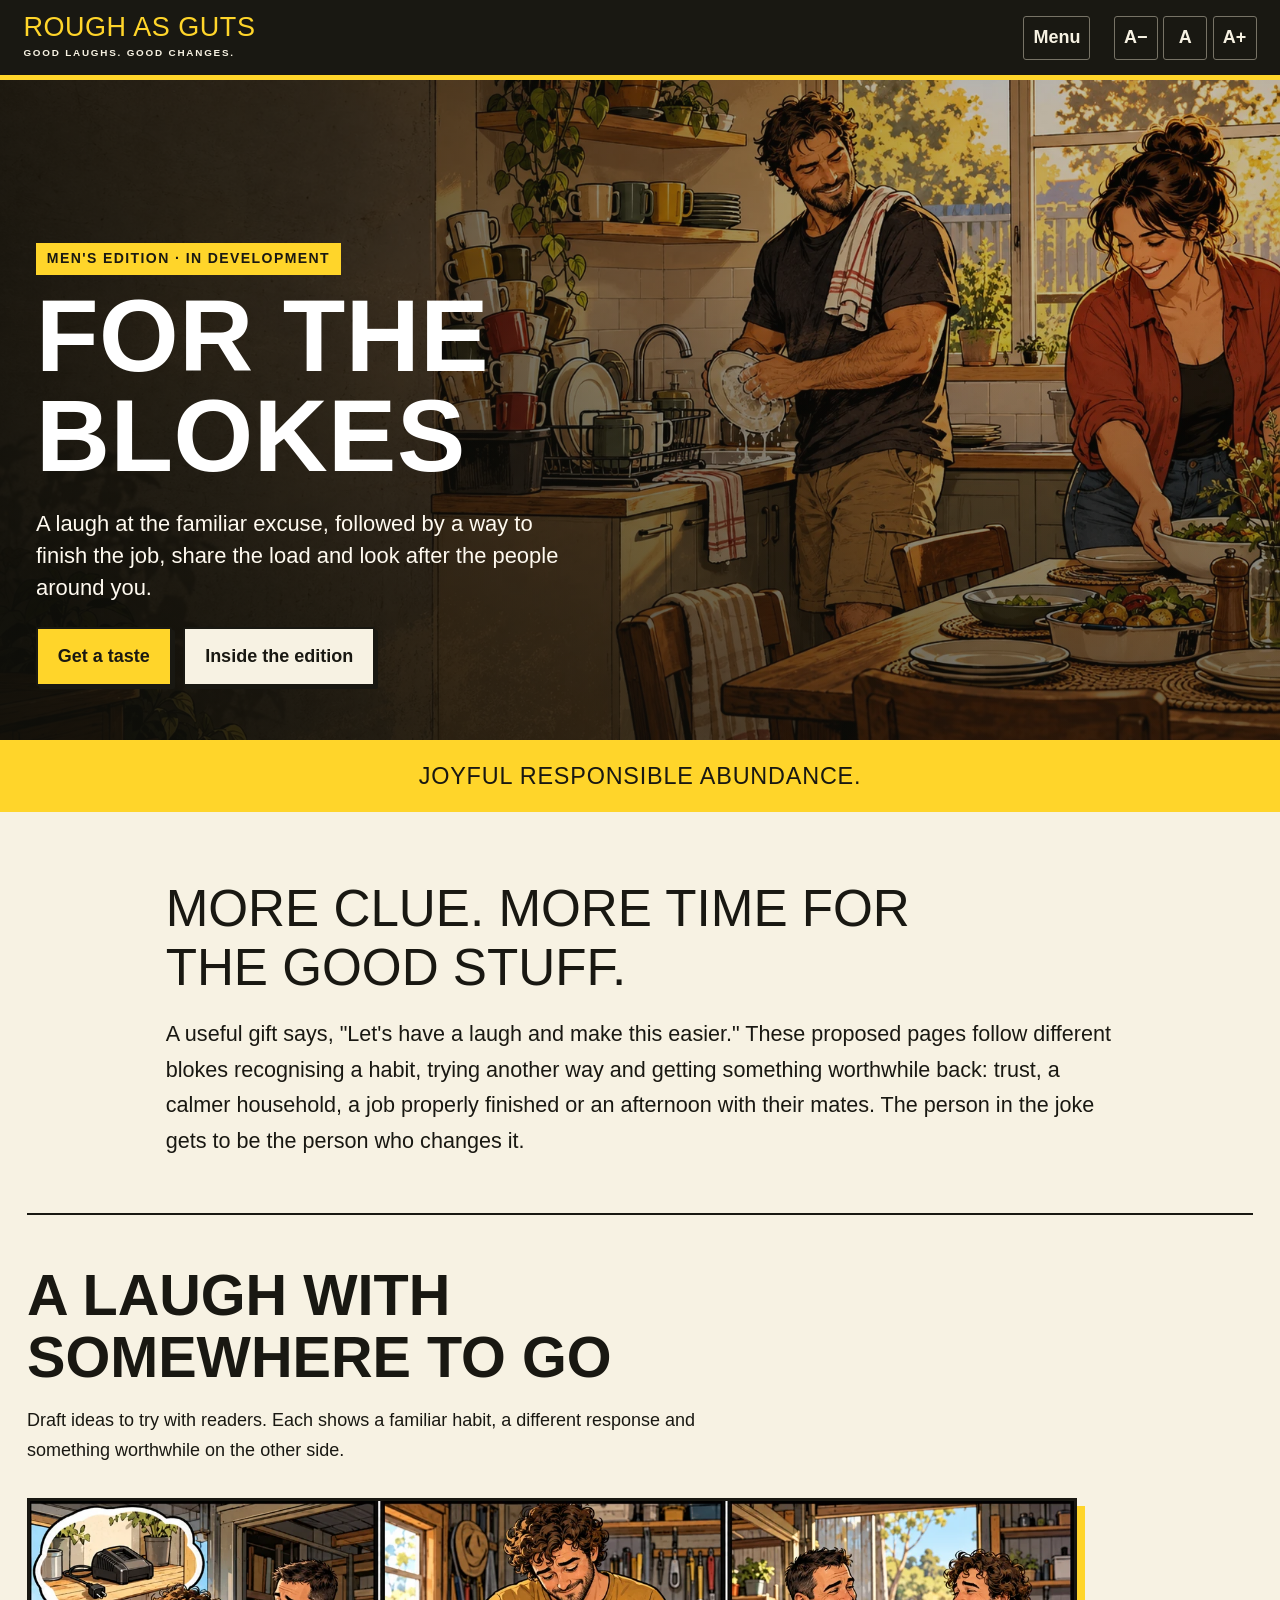
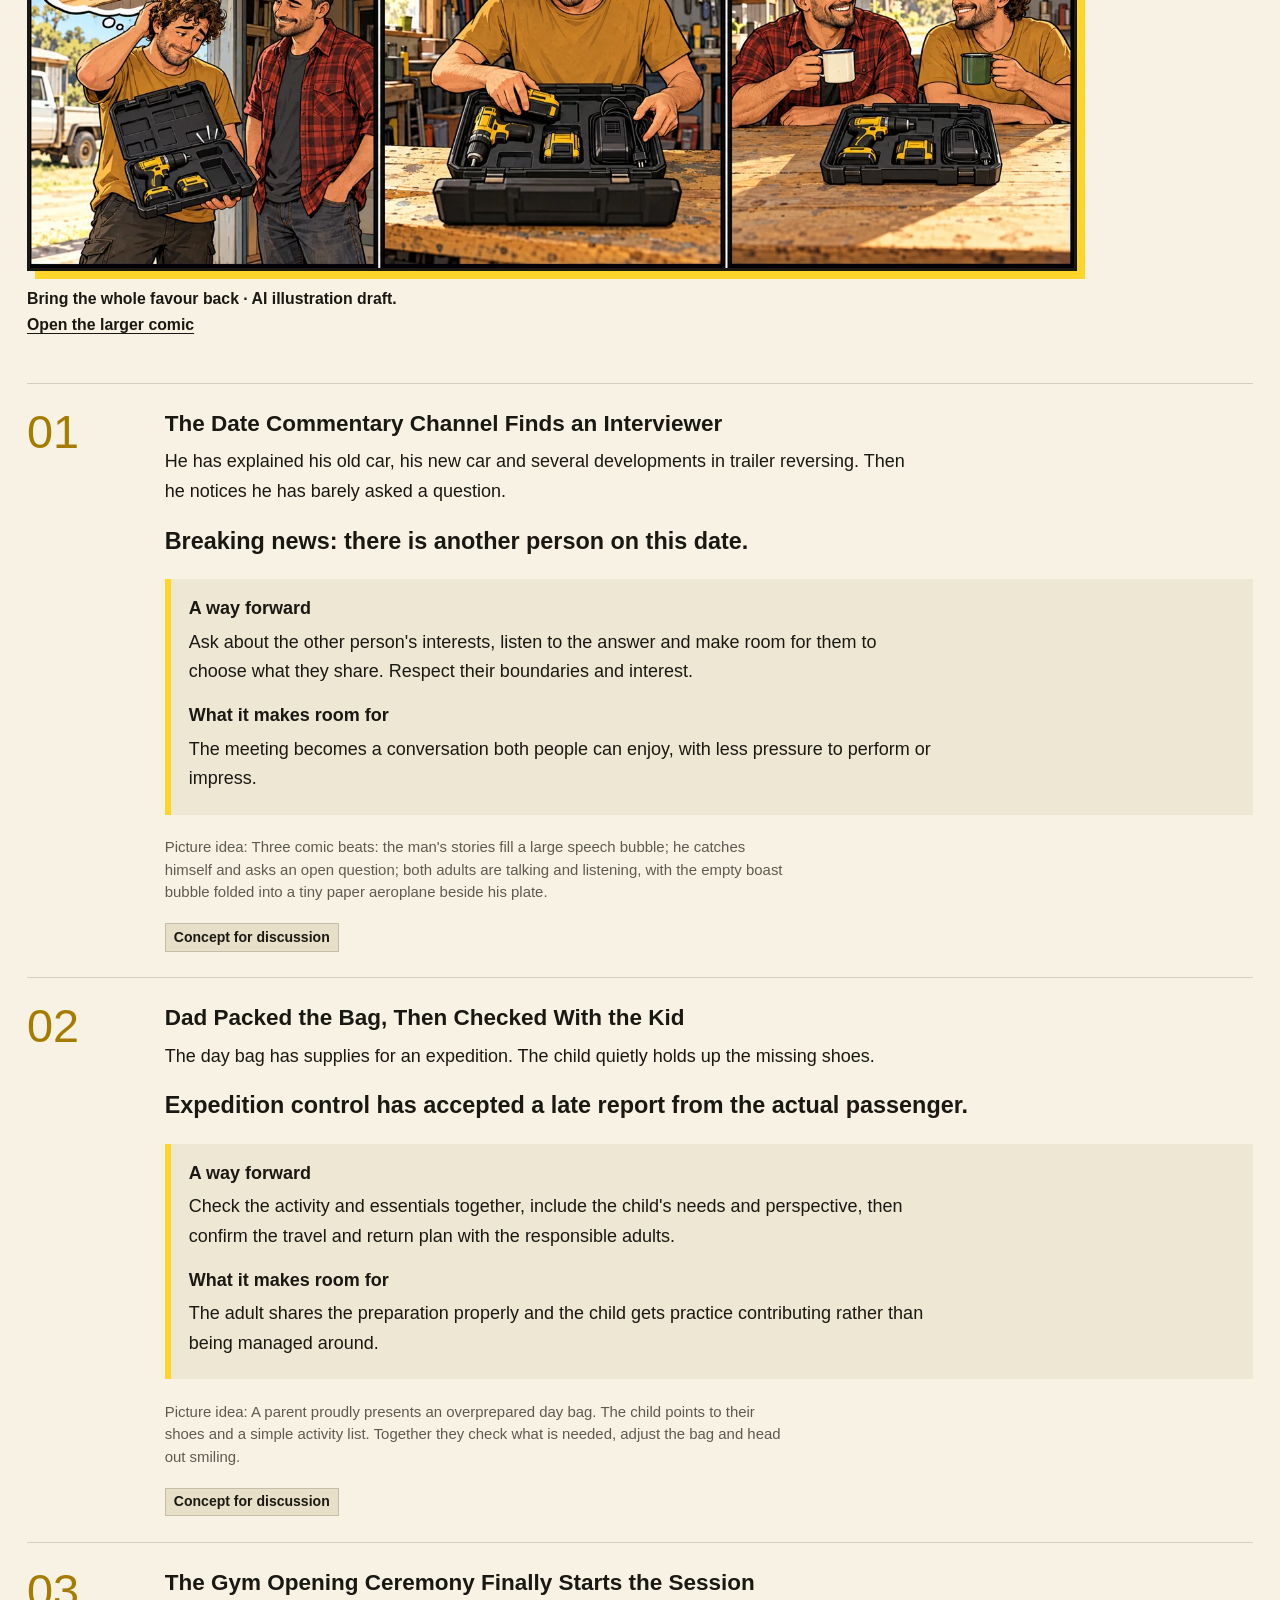
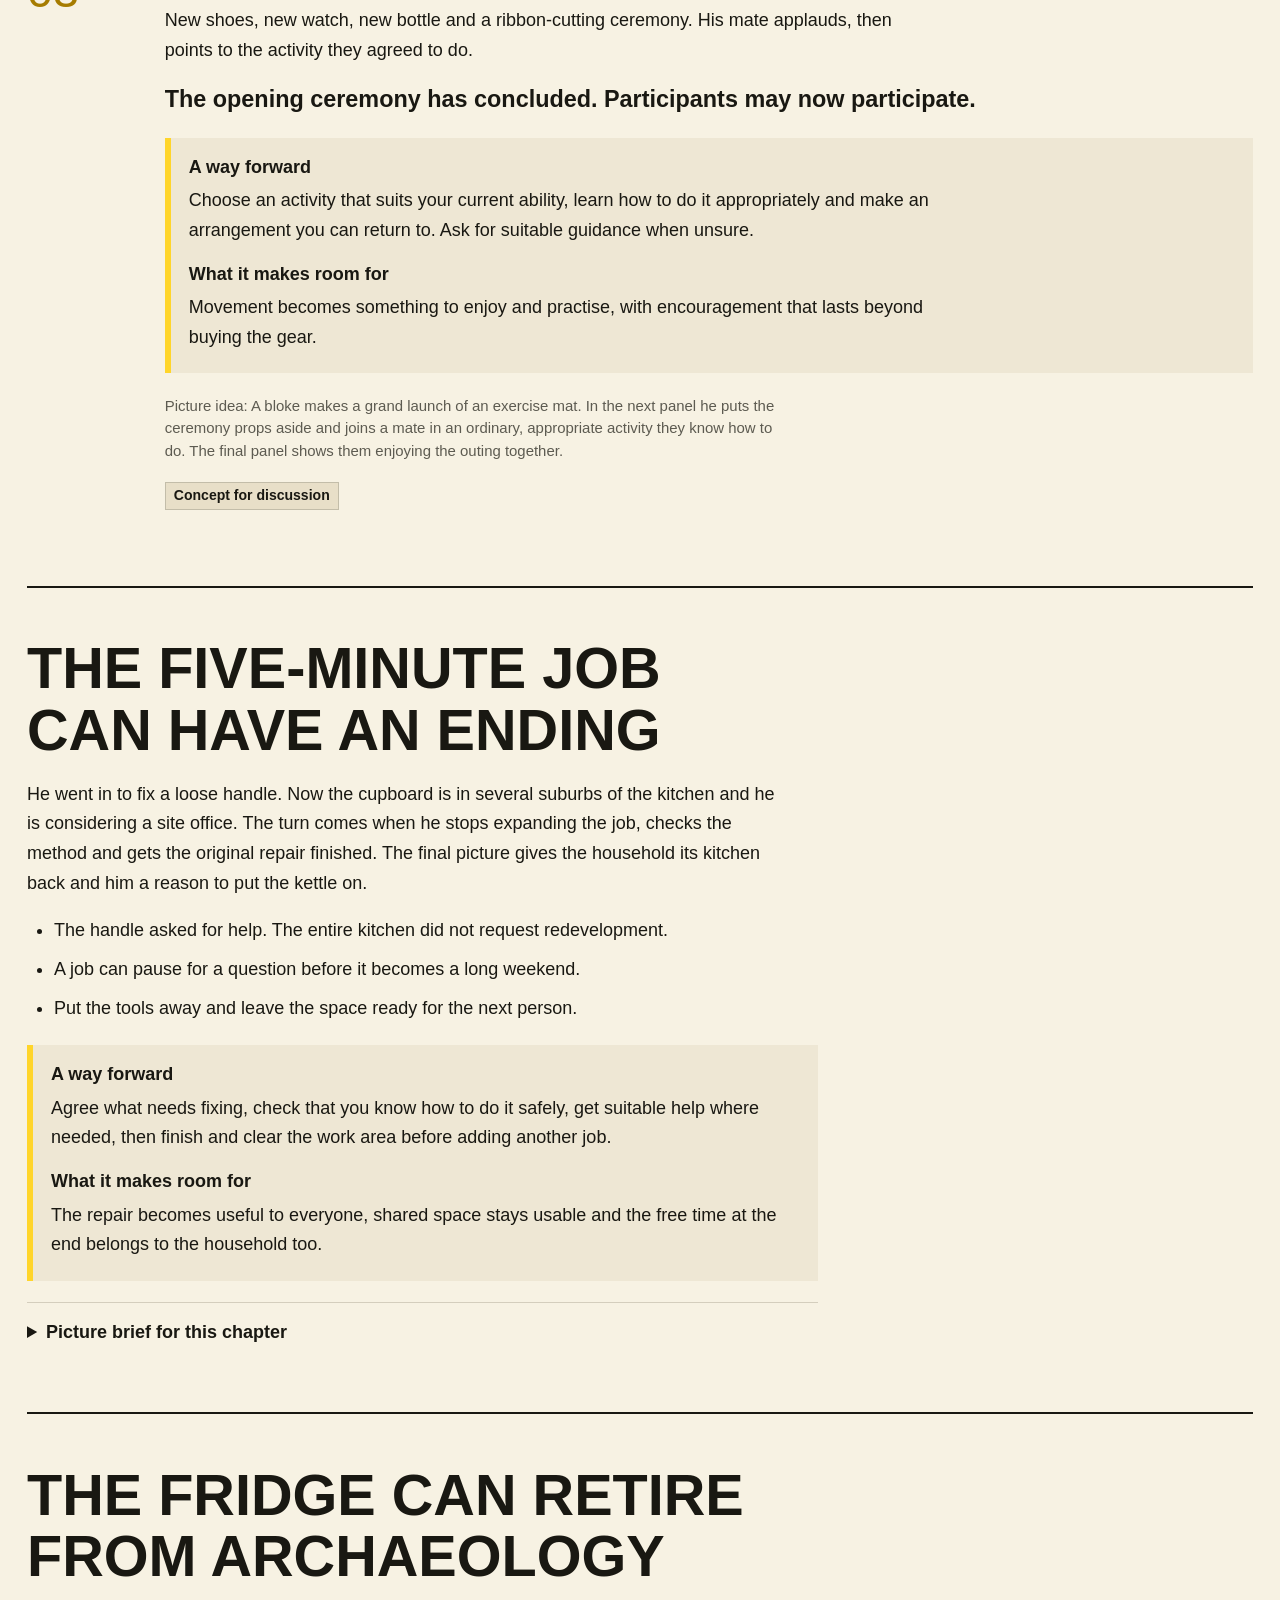
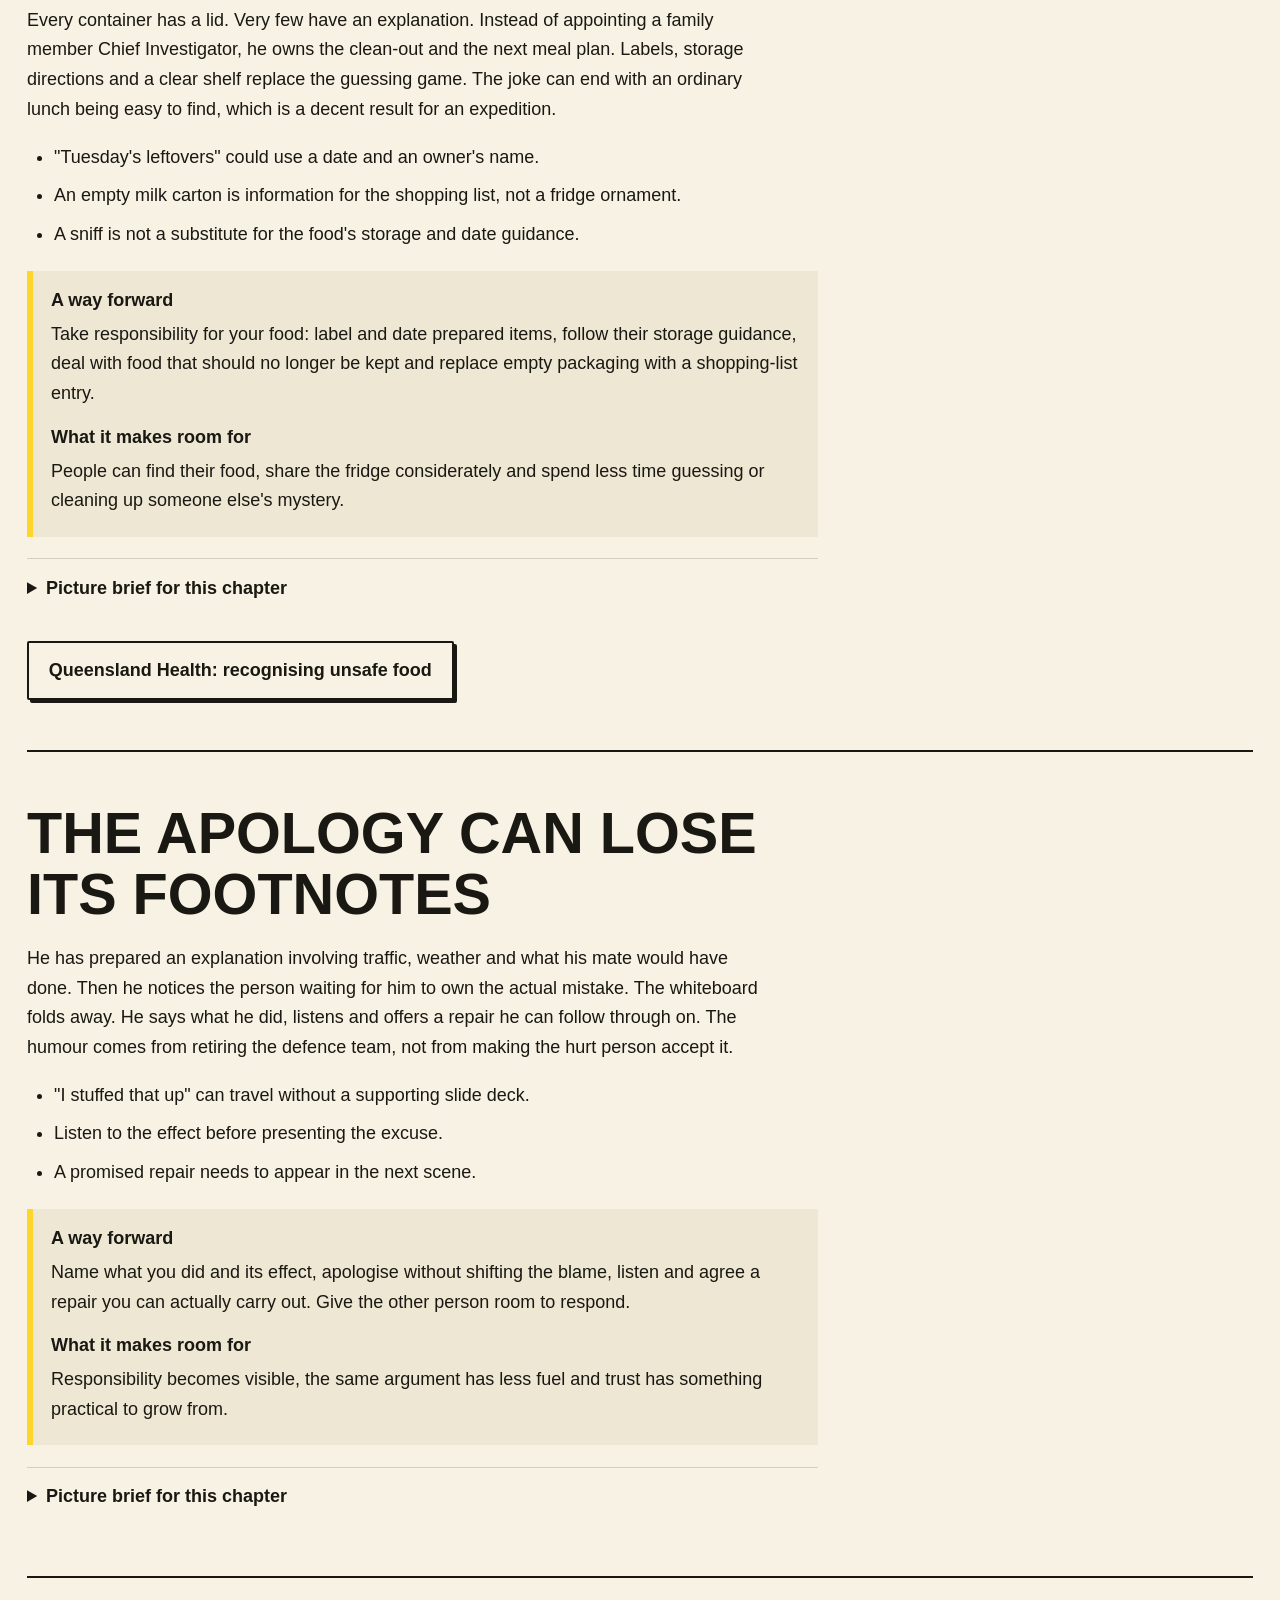
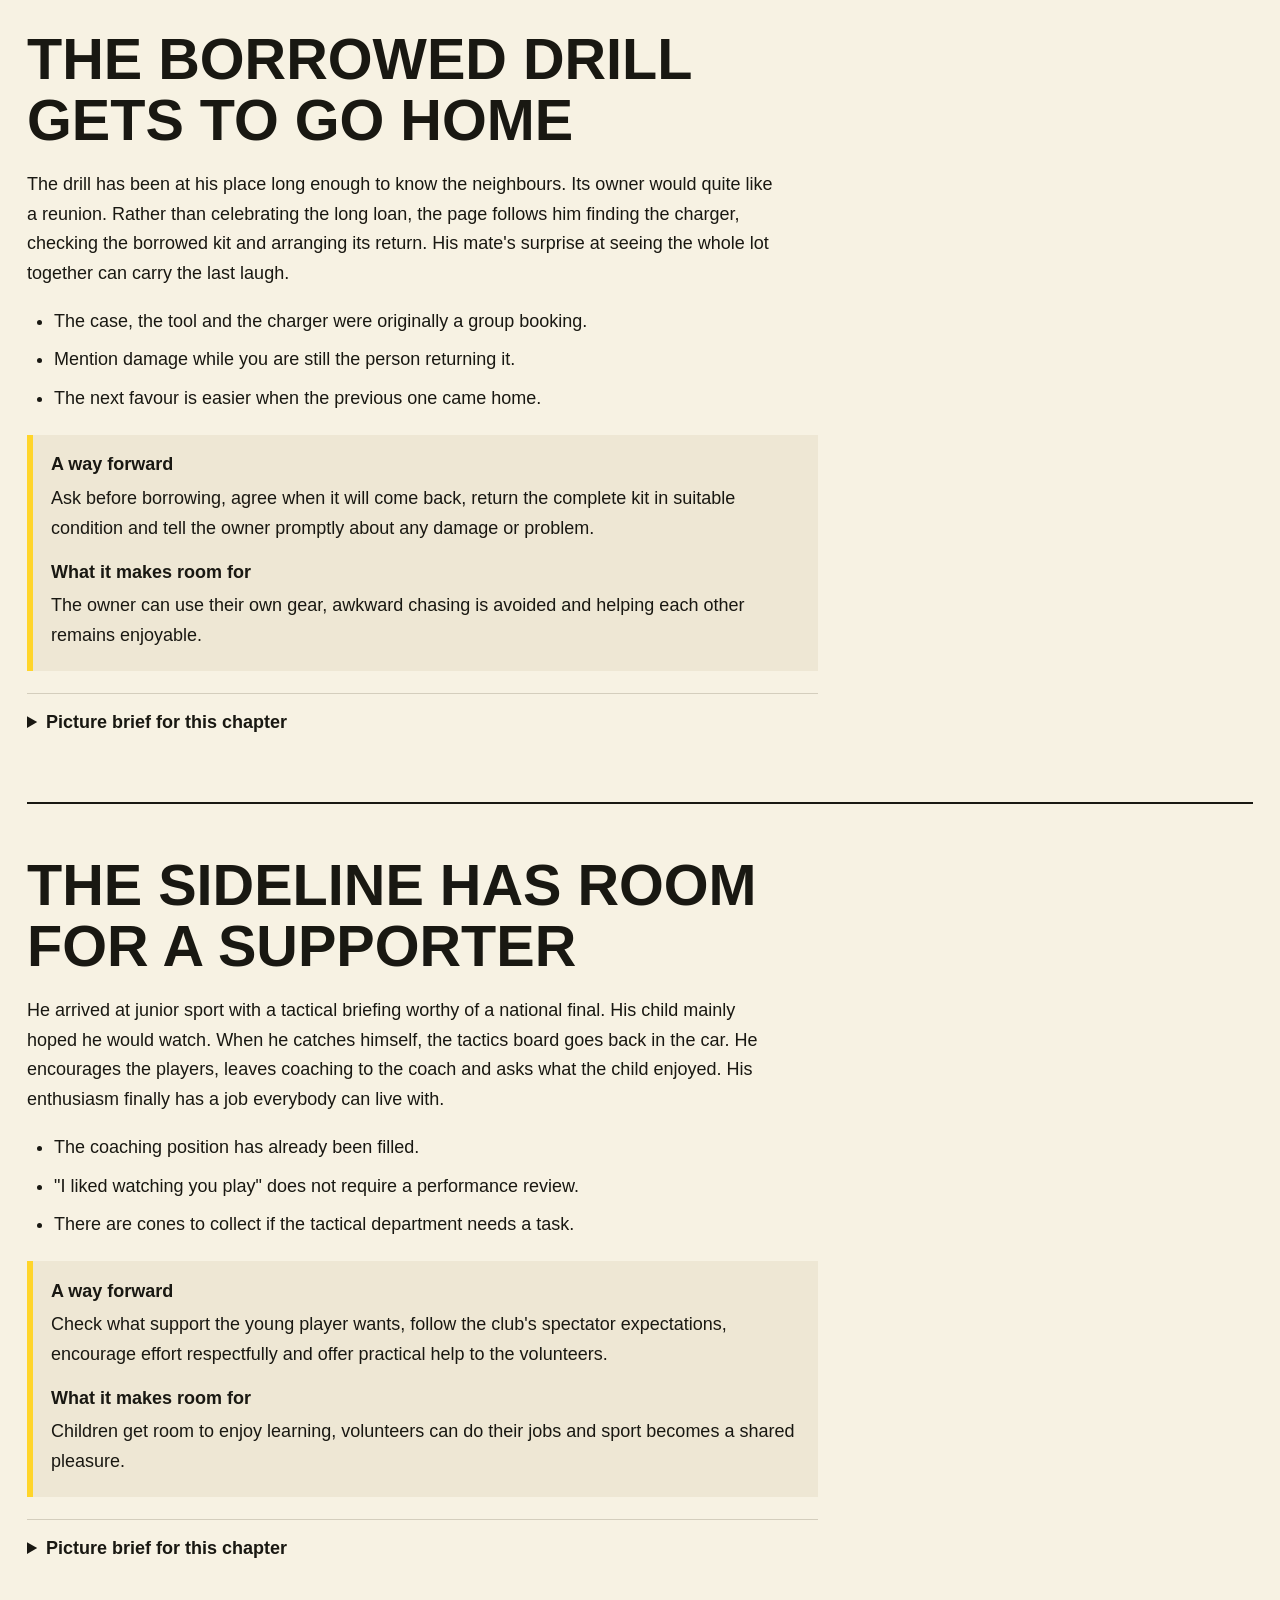
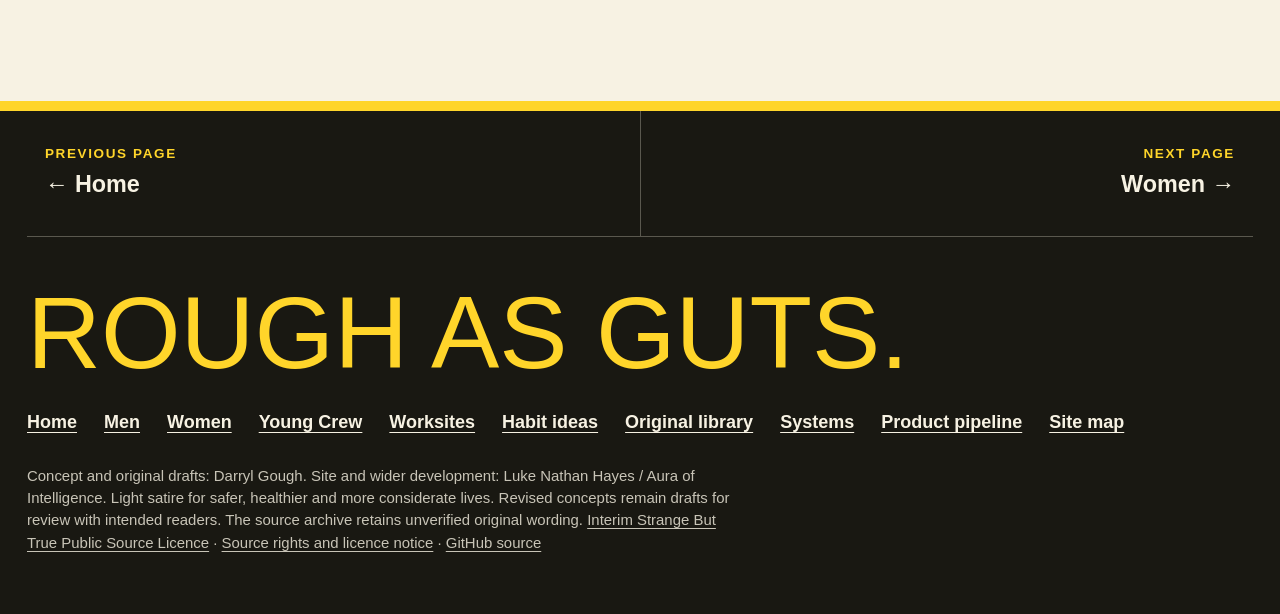
<file: men.html>
<!doctype html><html lang="en-AU"><head><meta charset="utf-8"><meta name="viewport" content="width=device-width,initial-scale=1"><title>Men · Rough as Guts</title><meta name="description" content="A laugh at the familiar excuse, followed by a way to finish the job, share the load and look after the people around you."><meta name="theme-color" content="#ffd52a"><link rel="canonical" href="https://auraofintelligence.github.io/rough-as-guts/men.html"><link rel="icon" href="assets/favicon.svg" type="image/svg+xml"><link rel="stylesheet" href="styles.css?v=61c3d62bb7ed"><meta property="og:title" content="Men · Rough as Guts"><meta property="og:description" content="A laugh at the familiar excuse, followed by a way to finish the job, share the load and look after the people around you."><meta property="og:type" content="website"><meta property="og:url" content="https://auraofintelligence.github.io/rough-as-guts/men.html"><meta property="og:image" content="https://auraofintelligence.github.io/rough-as-guts/assets/generated/hero-men-care-v2.webp"><meta name="twitter:card" content="summary_large_image"><script src="site.js?v=37b8d5759d20" defer></script></head><body data-page="men"><a class="skip-link" href="#main">Skip to content</a><header class="site-header"><a class="brand" href="index.html">ROUGH AS GUTS<small>GOOD LAUGHS. GOOD CHANGES.</small></a><button class="menu-toggle" aria-controls="main-nav" aria-expanded="false">Menu</button><nav id="main-nav" class="main-nav" aria-label="Main navigation"><a href="men.html" aria-current="page">Men</a><a href="women.html">Women</a><a href="youth.html">Young Crew</a><a href="workplace.html">Worksites</a><a href="habits.html">Habit ideas</a><a href="library.html">Original library</a><a href="systems.html">Systems</a><a href="pipeline.html">Product pipeline</a></nav><div class="read-tools" role="group" aria-label="Text size"><button id="text-smaller" aria-label="Smaller text">A−</button><button id="text-reset" aria-label="Reset text size">A</button><button id="text-larger" aria-label="Larger text">A+</button></div></header><main id="main"><section class="hero"><img class="hero-image" src="assets/generated/hero-men-care-v2.webp" alt="An adult man washes dishes and clears a tall collection of mugs while another adult sets out a shared meal." fetchpriority="high" width="1536" height="1024"><div class="hero-copy"><span class="eyebrow">MEN&#x27;S EDITION · IN DEVELOPMENT</span><h1>For the blokes</h1><p class="lead">A laugh at the familiar excuse, followed by a way to finish the job, share the load and look after the people around you.</p><div class="hero-actions"><a href="#sample-gags" class="button">Get a taste</a><a href="#chapters" class="button secondary">Inside the edition</a></div></div></section><div class="shout-strip">Joyful responsible abundance.</div><div class="container intro reading" id="inside"><p class="big-quote">More clue. More time for the good stuff.</p><p>A useful gift says, &quot;Let&#x27;s have a laugh and make this easier.&quot; These proposed pages follow different blokes recognising a habit, trying another way and getting something worthwhile back: trust, a calmer household, a job properly finished or an afternoon with their mates. The person in the joke gets to be the person who changes it.</p></div><section class="section container" id="sample-gags"><h2>A laugh with somewhere to go</h2><p>Draft ideas to try with readers. Each shows a familiar habit, a different response and something worthwhile on the other side.</p><figure class="concept-figure"><a href="assets/generated/concept-men-care-v2.webp"><img src="assets/generated/concept-men-care-v2.webp" alt="A borrower notices the missing charger, returns the complete drill kit and enjoys a cuppa with his mate." loading="lazy" width="1600" height="563"></a><figcaption>Bring the whole favour back · AI illustration draft. <a href="assets/generated/concept-men-care-v2.webp" class="">Open the larger comic</a></figcaption></figure><article class="gag"><span class="number">01</span><div><h3>The Date Commentary Channel Finds an Interviewer</h3><p>He has explained his old car, his new car and several developments in trailer reversing. Then he notices he has barely asked a question.</p><p class="punchline">Breaking news: there is another person on this date.</p><div class="change-path"><h4>A way forward</h4><p>Ask about the other person&#x27;s interests, listen to the answer and make room for them to choose what they share. Respect their boundaries and interest.</p><h4>What it makes room for</h4><p>The meeting becomes a conversation both people can enjoy, with less pressure to perform or impress.</p></div><p class="caption">Picture idea: Three comic beats: the man&#x27;s stories fill a large speech bubble; he catches himself and asks an open question; both adults are talking and listening, with the empty boast bubble folded into a tiny paper aeroplane beside his plate.</p><span class="tag">Concept for discussion</span></div></article><article class="gag"><span class="number">02</span><div><h3>Dad Packed the Bag, Then Checked With the Kid</h3><p>The day bag has supplies for an expedition. The child quietly holds up the missing shoes.</p><p class="punchline">Expedition control has accepted a late report from the actual passenger.</p><div class="change-path"><h4>A way forward</h4><p>Check the activity and essentials together, include the child&#x27;s needs and perspective, then confirm the travel and return plan with the responsible adults.</p><h4>What it makes room for</h4><p>The adult shares the preparation properly and the child gets practice contributing rather than being managed around.</p></div><p class="caption">Picture idea: A parent proudly presents an overprepared day bag. The child points to their shoes and a simple activity list. Together they check what is needed, adjust the bag and head out smiling.</p><span class="tag">Concept for discussion</span></div></article><article class="gag"><span class="number">03</span><div><h3>The Gym Opening Ceremony Finally Starts the Session</h3><p>New shoes, new watch, new bottle and a ribbon-cutting ceremony. His mate applauds, then points to the activity they agreed to do.</p><p class="punchline">The opening ceremony has concluded. Participants may now participate.</p><div class="change-path"><h4>A way forward</h4><p>Choose an activity that suits your current ability, learn how to do it appropriately and make an arrangement you can return to. Ask for suitable guidance when unsure.</p><h4>What it makes room for</h4><p>Movement becomes something to enjoy and practise, with encouragement that lasts beyond buying the gear.</p></div><p class="caption">Picture idea: A bloke makes a grand launch of an exercise mat. In the next panel he puts the ceremony props aside and joins a mate in an ordinary, appropriate activity they know how to do. The final panel shows them enjoying the outing together.</p><span class="tag">Concept for discussion</span></div></article></section><section class="section container" id="chapters"><div class="reading"><h2>The Five-Minute Job Can Have an Ending</h2><p>He went in to fix a loose handle. Now the cupboard is in several suburbs of the kitchen and he is considering a site office. The turn comes when he stops expanding the job, checks the method and gets the original repair finished. The final picture gives the household its kitchen back and him a reason to put the kettle on.</p><ul><li>The handle asked for help. The entire kitchen did not request redevelopment.</li><li>A job can pause for a question before it becomes a long weekend.</li><li>Put the tools away and leave the space ready for the next person.</li></ul><div class="change-path"><h4>A way forward</h4><p>Agree what needs fixing, check that you know how to do it safely, get suitable help where needed, then finish and clear the work area before adding another job.</p><h4>What it makes room for</h4><p>The repair becomes useful to everyone, shared space stays usable and the free time at the end belongs to the household too.</p></div><details class="chapter-brief"><summary>Picture brief for this chapter</summary><p class="scene-note">Three panels: a bloke surveys the unnecessary cupboard demolition; he puts the right instructions beside the original loose handle and gets help with an unfamiliar part; he finishes the repair, clears the bench and joins the household for a cuppa.</p></details></div></section><section class="section container"><div class="reading"><h2>The Fridge Can Retire From Archaeology</h2><p>Every container has a lid. Very few have an explanation. Instead of appointing a family member Chief Investigator, he owns the clean-out and the next meal plan. Labels, storage directions and a clear shelf replace the guessing game. The joke can end with an ordinary lunch being easy to find, which is a decent result for an expedition.</p><ul><li>&quot;Tuesday&#x27;s leftovers&quot; could use a date and an owner&#x27;s name.</li><li>An empty milk carton is information for the shopping list, not a fridge ornament.</li><li>A sniff is not a substitute for the food&#x27;s storage and date guidance.</li></ul><div class="change-path"><h4>A way forward</h4><p>Take responsibility for your food: label and date prepared items, follow their storage guidance, deal with food that should no longer be kept and replace empty packaging with a shopping-list entry.</p><h4>What it makes room for</h4><p>People can find their food, share the fridge considerately and spend less time guessing or cleaning up someone else&#x27;s mystery.</p></div><details class="chapter-brief"><summary>Picture brief for this chapter</summary><p class="scene-note">Three panels: a man confronts a fridge full of anonymous containers; he checks labels and storage guidance, deals with unsuitable food and cleans the shelf; he packs a clearly labelled lunch and adds milk to the shared shopping list.</p></details><div class="hero-actions"><a href="https://www.qld.gov.au/health/staying-healthy/food-pantry/food-safety-for-consumers/food-safety-and-your-health/signs-of-potentially-unsafe-food" class="button secondary">Queensland Health: recognising unsafe food</a></div></div></section><section class="section container"><div class="reading"><h2>The Apology Can Lose Its Footnotes</h2><p>He has prepared an explanation involving traffic, weather and what his mate would have done. Then he notices the person waiting for him to own the actual mistake. The whiteboard folds away. He says what he did, listens and offers a repair he can follow through on. The humour comes from retiring the defence team, not from making the hurt person accept it.</p><ul><li>&quot;I stuffed that up&quot; can travel without a supporting slide deck.</li><li>Listen to the effect before presenting the excuse.</li><li>A promised repair needs to appear in the next scene.</li></ul><div class="change-path"><h4>A way forward</h4><p>Name what you did and its effect, apologise without shifting the blame, listen and agree a repair you can actually carry out. Give the other person room to respond.</p><h4>What it makes room for</h4><p>Responsibility becomes visible, the same argument has less fuel and trust has something practical to grow from.</p></div><details class="chapter-brief"><summary>Picture brief for this chapter</summary><p class="scene-note">A man begins an apology beside an enormous explanation chart. In the next panel he rolls it up and listens. In the final panel he carries out the agreed repair while the other adult has space to respond in their own time.</p></details></div></section><section class="section container"><div class="reading"><h2>The Borrowed Drill Gets to Go Home</h2><p>The drill has been at his place long enough to know the neighbours. Its owner would quite like a reunion. Rather than celebrating the long loan, the page follows him finding the charger, checking the borrowed kit and arranging its return. His mate&#x27;s surprise at seeing the whole lot together can carry the last laugh.</p><ul><li>The case, the tool and the charger were originally a group booking.</li><li>Mention damage while you are still the person returning it.</li><li>The next favour is easier when the previous one came home.</li></ul><div class="change-path"><h4>A way forward</h4><p>Ask before borrowing, agree when it will come back, return the complete kit in suitable condition and tell the owner promptly about any damage or problem.</p><h4>What it makes room for</h4><p>The owner can use their own gear, awkward chasing is avoided and helping each other remains enjoyable.</p></div><details class="chapter-brief"><summary>Picture brief for this chapter</summary><p class="scene-note">A drill appears in an absurdly affectionate family-photo setup. Its borrower then gathers the charger and accessories, speaks honestly to the owner and returns the complete kit. Both mates share a cuppa with the tool back on its proper shelf.</p></details></div></section><section class="section container"><div class="reading"><h2>The Sideline Has Room for a Supporter</h2><p>He arrived at junior sport with a tactical briefing worthy of a national final. His child mainly hoped he would watch. When he catches himself, the tactics board goes back in the car. He encourages the players, leaves coaching to the coach and asks what the child enjoyed. His enthusiasm finally has a job everybody can live with.</p><ul><li>The coaching position has already been filled.</li><li>&quot;I liked watching you play&quot; does not require a performance review.</li><li>There are cones to collect if the tactical department needs a task.</li></ul><div class="change-path"><h4>A way forward</h4><p>Check what support the young player wants, follow the club&#x27;s spectator expectations, encourage effort respectfully and offer practical help to the volunteers.</p><h4>What it makes room for</h4><p>Children get room to enjoy learning, volunteers can do their jobs and sport becomes a shared pleasure.</p></div><details class="chapter-brief"><summary>Picture brief for this chapter</summary><p class="scene-note">A dad begins beside an oversized tactics board. His child points to the actual coach, and Dad catches the joke. He puts the board away, cheers respectfully and helps collect the cones before walking home listening to the child&#x27;s story.</p></details></div></section></main><footer class="site-footer"><div class="container page-turner"><a href="index.html"><span>Previous page</span>← Home</a><a href="women.html"><span>Next page</span>Women →</a></div><div class="container footer-main"><p class="footer-brand">Rough as guts.</p><nav class="footer-nav" aria-label="Footer navigation"><a href="index.html" class="">Home</a><a href="men.html" class="">Men</a><a href="women.html" class="">Women</a><a href="youth.html" class="">Young Crew</a><a href="workplace.html" class="">Worksites</a><a href="habits.html" class="">Habit ideas</a><a href="library.html" class="">Original library</a><a href="systems.html" class="">Systems</a><a href="pipeline.html" class="">Product pipeline</a><a href="sitemap.html" class="">Site map</a></nav><p class="footer-note">Concept and original drafts: Darryl Gough. Site and wider development: Luke Nathan Hayes / Aura of Intelligence. Light satire for safer, healthier and more considerate lives. Revised concepts remain drafts for review with intended readers. The source archive retains unverified original wording. <a href="LICENCE.md">Interim Strange But True Public Source Licence</a> · <a href="LICENCE-NOTICE.md">Source rights and licence notice</a> · <a href="https://github.com/auraofintelligence/rough-as-guts">GitHub source</a></p></div></footer><button class="back-top" id="back-top" aria-label="Back to top" hidden>↑ Top</button><dialog class="poster-dialog" id="poster-dialog" aria-labelledby="poster-dialog-title"><div class="dialog-bar"><span class="dialog-title" id="poster-dialog-title">Source poster</span><button id="poster-zoom-out" aria-label="Zoom out">−</button><button id="poster-zoom-in" aria-label="Zoom in">+</button><button id="poster-close">Close</button></div><div class="dialog-body"><img id="dialog-poster" alt=""></div></dialog></body></html>
</file>
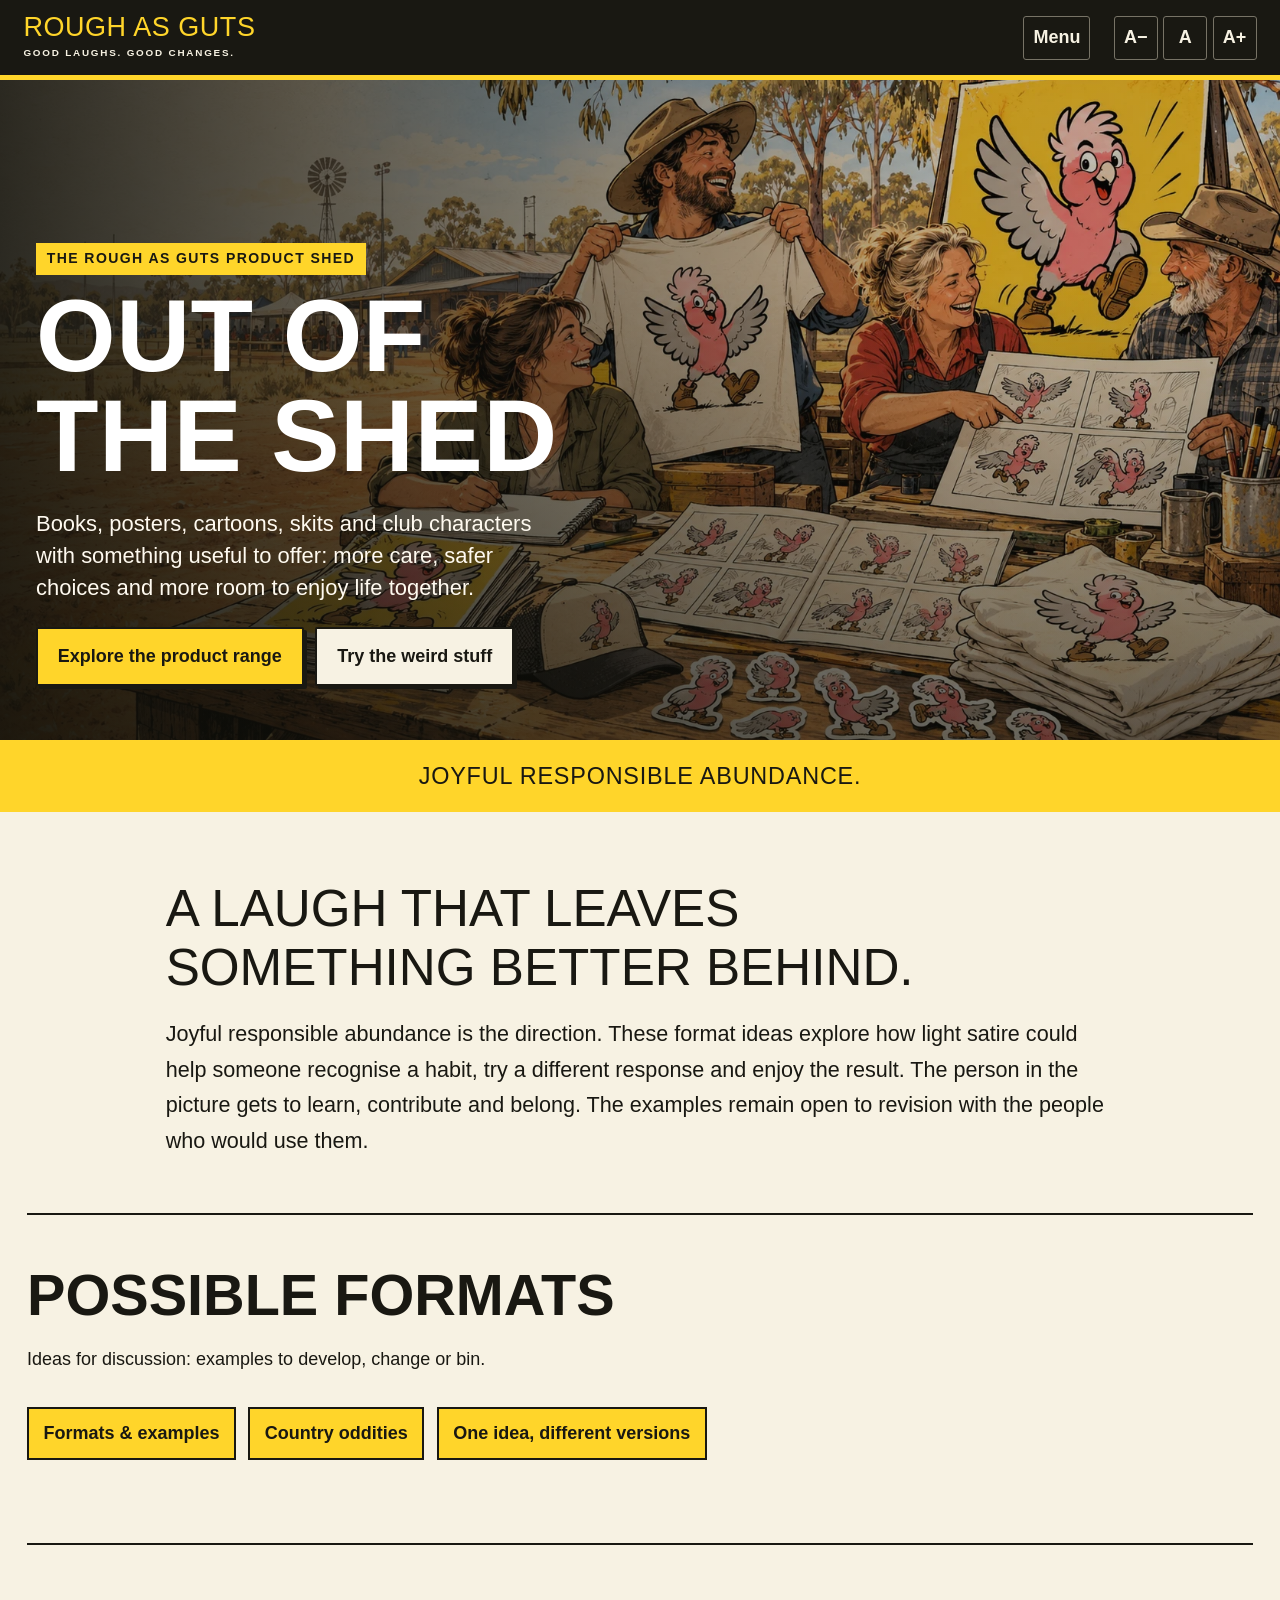
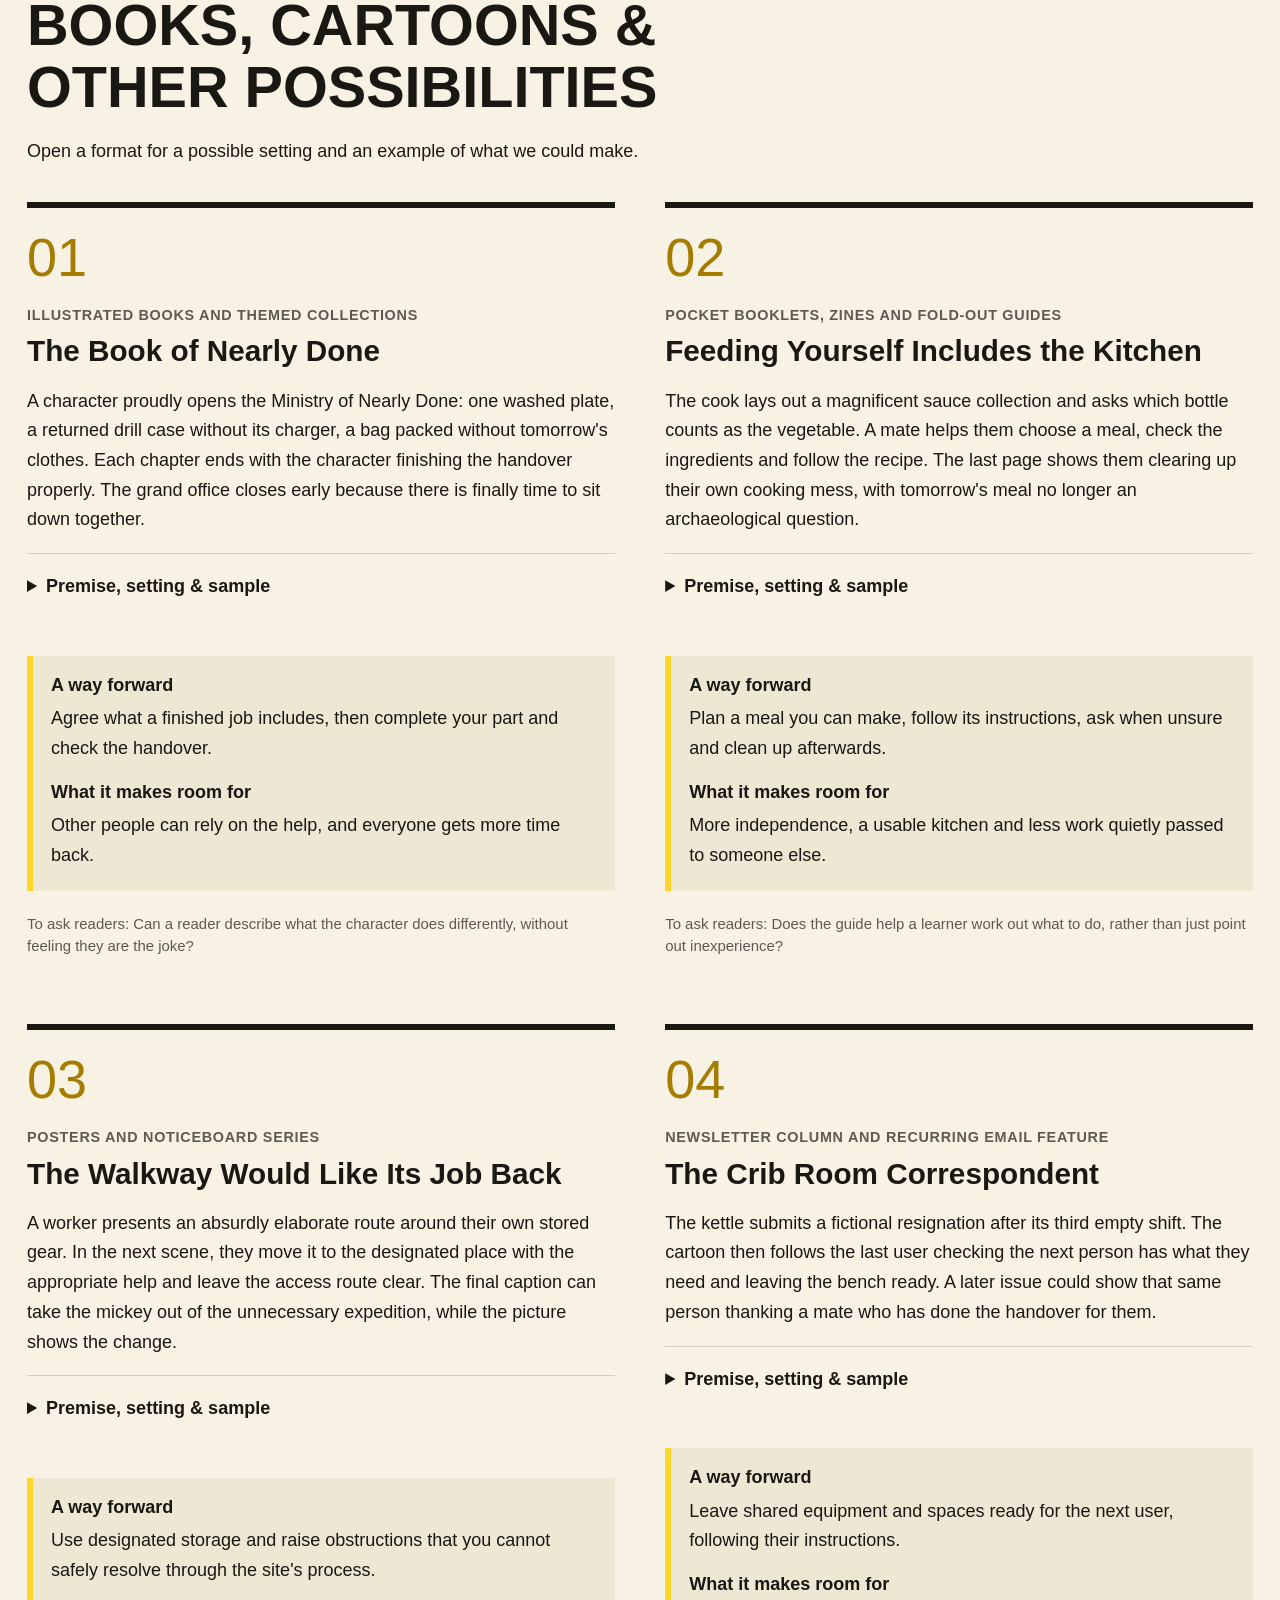
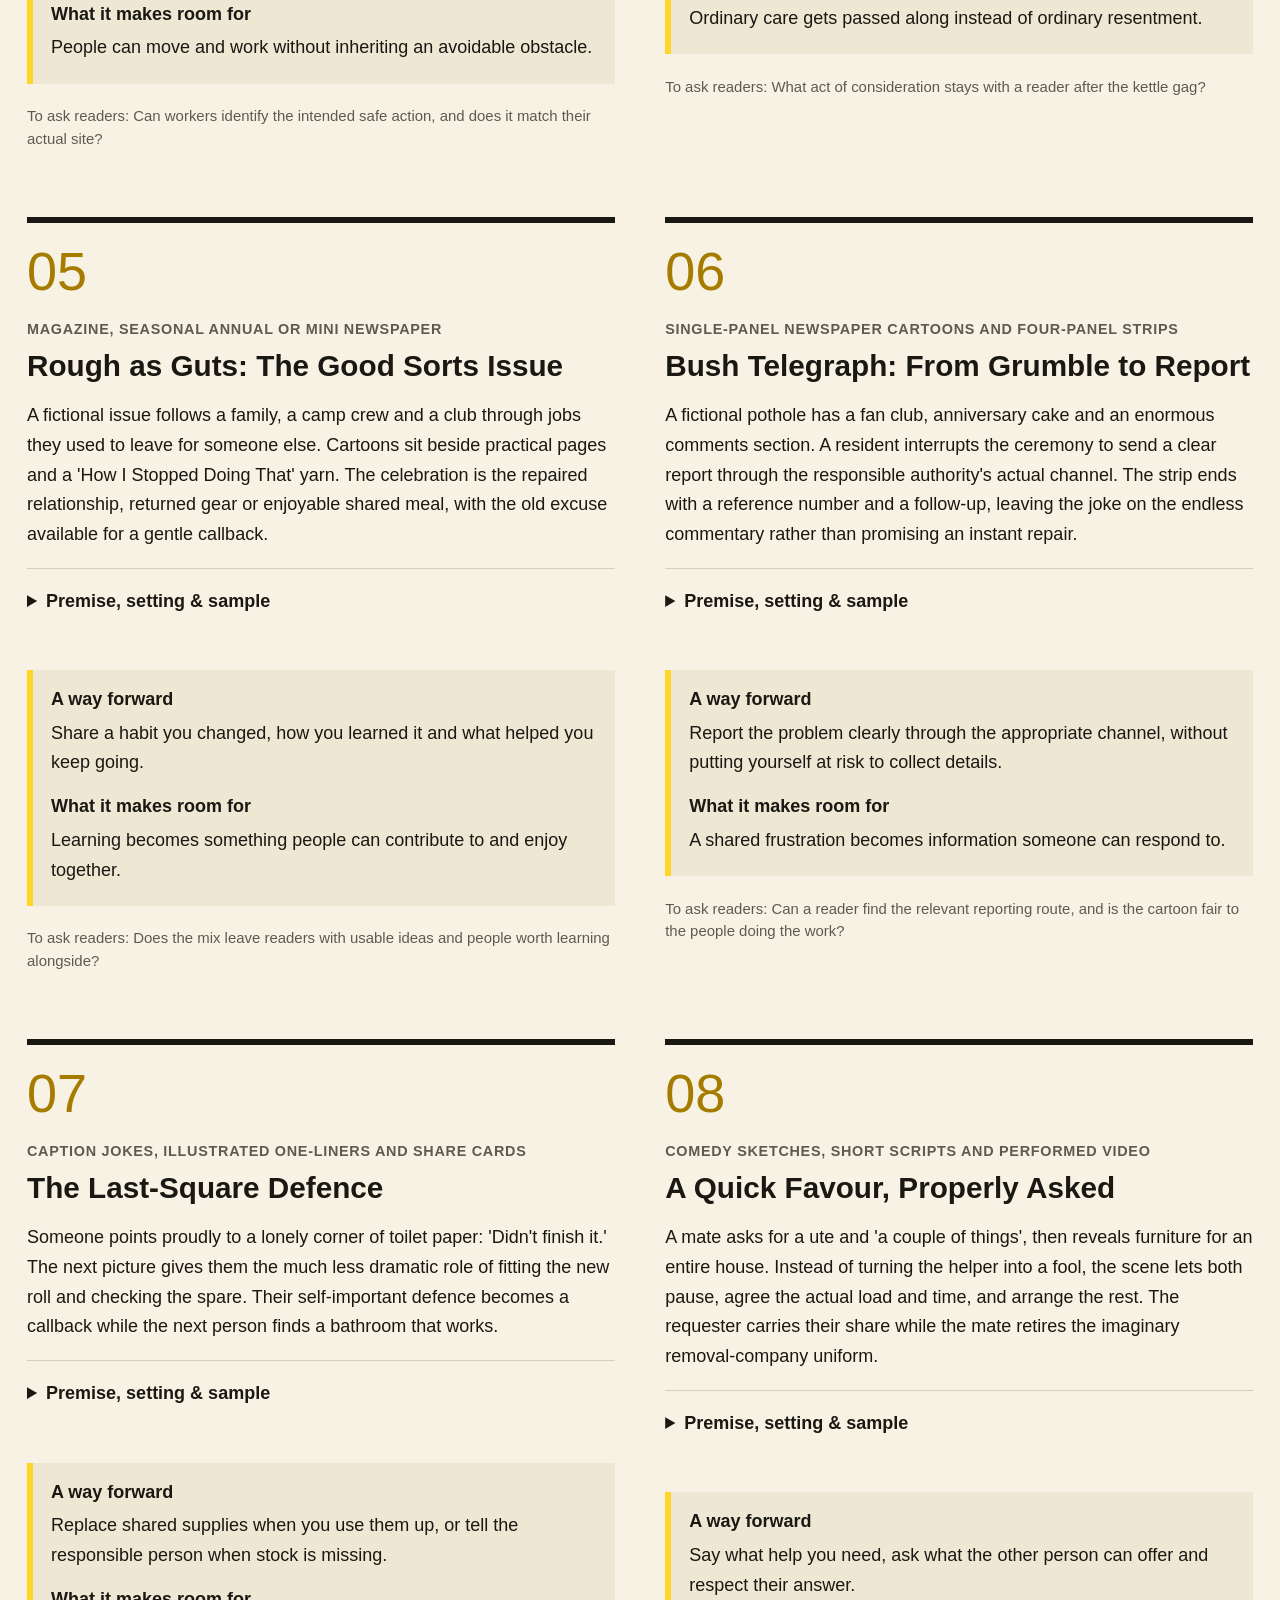
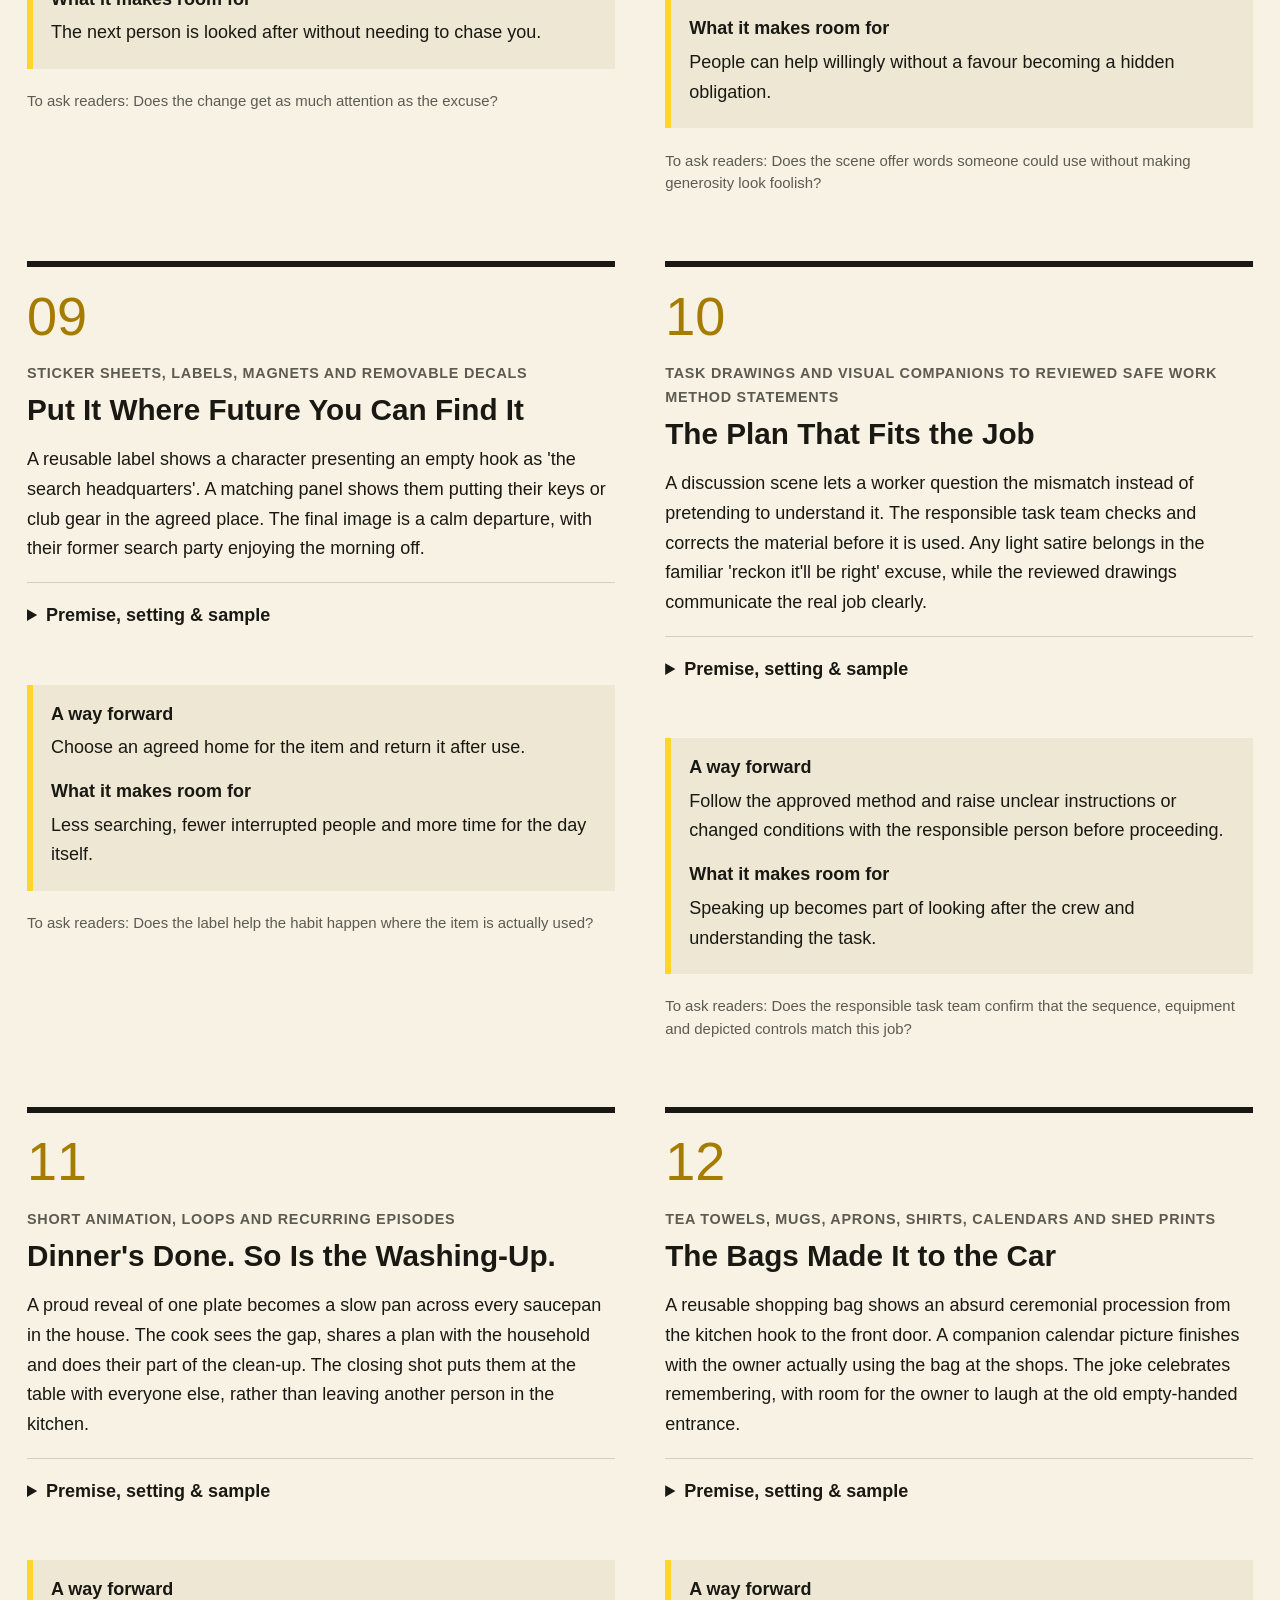
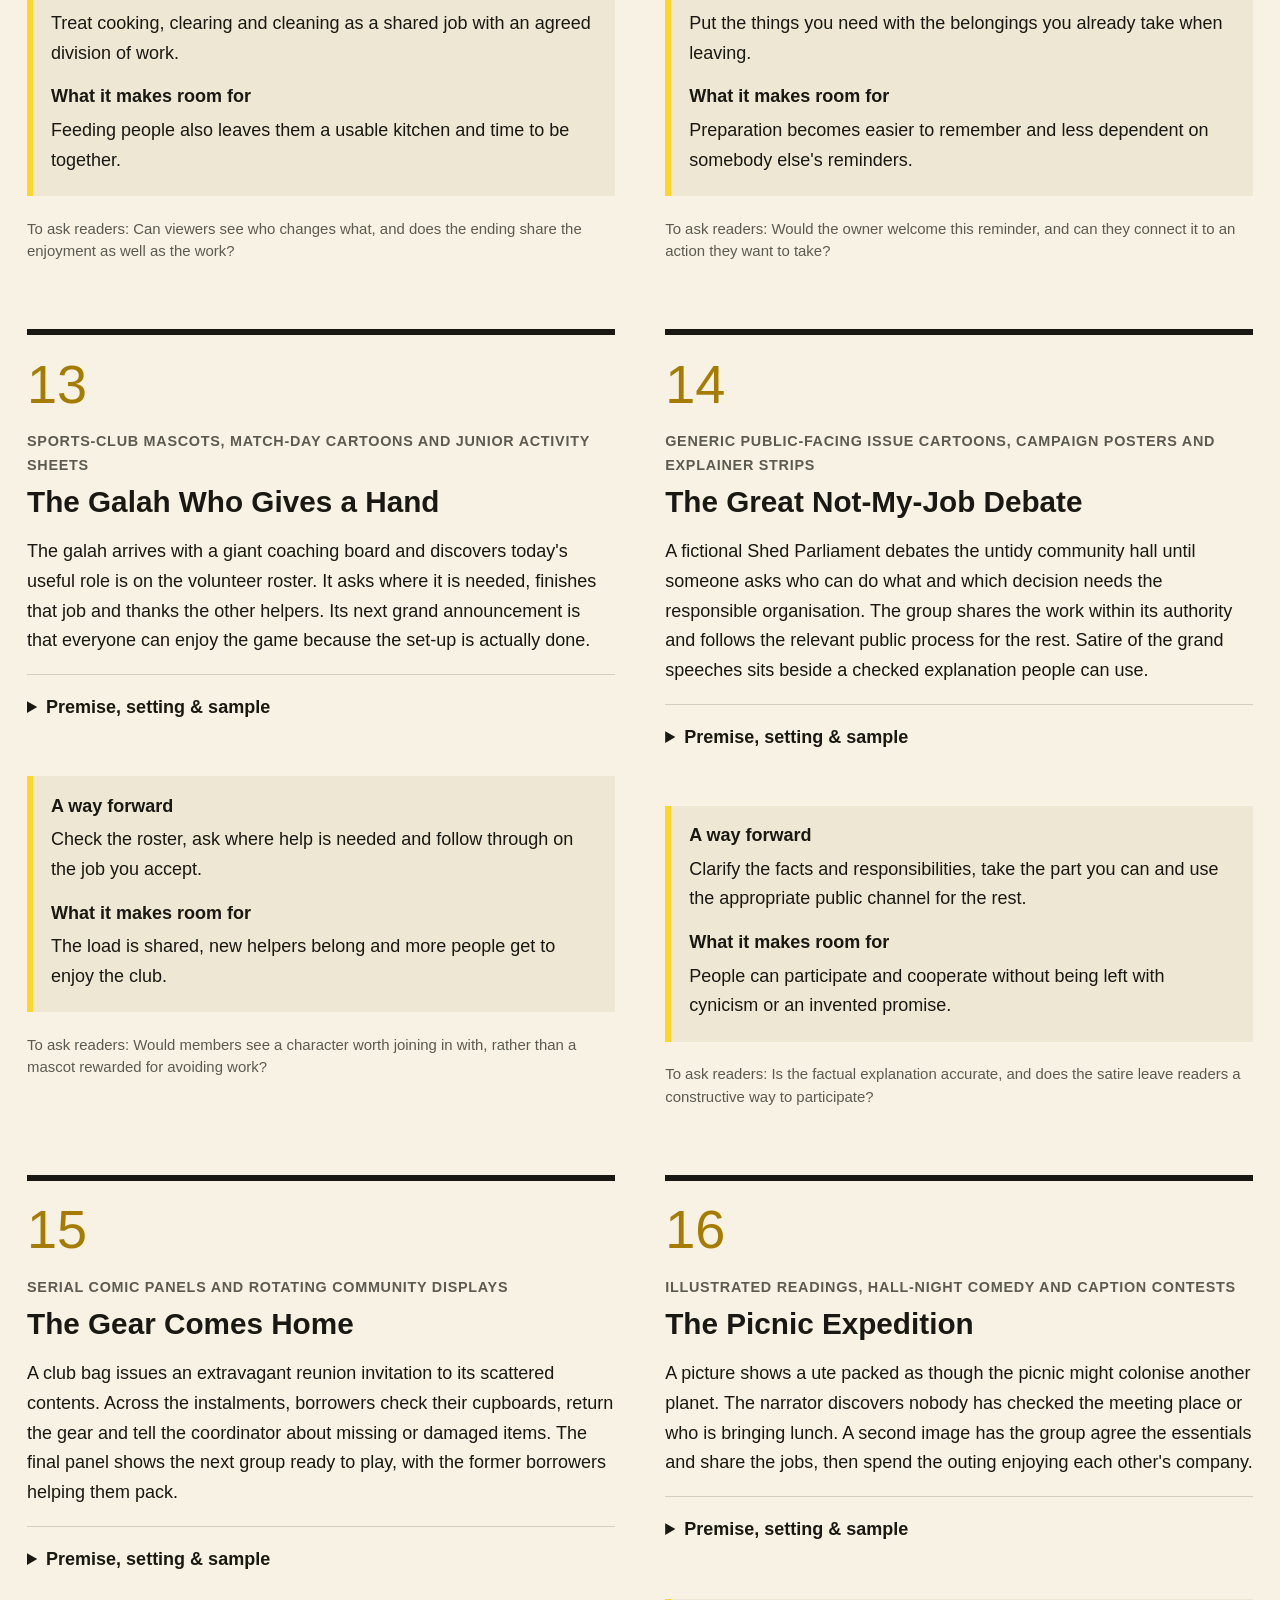
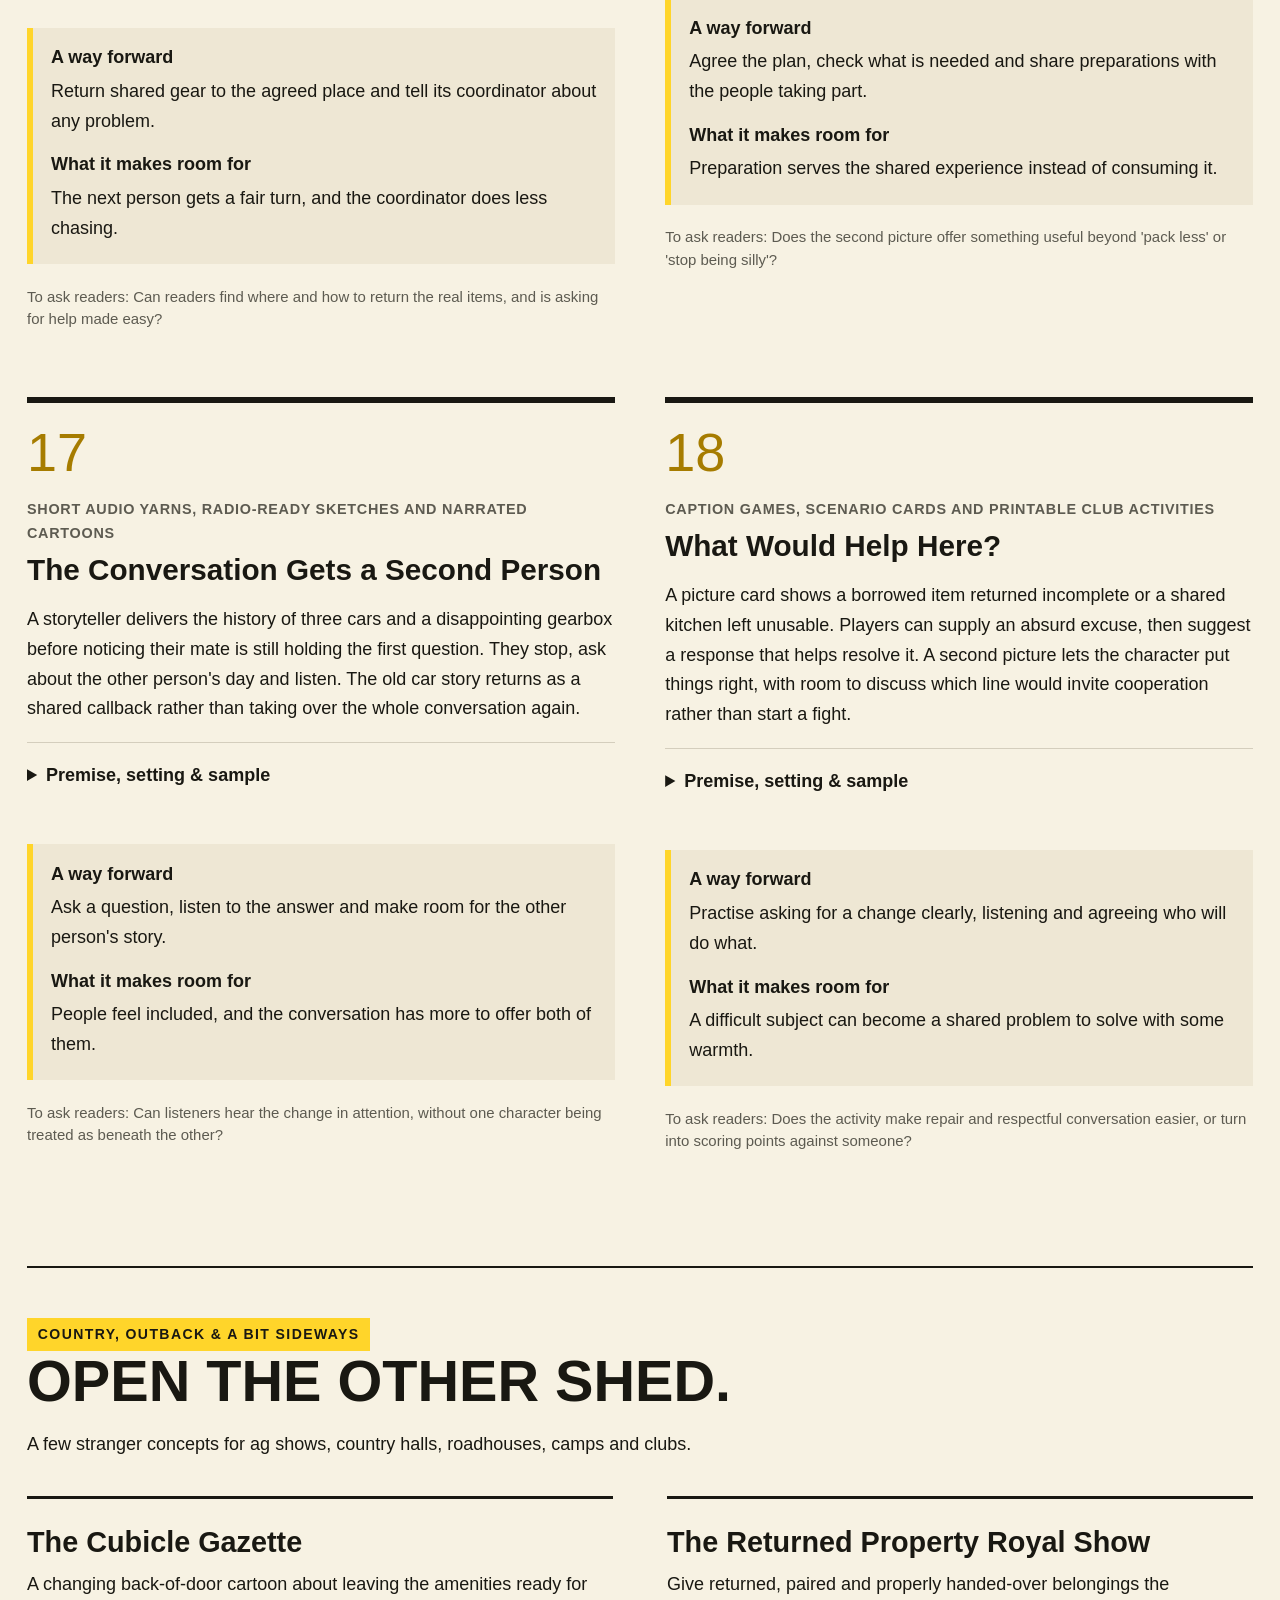
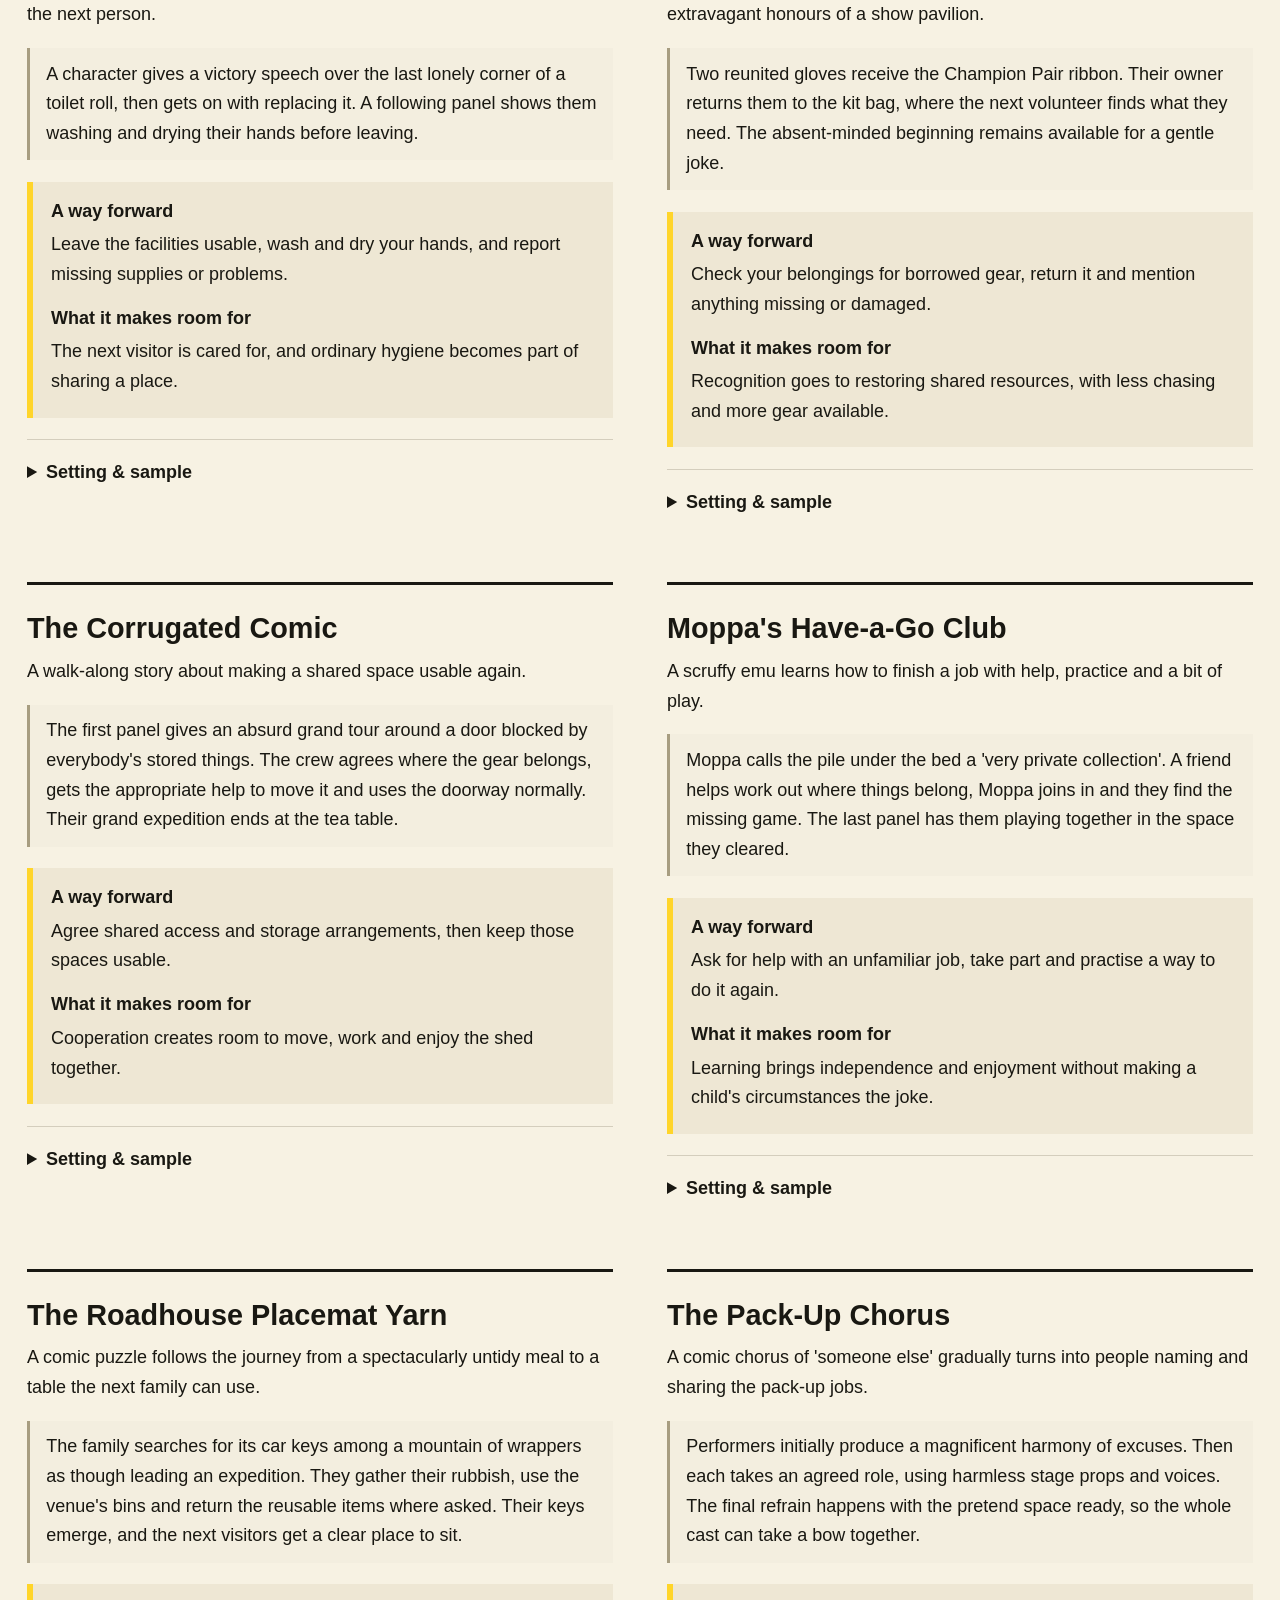
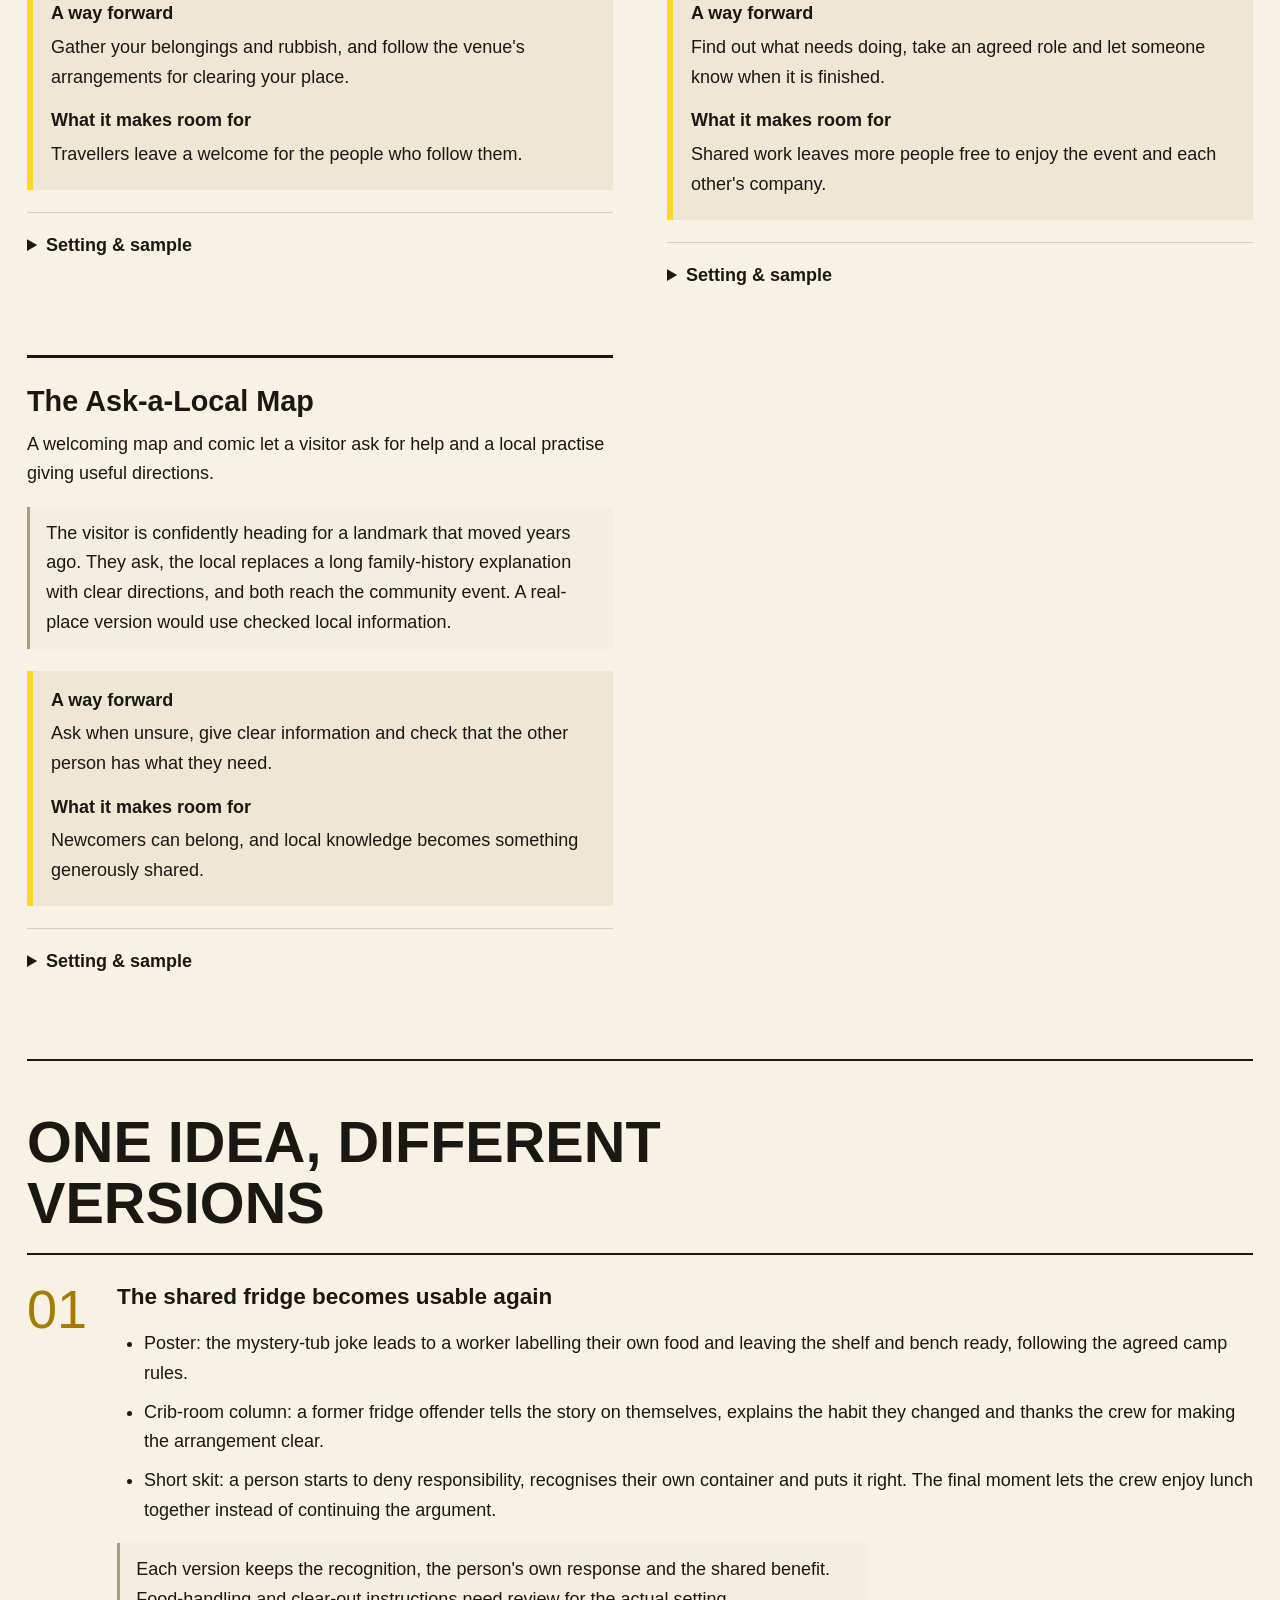
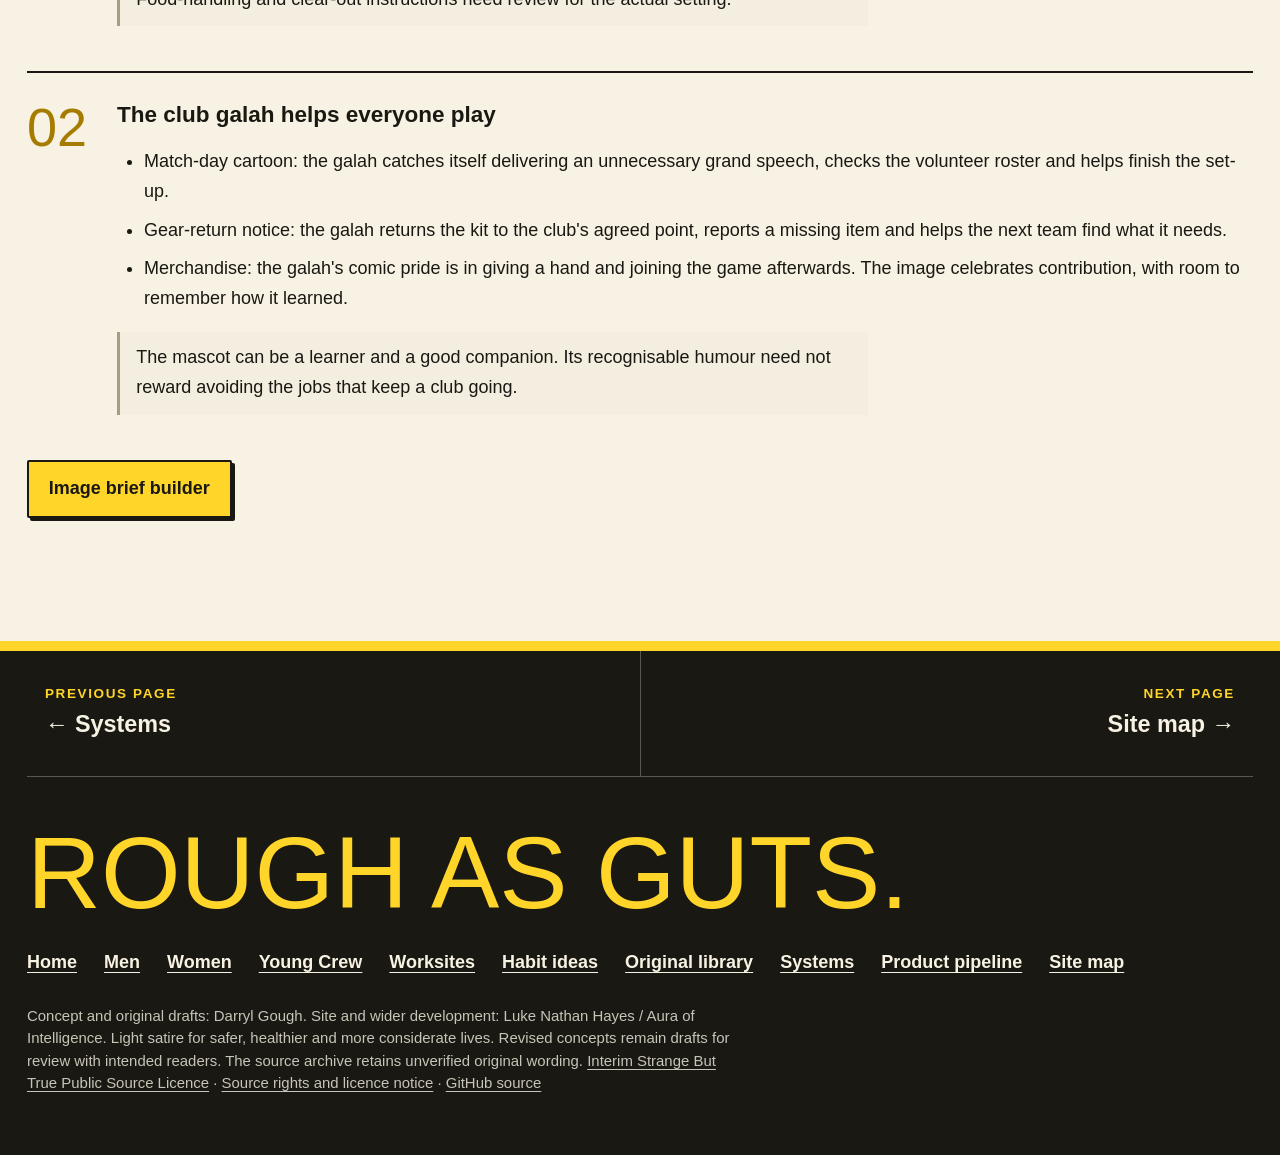
<file: pipeline.html>
<!doctype html><html lang="en-AU"><head><meta charset="utf-8"><meta name="viewport" content="width=device-width,initial-scale=1"><title>Product pipeline · Rough as Guts</title><meta name="description" content="Books, posters, cartoons, skits and club characters with something useful to offer: more care, safer choices and more room to enjoy life together."><meta name="theme-color" content="#ffd52a"><link rel="canonical" href="https://auraofintelligence.github.io/rough-as-guts/pipeline.html"><link rel="icon" href="assets/favicon.svg" type="image/svg+xml"><link rel="stylesheet" href="styles.css?v=61c3d62bb7ed"><meta property="og:title" content="Product pipeline · Rough as Guts"><meta property="og:description" content="Books, posters, cartoons, skits and club characters with something useful to offer: more care, safer choices and more room to enjoy life together."><meta property="og:type" content="website"><meta property="og:url" content="https://auraofintelligence.github.io/rough-as-guts/pipeline.html"><meta property="og:image" content="https://auraofintelligence.github.io/rough-as-guts/assets/generated/hero-pipeline.webp"><meta name="twitter:card" content="summary_large_image"><script src="site.js?v=37b8d5759d20" defer></script></head><body data-page="pipeline"><a class="skip-link" href="#main">Skip to content</a><header class="site-header"><a class="brand" href="index.html">ROUGH AS GUTS<small>GOOD LAUGHS. GOOD CHANGES.</small></a><button class="menu-toggle" aria-controls="main-nav" aria-expanded="false">Menu</button><nav id="main-nav" class="main-nav" aria-label="Main navigation"><a href="men.html">Men</a><a href="women.html">Women</a><a href="youth.html">Young Crew</a><a href="workplace.html">Worksites</a><a href="habits.html">Habit ideas</a><a href="library.html">Original library</a><a href="systems.html">Systems</a><a href="pipeline.html" aria-current="page">Product pipeline</a></nav><div class="read-tools" role="group" aria-label="Text size"><button id="text-smaller" aria-label="Smaller text">A−</button><button id="text-reset" aria-label="Reset text size">A</button><button id="text-larger" aria-label="Larger text">A+</button></div></header><main id="main"><section class="hero"><img class="hero-image" src="assets/generated/hero-pipeline.webp" alt="Four fictional adults develop and display wordless galah comic books, posters, storyboards, stickers, a cap and T-shirts at a country-show creative stall." fetchpriority="high" width="1536" height="1024"><div class="hero-copy"><span class="eyebrow">THE ROUGH AS GUTS PRODUCT SHED</span><h1>Out of the shed</h1><p class="lead">Books, posters, cartoons, skits and club characters with something useful to offer: more care, safer choices and more room to enjoy life together.</p><div class="hero-actions"><a href="#formats" class="button">Explore the product range</a><a href="#wildcards" class="button secondary">Try the weird stuff</a></div></div></section><div class="shout-strip">Joyful responsible abundance.</div><div class="container intro reading" id="inside"><p class="big-quote">A laugh that leaves something better behind.</p><p>Joyful responsible abundance is the direction. These format ideas explore how light satire could help someone recognise a habit, try a different response and enjoy the result. The person in the picture gets to learn, contribute and belong. The examples remain open to revision with the people who would use them.</p></div><section class="section container" id="product-routes"><h2>Possible formats</h2><p>Ideas for discussion: examples to develop, change or bin.</p><nav class="jump-nav" aria-label="Product pipeline sections"><a href="#formats" class="">Formats &amp; examples</a><a href="#wildcards" class="">Country oddities</a><a href="#starter-routes" class="">One idea, different versions</a></nav></section><section class="section container" id="formats"><h2>Books, cartoons & other possibilities</h2><p>Open a format for a possible setting and an example of what we could make.</p><div class="product-grid"><article class="product-lane" id="product-gift-books"><span class="lane-number">01</span><p class="format-label">Illustrated books and themed collections</p><h3>The Book of Nearly Done</h3><p>A character proudly opens the Ministry of Nearly Done: one washed plate, a returned drill case without its charger, a bag packed without tomorrow&#x27;s clothes. Each chapter ends with the character finishing the handover properly. The grand office closes early because there is finally time to sit down together.</p><details><summary>Premise, setting & sample</summary><dl><dt>The premise</dt><dd>A person sincerely wants to help, but keeps handing over the unfinished part of the job.</dd><dt>Possible setting</dt><dd>Gifts between family, friends or co-workers; bookshops, club stalls and roadhouse shelves.</dd><dt>Sample version</dt><dd>Explore a linked chapter showing the excuse, the change and the shared payoff.</dd></dl></details><div class="change-path"><h4>A way forward</h4><p>Agree what a finished job includes, then complete your part and check the handover.</p><h4>What it makes room for</h4><p>Other people can rely on the help, and everyone gets more time back.</p></div><p class="caption">To ask readers: Can a reader describe what the character does differently, without feeling they are the joke?</p></article><article class="product-lane" id="product-pocket-guides"><span class="lane-number">02</span><p class="format-label">Pocket booklets, zines and fold-out guides</p><h3>Feeding Yourself Includes the Kitchen</h3><p>The cook lays out a magnificent sauce collection and asks which bottle counts as the vegetable. A mate helps them choose a meal, check the ingredients and follow the recipe. The last page shows them clearing up their own cooking mess, with tomorrow&#x27;s meal no longer an archaeological question.</p><details><summary>Premise, setting & sample</summary><dl><dt>The premise</dt><dd>A new cook has enthusiasm, six sauces and no idea what dinner actually requires.</dd><dt>Possible setting</dt><dd>Leaving-home gifts, camp welcome packs, libraries and shared households.</dd><dt>Sample version</dt><dd>Develop the meal sequence with clear illustrations and checked food-handling guidance for its setting.</dd></dl></details><div class="change-path"><h4>A way forward</h4><p>Plan a meal you can make, follow its instructions, ask when unsure and clean up afterwards.</p><h4>What it makes room for</h4><p>More independence, a usable kitchen and less work quietly passed to someone else.</p></div><p class="caption">To ask readers: Does the guide help a learner work out what to do, rather than just point out inexperience?</p></article><article class="product-lane" id="product-posters"><span class="lane-number">03</span><p class="format-label">Posters and noticeboard series</p><h3>The Walkway Would Like Its Job Back</h3><p>A worker presents an absurdly elaborate route around their own stored gear. In the next scene, they move it to the designated place with the appropriate help and leave the access route clear. The final caption can take the mickey out of the unnecessary expedition, while the picture shows the change.</p><details><summary>Premise, setting & sample</summary><dl><dt>The premise</dt><dd>Materials creep into a shared access route until walking through becomes an obstacle course.</dd><dt>Possible setting</dt><dd>Workshops, camp facilities, club storerooms and site noticeboards.</dd><dt>Sample version</dt><dd>Adapt the drawing to the actual access route, storage arrangements and site review.</dd></dl></details><div class="change-path"><h4>A way forward</h4><p>Use designated storage and raise obstructions that you cannot safely resolve through the site&#x27;s process.</p><h4>What it makes room for</h4><p>People can move and work without inheriting an avoidable obstacle.</p></div><p class="caption">To ask readers: Can workers identify the intended safe action, and does it match their actual site?</p></article><article class="product-lane" id="product-newsletter"><span class="lane-number">04</span><p class="format-label">Newsletter column and recurring email feature</p><h3>The Crib Room Correspondent</h3><p>The kettle submits a fictional resignation after its third empty shift. The cartoon then follows the last user checking the next person has what they need and leaving the bench ready. A later issue could show that same person thanking a mate who has done the handover for them.</p><details><summary>Premise, setting & sample</summary><dl><dt>The premise</dt><dd>A shared facility gets treated as though the next person is a free maintenance service.</dd><dt>Possible setting</dt><dd>Workplace, camp, club, association and community newsletters.</dd><dt>Sample version</dt><dd>Try a column and picture pairing a familiar shared-space frustration with a considerate handover.</dd></dl></details><div class="change-path"><h4>A way forward</h4><p>Leave shared equipment and spaces ready for the next user, following their instructions.</p><h4>What it makes room for</h4><p>Ordinary care gets passed along instead of ordinary resentment.</p></div><p class="caption">To ask readers: What act of consideration stays with a reader after the kettle gag?</p></article><article class="product-lane" id="product-magazine"><span class="lane-number">05</span><p class="format-label">Magazine, seasonal annual or mini newspaper</p><h3>Rough as Guts: The Good Sorts Issue</h3><p>A fictional issue follows a family, a camp crew and a club through jobs they used to leave for someone else. Cartoons sit beside practical pages and a &#x27;How I Stopped Doing That&#x27; yarn. The celebration is the repaired relationship, returned gear or enjoyable shared meal, with the old excuse available for a gentle callback.</p><details><summary>Premise, setting & sample</summary><dl><dt>The premise</dt><dd>Different people learn useful things from one another, with enough honesty to admit the messy beginning.</dd><dt>Possible setting</dt><dd>Club reading piles, local shops, ag-show stalls and community publications.</dd><dt>Sample version</dt><dd>Explore an issue around a shared theme, with each contribution showing its own useful change.</dd></dl></details><div class="change-path"><h4>A way forward</h4><p>Share a habit you changed, how you learned it and what helped you keep going.</p><h4>What it makes room for</h4><p>Learning becomes something people can contribute to and enjoy together.</p></div><p class="caption">To ask readers: Does the mix leave readers with usable ideas and people worth learning alongside?</p></article><article class="product-lane" id="product-newspaper-cartoons"><span class="lane-number">06</span><p class="format-label">Single-panel newspaper cartoons and four-panel strips</p><h3>Bush Telegraph: From Grumble to Report</h3><p>A fictional pothole has a fan club, anniversary cake and an enormous comments section. A resident interrupts the ceremony to send a clear report through the responsible authority&#x27;s actual channel. The strip ends with a reference number and a follow-up, leaving the joke on the endless commentary rather than promising an instant repair.</p><details><summary>Premise, setting & sample</summary><dl><dt>The premise</dt><dd>A local problem has collected plenty of opinions but nobody has passed on the information needed to act on it.</dd><dt>Possible setting</dt><dd>Country newspapers, community news sheets, town newsletters and local websites.</dd><dt>Sample version</dt><dd>Pair a fictional strip with the checked reporting information for the place using it.</dd></dl></details><div class="change-path"><h4>A way forward</h4><p>Report the problem clearly through the appropriate channel, without putting yourself at risk to collect details.</p><h4>What it makes room for</h4><p>A shared frustration becomes information someone can respond to.</p></div><p class="caption">To ask readers: Can a reader find the relevant reporting route, and is the cartoon fair to the people doing the work?</p></article><article class="product-lane" id="product-jokes"><span class="lane-number">07</span><p class="format-label">Caption jokes, illustrated one-liners and share cards</p><h3>The Last-Square Defence</h3><p>Someone points proudly to a lonely corner of toilet paper: &#x27;Didn&#x27;t finish it.&#x27; The next picture gives them the much less dramatic role of fitting the new roll and checking the spare. Their self-important defence becomes a callback while the next person finds a bathroom that works.</p><details><summary>Premise, setting & sample</summary><dl><dt>The premise</dt><dd>A person puts more effort into avoiding a shared job than the job requires.</dd><dt>Possible setting</dt><dd>Household guides, camp amenities, club notices and newsletter cartoons.</dd><dt>Sample version</dt><dd>Compare a silent before-and-after version with a short exchange between the users.</dd></dl></details><div class="change-path"><h4>A way forward</h4><p>Replace shared supplies when you use them up, or tell the responsible person when stock is missing.</p><h4>What it makes room for</h4><p>The next person is looked after without needing to chase you.</p></div><p class="caption">To ask readers: Does the change get as much attention as the excuse?</p></article><article class="product-lane" id="product-comedy-skits"><span class="lane-number">08</span><p class="format-label">Comedy sketches, short scripts and performed video</p><h3>A Quick Favour, Properly Asked</h3><p>A mate asks for a ute and &#x27;a couple of things&#x27;, then reveals furniture for an entire house. Instead of turning the helper into a fool, the scene lets both pause, agree the actual load and time, and arrange the rest. The requester carries their share while the mate retires the imaginary removal-company uniform.</p><details><summary>Premise, setting & sample</summary><dl><dt>The premise</dt><dd>A vague request for help quietly grows into a job the helper never agreed to.</dd><dt>Possible setting</dt><dd>Club nights, short video series, hall entertainment and guide companions.</dd><dt>Sample version</dt><dd>Read different versions of the conversation, keeping the honest agreement and helpful ending visible.</dd></dl></details><div class="change-path"><h4>A way forward</h4><p>Say what help you need, ask what the other person can offer and respect their answer.</p><h4>What it makes room for</h4><p>People can help willingly without a favour becoming a hidden obligation.</p></div><p class="caption">To ask readers: Does the scene offer words someone could use without making generosity look foolish?</p></article><article class="product-lane" id="product-stickers"><span class="lane-number">09</span><p class="format-label">Sticker sheets, labels, magnets and removable decals</p><h3>Put It Where Future You Can Find It</h3><p>A reusable label shows a character presenting an empty hook as &#x27;the search headquarters&#x27;. A matching panel shows them putting their keys or club gear in the agreed place. The final image is a calm departure, with their former search party enjoying the morning off.</p><details><summary>Premise, setting & sample</summary><dl><dt>The premise</dt><dd>Tomorrow&#x27;s missing item was left somewhere imaginative today.</dd><dt>Possible setting</dt><dd>Households, camp rooms, club storerooms, welcome packs and gift bundles.</dd><dt>Sample version</dt><dd>Explore a label and matching guide panel around a genuinely useful place to return an item.</dd></dl></details><div class="change-path"><h4>A way forward</h4><p>Choose an agreed home for the item and return it after use.</p><h4>What it makes room for</h4><p>Less searching, fewer interrupted people and more time for the day itself.</p></div><p class="caption">To ask readers: Does the label help the habit happen where the item is actually used?</p></article><article class="product-lane" id="product-swms"><span class="lane-number">10</span><p class="format-label">Task drawings and visual companions to reviewed safe work method statements</p><h3>The Plan That Fits the Job</h3><p>A discussion scene lets a worker question the mismatch instead of pretending to understand it. The responsible task team checks and corrects the material before it is used. Any light satire belongs in the familiar &#x27;reckon it&#x27;ll be right&#x27; excuse, while the reviewed drawings communicate the real job clearly.</p><details><summary>Premise, setting & sample</summary><dl><dt>The premise</dt><dd>A worker notices that the picture or written sequence does not match the task in front of the team.</dd><dt>Possible setting</dt><dd>Task-specific work documents and site communication, with the responsible organisation and reviewers.</dd><dt>Sample version</dt><dd>Develop drawings against the actual source document and retain the task team&#x27;s review and revision notes.</dd></dl><a href="https://www.safeworkaustralia.gov.au/doc/safe-work-method-statement-high-risk-construction-work-information-sheet" class="">Safe Work Australia: SWMS guidance</a><p class="caption">Safe Work Australia&#x27;s guidance describes SWMS for high risk construction work. This proposal is illustration support tied to the specific work and its review process.</p></details><div class="change-path"><h4>A way forward</h4><p>Follow the approved method and raise unclear instructions or changed conditions with the responsible person before proceeding.</p><h4>What it makes room for</h4><p>Speaking up becomes part of looking after the crew and understanding the task.</p></div><p class="caption">To ask readers: Does the responsible task team confirm that the sequence, equipment and depicted controls match this job?</p></article><article class="product-lane" id="product-animation"><span class="lane-number">11</span><p class="format-label">Short animation, loops and recurring episodes</p><h3>Dinner&#x27;s Done. So Is the Washing-Up.</h3><p>A proud reveal of one plate becomes a slow pan across every saucepan in the house. The cook sees the gap, shares a plan with the household and does their part of the clean-up. The closing shot puts them at the table with everyone else, rather than leaving another person in the kitchen.</p><details><summary>Premise, setting & sample</summary><dl><dt>The premise</dt><dd>The cook declares dinner finished while the cooking mess is still waiting for somebody else.</dd><dt>Possible setting</dt><dd>Short-video channels, club screens, camp displays and guide companions.</dd><dt>Sample version</dt><dd>Compare a quiet visual reveal with a short reply, keeping the clean-up and shared rest in both endings.</dd></dl></details><div class="change-path"><h4>A way forward</h4><p>Treat cooking, clearing and cleaning as a shared job with an agreed division of work.</p><h4>What it makes room for</h4><p>Feeding people also leaves them a usable kitchen and time to be together.</p></div><p class="caption">To ask readers: Can viewers see who changes what, and does the ending share the enjoyment as well as the work?</p></article><article class="product-lane" id="product-merch"><span class="lane-number">12</span><p class="format-label">Tea towels, mugs, aprons, shirts, calendars and shed prints</p><h3>The Bags Made It to the Car</h3><p>A reusable shopping bag shows an absurd ceremonial procession from the kitchen hook to the front door. A companion calendar picture finishes with the owner actually using the bag at the shops. The joke celebrates remembering, with room for the owner to laugh at the old empty-handed entrance.</p><details><summary>Premise, setting & sample</summary><dl><dt>The premise</dt><dd>An everyday object can remind someone of a habit they want to build.</dd><dt>Possible setting</dt><dd>Gift stalls, club fundraisers, roadhouses, small shops and direct-order bundles.</dd><dt>Sample version</dt><dd>Try the image on the object involved and compare whether it is a useful reminder or just decoration.</dd></dl></details><div class="change-path"><h4>A way forward</h4><p>Put the things you need with the belongings you already take when leaving.</p><h4>What it makes room for</h4><p>Preparation becomes easier to remember and less dependent on somebody else&#x27;s reminders.</p></div><p class="caption">To ask readers: Would the owner welcome this reminder, and can they connect it to an action they want to take?</p></article><article class="product-lane" id="product-sports-clubs"><span class="lane-number">13</span><p class="format-label">Sports-club mascots, match-day cartoons and junior activity sheets</p><h3>The Galah Who Gives a Hand</h3><p>The galah arrives with a giant coaching board and discovers today&#x27;s useful role is on the volunteer roster. It asks where it is needed, finishes that job and thanks the other helpers. Its next grand announcement is that everyone can enjoy the game because the set-up is actually done.</p><details><summary>Premise, setting & sample</summary><dl><dt>The premise</dt><dd>An enthusiastic club character has plenty to say and learns to make its help count.</dd><dt>Possible setting</dt><dd>Footy, cricket, bowls and other sports clubs, with a character developed for the individual club.</dd><dt>Sample version</dt><dd>Explore the character in a match-day strip, a practical club notice and a volunteer thank-you.</dd></dl></details><div class="change-path"><h4>A way forward</h4><p>Check the roster, ask where help is needed and follow through on the job you accept.</p><h4>What it makes room for</h4><p>The load is shared, new helpers belong and more people get to enjoy the club.</p></div><p class="caption">To ask readers: Would members see a character worth joining in with, rather than a mascot rewarded for avoiding work?</p></article><article class="product-lane" id="product-public-issue-campaigns"><span class="lane-number">14</span><p class="format-label">Generic public-facing issue cartoons, campaign posters and explainer strips</p><h3>The Great Not-My-Job Debate</h3><p>A fictional Shed Parliament debates the untidy community hall until someone asks who can do what and which decision needs the responsible organisation. The group shares the work within its authority and follows the relevant public process for the rest. Satire of the grand speeches sits beside a checked explanation people can use.</p><details><summary>Premise, setting & sample</summary><dl><dt>The premise</dt><dd>A shared problem attracts speeches and blame while the practical responsibilities remain unclear.</dd><dt>Possible setting</dt><dd>Community papers, public exhibitions, civic information projects and general public issue campaigns.</dd><dt>Sample version</dt><dd>Explore a fictional cartoon alongside the verified process and responsibilities for the actual issue.</dd></dl></details><div class="change-path"><h4>A way forward</h4><p>Clarify the facts and responsibilities, take the part you can and use the appropriate public channel for the rest.</p><h4>What it makes room for</h4><p>People can participate and cooperate without being left with cynicism or an invented promise.</p></div><p class="caption">To ask readers: Is the factual explanation accurate, and does the satire leave readers a constructive way to participate?</p></article><article class="product-lane" id="product-noticeboard-serials"><span class="lane-number">15</span><p class="format-label">Serial comic panels and rotating community displays</p><h3>The Gear Comes Home</h3><p>A club bag issues an extravagant reunion invitation to its scattered contents. Across the instalments, borrowers check their cupboards, return the gear and tell the coordinator about missing or damaged items. The final panel shows the next group ready to play, with the former borrowers helping them pack.</p><details><summary>Premise, setting & sample</summary><dl><dt>The premise</dt><dd>Shared equipment cannot do its next job while it is spread across everybody&#x27;s houses.</dd><dt>Possible setting</dt><dd>Camp noticeboards, halls, club foyers, libraries and community shops.</dd><dt>Sample version</dt><dd>Explore a serial that follows the return and handover, with local return details supplied by the club.</dd></dl></details><div class="change-path"><h4>A way forward</h4><p>Return shared gear to the agreed place and tell its coordinator about any problem.</p><h4>What it makes room for</h4><p>The next person gets a fair turn, and the coordinator does less chasing.</p></div><p class="caption">To ask readers: Can readers find where and how to return the real items, and is asking for help made easy?</p></article><article class="product-lane" id="product-live-readings"><span class="lane-number">16</span><p class="format-label">Illustrated readings, hall-night comedy and caption contests</p><h3>The Picnic Expedition</h3><p>A picture shows a ute packed as though the picnic might colonise another planet. The narrator discovers nobody has checked the meeting place or who is bringing lunch. A second image has the group agree the essentials and share the jobs, then spend the outing enjoying each other&#x27;s company.</p><details><summary>Premise, setting & sample</summary><dl><dt>The premise</dt><dd>Preparing for a shared outing becomes an impressive display of equipment without an agreed plan.</dd><dt>Possible setting</dt><dd>Country halls, bowls clubs, show events, libraries and club entertainment.</dd><dt>Sample version</dt><dd>Read alternative explanations over both pictures and ask what the group changed between them.</dd></dl></details><div class="change-path"><h4>A way forward</h4><p>Agree the plan, check what is needed and share preparations with the people taking part.</p><h4>What it makes room for</h4><p>Preparation serves the shared experience instead of consuming it.</p></div><p class="caption">To ask readers: Does the second picture offer something useful beyond &#x27;pack less&#x27; or &#x27;stop being silly&#x27;?</p></article><article class="product-lane" id="product-audio"><span class="lane-number">17</span><p class="format-label">Short audio yarns, radio-ready sketches and narrated cartoons</p><h3>The Conversation Gets a Second Person</h3><p>A storyteller delivers the history of three cars and a disappointing gearbox before noticing their mate is still holding the first question. They stop, ask about the other person&#x27;s day and listen. The old car story returns as a shared callback rather than taking over the whole conversation again.</p><details><summary>Premise, setting & sample</summary><dl><dt>The premise</dt><dd>A person is so busy telling a story that their companion has not had room to join in.</dd><dt>Possible setting</dt><dd>Community-radio submissions, club audio, podcasts and narrated guide editions.</dd><dt>Sample version</dt><dd>Try the exchange aloud with different pauses and responses, leaving room for both voices.</dd></dl></details><div class="change-path"><h4>A way forward</h4><p>Ask a question, listen to the answer and make room for the other person&#x27;s story.</p><h4>What it makes room for</h4><p>People feel included, and the conversation has more to offer both of them.</p></div><p class="caption">To ask readers: Can listeners hear the change in attention, without one character being treated as beneath the other?</p></article><article class="product-lane" id="product-tabletop"><span class="lane-number">18</span><p class="format-label">Caption games, scenario cards and printable club activities</p><h3>What Would Help Here?</h3><p>A picture card shows a borrowed item returned incomplete or a shared kitchen left unusable. Players can supply an absurd excuse, then suggest a response that helps resolve it. A second picture lets the character put things right, with room to discuss which line would invite cooperation rather than start a fight.</p><details><summary>Premise, setting & sample</summary><dl><dt>The premise</dt><dd>A familiar mess can open a conversation about helping, responsibility and the way people speak to one another.</dd><dt>Possible setting</dt><dd>Club tables, family gatherings, camp recreation rooms and facilitated youth activities.</dd><dt>Sample version</dt><dd>Explore picture-and-response cards with intended participants, including how they would want a mate to raise the issue.</dd></dl></details><div class="change-path"><h4>A way forward</h4><p>Practise asking for a change clearly, listening and agreeing who will do what.</p><h4>What it makes room for</h4><p>A difficult subject can become a shared problem to solve with some warmth.</p></div><p class="caption">To ask readers: Does the activity make repair and respectful conversation easier, or turn into scoring points against someone?</p></article></div></section><section class="section container" id="wildcards"><span class="eyebrow">COUNTRY, OUTBACK & A BIT SIDEWAYS</span><h2>Open the other shed.</h2><p>A few stranger concepts for ag shows, country halls, roadhouses, camps and clubs.</p><div class="wildcard-grid"><article><h3>The Cubicle Gazette</h3><p>A changing back-of-door cartoon about leaving the amenities ready for the next person.</p><p class="scene-note">A character gives a victory speech over the last lonely corner of a toilet roll, then gets on with replacing it. A following panel shows them washing and drying their hands before leaving.</p><div class="change-path"><h4>A way forward</h4><p>Leave the facilities usable, wash and dry your hands, and report missing supplies or problems.</p><h4>What it makes room for</h4><p>The next visitor is cared for, and ordinary hygiene becomes part of sharing a place.</p></div><details><summary>Setting & sample</summary><p>Country-show toilets, club bathrooms and camp amenities, with the venue&#x27;s involvement.</p><p>Explore a readable amenities sheet with the venue&#x27;s supply and reporting details.</p></details></article><article><h3>The Returned Property Royal Show</h3><p>Give returned, paired and properly handed-over belongings the extravagant honours of a show pavilion.</p><p class="scene-note">Two reunited gloves receive the Champion Pair ribbon. Their owner returns them to the kit bag, where the next volunteer finds what they need. The absent-minded beginning remains available for a gentle joke.</p><div class="change-path"><h4>A way forward</h4><p>Check your belongings for borrowed gear, return it and mention anything missing or damaged.</p><h4>What it makes room for</h4><p>Recognition goes to restoring shared resources, with less chasing and more gear available.</p></div><details><summary>Setting & sample</summary><p>An ag-show display or club foyer.</p><p>Try illustrated awards beside a real, clearly explained return point.</p></details></article><article><h3>The Corrugated Comic</h3><p>A walk-along story about making a shared space usable again.</p><p class="scene-note">The first panel gives an absurd grand tour around a door blocked by everybody&#x27;s stored things. The crew agrees where the gear belongs, gets the appropriate help to move it and uses the doorway normally. Their grand expedition ends at the tea table.</p><div class="change-path"><h4>A way forward</h4><p>Agree shared access and storage arrangements, then keep those spaces usable.</p><h4>What it makes room for</h4><p>Cooperation creates room to move, work and enjoy the shed together.</p></div><details><summary>Setting & sample</summary><p>A show stand, shed exhibition or temporary community-art display.</p><p>Explore the story as a paper wall, with each panel showing a clear part of the change.</p></details></article><article><h3>Moppa&#x27;s Have-a-Go Club</h3><p>A scruffy emu learns how to finish a job with help, practice and a bit of play.</p><p class="scene-note">Moppa calls the pile under the bed a &#x27;very private collection&#x27;. A friend helps work out where things belong, Moppa joins in and they find the missing game. The last panel has them playing together in the space they cleared.</p><div class="change-path"><h4>A way forward</h4><p>Ask for help with an unfamiliar job, take part and practise a way to do it again.</p><h4>What it makes room for</h4><p>Learning brings independence and enjoyment without making a child&#x27;s circumstances the joke.</p></div><details><summary>Setting & sample</summary><p>Family activities, junior club sessions and illustrated home editions.</p><p>Explore a short strip and activity page with the young people who would use it.</p></details></article><article><h3>The Roadhouse Placemat Yarn</h3><p>A comic puzzle follows the journey from a spectacularly untidy meal to a table the next family can use.</p><p class="scene-note">The family searches for its car keys among a mountain of wrappers as though leading an expedition. They gather their rubbish, use the venue&#x27;s bins and return the reusable items where asked. Their keys emerge, and the next visitors get a clear place to sit.</p><div class="change-path"><h4>A way forward</h4><p>Gather your belongings and rubbish, and follow the venue&#x27;s arrangements for clearing your place.</p><h4>What it makes room for</h4><p>Travellers leave a welcome for the people who follow them.</p></div><details><summary>Setting & sample</summary><p>Roadhouse and club-meal tabletops.</p><p>Explore a placemat story and puzzle with the venue&#x27;s actual table and return arrangements.</p></details></article><article><h3>The Pack-Up Chorus</h3><p>A comic chorus of &#x27;someone else&#x27; gradually turns into people naming and sharing the pack-up jobs.</p><p class="scene-note">Performers initially produce a magnificent harmony of excuses. Then each takes an agreed role, using harmless stage props and voices. The final refrain happens with the pretend space ready, so the whole cast can take a bow together.</p><div class="change-path"><h4>A way forward</h4><p>Find out what needs doing, take an agreed role and let someone know when it is finished.</p><h4>What it makes room for</h4><p>Shared work leaves more people free to enjoy the event and each other&#x27;s company.</p></div><details><summary>Setting & sample</summary><p>Hall gigs, club variety nights and community events.</p><p>Explore a short script with local volunteers and a clear transition from excuses to cooperation.</p></details></article><article><h3>The Ask-a-Local Map</h3><p>A welcoming map and comic let a visitor ask for help and a local practise giving useful directions.</p><p class="scene-note">The visitor is confidently heading for a landmark that moved years ago. They ask, the local replaces a long family-history explanation with clear directions, and both reach the community event. A real-place version would use checked local information.</p><div class="change-path"><h4>A way forward</h4><p>Ask when unsure, give clear information and check that the other person has what they need.</p><h4>What it makes room for</h4><p>Newcomers can belong, and local knowledge becomes something generously shared.</p></div><details><summary>Setting & sample</summary><p>A fictional town in a book, show display or community publication concept.</p><p>Explore a fictional map, then discuss a factual local version with the people represented.</p></details></article></div></section><section class="section container" id="starter-routes"><h2>One idea, different versions</h2><div class="route-list"><article><span class="lane-number">01</span><div><h3>The shared fridge becomes usable again</h3><ul><li>Poster: the mystery-tub joke leads to a worker labelling their own food and leaving the shelf and bench ready, following the agreed camp rules.</li><li>Crib-room column: a former fridge offender tells the story on themselves, explains the habit they changed and thanks the crew for making the arrangement clear.</li><li>Short skit: a person starts to deny responsibility, recognises their own container and puts it right. The final moment lets the crew enjoy lunch together instead of continuing the argument.</li></ul><p class="scene-note">Each version keeps the recognition, the person&#x27;s own response and the shared benefit. Food-handling and clear-out instructions need review for the actual setting.</p></div></article><article><span class="lane-number">02</span><div><h3>The club galah helps everyone play</h3><ul><li>Match-day cartoon: the galah catches itself delivering an unnecessary grand speech, checks the volunteer roster and helps finish the set-up.</li><li>Gear-return notice: the galah returns the kit to the club&#x27;s agreed point, reports a missing item and helps the next team find what it needs.</li><li>Merchandise: the galah&#x27;s comic pride is in giving a hand and joining the game afterwards. The image celebrates contribution, with room to remember how it learned.</li></ul><p class="scene-note">The mascot can be a learner and a good companion. Its recognisable humour need not reward avoiding the jobs that keep a club going.</p></div></article></div><div id="production"><a href="systems.html#brief-builder" class="button">Image brief builder</a></div></section></main><footer class="site-footer"><div class="container page-turner"><a href="systems.html"><span>Previous page</span>← Systems</a><a href="sitemap.html"><span>Next page</span>Site map →</a></div><div class="container footer-main"><p class="footer-brand">Rough as guts.</p><nav class="footer-nav" aria-label="Footer navigation"><a href="index.html" class="">Home</a><a href="men.html" class="">Men</a><a href="women.html" class="">Women</a><a href="youth.html" class="">Young Crew</a><a href="workplace.html" class="">Worksites</a><a href="habits.html" class="">Habit ideas</a><a href="library.html" class="">Original library</a><a href="systems.html" class="">Systems</a><a href="pipeline.html" class="">Product pipeline</a><a href="sitemap.html" class="">Site map</a></nav><p class="footer-note">Concept and original drafts: Darryl Gough. Site and wider development: Luke Nathan Hayes / Aura of Intelligence. Light satire for safer, healthier and more considerate lives. Revised concepts remain drafts for review with intended readers. The source archive retains unverified original wording. <a href="LICENCE.md">Interim Strange But True Public Source Licence</a> · <a href="LICENCE-NOTICE.md">Source rights and licence notice</a> · <a href="https://github.com/auraofintelligence/rough-as-guts">GitHub source</a></p></div></footer><button class="back-top" id="back-top" aria-label="Back to top" hidden>↑ Top</button><dialog class="poster-dialog" id="poster-dialog" aria-labelledby="poster-dialog-title"><div class="dialog-bar"><span class="dialog-title" id="poster-dialog-title">Source poster</span><button id="poster-zoom-out" aria-label="Zoom out">−</button><button id="poster-zoom-in" aria-label="Zoom in">+</button><button id="poster-close">Close</button></div><div class="dialog-body"><img id="dialog-poster" alt=""></div></dialog></body></html>
</file>
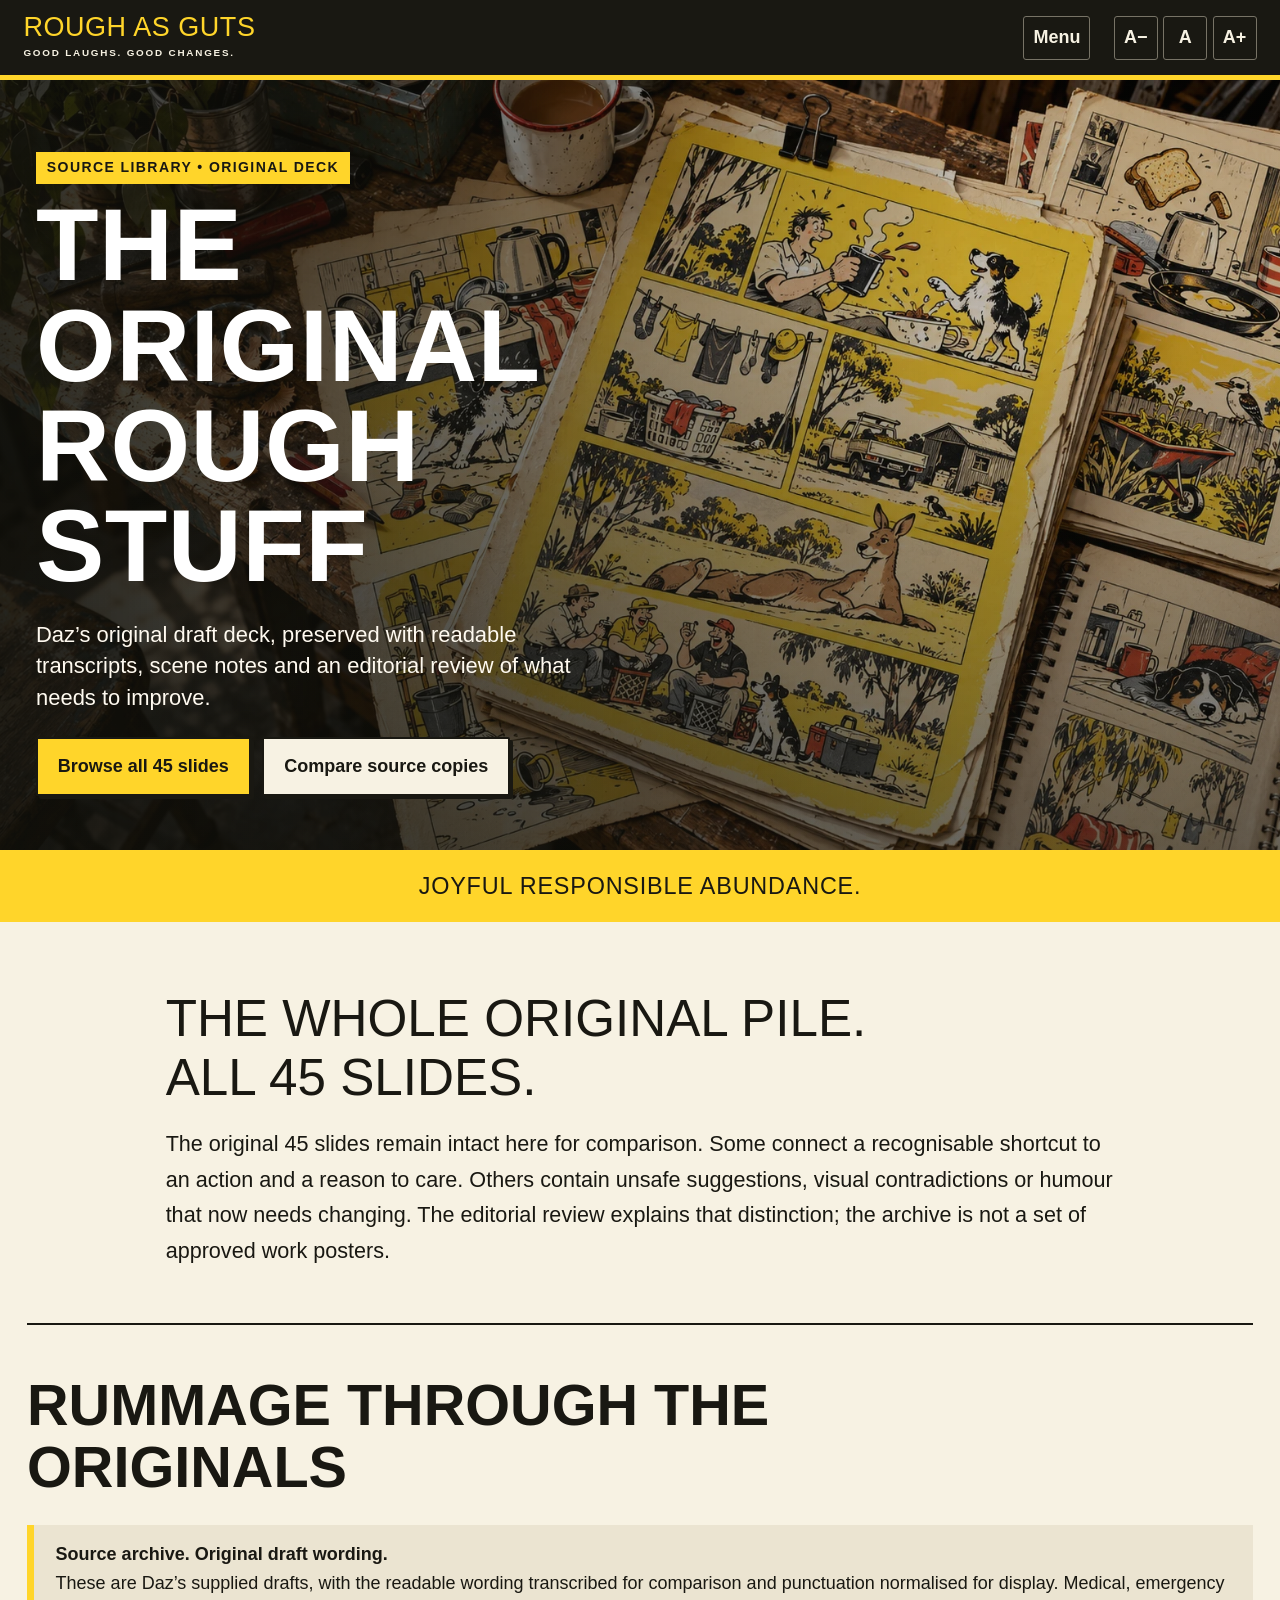
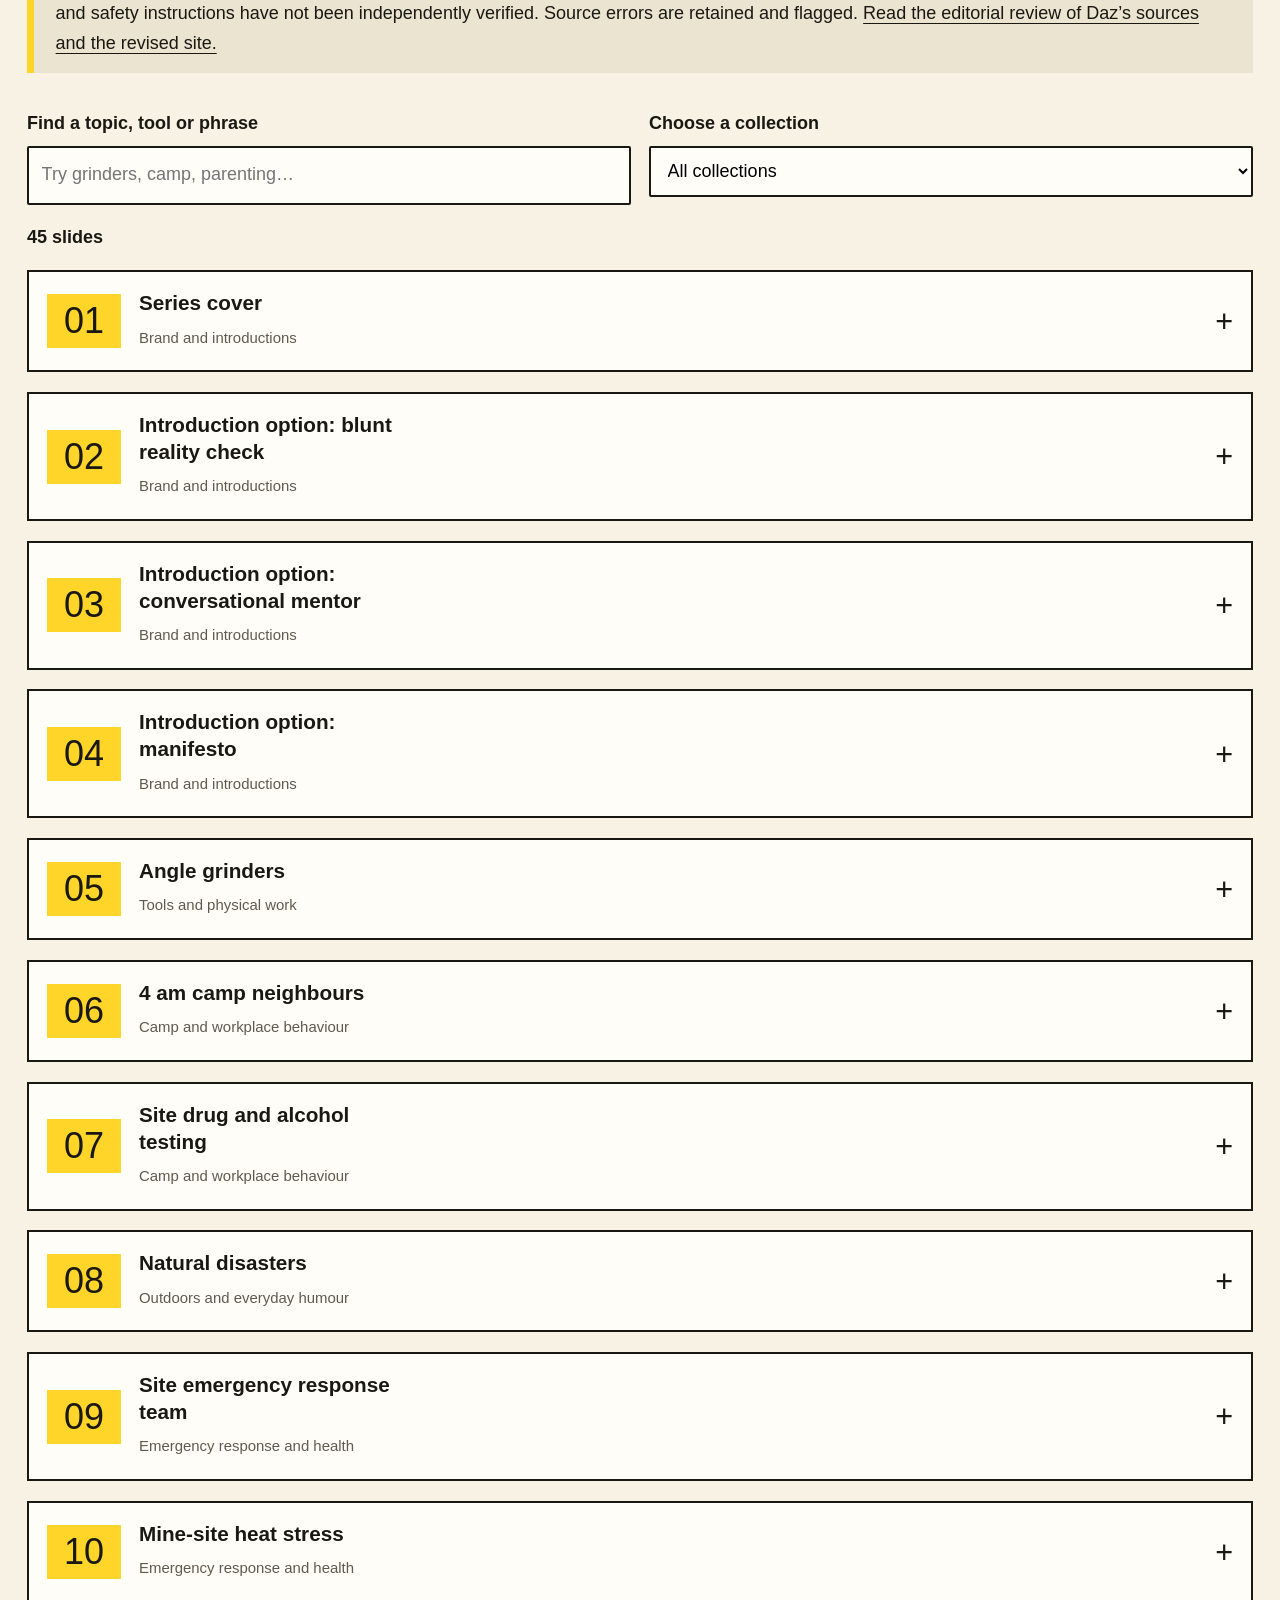
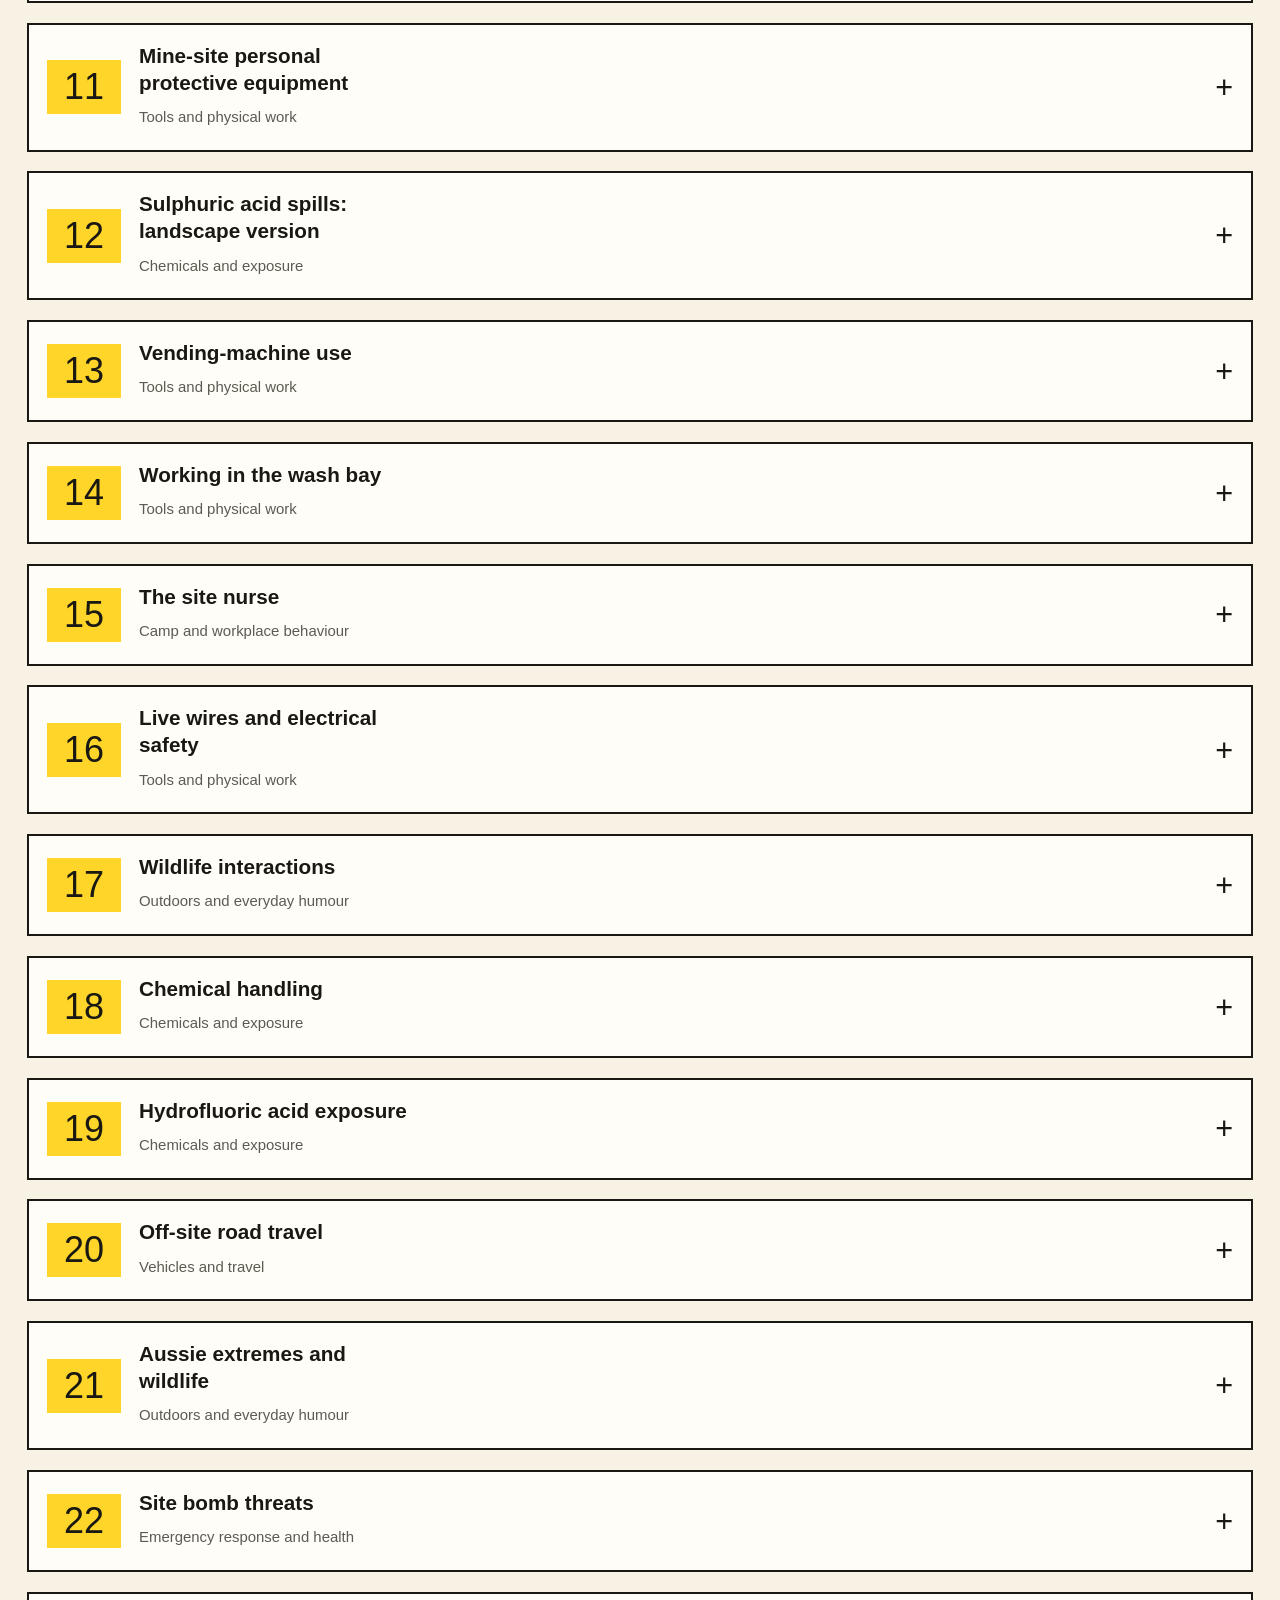
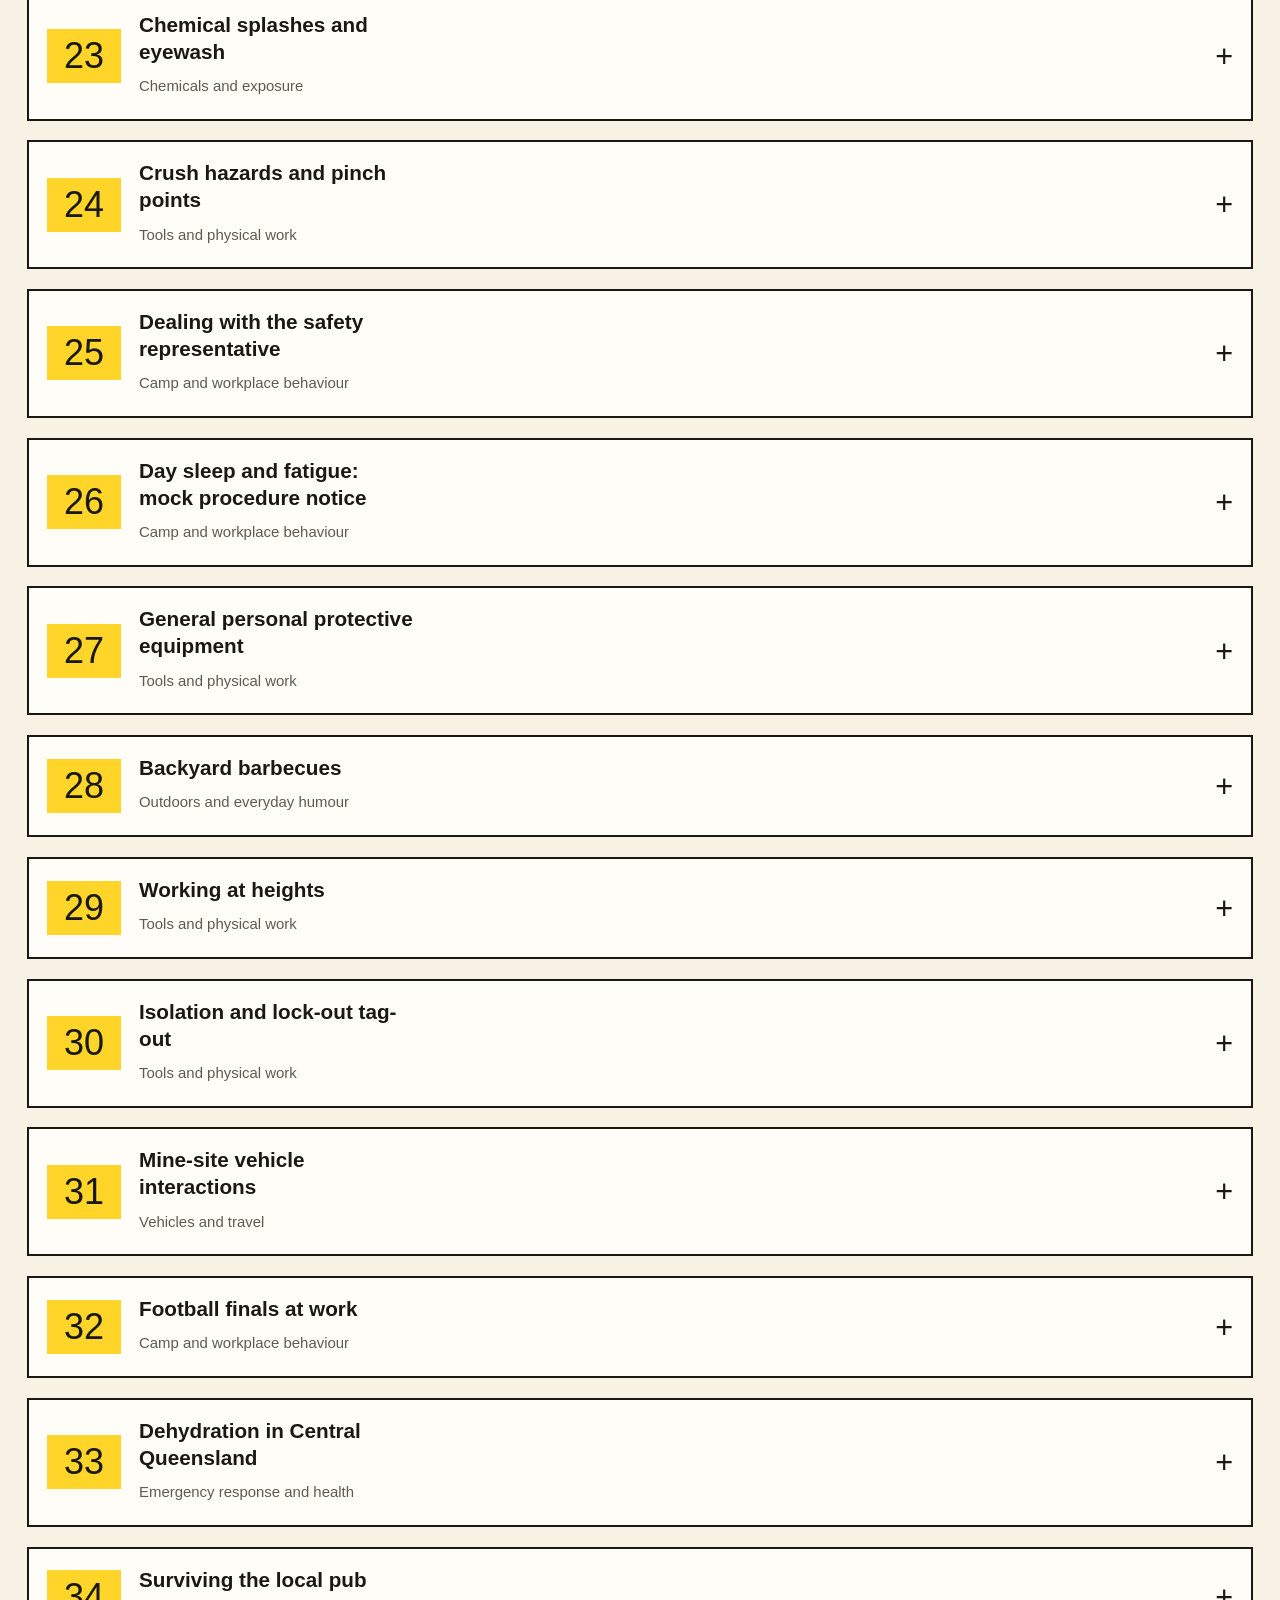
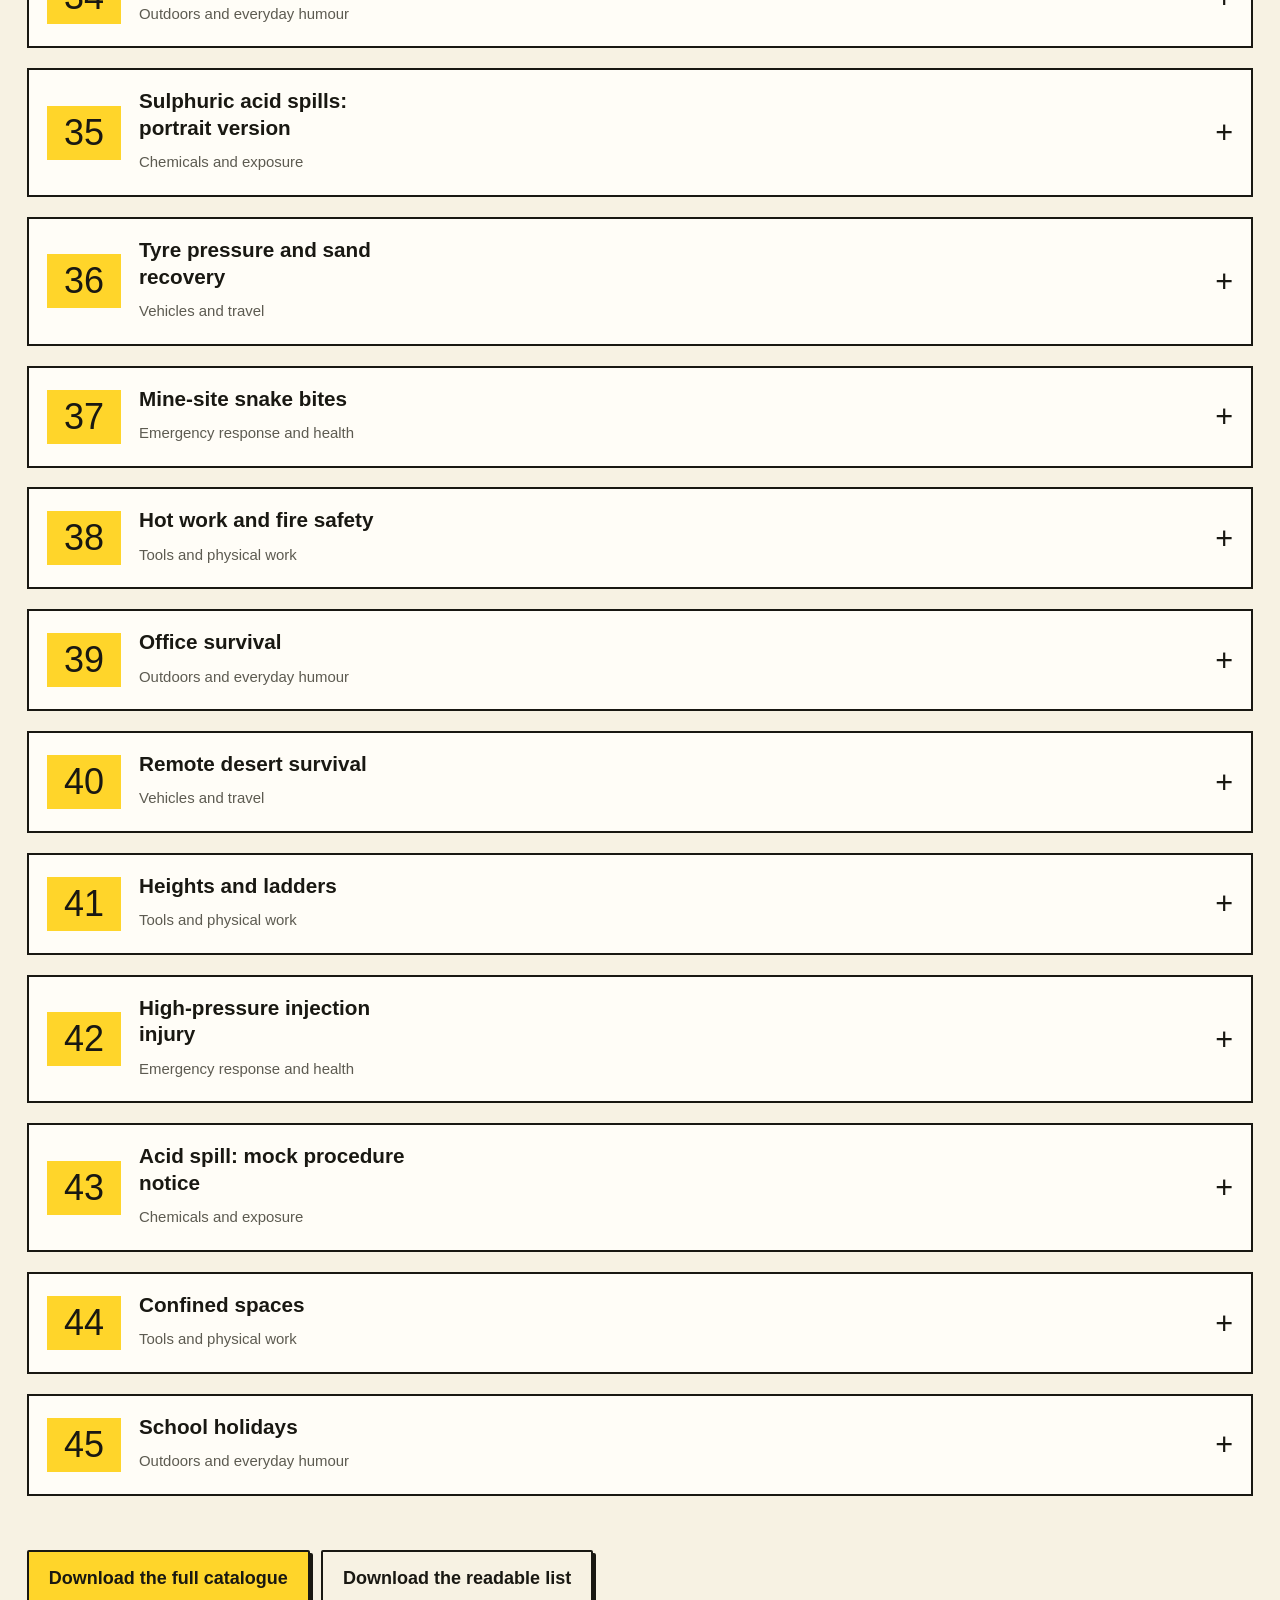
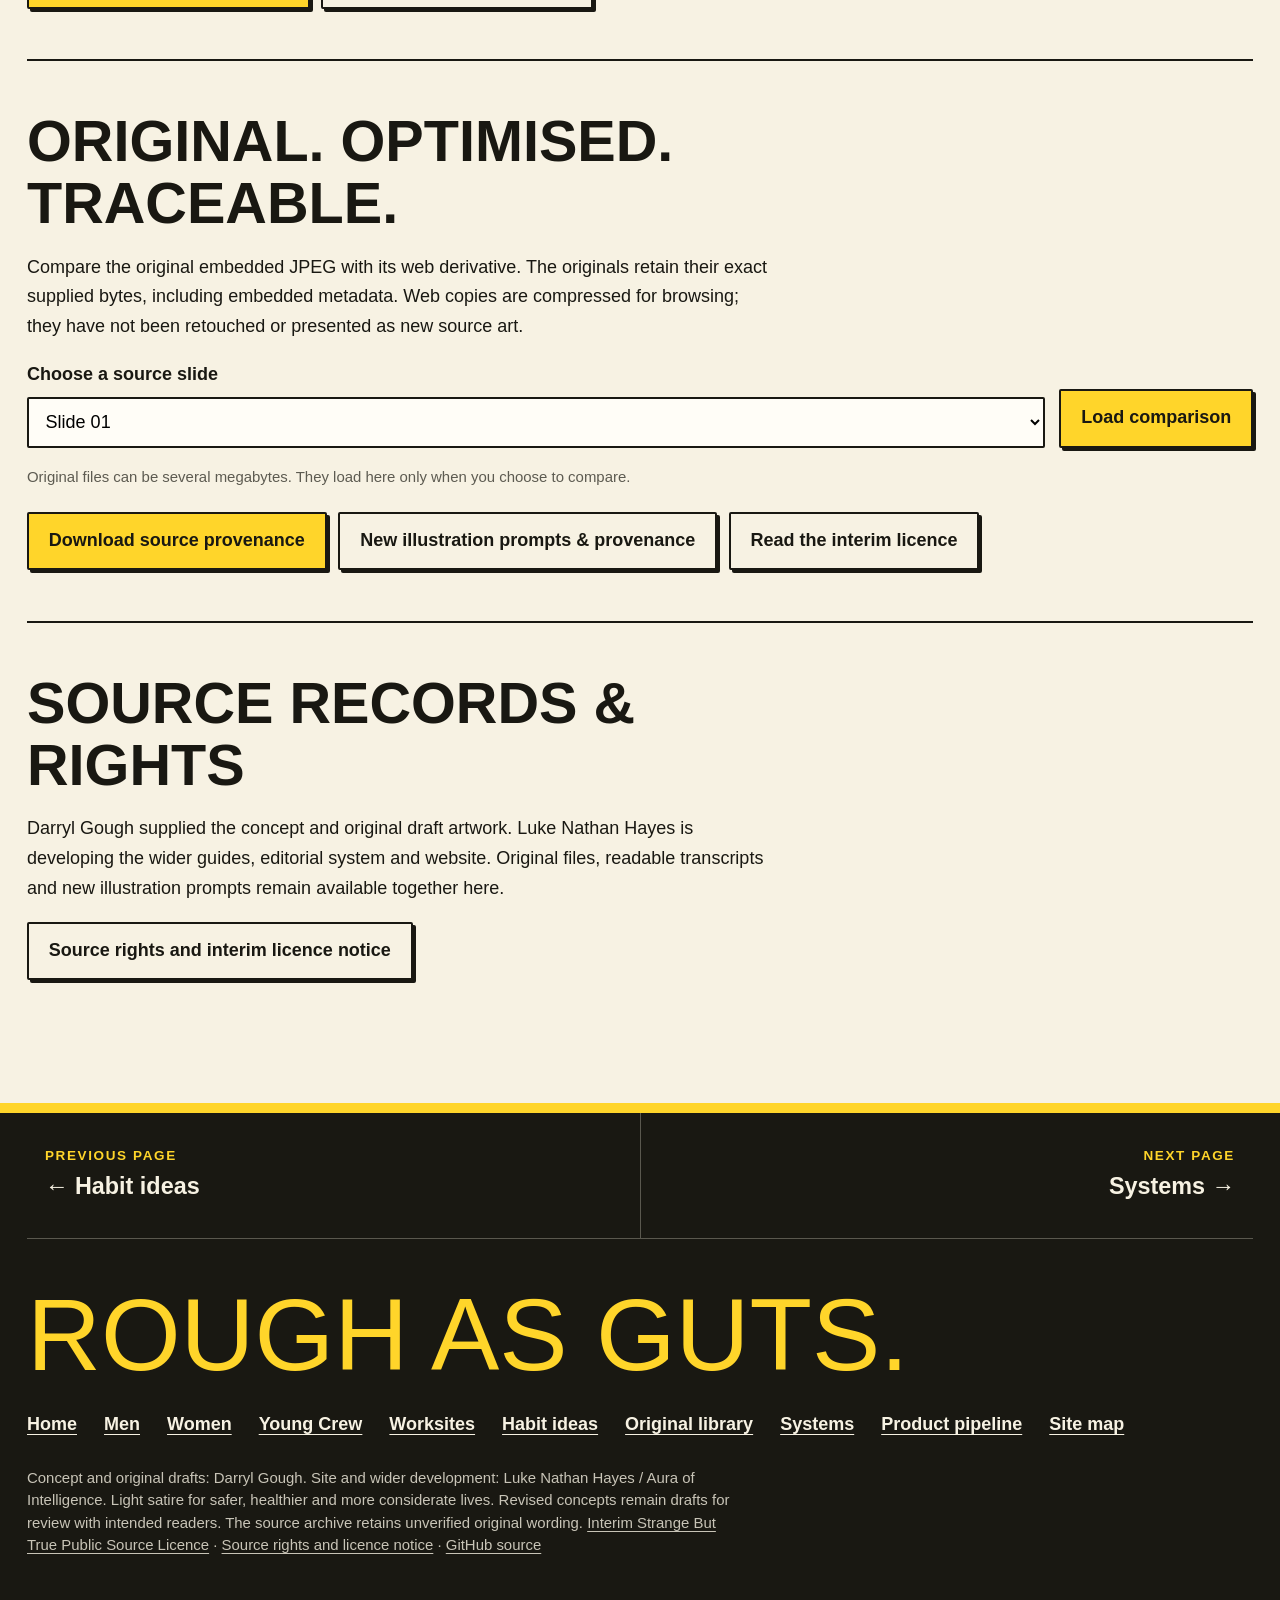
<file: provenance.html>
<!doctype html><html lang="en-AU"><head><meta charset="utf-8"><meta name="viewport" content="width=device-width,initial-scale=1"><title>Source comparison moved · Rough as Guts</title><link rel="canonical" href="https://auraofintelligence.github.io/rough-as-guts/library.html#compare"><script>const target=new URL('library.html',location.href);target.search=location.search;target.hash='compare';location.replace(target.href);</script></head><body><h1>Source comparison is in the original library</h1><p><a href="library.html#compare">Open source comparison and licence records</a></p></body></html>
</file>
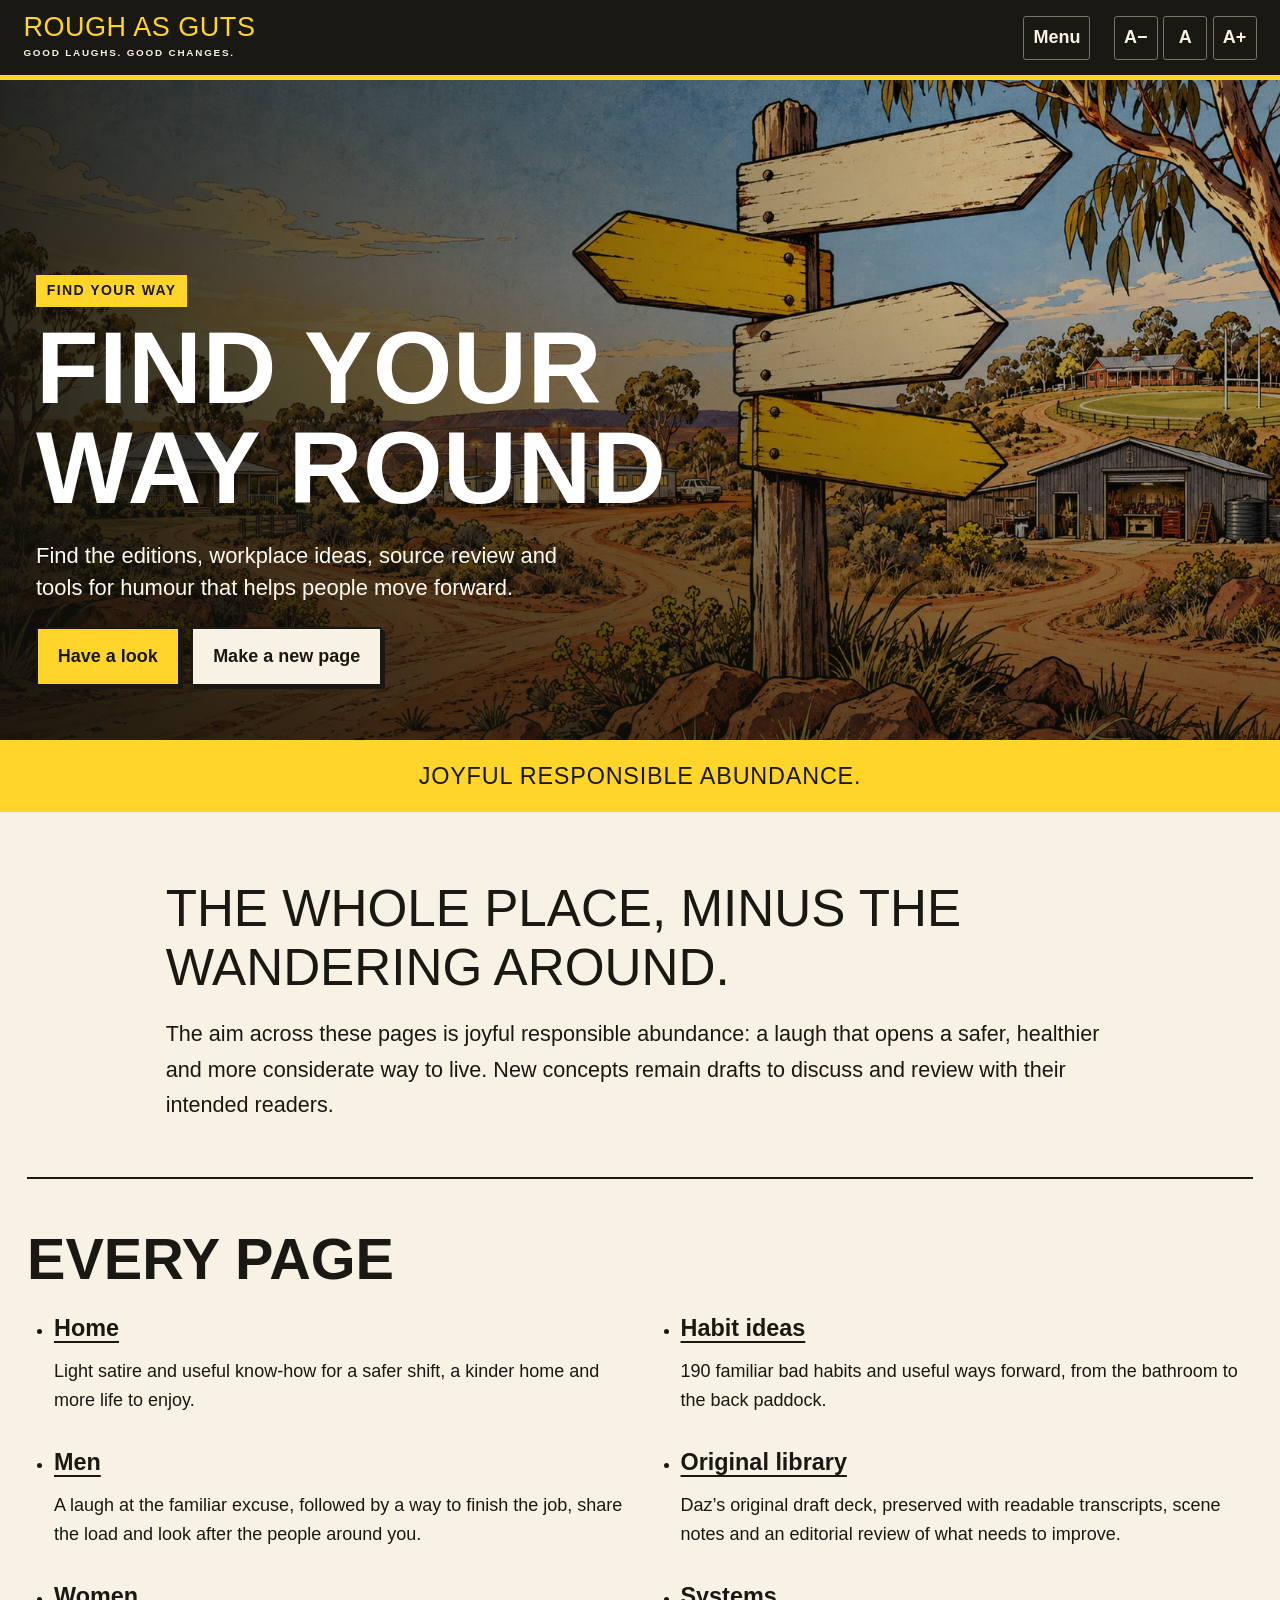
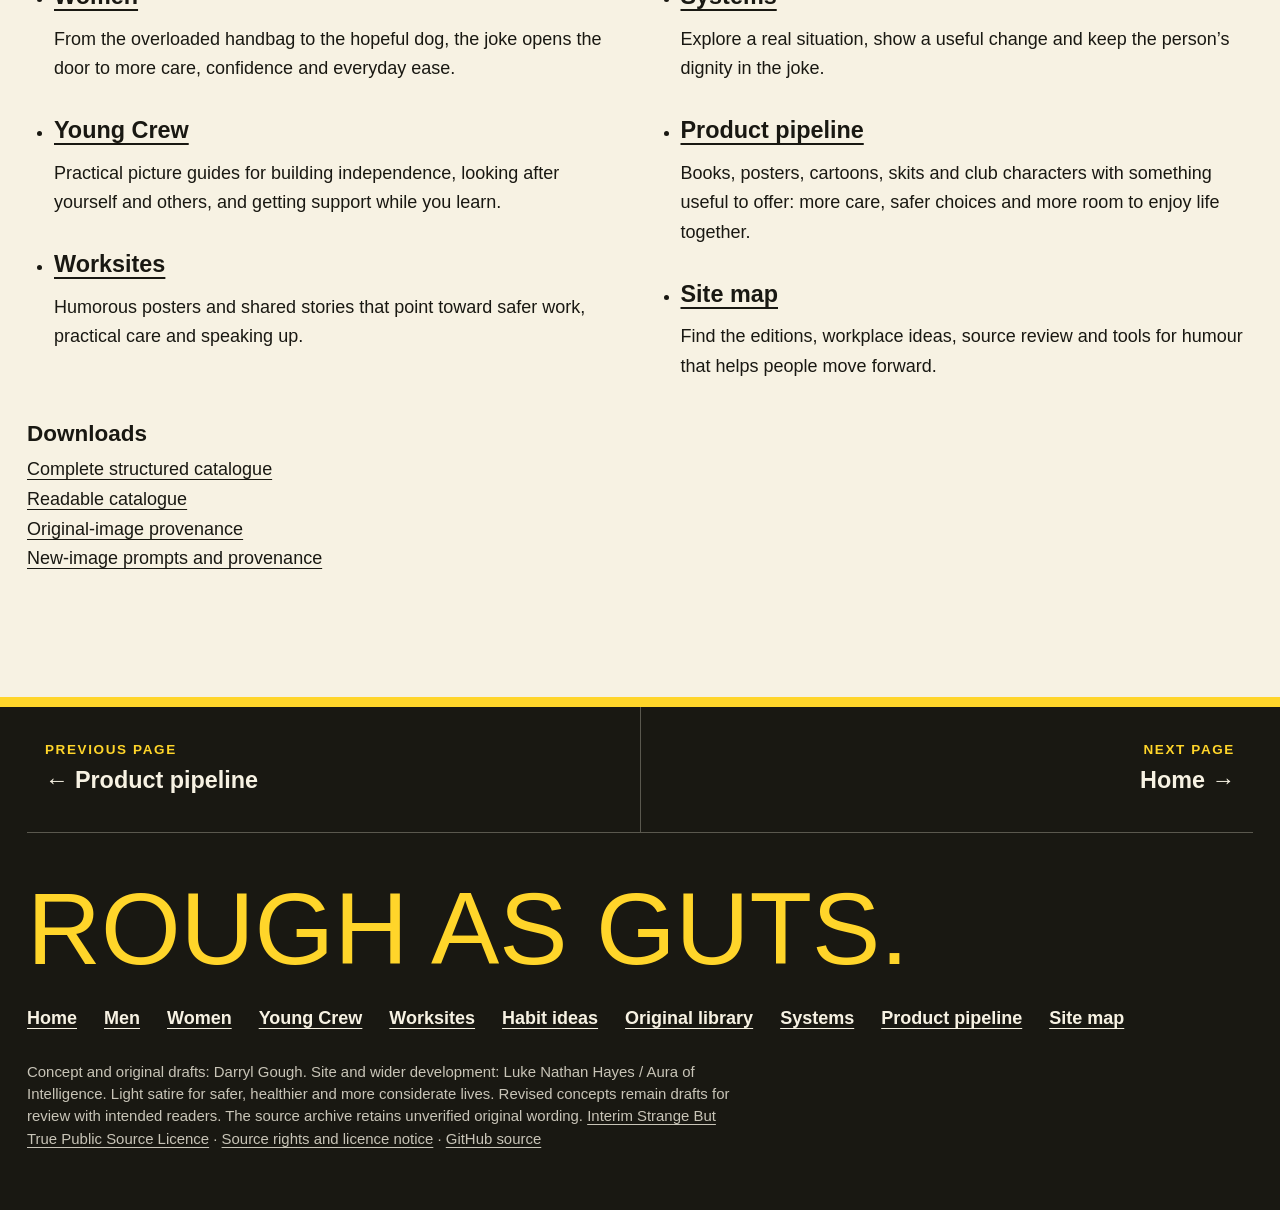
<file: sitemap.html>
<!doctype html><html lang="en-AU"><head><meta charset="utf-8"><meta name="viewport" content="width=device-width,initial-scale=1"><title>Site map · Rough as Guts</title><meta name="description" content="Find the editions, workplace ideas, source review and tools for humour that helps people move forward."><meta name="theme-color" content="#ffd52a"><link rel="canonical" href="https://auraofintelligence.github.io/rough-as-guts/sitemap.html"><link rel="icon" href="assets/favicon.svg" type="image/svg+xml"><link rel="stylesheet" href="styles.css?v=61c3d62bb7ed"><meta property="og:title" content="Site map · Rough as Guts"><meta property="og:description" content="Find the editions, workplace ideas, source review and tools for humour that helps people move forward."><meta property="og:type" content="website"><meta property="og:url" content="https://auraofintelligence.github.io/rough-as-guts/sitemap.html"><meta property="og:image" content="https://auraofintelligence.github.io/rough-as-guts/assets/generated/hero-sitemap.webp"><meta name="twitter:card" content="summary_large_image"><script src="site.js?v=37b8d5759d20" defer></script></head><body data-page="sitemap"><a class="skip-link" href="#main">Skip to content</a><header class="site-header"><a class="brand" href="index.html">ROUGH AS GUTS<small>GOOD LAUGHS. GOOD CHANGES.</small></a><button class="menu-toggle" aria-controls="main-nav" aria-expanded="false">Menu</button><nav id="main-nav" class="main-nav" aria-label="Main navigation"><a href="men.html">Men</a><a href="women.html">Women</a><a href="youth.html">Young Crew</a><a href="workplace.html">Worksites</a><a href="habits.html">Habit ideas</a><a href="library.html">Original library</a><a href="systems.html">Systems</a><a href="pipeline.html">Product pipeline</a></nav><div class="read-tools" role="group" aria-label="Text size"><button id="text-smaller" aria-label="Smaller text">A−</button><button id="text-reset" aria-label="Reset text size">A</button><button id="text-larger" aria-label="Larger text">A+</button></div></header><main id="main"><section class="hero"><img class="hero-image" src="assets/generated/hero-sitemap.webp" alt="A playful illustrated signpost pointing toward adult guides, Young Crew, workplace material and the source library." fetchpriority="high" width="1536" height="1024"><div class="hero-copy"><span class="eyebrow">FIND YOUR WAY</span><h1>Find your way round</h1><p class="lead">Find the editions, workplace ideas, source review and tools for humour that helps people move forward.</p><div class="hero-actions"><a href="#inside" class="button">Have a look</a><a href="systems.html" class="button secondary">Make a new page</a></div></div></section><div class="shout-strip">Joyful responsible abundance.</div><div class="container intro reading" id="inside"><p class="big-quote">The whole place, minus the wandering around.</p><p>The aim across these pages is joyful responsible abundance: a laugh that opens a safer, healthier and more considerate way to live. New concepts remain drafts to discuss and review with their intended readers.</p></div><section class="section container"><h2>Every page</h2><ul class="sitemap-list"><li><a href="index.html" class="">Home</a><p>Light satire and useful know-how for a safer shift, a kinder home and more life to enjoy.</p></li><li><a href="men.html" class="">Men</a><p>A laugh at the familiar excuse, followed by a way to finish the job, share the load and look after the people around you.</p></li><li><a href="women.html" class="">Women</a><p>From the overloaded handbag to the hopeful dog, the joke opens the door to more care, confidence and everyday ease.</p></li><li><a href="youth.html" class="">Young Crew</a><p>Practical picture guides for building independence, looking after yourself and others, and getting support while you learn.</p></li><li><a href="workplace.html" class="">Worksites</a><p>Humorous posters and shared stories that point toward safer work, practical care and speaking up.</p></li><li><a href="habits.html" class="">Habit ideas</a><p>190 familiar bad habits and useful ways forward, from the bathroom to the back paddock.</p></li><li><a href="library.html" class="">Original library</a><p>Daz’s original draft deck, preserved with readable transcripts, scene notes and an editorial review of what needs to improve.</p></li><li><a href="systems.html" class="">Systems</a><p>Explore a real situation, show a useful change and keep the person’s dignity in the joke.</p></li><li><a href="pipeline.html" class="">Product pipeline</a><p>Books, posters, cartoons, skits and club characters with something useful to offer: more care, safer choices and more room to enjoy life together.</p></li><li><a href="sitemap.html" class="">Site map</a><p>Find the editions, workplace ideas, source review and tools for humour that helps people move forward.</p></li></ul><h3>Downloads</h3><a href="data/catalogue.json" class="">Complete structured catalogue</a><br><a href="data/content-catalogue.txt" class="">Readable catalogue</a><br><a href="data/source-provenance.json" class="">Original-image provenance</a><br><a href="data/generated-art.json" class="">New-image prompts and provenance</a></section></main><footer class="site-footer"><div class="container page-turner"><a href="pipeline.html"><span>Previous page</span>← Product pipeline</a><a href="index.html"><span>Next page</span>Home →</a></div><div class="container footer-main"><p class="footer-brand">Rough as guts.</p><nav class="footer-nav" aria-label="Footer navigation"><a href="index.html" class="">Home</a><a href="men.html" class="">Men</a><a href="women.html" class="">Women</a><a href="youth.html" class="">Young Crew</a><a href="workplace.html" class="">Worksites</a><a href="habits.html" class="">Habit ideas</a><a href="library.html" class="">Original library</a><a href="systems.html" class="">Systems</a><a href="pipeline.html" class="">Product pipeline</a><a href="sitemap.html" class="">Site map</a></nav><p class="footer-note">Concept and original drafts: Darryl Gough. Site and wider development: Luke Nathan Hayes / Aura of Intelligence. Light satire for safer, healthier and more considerate lives. Revised concepts remain drafts for review with intended readers. The source archive retains unverified original wording. <a href="LICENCE.md">Interim Strange But True Public Source Licence</a> · <a href="LICENCE-NOTICE.md">Source rights and licence notice</a> · <a href="https://github.com/auraofintelligence/rough-as-guts">GitHub source</a></p></div></footer><button class="back-top" id="back-top" aria-label="Back to top" hidden>↑ Top</button><dialog class="poster-dialog" id="poster-dialog" aria-labelledby="poster-dialog-title"><div class="dialog-bar"><span class="dialog-title" id="poster-dialog-title">Source poster</span><button id="poster-zoom-out" aria-label="Zoom out">−</button><button id="poster-zoom-in" aria-label="Zoom in">+</button><button id="poster-close">Close</button></div><div class="dialog-body"><img id="dialog-poster" alt=""></div></dialog></body></html>
</file>
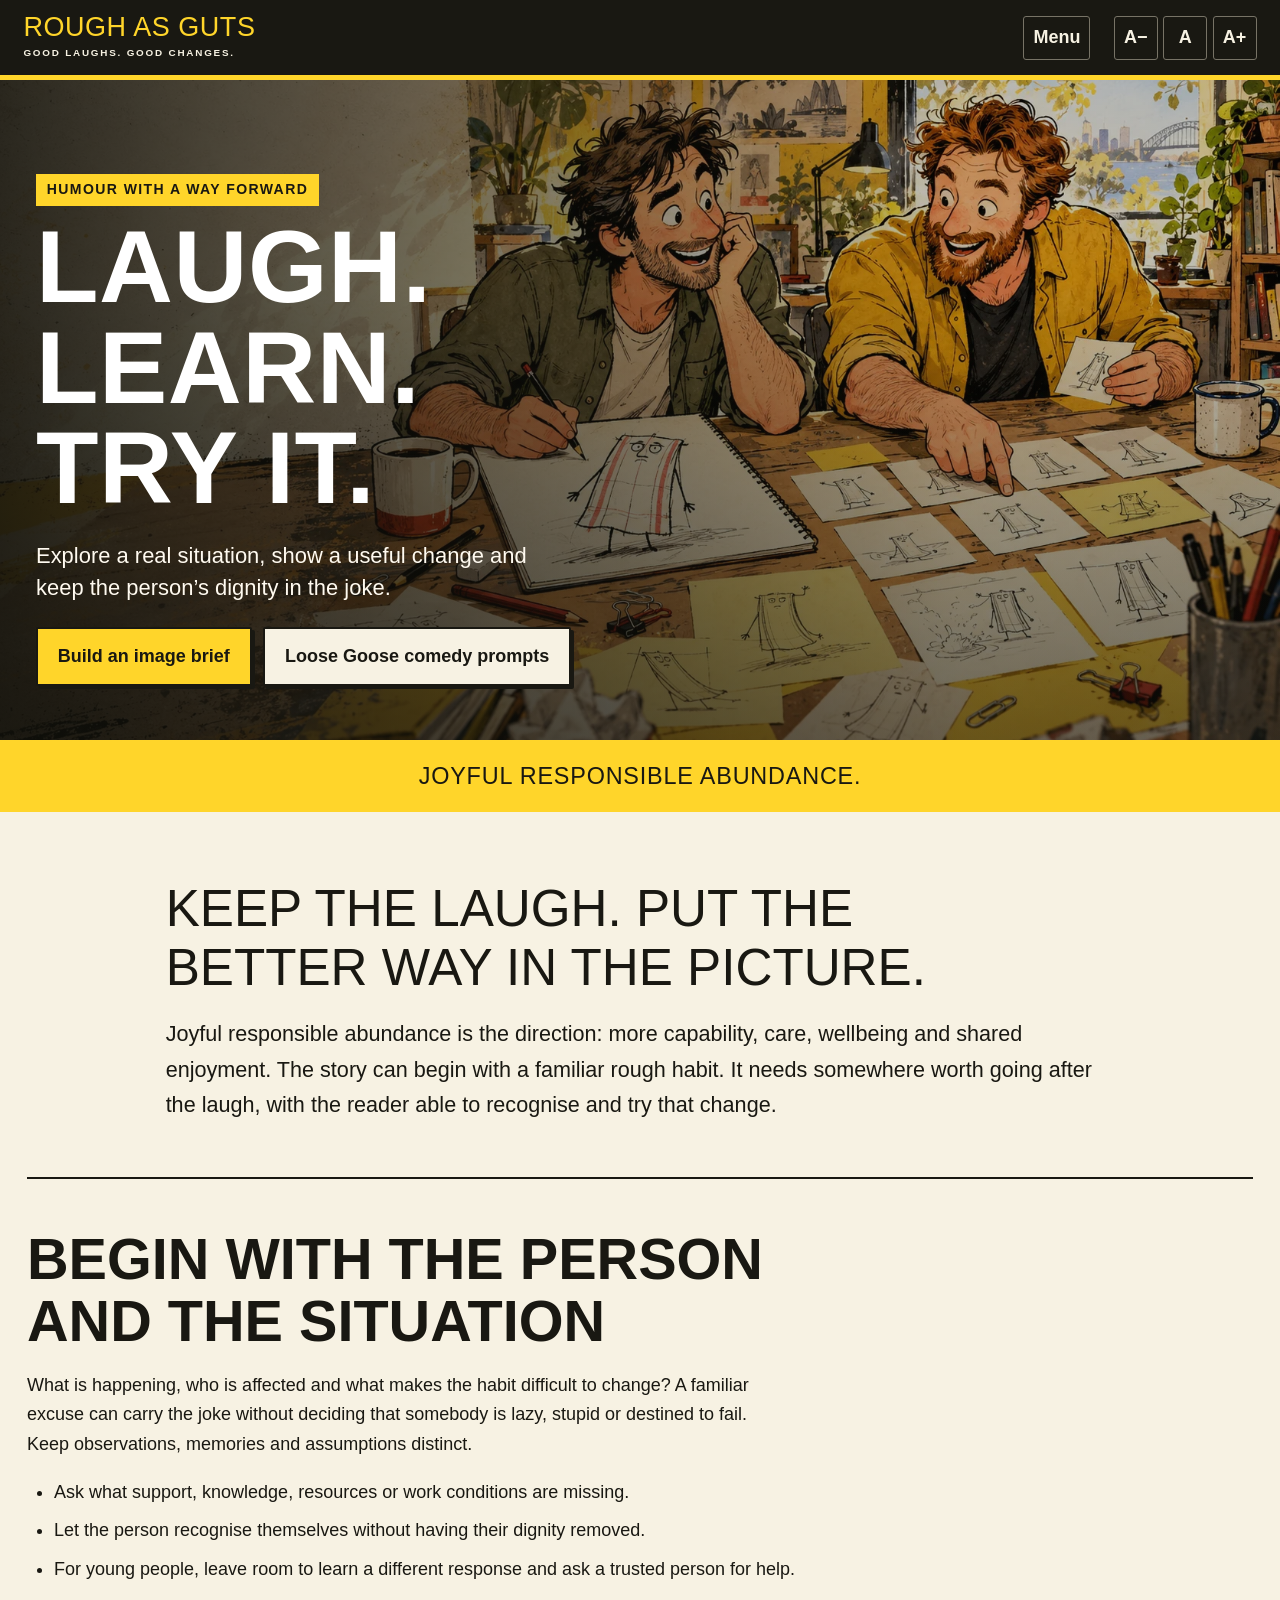
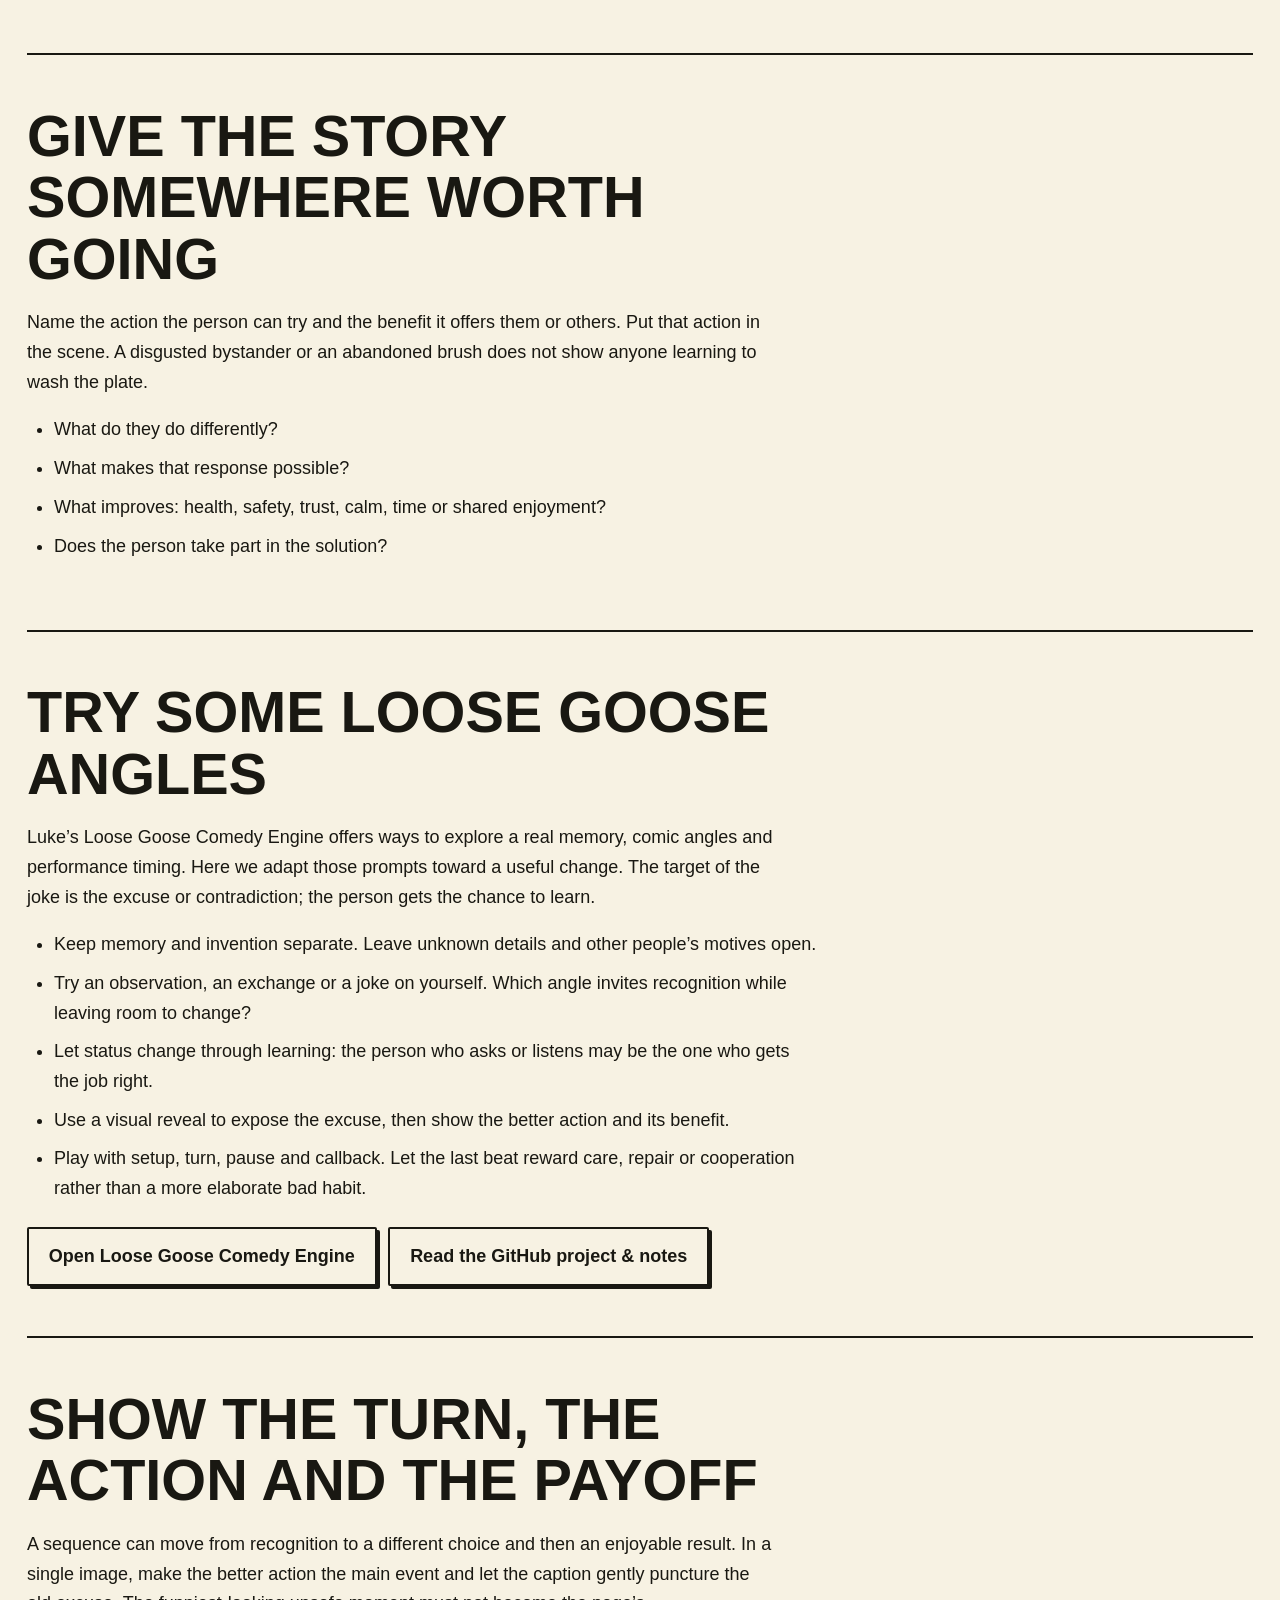
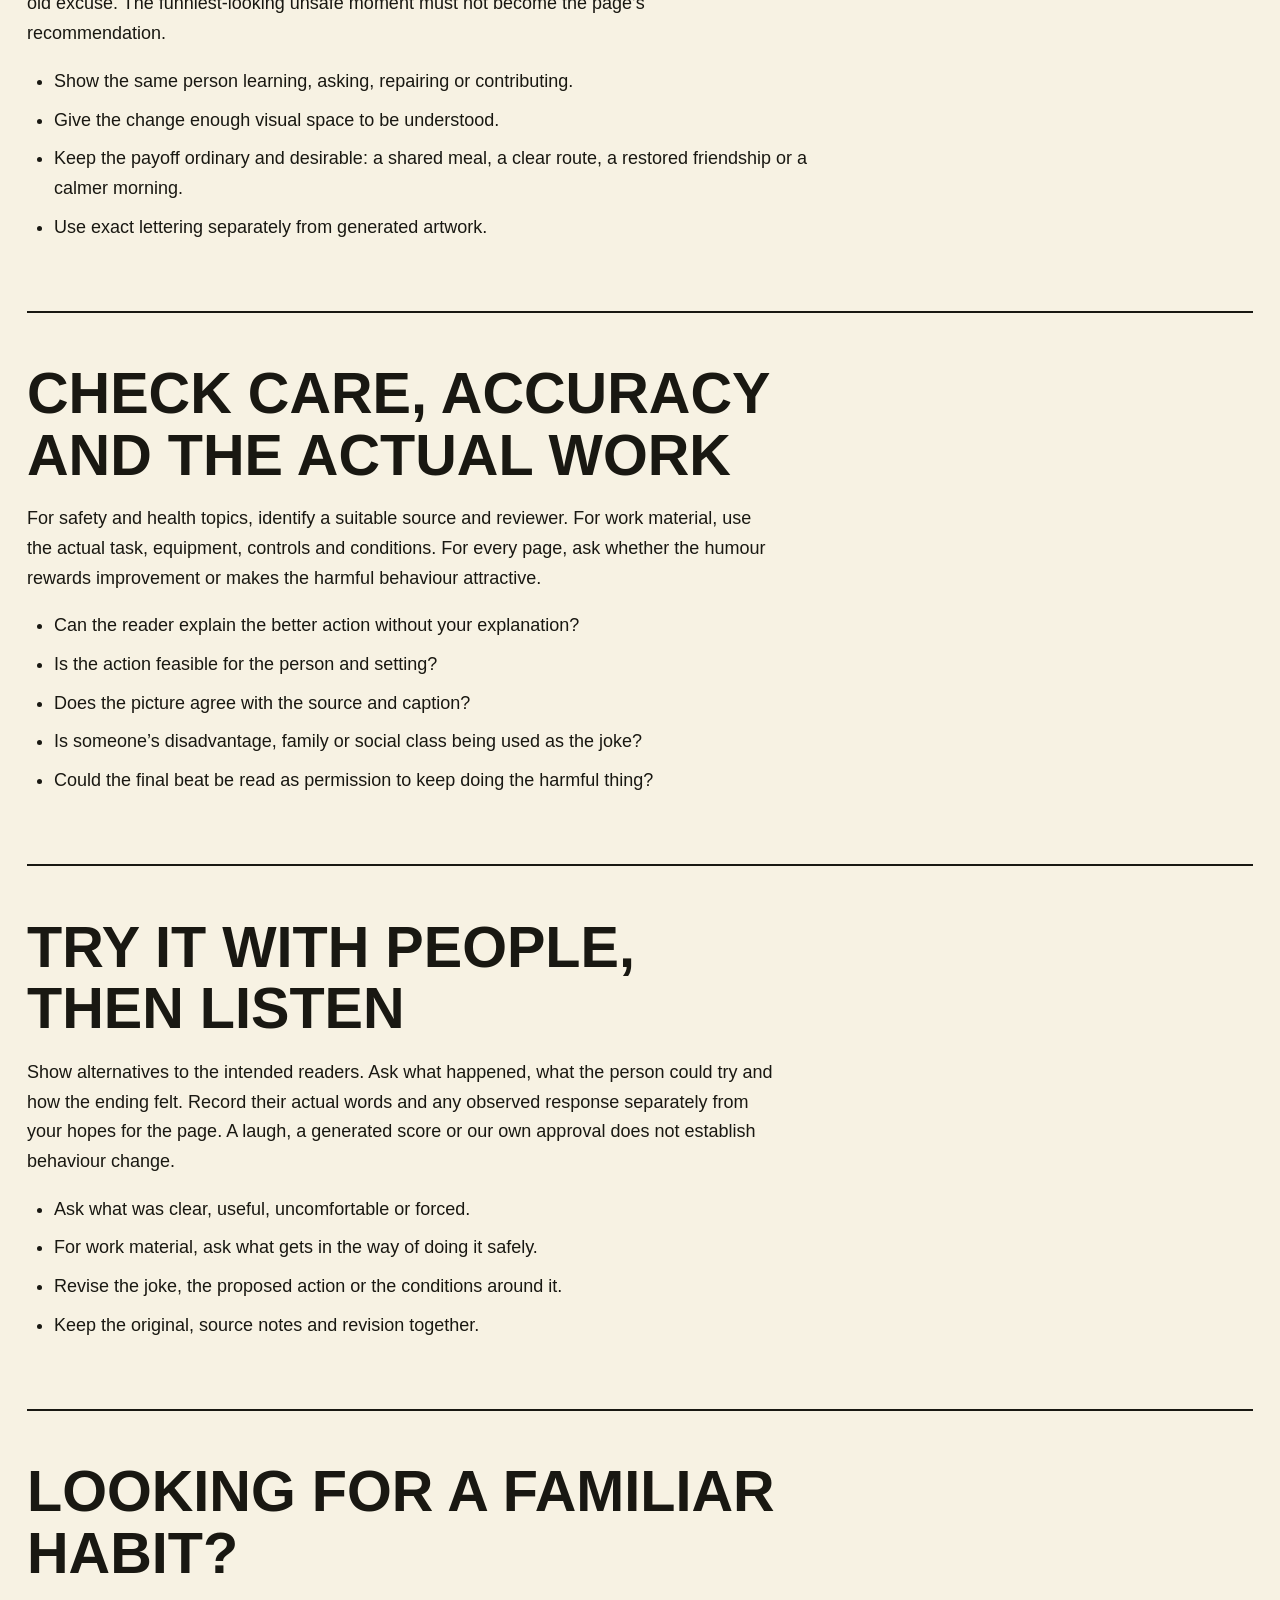
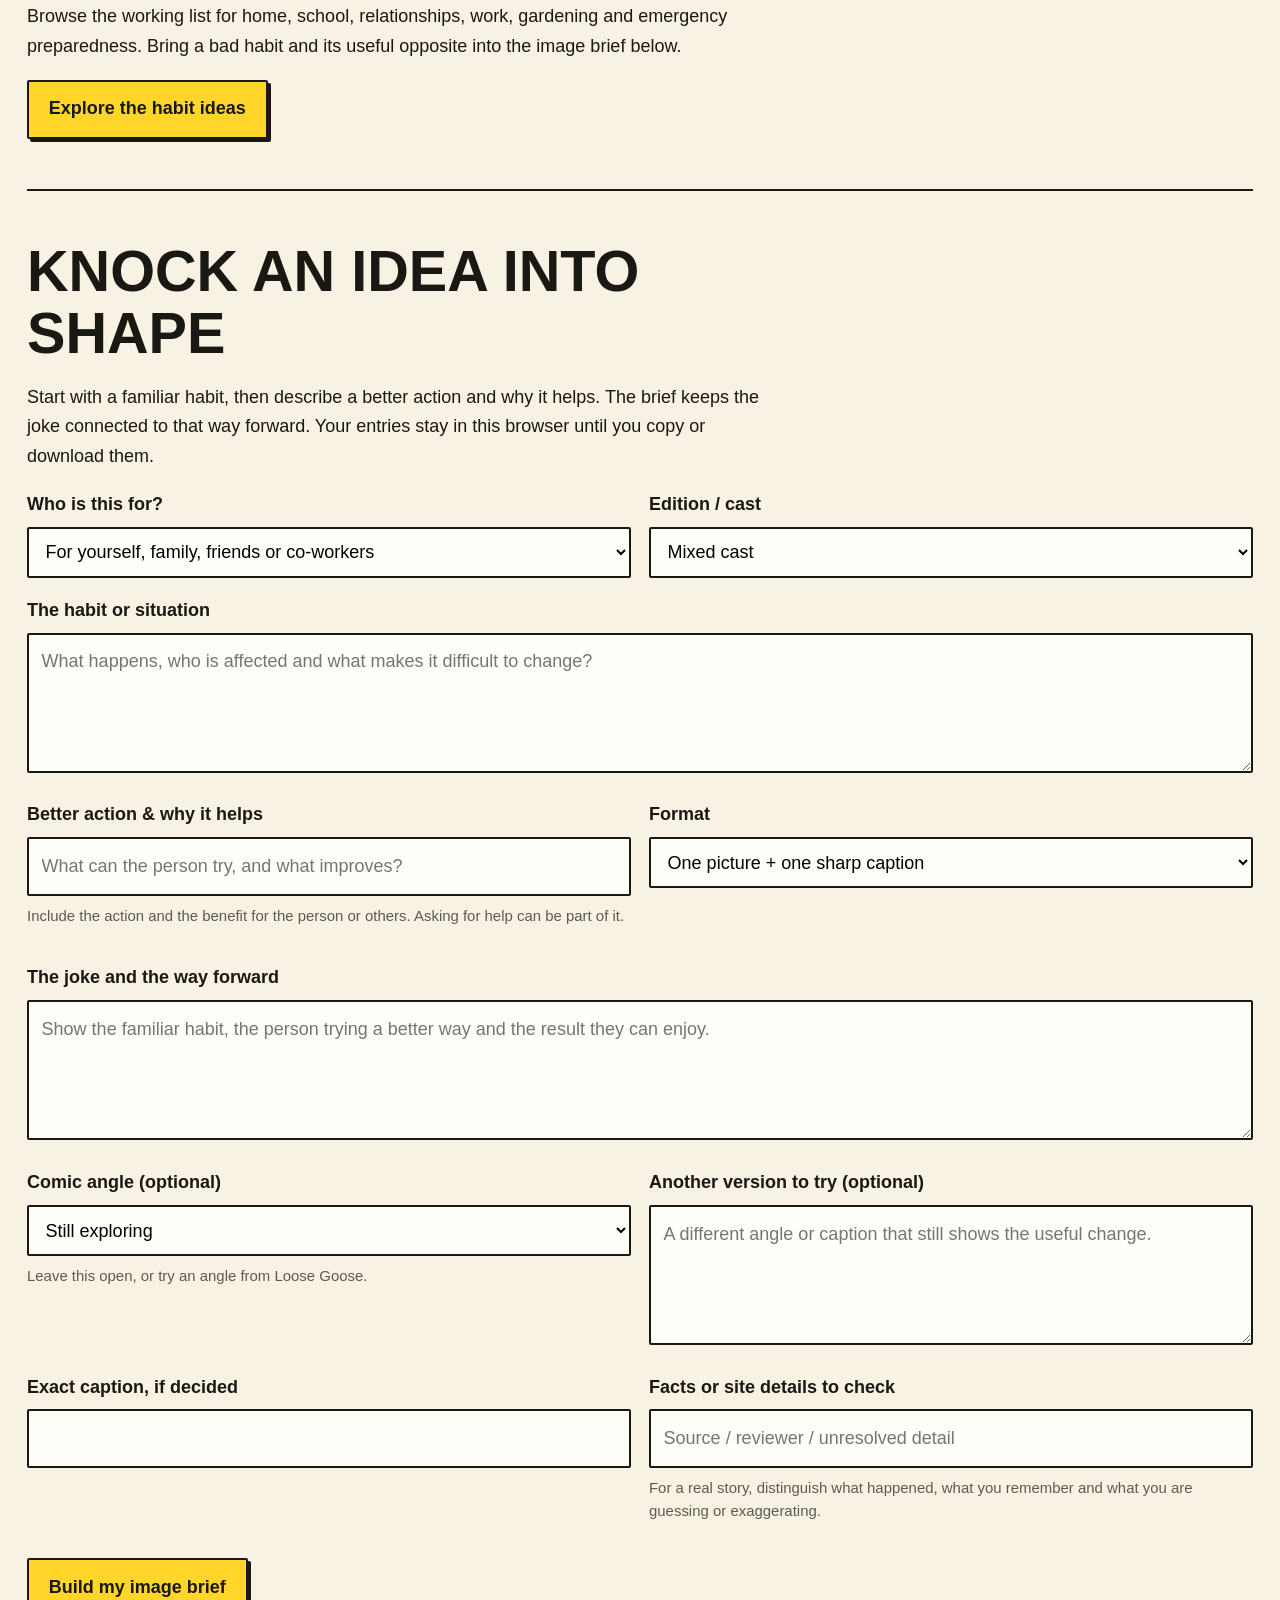
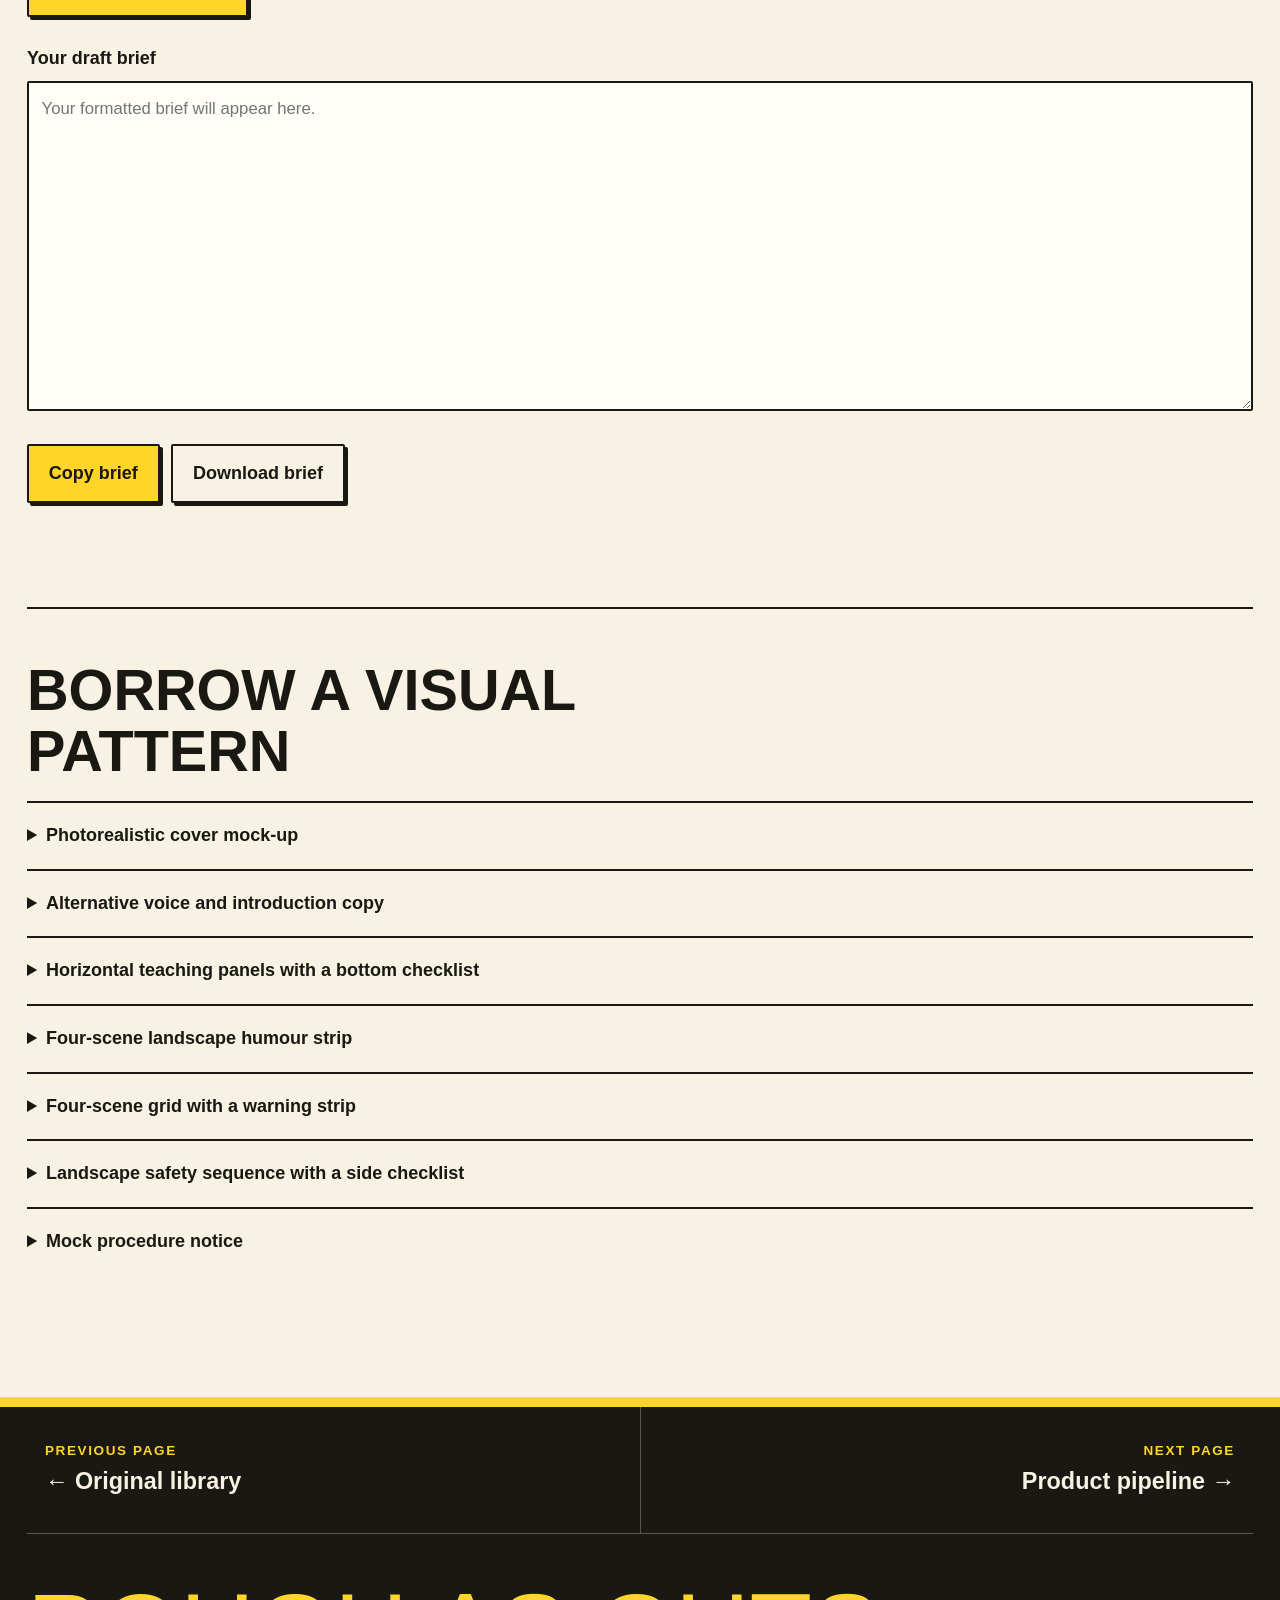
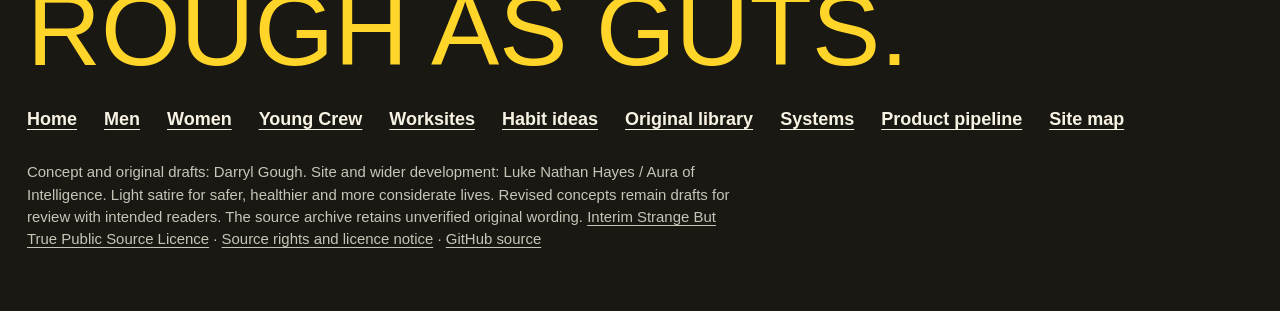
<file: systems.html>
<!doctype html><html lang="en-AU"><head><meta charset="utf-8"><meta name="viewport" content="width=device-width,initial-scale=1"><title>Systems · Rough as Guts</title><meta name="description" content="Explore a real situation, show a useful change and keep the person’s dignity in the joke."><meta name="theme-color" content="#ffd52a"><link rel="canonical" href="https://auraofintelligence.github.io/rough-as-guts/systems.html"><link rel="icon" href="assets/favicon.svg" type="image/svg+xml"><link rel="stylesheet" href="styles.css?v=61c3d62bb7ed"><meta property="og:title" content="Systems · Rough as Guts"><meta property="og:description" content="Explore a real situation, show a useful change and keep the person’s dignity in the joke."><meta property="og:type" content="website"><meta property="og:url" content="https://auraofintelligence.github.io/rough-as-guts/systems.html"><meta property="og:image" content="https://auraofintelligence.github.io/rough-as-guts/assets/generated/hero-systems.webp"><meta name="twitter:card" content="summary_large_image"><script src="site.js?v=37b8d5759d20" defer></script></head><body data-page="systems"><a class="skip-link" href="#main">Skip to content</a><header class="site-header"><a class="brand" href="index.html">ROUGH AS GUTS<small>GOOD LAUGHS. GOOD CHANGES.</small></a><button class="menu-toggle" aria-controls="main-nav" aria-expanded="false">Menu</button><nav id="main-nav" class="main-nav" aria-label="Main navigation"><a href="men.html">Men</a><a href="women.html">Women</a><a href="youth.html">Young Crew</a><a href="workplace.html">Worksites</a><a href="habits.html">Habit ideas</a><a href="library.html">Original library</a><a href="systems.html" aria-current="page">Systems</a><a href="pipeline.html">Product pipeline</a></nav><div class="read-tools" role="group" aria-label="Text size"><button id="text-smaller" aria-label="Smaller text">A−</button><button id="text-reset" aria-label="Reset text size">A</button><button id="text-larger" aria-label="Larger text">A+</button></div></header><main id="main"><section class="hero"><img class="hero-image" src="assets/generated/hero-systems.webp" alt="An illustrated workbench with an everyday observation, alternate gag sketches, a clear image brief and a finished comic panel." fetchpriority="high" width="1536" height="1024"><div class="hero-copy"><span class="eyebrow">HUMOUR WITH A WAY FORWARD</span><h1>Laugh. Learn. Try it.</h1><p class="lead">Explore a real situation, show a useful change and keep the person’s dignity in the joke.</p><div class="hero-actions"><a href="#brief-builder" class="button">Build an image brief</a><a href="#loose-goose" class="button secondary">Loose Goose comedy prompts</a></div></div></section><div class="shout-strip">Joyful responsible abundance.</div><div class="container intro reading" id="inside"><p class="big-quote">Keep the laugh. Put the better way in the picture.</p><p>Joyful responsible abundance is the direction: more capability, care, wellbeing and shared enjoyment. The story can begin with a familiar rough habit. It needs somewhere worth going after the laugh, with the reader able to recognise and try that change.</p></div><section class="section container"><div class="reading"><h2>Begin with the person and the situation</h2><p>What is happening, who is affected and what makes the habit difficult to change? A familiar excuse can carry the joke without deciding that somebody is lazy, stupid or destined to fail. Keep observations, memories and assumptions distinct.</p><ul><li>Ask what support, knowledge, resources or work conditions are missing.</li><li>Let the person recognise themselves without having their dignity removed.</li><li>For young people, leave room to learn a different response and ask a trusted person for help.</li></ul></div></section><section class="section container"><div class="reading"><h2>Give the story somewhere worth going</h2><p>Name the action the person can try and the benefit it offers them or others. Put that action in the scene. A disgusted bystander or an abandoned brush does not show anyone learning to wash the plate.</p><ul><li>What do they do differently?</li><li>What makes that response possible?</li><li>What improves: health, safety, trust, calm, time or shared enjoyment?</li><li>Does the person take part in the solution?</li></ul></div></section><section class="section container" id="loose-goose"><div class="reading"><h2>Try some Loose Goose angles</h2><p>Luke’s Loose Goose Comedy Engine offers ways to explore a real memory, comic angles and performance timing. Here we adapt those prompts toward a useful change. The target of the joke is the excuse or contradiction; the person gets the chance to learn.</p><ul><li>Keep memory and invention separate. Leave unknown details and other people’s motives open.</li><li>Try an observation, an exchange or a joke on yourself. Which angle invites recognition while leaving room to change?</li><li>Let status change through learning: the person who asks or listens may be the one who gets the job right.</li><li>Use a visual reveal to expose the excuse, then show the better action and its benefit.</li><li>Play with setup, turn, pause and callback. Let the last beat reward care, repair or cooperation rather than a more elaborate bad habit.</li></ul><div class="hero-actions"><a href="https://auraofintelligence.github.io/loose-goose-comedy-engine/" class="button secondary">Open Loose Goose Comedy Engine</a><a href="https://github.com/auraofintelligence/loose-goose-comedy-engine" class="button secondary">Read the GitHub project &amp; notes</a></div></div></section><section class="section container"><div class="reading"><h2>Show the turn, the action and the payoff</h2><p>A sequence can move from recognition to a different choice and then an enjoyable result. In a single image, make the better action the main event and let the caption gently puncture the old excuse. The funniest-looking unsafe moment must not become the page’s recommendation.</p><ul><li>Show the same person learning, asking, repairing or contributing.</li><li>Give the change enough visual space to be understood.</li><li>Keep the payoff ordinary and desirable: a shared meal, a clear route, a restored friendship or a calmer morning.</li><li>Use exact lettering separately from generated artwork.</li></ul></div></section><section class="section container"><div class="reading"><h2>Check care, accuracy and the actual work</h2><p>For safety and health topics, identify a suitable source and reviewer. For work material, use the actual task, equipment, controls and conditions. For every page, ask whether the humour rewards improvement or makes the harmful behaviour attractive.</p><ul><li>Can the reader explain the better action without your explanation?</li><li>Is the action feasible for the person and setting?</li><li>Does the picture agree with the source and caption?</li><li>Is someone’s disadvantage, family or social class being used as the joke?</li><li>Could the final beat be read as permission to keep doing the harmful thing?</li></ul></div></section><section class="section container"><div class="reading"><h2>Try it with people, then listen</h2><p>Show alternatives to the intended readers. Ask what happened, what the person could try and how the ending felt. Record their actual words and any observed response separately from your hopes for the page. A laugh, a generated score or our own approval does not establish behaviour change.</p><ul><li>Ask what was clear, useful, uncomfortable or forced.</li><li>For work material, ask what gets in the way of doing it safely.</li><li>Revise the joke, the proposed action or the conditions around it.</li><li>Keep the original, source notes and revision together.</li></ul></div></section><section class="section container"><h2>Looking for a familiar habit?</h2><p>Browse the working list for home, school, relationships, work, gardening and emergency preparedness. Bring a bad habit and its useful opposite into the image brief below.</p><a href="habits.html" class="button">Explore the habit ideas</a></section><section class="section container" id="brief-builder"><h2>Knock an idea into shape</h2><p>Start with a familiar habit, then describe a better action and why it helps. The brief keeps the joke connected to that way forward. Your entries stay in this browser until you copy or download them.</p><form id="brief-form" class="system-form"><div class="field"><label for="brief-audience">Who is this for?</label><select id="brief-audience"><option>For yourself, family, friends or co-workers</option><option>Worker camp</option><option>Workshop or site communication</option><option>Young Crew / high school</option></select></div><div class="field"><label for="brief-edition">Edition / cast</label><select id="brief-edition"><option>Mixed cast</option><option>Men’s edition</option><option>Women’s edition</option><option>Young Crew</option></select></div><div class="field full"><label for="brief-habit">The habit or situation</label><textarea id="brief-habit" required placeholder="What happens, who is affected and what makes it difficult to change?"></textarea></div><div class="field"><label for="brief-point">Better action &amp; why it helps</label><input id="brief-point" required aria-describedby="brief-point-hint" placeholder="What can the person try, and what improves?"><p id="brief-point-hint" class="caption">Include the action and the benefit for the person or others. Asking for help can be part of it.</p></div><div class="field"><label for="brief-format">Format</label><select id="brief-format"><option>One picture + one sharp caption</option><option>Before and after</option><option>Four-scene comic</option><option>Workshop poster</option><option>Camp guide page</option><option>Picture-book spread</option><option>Sticker, magnet or small label</option><option>Newsletter or magazine illustration</option><option>Newspaper cartoon or comic strip</option><option>Animation storyboard</option><option>Comic storyboard for a comedy skit</option><option>Club mascot character sheet</option><option>Merchandise artwork</option><option>Task illustration beside a reviewed SWMS</option><option>Public-issue cartoon</option><option>Custom format: describe in the scene</option></select></div><div class="field full"><label for="brief-scene">The joke and the way forward</label><textarea id="brief-scene" placeholder="Show the familiar habit, the person trying a better way and the result they can enjoy."></textarea></div><div class="field"><label for="brief-angle">Comic angle (optional)</label><select id="brief-angle" aria-describedby="brief-angle-hint"><option value="">Still exploring</option><option value="observation">Everyday absurdity</option><option value="self">Tell the joke on yourself</option><option value="exchange">Short exchange or act-out</option><option value="status">Status reversal</option><option value="visual">Visual reveal</option></select><p id="brief-angle-hint" class="caption" aria-live="polite">Leave this open, or try an angle from Loose Goose.</p></div><div class="field"><label for="brief-alternative">Another version to try (optional)</label><textarea id="brief-alternative" placeholder="A different angle or caption that still shows the useful change."></textarea></div><div class="field"><label for="brief-caption">Exact caption, if decided</label><input id="brief-caption"></div><div class="field"><label for="brief-check">Facts or site details to check</label><input id="brief-check" aria-describedby="brief-check-hint" placeholder="Source / reviewer / unresolved detail"><p id="brief-check-hint" class="caption">For a real story, distinguish what happened, what you remember and what you are guessing or exaggerating.</p></div><div class="full"><button class="button" type="submit">Build my image brief</button></div></form><div class="field" style="margin-top:1.5rem"><label for="brief-output">Your draft brief</label><textarea id="brief-output" class="brief-output" readonly placeholder="Your formatted brief will appear here."></textarea></div><div class="hero-actions"><button class="button" id="copy-brief">Copy brief</button><button class="button secondary" id="download-brief">Download brief</button></div><p id="brief-status" class="form-status" role="status"></p></section><section class="section container pattern-list"><h2>Borrow a visual pattern</h2><details><summary>Photorealistic cover mock-up</summary><p>An old handmade guidebook on a timber bench. Cover lettering, repair materials and small badges establish the brand.</p><p class="scene-note">Photorealistic diagonal close-up of a battered handmade book on a scratched timber workbench. Brown stained cover, thick silver duct-tape spine, protruding handwritten notes, cracked yellow smiley stickers, black ink skull with beanie, spanner and bottle. Natural workshop light and tactile paper. Reserve the cover for separately added exact title and byline. Use the attached reference for materials and viewpoint.</p></details><details><summary>Alternative voice and introduction copy</summary><p>Three text-only alternatives. These describe possible voices rather than containing three illustrated story pages.</p><p class="scene-note">Use the selected introduction only as tone context. Illustrate a single concrete metaphor chosen from that option. State the chosen metaphor and scene explicitly. Do not try to render the whole introductory paragraph inside the picture.</p></details><details><summary>Horizontal teaching panels with a bottom checklist</summary><p>Portrait yellow title banner, usually three wide horizontal panels, then a checklist with three smaller illustrated examples. Slide 11 has four main teaching panels. Source step numbers are sometimes skipped.</p><p class="scene-note">Australian workplace comic poster, portrait [ASPECT RATIO]. Bold black ink, warm cream panels, safety-yellow header, muted dusty worksite colours, limited red warning accents, distressed paper and taped corners. Allocate [N] horizontal scene panels and a bottom strip of [M] smaller scenes. For each panel use its separate approved scene description. Keep clear blank zones for title, step labels, short copy and checklist text. Separate correct actions from incorrect examples through composition and later lettering. Generate no invented signs or operational numbers.</p></details><details><summary>Four-scene landscape humour strip</summary><p>Landscape page with a shared top title, four vertical scene columns with their own headings and captions, a top-right mock-official badge and a punchline footer.</p><p class="scene-note">Landscape Australian comic strip in four equal vertical scenes, [ASPECT RATIO]. Shared worn cream and black-ink illustration style, yellow and ochre accents. Each scene must have a different recognisable action: [SCENE 1], [SCENE 2], [SCENE 3], [SCENE 4]. Consistent character design, clear silhouettes, large facial reactions, concrete local props. Reserve separate lettering areas for the title, each panel heading, captions and footer. Render the visual joke in the artwork. Leave text blank for exact later lettering.</p></details><details><summary>Four-scene grid with a warning strip</summary><p>Tall portrait composition with two rows of two illustrated teaching scenes and a bottom warning checklist.</p><p class="scene-note">Tall portrait comic infographic, four large illustrated scenes in a two-by-two arrangement with a smaller three-scene strip below. Heavy black outlines, bright yellow, warm cream and selective red crosses, simplified backgrounds. Give each scene one main action and the correct equipment for the approved topic. Reserve clean areas for separately typeset headings and captions. Do not merge props or characters between panels.</p></details><details><summary>Landscape safety sequence with a side checklist</summary><p>Wide poster with a large title, a multi-step acid-spill sequence across the left and middle, and a stacked warning/checklist column at the right.</p><p class="scene-note">Wide landscape illustrated safety page using the reference layout: sequential scene panels occupy the left and centre, and a narrow warning-example column occupies the right. Maintain one approved procedure step per scene. Use the approved chemical-specific brief and verified equipment references. Leave all lettering and symbols requiring verification for later placement.</p></details><details><summary>Mock procedure notice</summary><p>Portrait site-notice parody. A document identifier and location/risk header precede numbered sections, bracketed labels, small diagrams and a bottom checklist/disclaimer.</p><p class="scene-note">Portrait mock site notice with worn yellow border, cream paper and black ink. Strong section hierarchy, a few small comic vignettes and ample clear text areas. Use [TOPIC] props and scenes only. Keep fictional bureaucracy visually distinct from any real site approval. Add exact document labels, sequence and approved copy separately. Do not borrow instructions from another topic.</p></details></section></main><footer class="site-footer"><div class="container page-turner"><a href="library.html"><span>Previous page</span>← Original library</a><a href="pipeline.html"><span>Next page</span>Product pipeline →</a></div><div class="container footer-main"><p class="footer-brand">Rough as guts.</p><nav class="footer-nav" aria-label="Footer navigation"><a href="index.html" class="">Home</a><a href="men.html" class="">Men</a><a href="women.html" class="">Women</a><a href="youth.html" class="">Young Crew</a><a href="workplace.html" class="">Worksites</a><a href="habits.html" class="">Habit ideas</a><a href="library.html" class="">Original library</a><a href="systems.html" class="">Systems</a><a href="pipeline.html" class="">Product pipeline</a><a href="sitemap.html" class="">Site map</a></nav><p class="footer-note">Concept and original drafts: Darryl Gough. Site and wider development: Luke Nathan Hayes / Aura of Intelligence. Light satire for safer, healthier and more considerate lives. Revised concepts remain drafts for review with intended readers. The source archive retains unverified original wording. <a href="LICENCE.md">Interim Strange But True Public Source Licence</a> · <a href="LICENCE-NOTICE.md">Source rights and licence notice</a> · <a href="https://github.com/auraofintelligence/rough-as-guts">GitHub source</a></p></div></footer><button class="back-top" id="back-top" aria-label="Back to top" hidden>↑ Top</button><dialog class="poster-dialog" id="poster-dialog" aria-labelledby="poster-dialog-title"><div class="dialog-bar"><span class="dialog-title" id="poster-dialog-title">Source poster</span><button id="poster-zoom-out" aria-label="Zoom out">−</button><button id="poster-zoom-in" aria-label="Zoom in">+</button><button id="poster-close">Close</button></div><div class="dialog-body"><img id="dialog-poster" alt=""></div></dialog></body></html>
</file>
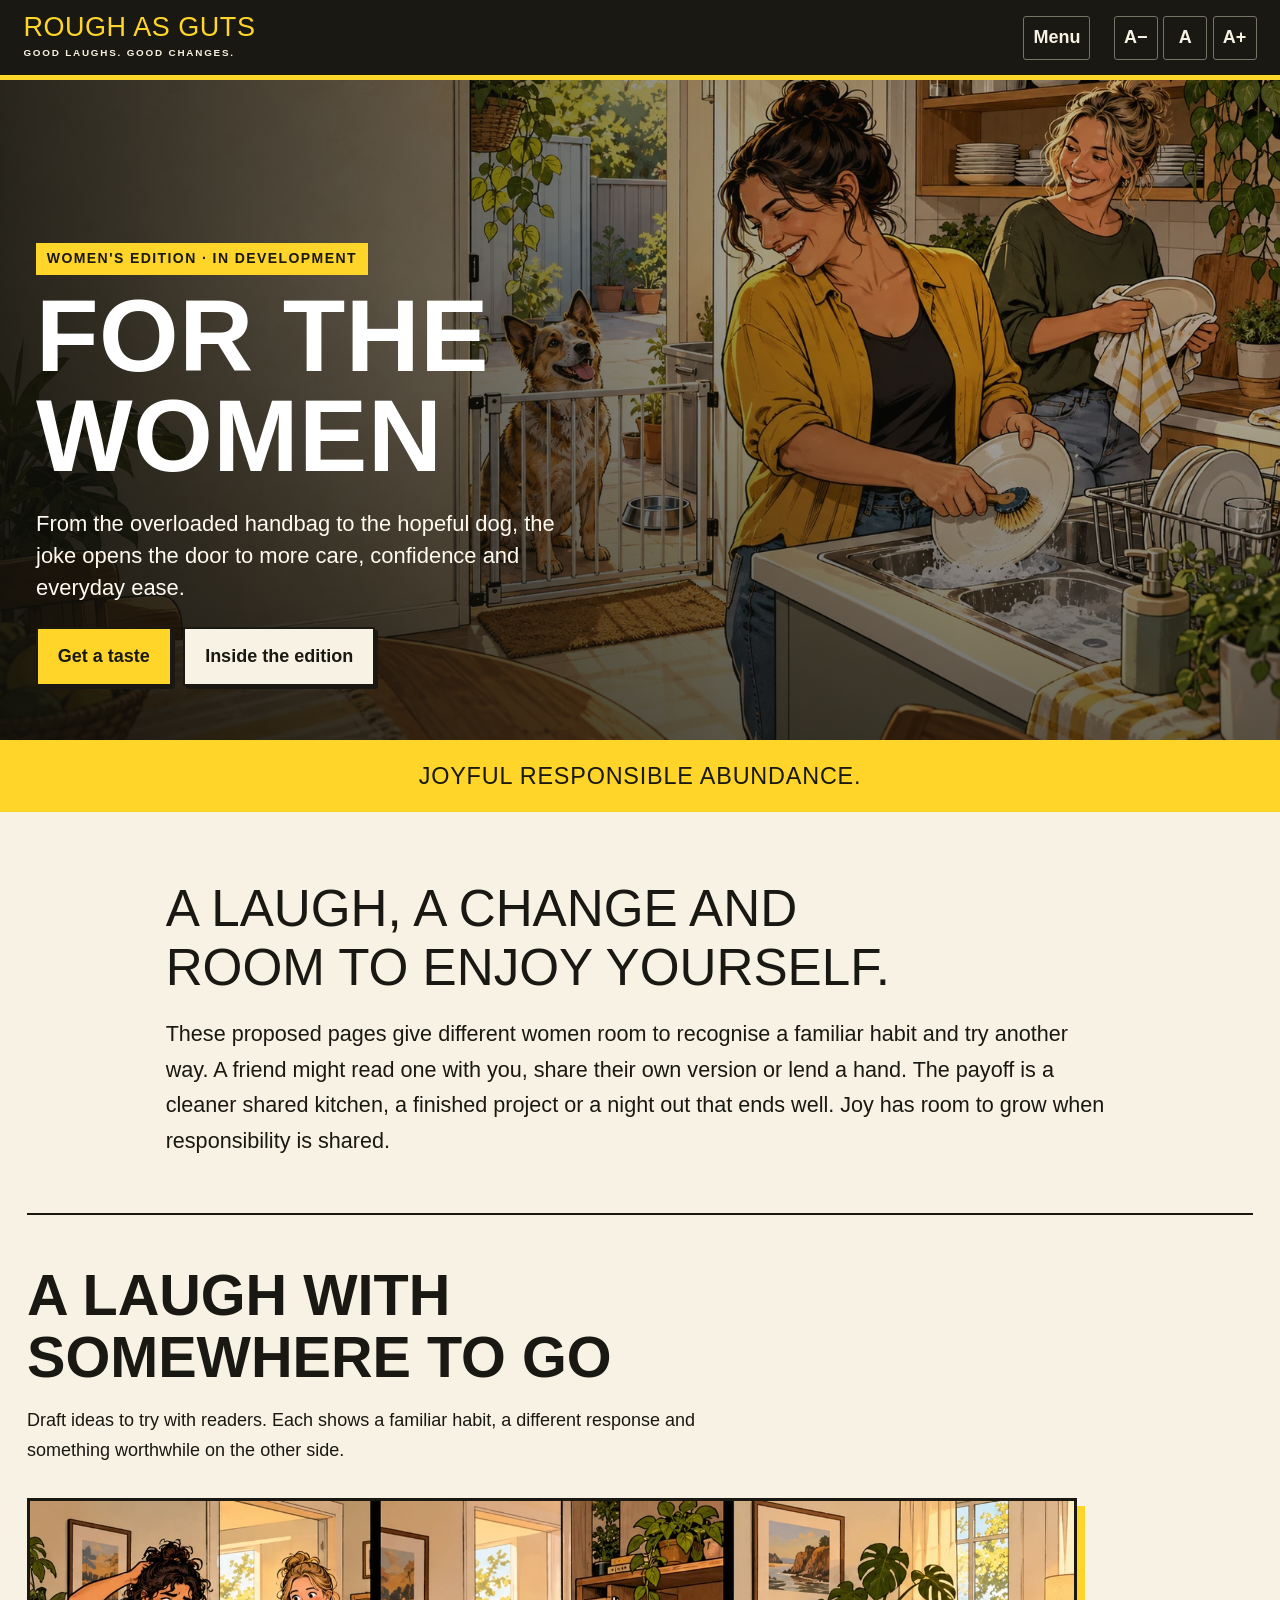
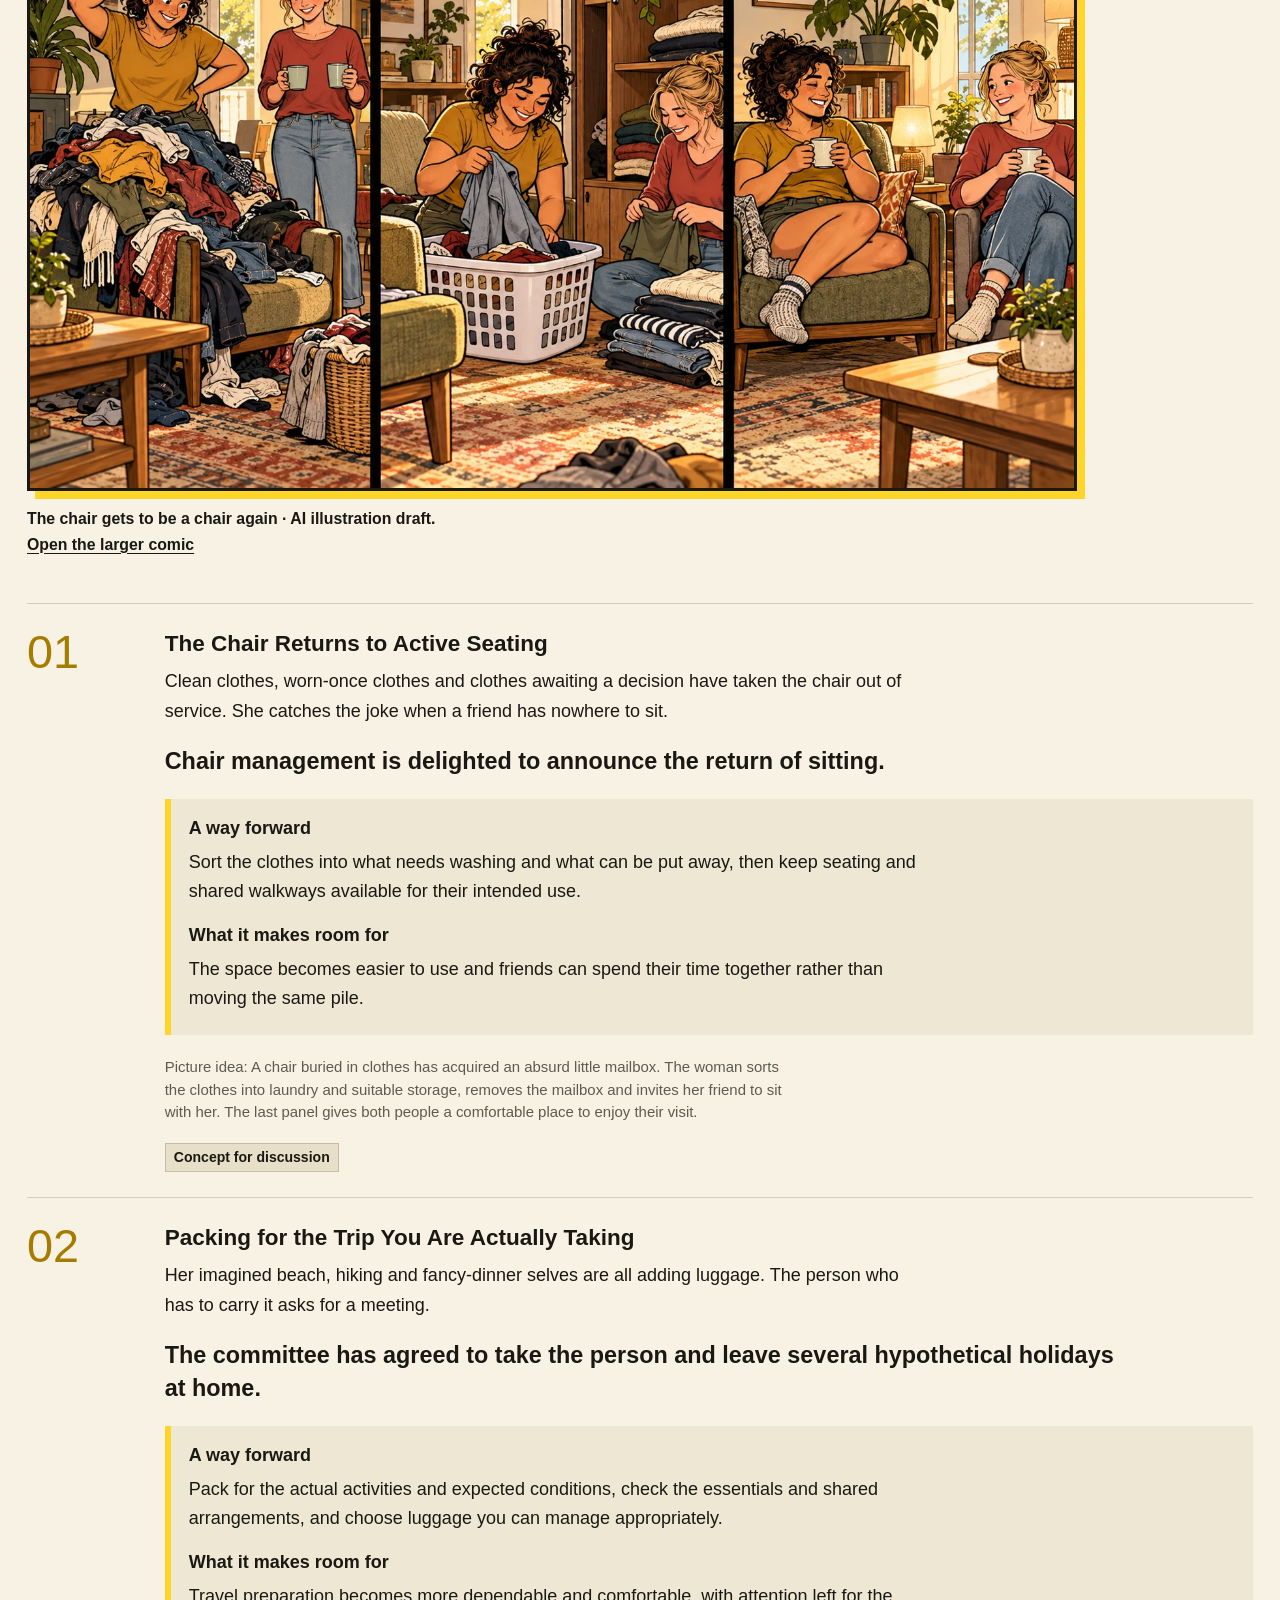
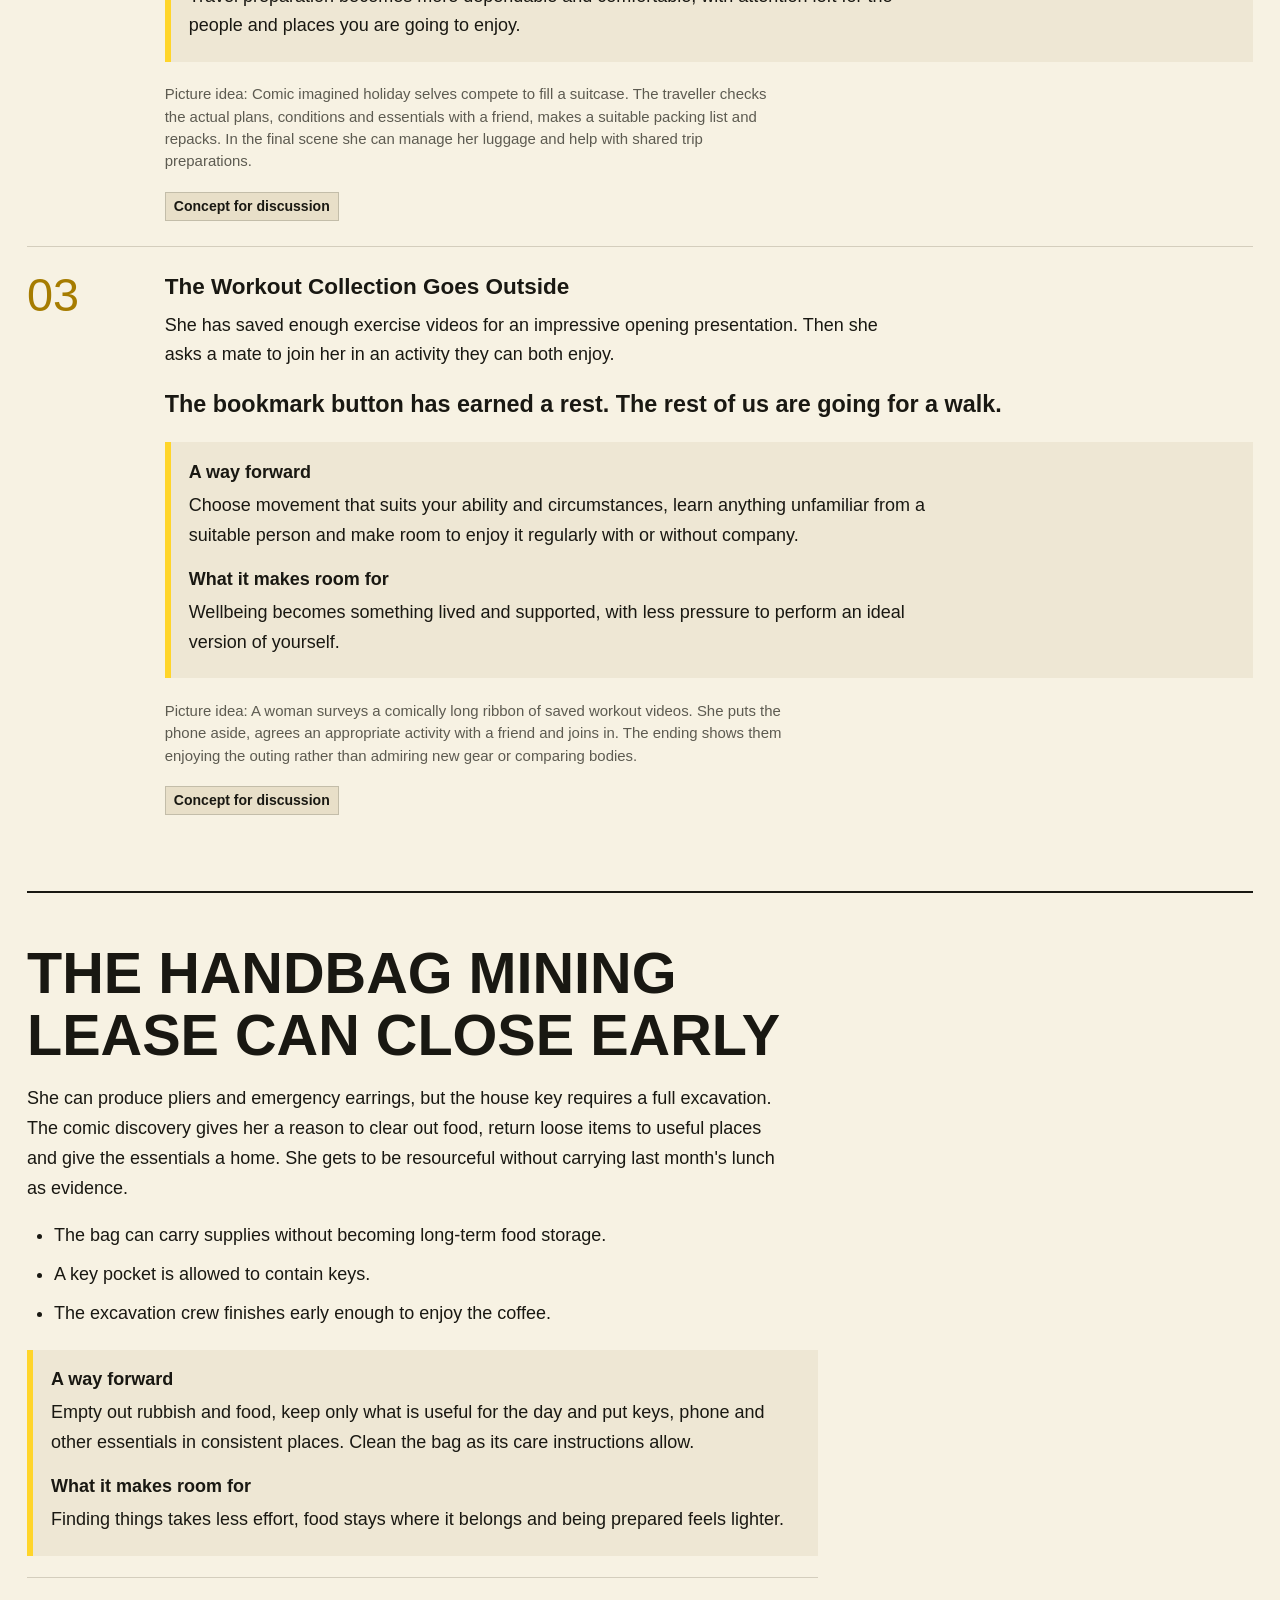
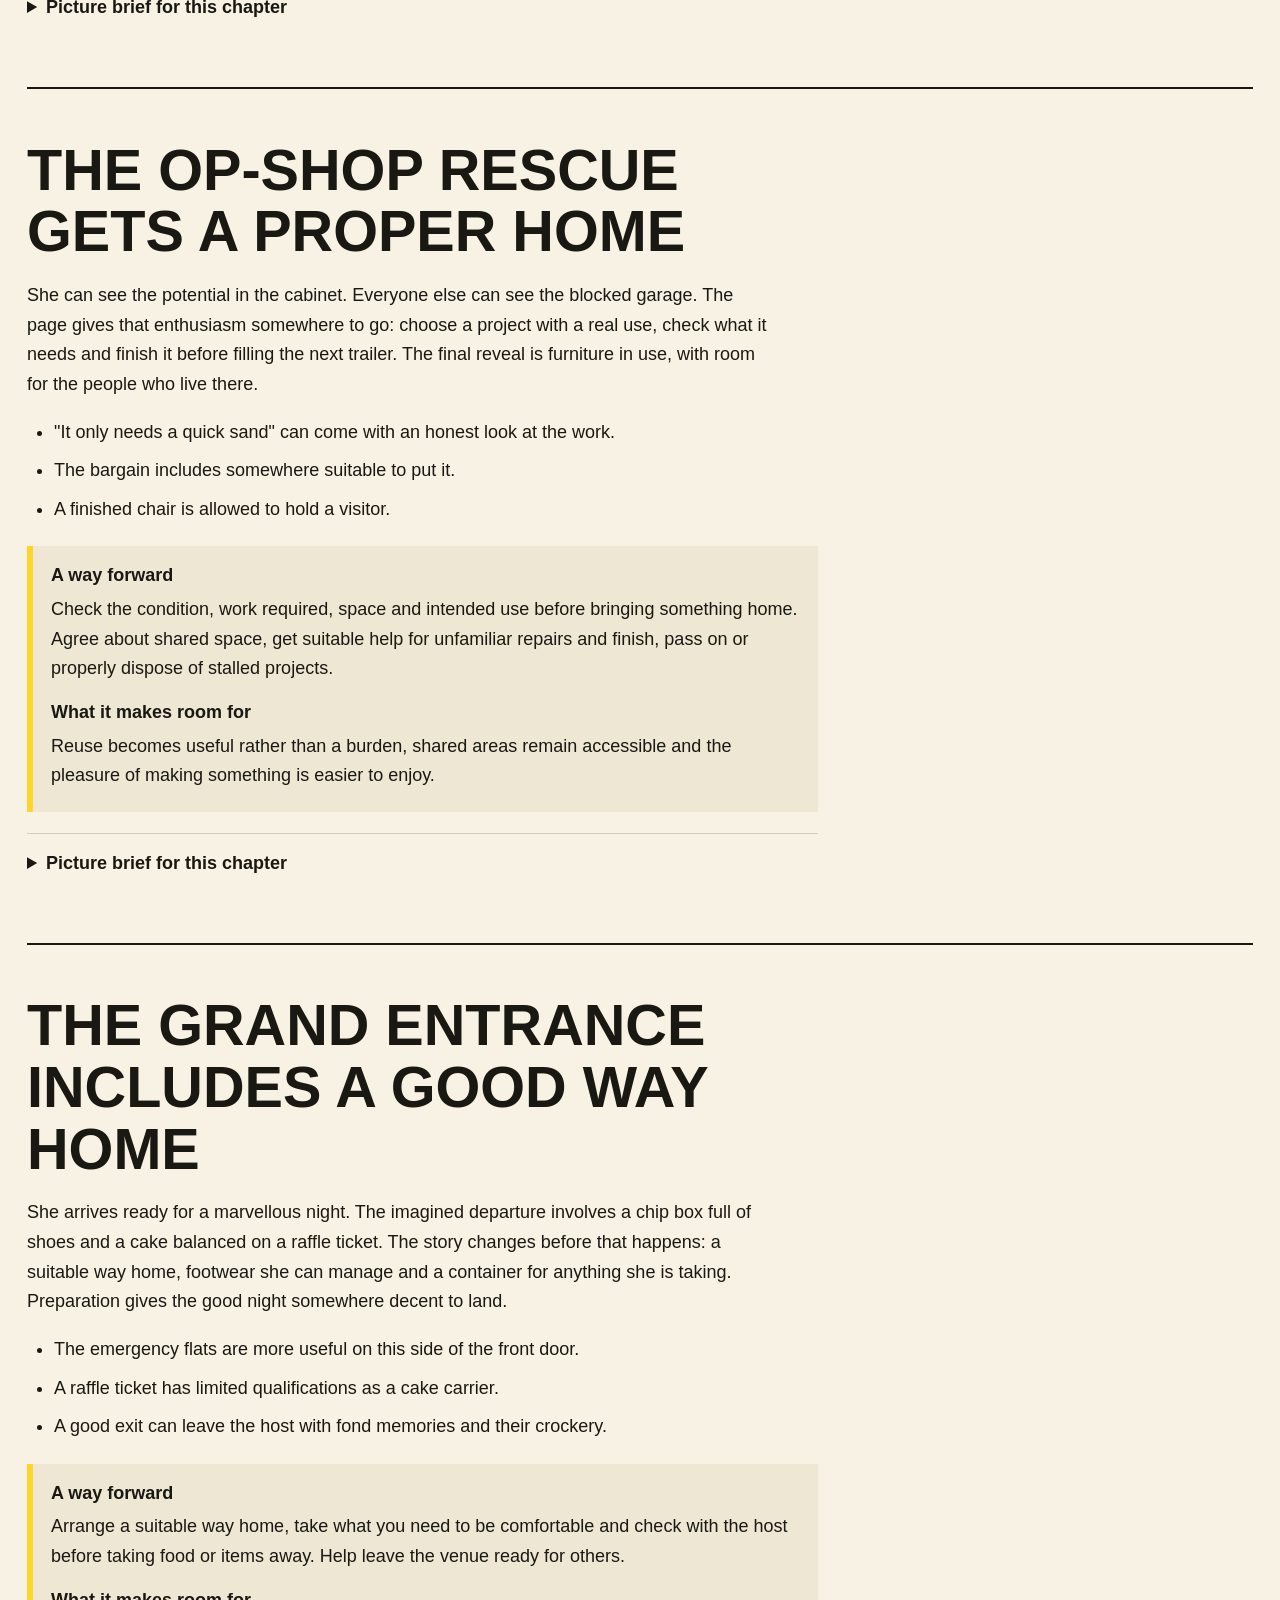
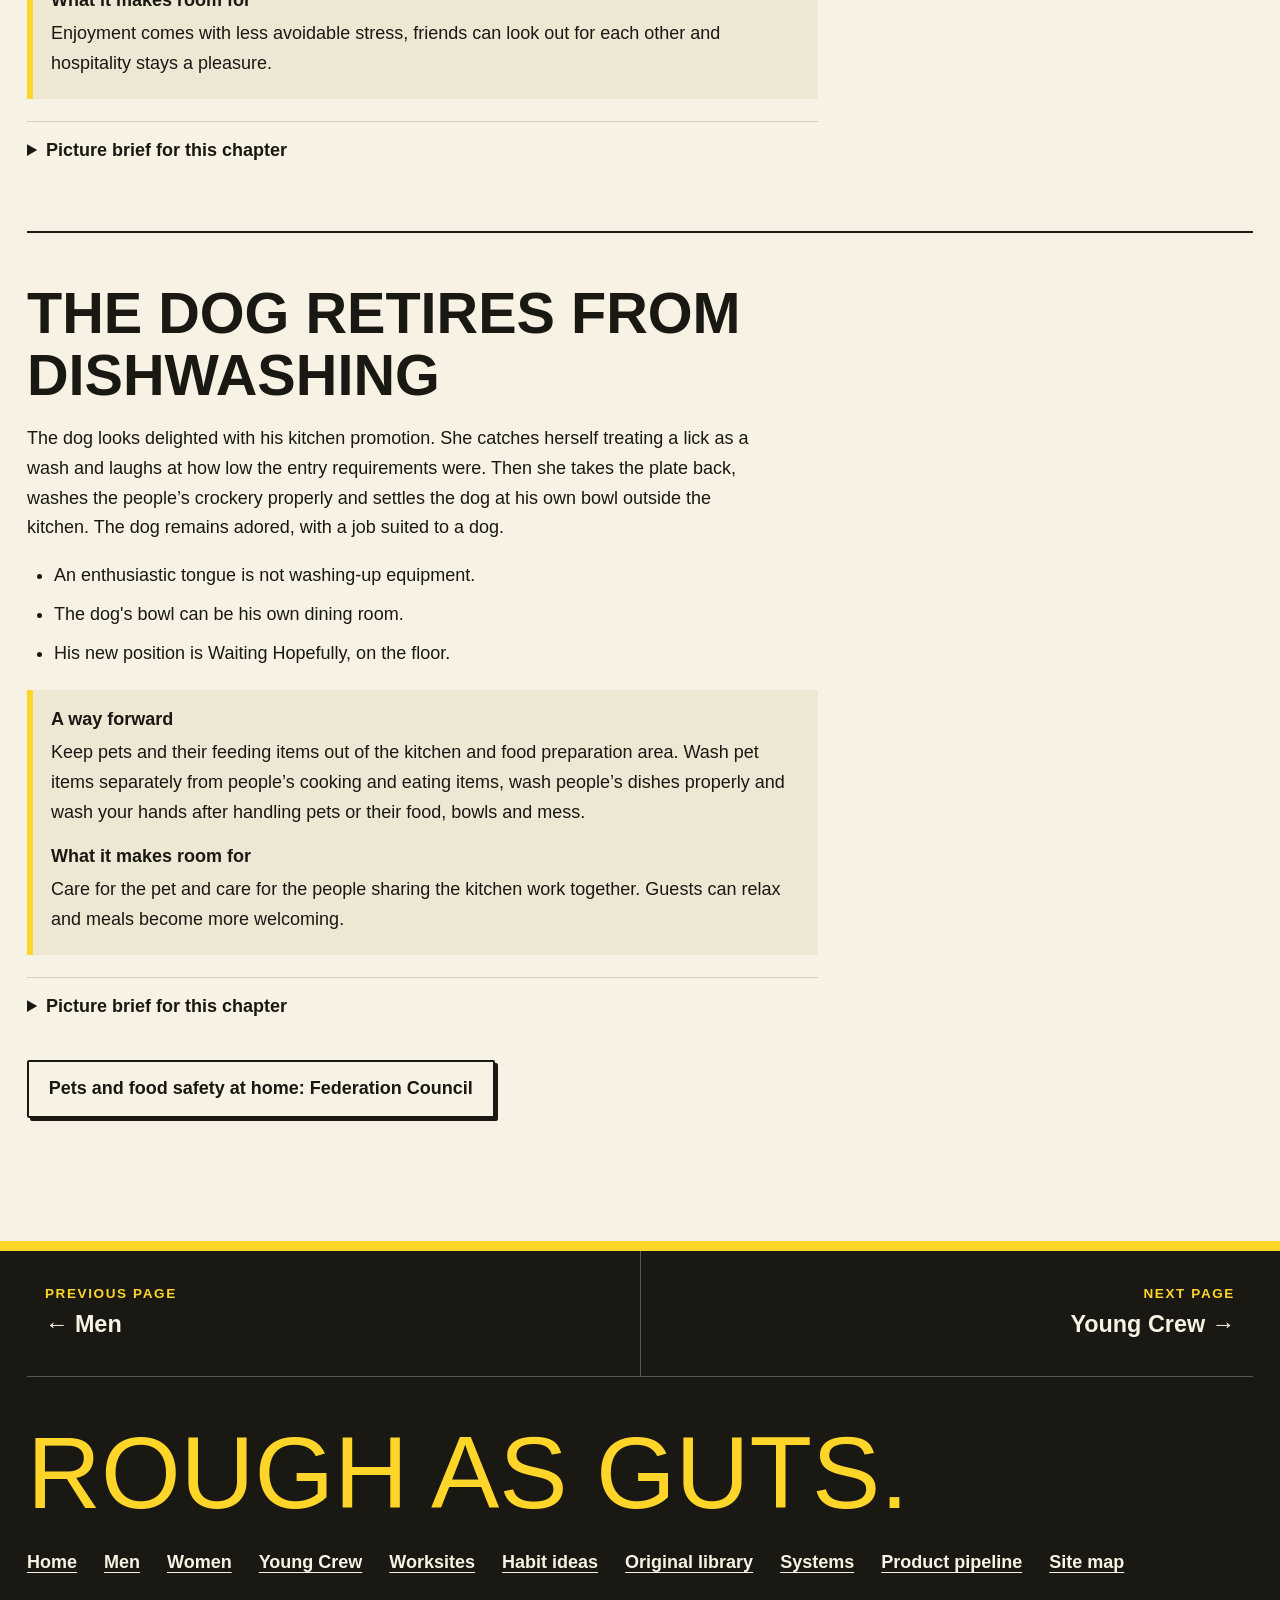
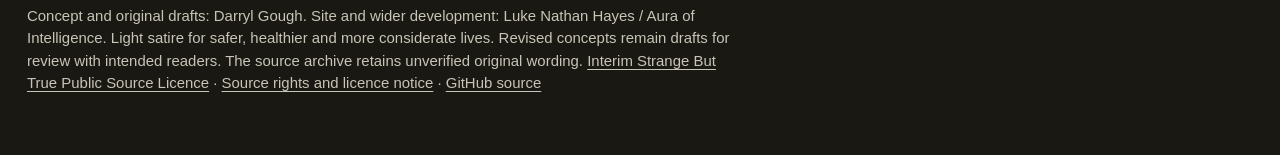
<file: women.html>
<!doctype html><html lang="en-AU"><head><meta charset="utf-8"><meta name="viewport" content="width=device-width,initial-scale=1"><title>Women · Rough as Guts</title><meta name="description" content="From the overloaded handbag to the hopeful dog, the joke opens the door to more care, confidence and everyday ease."><meta name="theme-color" content="#ffd52a"><link rel="canonical" href="https://auraofintelligence.github.io/rough-as-guts/women.html"><link rel="icon" href="assets/favicon.svg" type="image/svg+xml"><link rel="stylesheet" href="styles.css?v=61c3d62bb7ed"><meta property="og:title" content="Women · Rough as Guts"><meta property="og:description" content="From the overloaded handbag to the hopeful dog, the joke opens the door to more care, confidence and everyday ease."><meta property="og:type" content="website"><meta property="og:url" content="https://auraofintelligence.github.io/rough-as-guts/women.html"><meta property="og:image" content="https://auraofintelligence.github.io/rough-as-guts/assets/generated/hero-women-care-v2.webp"><meta name="twitter:card" content="summary_large_image"><script src="site.js?v=37b8d5759d20" defer></script></head><body data-page="women"><a class="skip-link" href="#main">Skip to content</a><header class="site-header"><a class="brand" href="index.html">ROUGH AS GUTS<small>GOOD LAUGHS. GOOD CHANGES.</small></a><button class="menu-toggle" aria-controls="main-nav" aria-expanded="false">Menu</button><nav id="main-nav" class="main-nav" aria-label="Main navigation"><a href="men.html">Men</a><a href="women.html" aria-current="page">Women</a><a href="youth.html">Young Crew</a><a href="workplace.html">Worksites</a><a href="habits.html">Habit ideas</a><a href="library.html">Original library</a><a href="systems.html">Systems</a><a href="pipeline.html">Product pipeline</a></nav><div class="read-tools" role="group" aria-label="Text size"><button id="text-smaller" aria-label="Smaller text">A−</button><button id="text-reset" aria-label="Reset text size">A</button><button id="text-larger" aria-label="Larger text">A+</button></div></header><main id="main"><section class="hero"><img class="hero-image" src="assets/generated/hero-women-care-v2.webp" alt="Two adult women wash and dry people plates while a hopeful dog and its separate bowl remain outside the kitchen behind a closed low gate." fetchpriority="high" width="1536" height="1024"><div class="hero-copy"><span class="eyebrow">WOMEN&#x27;S EDITION · IN DEVELOPMENT</span><h1>For the women</h1><p class="lead">From the overloaded handbag to the hopeful dog, the joke opens the door to more care, confidence and everyday ease.</p><div class="hero-actions"><a href="#sample-gags" class="button">Get a taste</a><a href="#chapters" class="button secondary">Inside the edition</a></div></div></section><div class="shout-strip">Joyful responsible abundance.</div><div class="container intro reading" id="inside"><p class="big-quote">A laugh, a change and room to enjoy yourself.</p><p>These proposed pages give different women room to recognise a familiar habit and try another way. A friend might read one with you, share their own version or lend a hand. The payoff is a cleaner shared kitchen, a finished project or a night out that ends well. Joy has room to grow when responsibility is shared.</p></div><section class="section container" id="sample-gags"><h2>A laugh with somewhere to go</h2><p>Draft ideas to try with readers. Each shows a familiar habit, a different response and something worthwhile on the other side.</p><figure class="concept-figure"><a href="assets/generated/concept-women-care-v2.webp"><img src="assets/generated/concept-women-care-v2.webp" alt="The clothes pile is noticed, the owner joins in sorting and storing the clothes, and both friends enjoy the cleared chairs." loading="lazy" width="1600" height="900"></a><figcaption>The chair gets to be a chair again · AI illustration draft. <a href="assets/generated/concept-women-care-v2.webp" class="">Open the larger comic</a></figcaption></figure><article class="gag"><span class="number">01</span><div><h3>The Chair Returns to Active Seating</h3><p>Clean clothes, worn-once clothes and clothes awaiting a decision have taken the chair out of service. She catches the joke when a friend has nowhere to sit.</p><p class="punchline">Chair management is delighted to announce the return of sitting.</p><div class="change-path"><h4>A way forward</h4><p>Sort the clothes into what needs washing and what can be put away, then keep seating and shared walkways available for their intended use.</p><h4>What it makes room for</h4><p>The space becomes easier to use and friends can spend their time together rather than moving the same pile.</p></div><p class="caption">Picture idea: A chair buried in clothes has acquired an absurd little mailbox. The woman sorts the clothes into laundry and suitable storage, removes the mailbox and invites her friend to sit with her. The last panel gives both people a comfortable place to enjoy their visit.</p><span class="tag">Concept for discussion</span></div></article><article class="gag"><span class="number">02</span><div><h3>Packing for the Trip You Are Actually Taking</h3><p>Her imagined beach, hiking and fancy-dinner selves are all adding luggage. The person who has to carry it asks for a meeting.</p><p class="punchline">The committee has agreed to take the person and leave several hypothetical holidays at home.</p><div class="change-path"><h4>A way forward</h4><p>Pack for the actual activities and expected conditions, check the essentials and shared arrangements, and choose luggage you can manage appropriately.</p><h4>What it makes room for</h4><p>Travel preparation becomes more dependable and comfortable, with attention left for the people and places you are going to enjoy.</p></div><p class="caption">Picture idea: Comic imagined holiday selves compete to fill a suitcase. The traveller checks the actual plans, conditions and essentials with a friend, makes a suitable packing list and repacks. In the final scene she can manage her luggage and help with shared trip preparations.</p><span class="tag">Concept for discussion</span></div></article><article class="gag"><span class="number">03</span><div><h3>The Workout Collection Goes Outside</h3><p>She has saved enough exercise videos for an impressive opening presentation. Then she asks a mate to join her in an activity they can both enjoy.</p><p class="punchline">The bookmark button has earned a rest. The rest of us are going for a walk.</p><div class="change-path"><h4>A way forward</h4><p>Choose movement that suits your ability and circumstances, learn anything unfamiliar from a suitable person and make room to enjoy it regularly with or without company.</p><h4>What it makes room for</h4><p>Wellbeing becomes something lived and supported, with less pressure to perform an ideal version of yourself.</p></div><p class="caption">Picture idea: A woman surveys a comically long ribbon of saved workout videos. She puts the phone aside, agrees an appropriate activity with a friend and joins in. The ending shows them enjoying the outing rather than admiring new gear or comparing bodies.</p><span class="tag">Concept for discussion</span></div></article></section><section class="section container" id="chapters"><div class="reading"><h2>The Handbag Mining Lease Can Close Early</h2><p>She can produce pliers and emergency earrings, but the house key requires a full excavation. The comic discovery gives her a reason to clear out food, return loose items to useful places and give the essentials a home. She gets to be resourceful without carrying last month&#x27;s lunch as evidence.</p><ul><li>The bag can carry supplies without becoming long-term food storage.</li><li>A key pocket is allowed to contain keys.</li><li>The excavation crew finishes early enough to enjoy the coffee.</li></ul><div class="change-path"><h4>A way forward</h4><p>Empty out rubbish and food, keep only what is useful for the day and put keys, phone and other essentials in consistent places. Clean the bag as its care instructions allow.</p><h4>What it makes room for</h4><p>Finding things takes less effort, food stays where it belongs and being prepared feels lighter.</p></div><details class="chapter-brief"><summary>Picture brief for this chapter</summary><p class="scene-note">A woman and a friend survey the absurd contents of an overloaded handbag. She clears out rubbish and old food, sorts the essentials into useful places and puts the keys into a consistent pocket. The final panel shows her finding them easily as both friends leave for a walk.</p></details></div></section><section class="section container"><div class="reading"><h2>The Op-Shop Rescue Gets a Proper Home</h2><p>She can see the potential in the cabinet. Everyone else can see the blocked garage. The page gives that enthusiasm somewhere to go: choose a project with a real use, check what it needs and finish it before filling the next trailer. The final reveal is furniture in use, with room for the people who live there.</p><ul><li>&quot;It only needs a quick sand&quot; can come with an honest look at the work.</li><li>The bargain includes somewhere suitable to put it.</li><li>A finished chair is allowed to hold a visitor.</li></ul><div class="change-path"><h4>A way forward</h4><p>Check the condition, work required, space and intended use before bringing something home. Agree about shared space, get suitable help for unfamiliar repairs and finish, pass on or properly dispose of stalled projects.</p><h4>What it makes room for</h4><p>Reuse becomes useful rather than a burden, shared areas remain accessible and the pleasure of making something is easier to enjoy.</p></div><details class="chapter-brief"><summary>Picture brief for this chapter</summary><p class="scene-note">A woman stands beside a growing collection of unfinished second-hand finds. She and a household member choose one useful, suitable project and clear the others through agreed reuse or disposal. The final panel shows the finished cabinet in use and a clear garage walkway.</p></details></div></section><section class="section container"><div class="reading"><h2>The Grand Entrance Includes a Good Way Home</h2><p>She arrives ready for a marvellous night. The imagined departure involves a chip box full of shoes and a cake balanced on a raffle ticket. The story changes before that happens: a suitable way home, footwear she can manage and a container for anything she is taking. Preparation gives the good night somewhere decent to land.</p><ul><li>The emergency flats are more useful on this side of the front door.</li><li>A raffle ticket has limited qualifications as a cake carrier.</li><li>A good exit can leave the host with fond memories and their crockery.</li></ul><div class="change-path"><h4>A way forward</h4><p>Arrange a suitable way home, take what you need to be comfortable and check with the host before taking food or items away. Help leave the venue ready for others.</p><h4>What it makes room for</h4><p>Enjoyment comes with less avoidable stress, friends can look out for each other and hospitality stays a pleasure.</p></div><details class="chapter-brief"><summary>Picture brief for this chapter</summary><p class="scene-note">A woman imagines a comically chaotic departure from a bowls-club celebration. She checks her arrangements before leaving, packs suitable footwear and takes a proper food container if needed. The final panel shows friends leaving considerately on their arranged ride while helping the host clear the table.</p></details></div></section><section class="section container"><div class="reading"><h2>The Dog Retires From Dishwashing</h2><p>The dog looks delighted with his kitchen promotion. She catches herself treating a lick as a wash and laughs at how low the entry requirements were. Then she takes the plate back, washes the people’s crockery properly and settles the dog at his own bowl outside the kitchen. The dog remains adored, with a job suited to a dog.</p><ul><li>An enthusiastic tongue is not washing-up equipment.</li><li>The dog&#x27;s bowl can be his own dining room.</li><li>His new position is Waiting Hopefully, on the floor.</li></ul><div class="change-path"><h4>A way forward</h4><p>Keep pets and their feeding items out of the kitchen and food preparation area. Wash pet items separately from people’s cooking and eating items, wash people’s dishes properly and wash your hands after handling pets or their food, bowls and mess.</p><h4>What it makes room for</h4><p>Care for the pet and care for the people sharing the kitchen work together. Guests can relax and meals become more welcoming.</p></div><details class="chapter-brief"><summary>Picture brief for this chapter</summary><p class="scene-note">Three panels: a woman notices the dog licking a people’s plate and catches the absurdity; she takes the dog and his feeding items out of the kitchen, washes the people’s plate properly and washes her hands after the pet clean-up; friends and family enjoy a clean table while the dog eats from his own bowl outside the kitchen and food preparation area.</p></details><div class="hero-actions"><a href="https://www.federationcouncil.nsw.gov.au/Environment-Waste/Public-Health/Food-Safety-at-Home/Pets-Food-Safety" class="button secondary">Pets and food safety at home: Federation Council</a></div></div></section></main><footer class="site-footer"><div class="container page-turner"><a href="men.html"><span>Previous page</span>← Men</a><a href="youth.html"><span>Next page</span>Young Crew →</a></div><div class="container footer-main"><p class="footer-brand">Rough as guts.</p><nav class="footer-nav" aria-label="Footer navigation"><a href="index.html" class="">Home</a><a href="men.html" class="">Men</a><a href="women.html" class="">Women</a><a href="youth.html" class="">Young Crew</a><a href="workplace.html" class="">Worksites</a><a href="habits.html" class="">Habit ideas</a><a href="library.html" class="">Original library</a><a href="systems.html" class="">Systems</a><a href="pipeline.html" class="">Product pipeline</a><a href="sitemap.html" class="">Site map</a></nav><p class="footer-note">Concept and original drafts: Darryl Gough. Site and wider development: Luke Nathan Hayes / Aura of Intelligence. Light satire for safer, healthier and more considerate lives. Revised concepts remain drafts for review with intended readers. The source archive retains unverified original wording. <a href="LICENCE.md">Interim Strange But True Public Source Licence</a> · <a href="LICENCE-NOTICE.md">Source rights and licence notice</a> · <a href="https://github.com/auraofintelligence/rough-as-guts">GitHub source</a></p></div></footer><button class="back-top" id="back-top" aria-label="Back to top" hidden>↑ Top</button><dialog class="poster-dialog" id="poster-dialog" aria-labelledby="poster-dialog-title"><div class="dialog-bar"><span class="dialog-title" id="poster-dialog-title">Source poster</span><button id="poster-zoom-out" aria-label="Zoom out">−</button><button id="poster-zoom-in" aria-label="Zoom in">+</button><button id="poster-close">Close</button></div><div class="dialog-body"><img id="dialog-poster" alt=""></div></dialog></body></html>
</file>
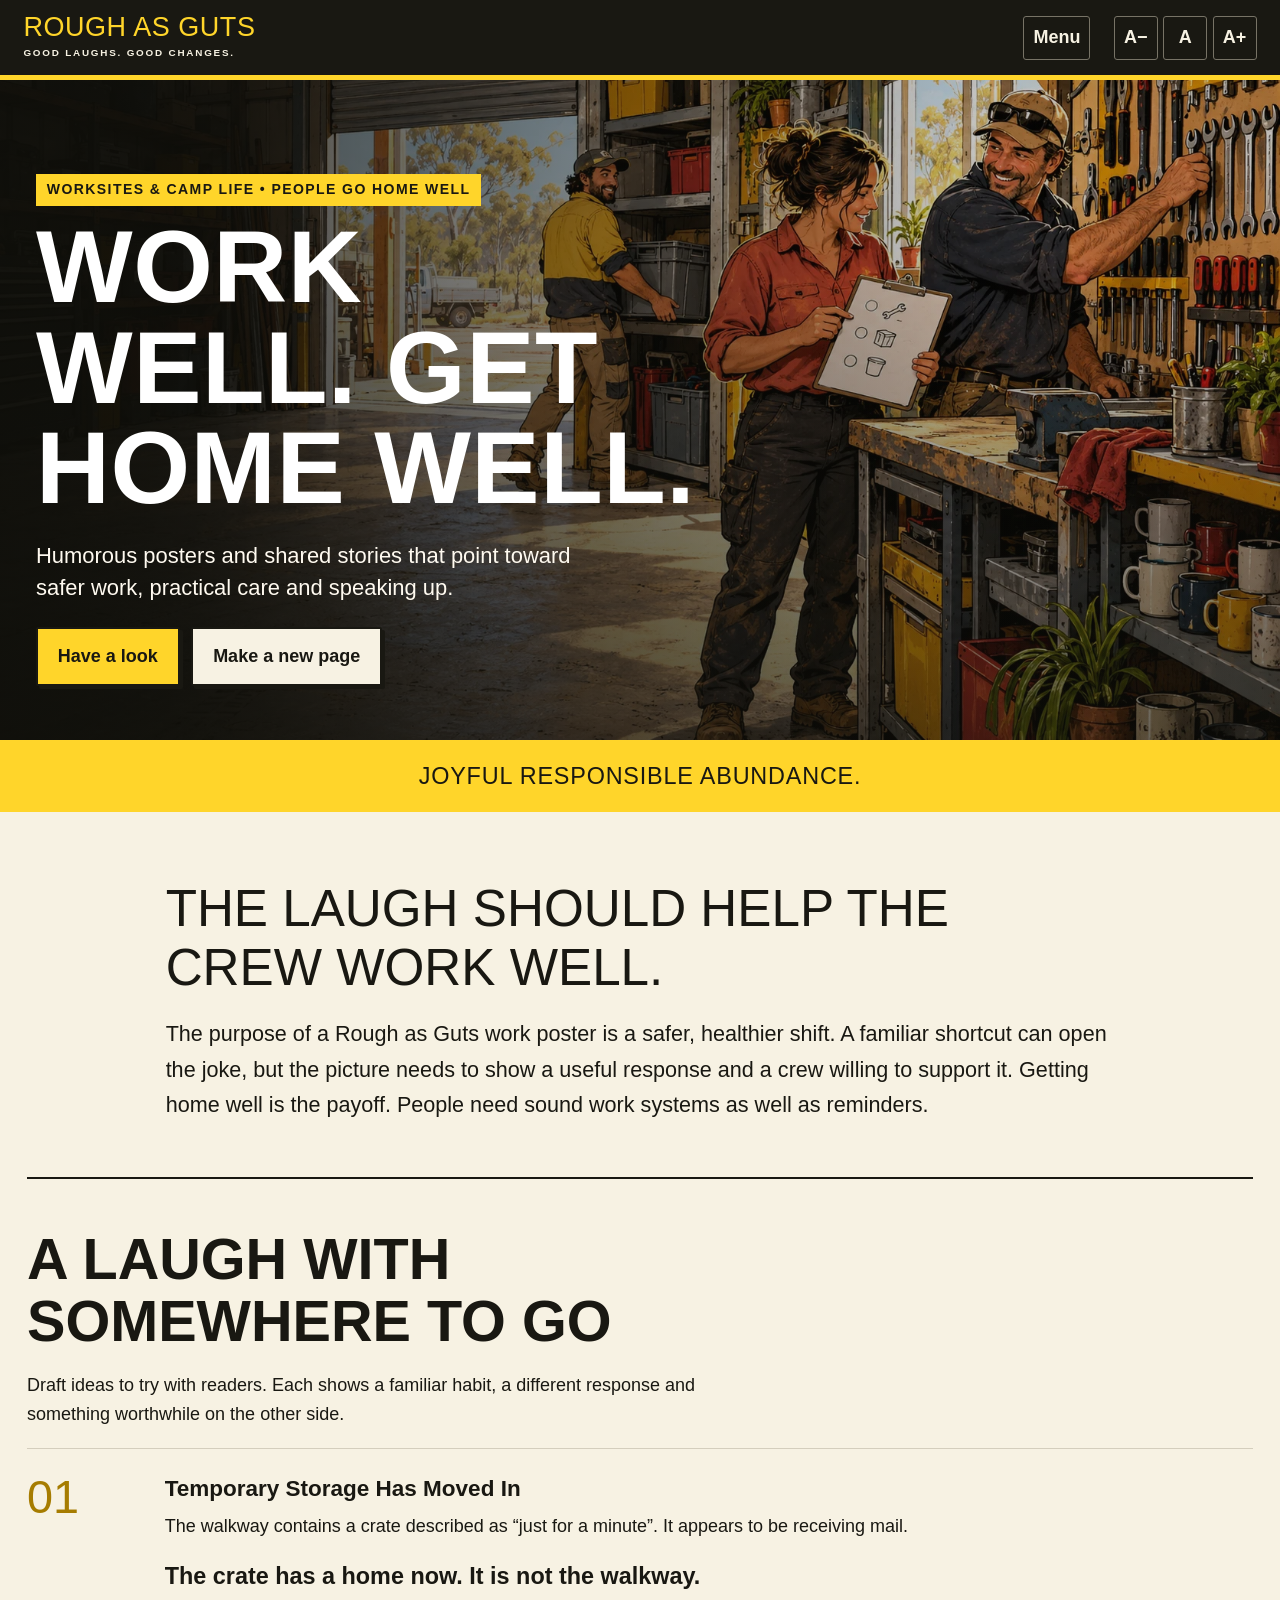
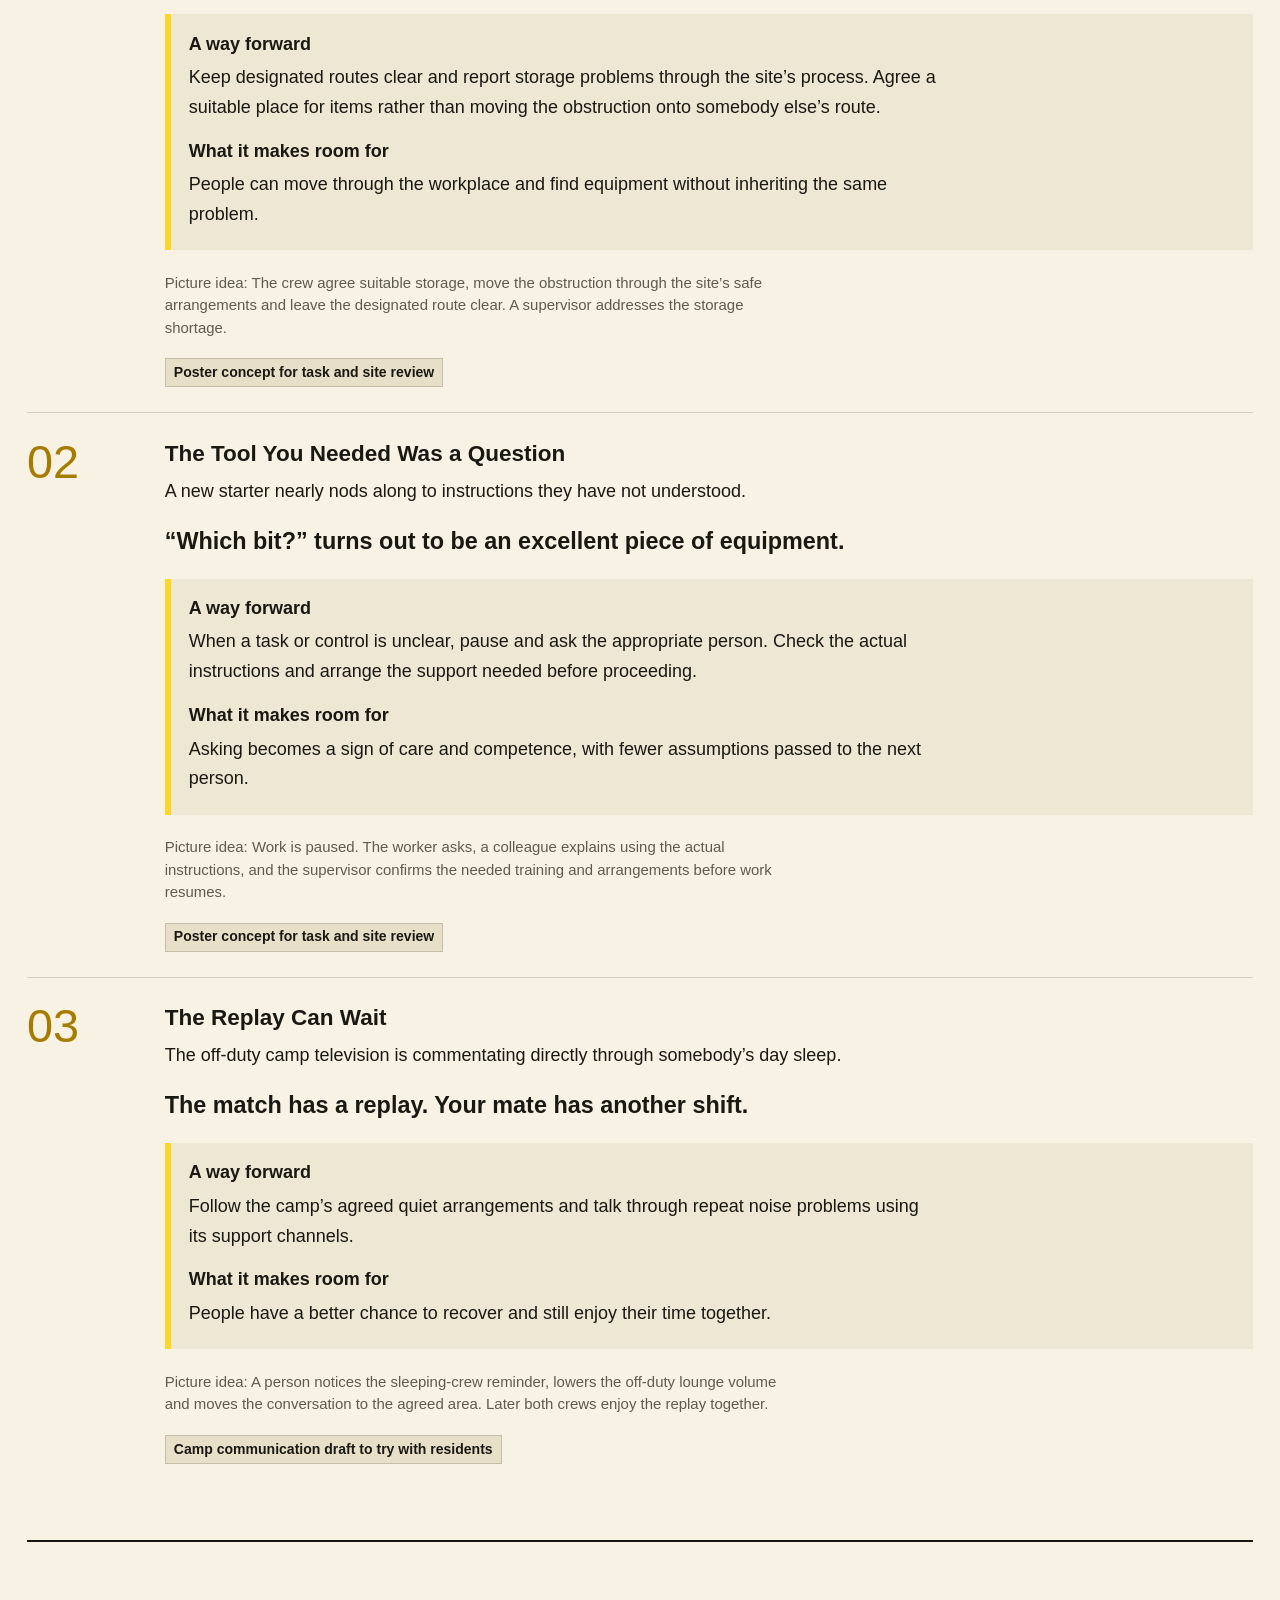
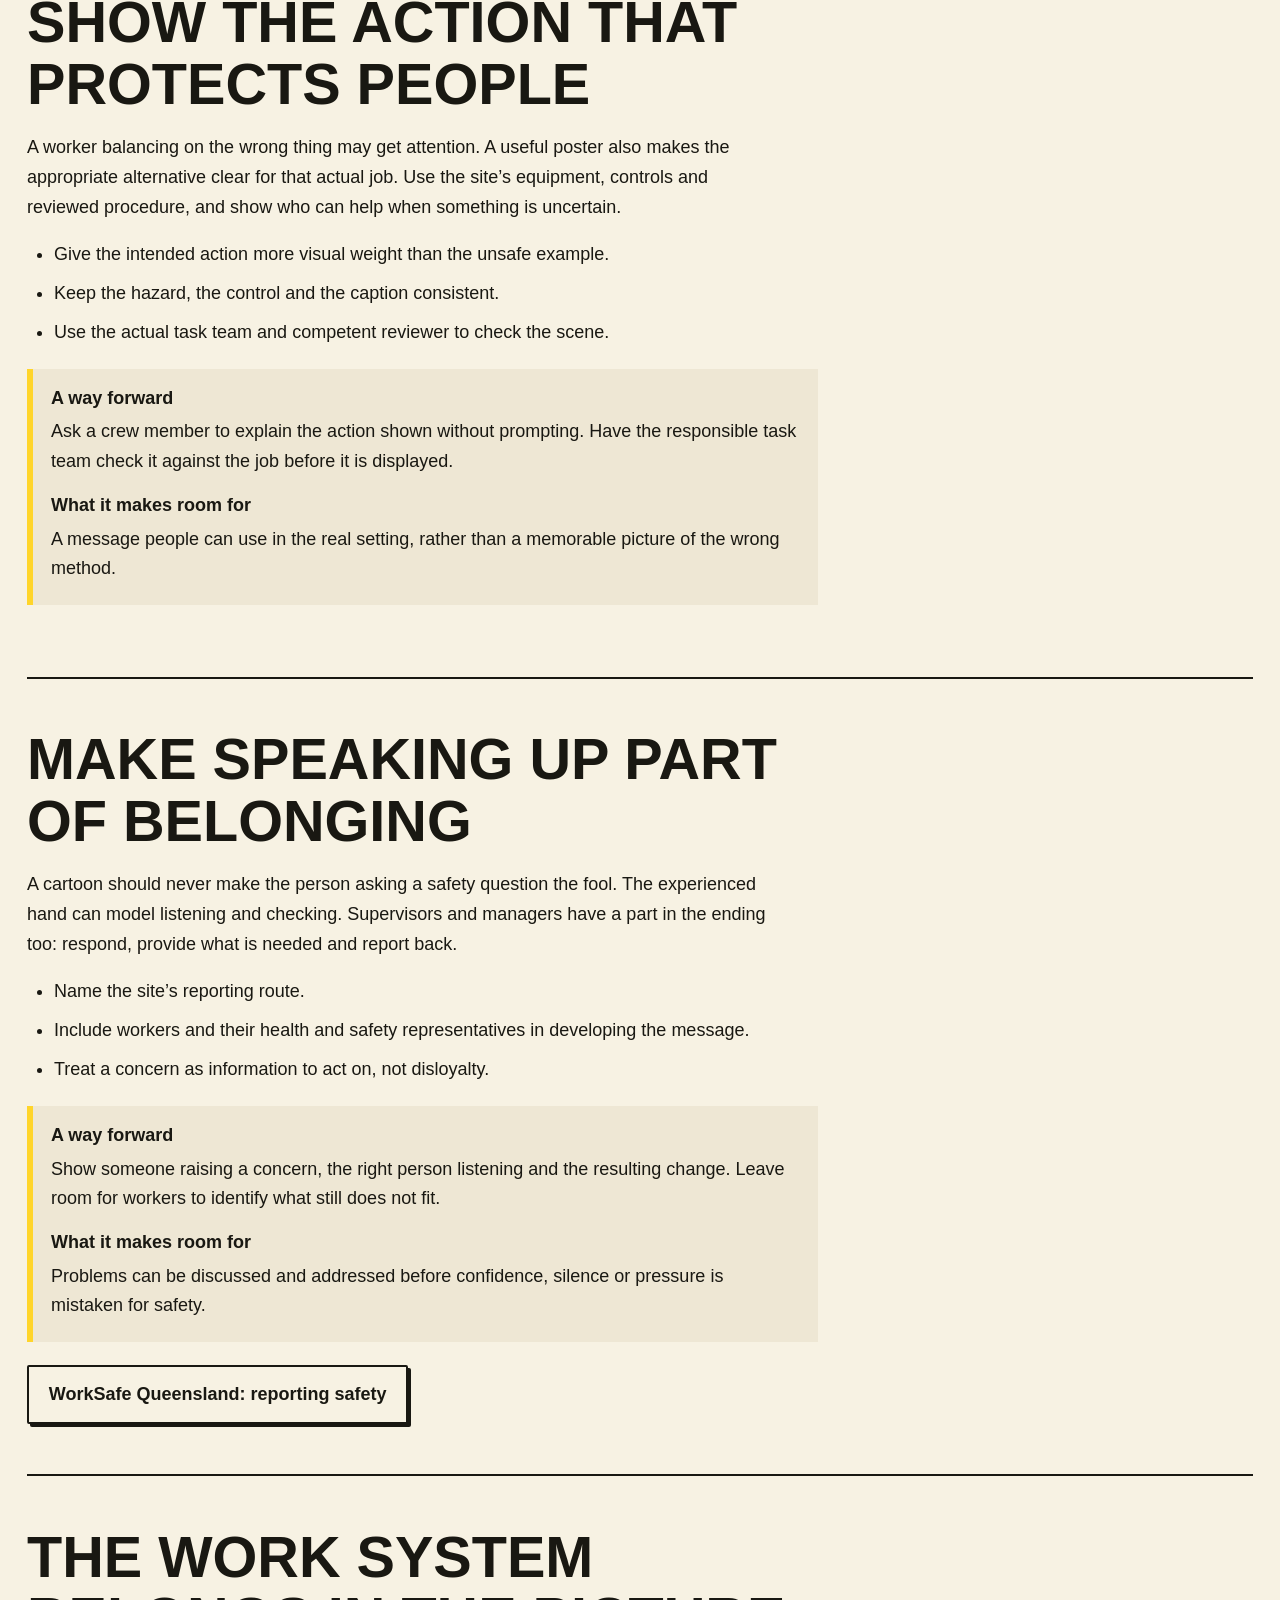
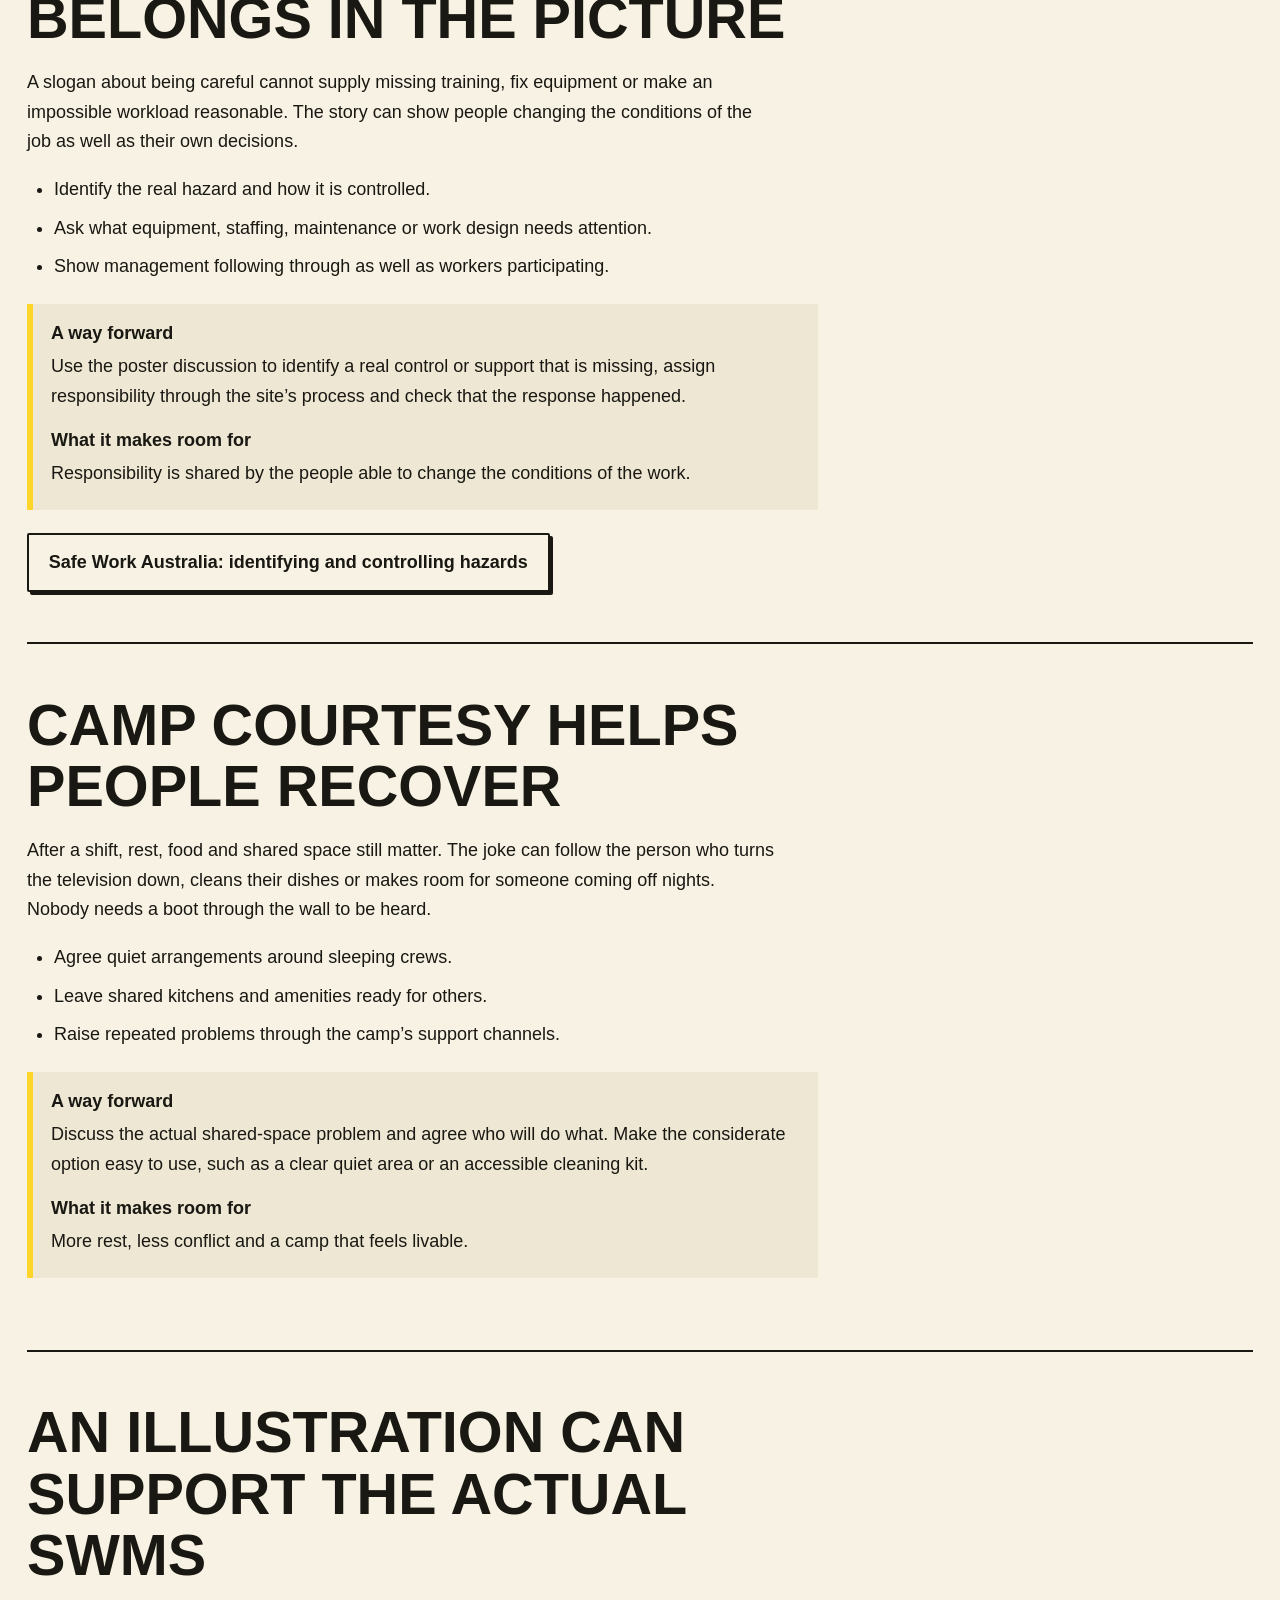
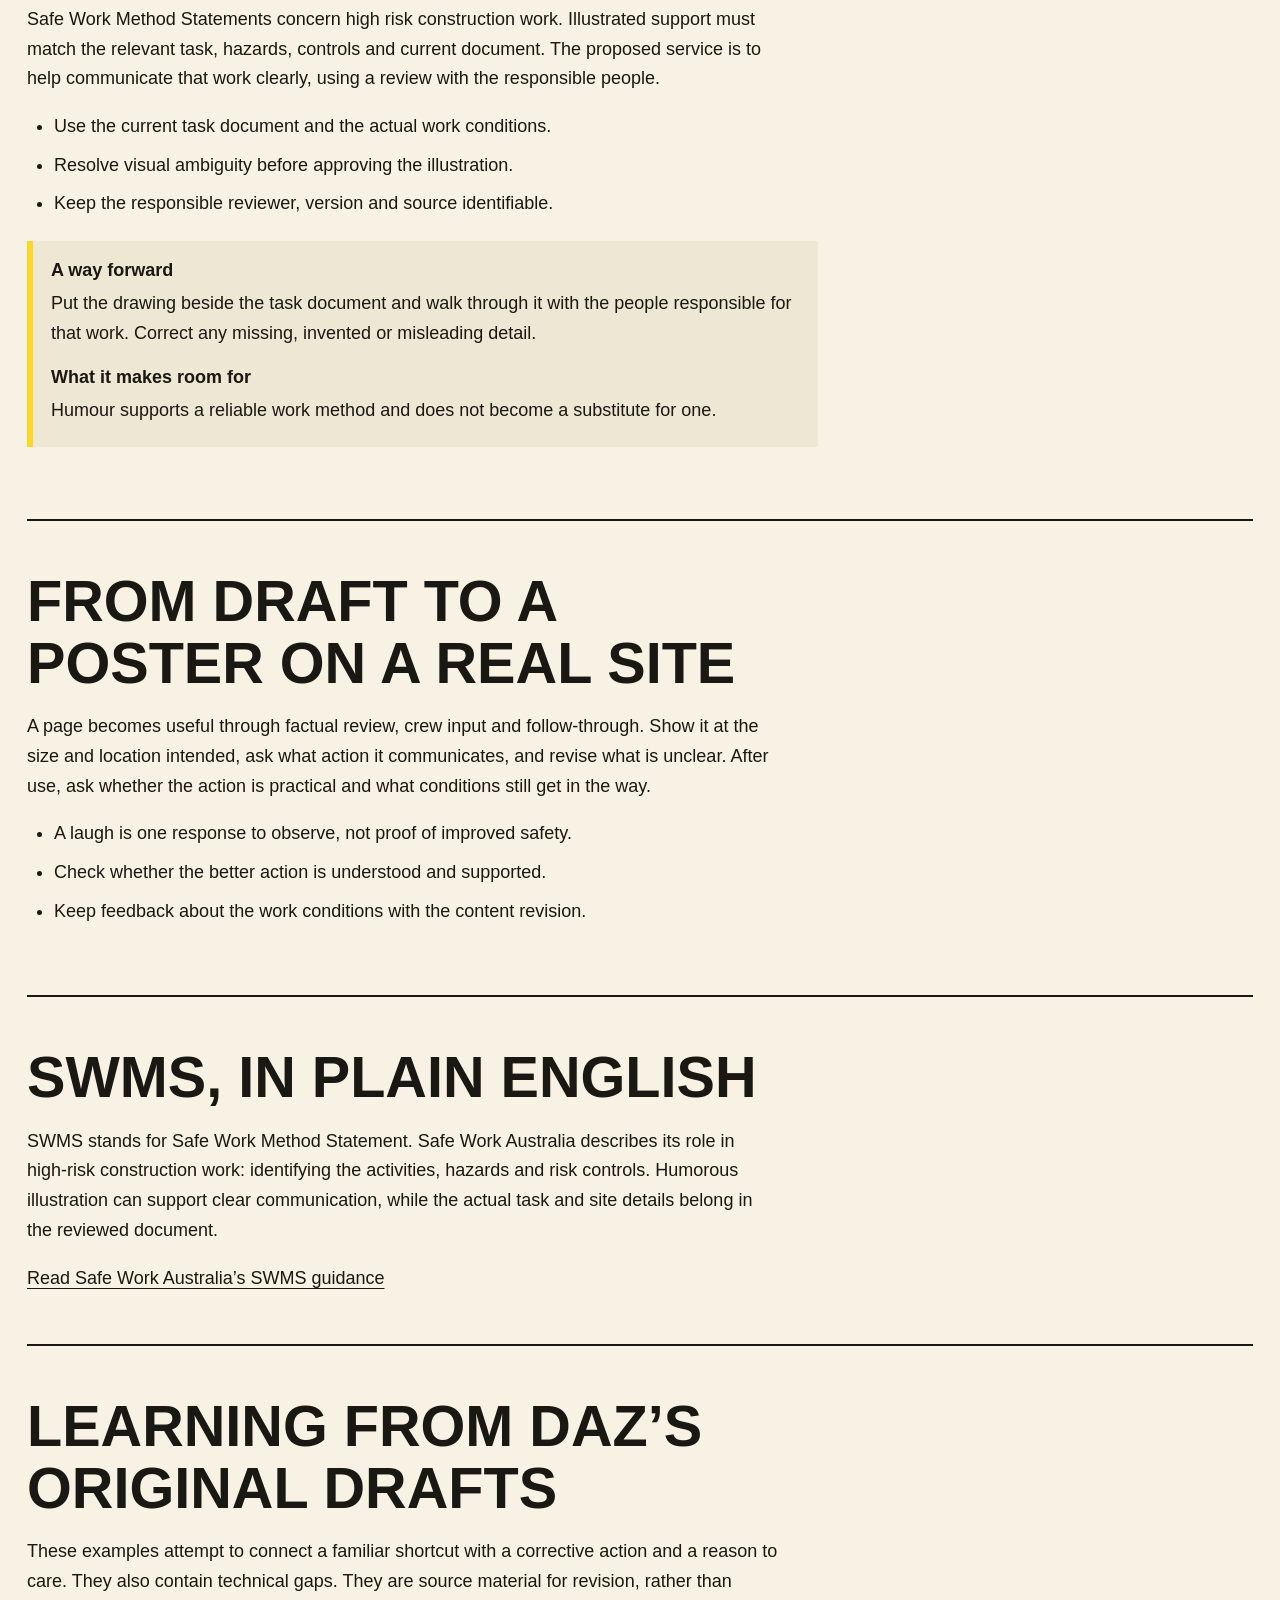
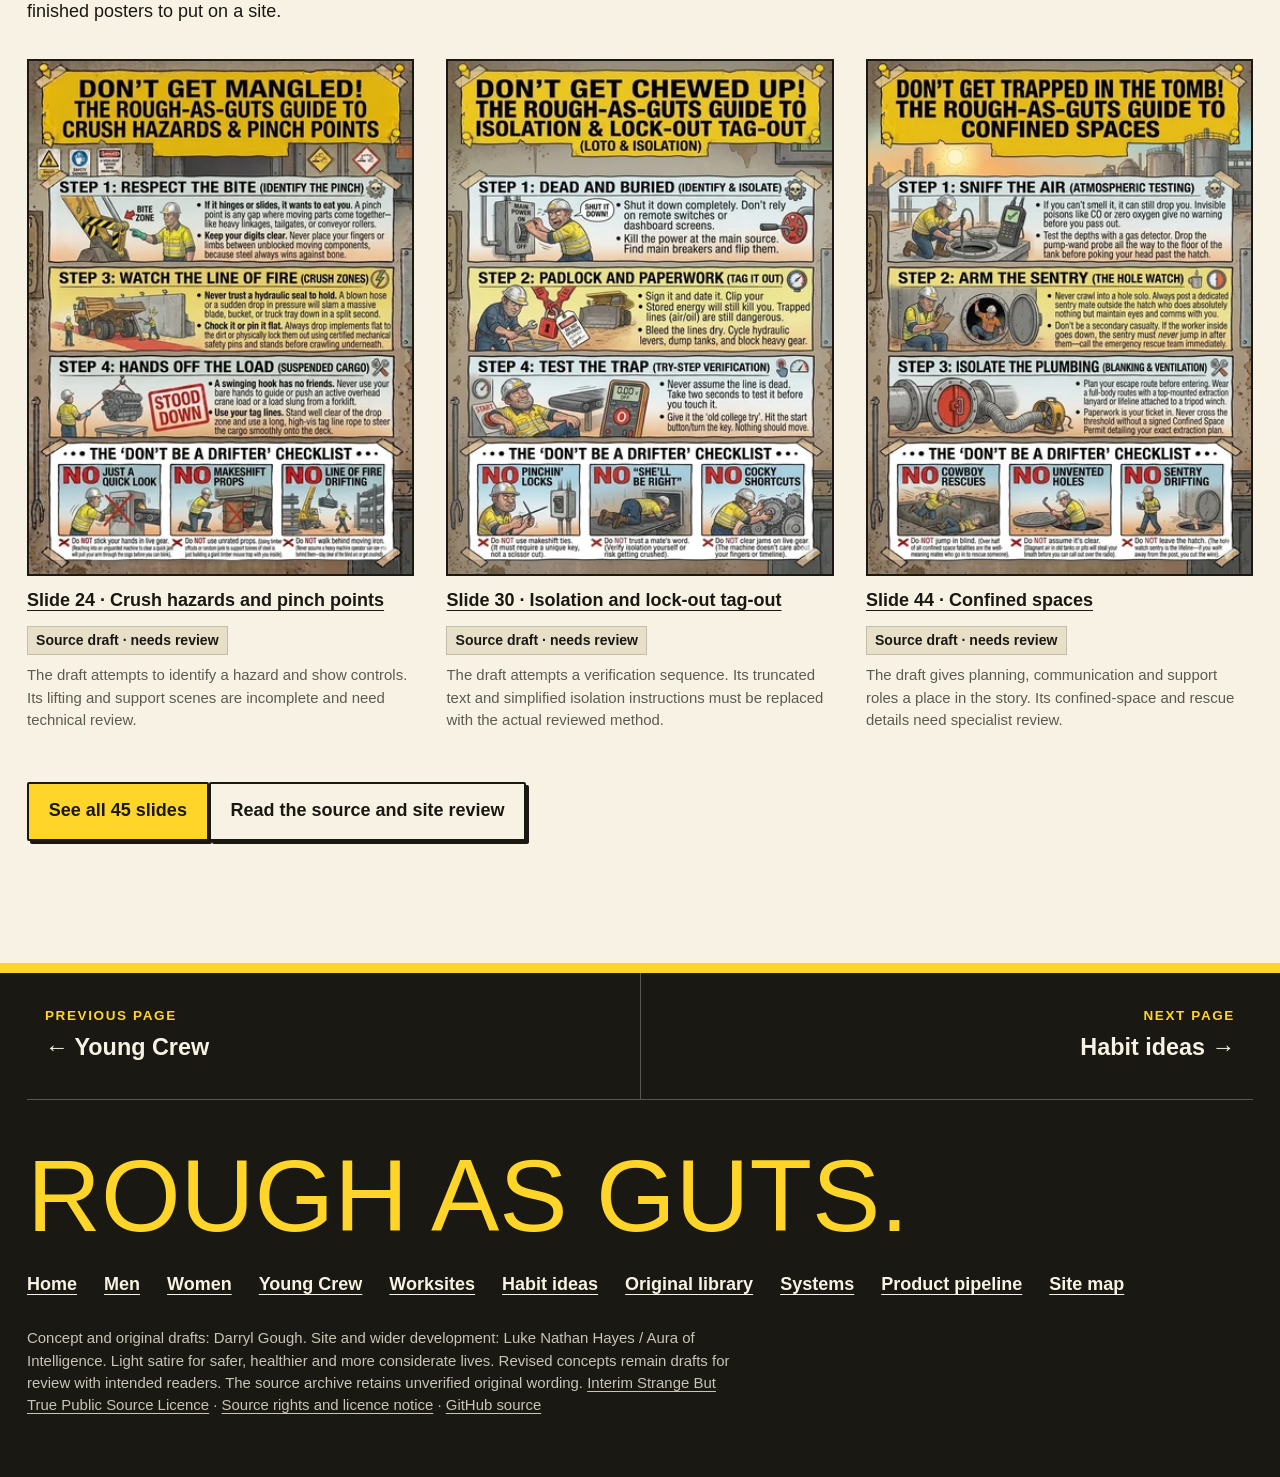
<file: workplace.html>
<!doctype html><html lang="en-AU"><head><meta charset="utf-8"><meta name="viewport" content="width=device-width,initial-scale=1"><title>Worksites · Rough as Guts</title><meta name="description" content="Humorous posters and shared stories that point toward safer work, practical care and speaking up."><meta name="theme-color" content="#ffd52a"><link rel="canonical" href="https://auraofintelligence.github.io/rough-as-guts/workplace.html"><link rel="icon" href="assets/favicon.svg" type="image/svg+xml"><link rel="stylesheet" href="styles.css?v=61c3d62bb7ed"><meta property="og:title" content="Worksites · Rough as Guts"><meta property="og:description" content="Humorous posters and shared stories that point toward safer work, practical care and speaking up."><meta property="og:type" content="website"><meta property="og:url" content="https://auraofintelligence.github.io/rough-as-guts/workplace.html"><meta property="og:image" content="https://auraofintelligence.github.io/rough-as-guts/assets/generated/hero-workplace-care-v2.webp"><meta name="twitter:card" content="summary_large_image"><script src="site.js?v=37b8d5759d20" defer></script></head><body data-page="workplace"><a class="skip-link" href="#main">Skip to content</a><header class="site-header"><a class="brand" href="index.html">ROUGH AS GUTS<small>GOOD LAUGHS. GOOD CHANGES.</small></a><button class="menu-toggle" aria-controls="main-nav" aria-expanded="false">Menu</button><nav id="main-nav" class="main-nav" aria-label="Main navigation"><a href="men.html">Men</a><a href="women.html">Women</a><a href="youth.html">Young Crew</a><a href="workplace.html" aria-current="page">Worksites</a><a href="habits.html">Habit ideas</a><a href="library.html">Original library</a><a href="systems.html">Systems</a><a href="pipeline.html">Product pipeline</a></nav><div class="read-tools" role="group" aria-label="Text size"><button id="text-smaller" aria-label="Smaller text">A−</button><button id="text-reset" aria-label="Reset text size">A</button><button id="text-larger" aria-label="Larger text">A+</button></div></header><main id="main"><section class="hero"><img class="hero-image" src="assets/generated/hero-workplace-care-v2.webp" alt="Three adults in an idle workshop put away hand tools, store a crate and check a pictorial list together beside a clear walking route." fetchpriority="high" width="1536" height="1024"><div class="hero-copy"><span class="eyebrow">WORKSITES &amp; CAMP LIFE • PEOPLE GO HOME WELL</span><h1>Work well. Get home well.</h1><p class="lead">Humorous posters and shared stories that point toward safer work, practical care and speaking up.</p><div class="hero-actions"><a href="#inside" class="button">Have a look</a><a href="systems.html" class="button secondary">Make a new page</a></div></div></section><div class="shout-strip">Joyful responsible abundance.</div><div class="container intro reading" id="inside"><p class="big-quote">The laugh should help the crew work well.</p><p>The purpose of a Rough as Guts work poster is a safer, healthier shift. A familiar shortcut can open the joke, but the picture needs to show a useful response and a crew willing to support it. Getting home well is the payoff. People need sound work systems as well as reminders.</p></div><section class="section container" id="sample-gags"><h2>A laugh with somewhere to go</h2><p>Draft ideas to try with readers. Each shows a familiar habit, a different response and something worthwhile on the other side.</p><article class="gag"><span class="number">01</span><div><h3>Temporary Storage Has Moved In</h3><p>The walkway contains a crate described as “just for a minute”. It appears to be receiving mail.</p><p class="punchline">The crate has a home now. It is not the walkway.</p><div class="change-path"><h4>A way forward</h4><p>Keep designated routes clear and report storage problems through the site’s process. Agree a suitable place for items rather than moving the obstruction onto somebody else’s route.</p><h4>What it makes room for</h4><p>People can move through the workplace and find equipment without inheriting the same problem.</p></div><p class="caption">Picture idea: The crew agree suitable storage, move the obstruction through the site’s safe arrangements and leave the designated route clear. A supervisor addresses the storage shortage.</p><span class="tag">Poster concept for task and site review</span></div></article><article class="gag"><span class="number">02</span><div><h3>The Tool You Needed Was a Question</h3><p>A new starter nearly nods along to instructions they have not understood.</p><p class="punchline">“Which bit?” turns out to be an excellent piece of equipment.</p><div class="change-path"><h4>A way forward</h4><p>When a task or control is unclear, pause and ask the appropriate person. Check the actual instructions and arrange the support needed before proceeding.</p><h4>What it makes room for</h4><p>Asking becomes a sign of care and competence, with fewer assumptions passed to the next person.</p></div><p class="caption">Picture idea: Work is paused. The worker asks, a colleague explains using the actual instructions, and the supervisor confirms the needed training and arrangements before work resumes.</p><span class="tag">Poster concept for task and site review</span></div></article><article class="gag"><span class="number">03</span><div><h3>The Replay Can Wait</h3><p>The off-duty camp television is commentating directly through somebody’s day sleep.</p><p class="punchline">The match has a replay. Your mate has another shift.</p><div class="change-path"><h4>A way forward</h4><p>Follow the camp’s agreed quiet arrangements and talk through repeat noise problems using its support channels.</p><h4>What it makes room for</h4><p>People have a better chance to recover and still enjoy their time together.</p></div><p class="caption">Picture idea: A person notices the sleeping-crew reminder, lowers the off-duty lounge volume and moves the conversation to the agreed area. Later both crews enjoy the replay together.</p><span class="tag">Camp communication draft to try with residents</span></div></article></section><section class="section container"><div class="reading"><h2>Show the action that protects people</h2><p>A worker balancing on the wrong thing may get attention. A useful poster also makes the appropriate alternative clear for that actual job. Use the site’s equipment, controls and reviewed procedure, and show who can help when something is uncertain.</p><ul><li>Give the intended action more visual weight than the unsafe example.</li><li>Keep the hazard, the control and the caption consistent.</li><li>Use the actual task team and competent reviewer to check the scene.</li></ul><div class="change-path"><h4>A way forward</h4><p>Ask a crew member to explain the action shown without prompting. Have the responsible task team check it against the job before it is displayed.</p><h4>What it makes room for</h4><p>A message people can use in the real setting, rather than a memorable picture of the wrong method.</p></div></div></section><section class="section container"><div class="reading"><h2>Make speaking up part of belonging</h2><p>A cartoon should never make the person asking a safety question the fool. The experienced hand can model listening and checking. Supervisors and managers have a part in the ending too: respond, provide what is needed and report back.</p><ul><li>Name the site’s reporting route.</li><li>Include workers and their health and safety representatives in developing the message.</li><li>Treat a concern as information to act on, not disloyalty.</li></ul><div class="change-path"><h4>A way forward</h4><p>Show someone raising a concern, the right person listening and the resulting change. Leave room for workers to identify what still does not fit.</p><h4>What it makes room for</h4><p>Problems can be discussed and addressed before confidence, silence or pressure is mistaken for safety.</p></div><div class="hero-actions"><a href="https://www.worksafe.qld.gov.au/safety-and-prevention/creating-safe-work/reporting-safety" class="button secondary">WorkSafe Queensland: reporting safety</a></div></div></section><section class="section container"><div class="reading"><h2>The work system belongs in the picture</h2><p>A slogan about being careful cannot supply missing training, fix equipment or make an impossible workload reasonable. The story can show people changing the conditions of the job as well as their own decisions.</p><ul><li>Identify the real hazard and how it is controlled.</li><li>Ask what equipment, staffing, maintenance or work design needs attention.</li><li>Show management following through as well as workers participating.</li></ul><div class="change-path"><h4>A way forward</h4><p>Use the poster discussion to identify a real control or support that is missing, assign responsibility through the site’s process and check that the response happened.</p><h4>What it makes room for</h4><p>Responsibility is shared by the people able to change the conditions of the work.</p></div><div class="hero-actions"><a href="https://www.safeworkaustralia.gov.au/safety-topic/managing-health-and-safety/identify-assess-and-control-hazards" class="button secondary">Safe Work Australia: identifying and controlling hazards</a></div></div></section><section class="section container"><div class="reading"><h2>Camp courtesy helps people recover</h2><p>After a shift, rest, food and shared space still matter. The joke can follow the person who turns the television down, cleans their dishes or makes room for someone coming off nights. Nobody needs a boot through the wall to be heard.</p><ul><li>Agree quiet arrangements around sleeping crews.</li><li>Leave shared kitchens and amenities ready for others.</li><li>Raise repeated problems through the camp’s support channels.</li></ul><div class="change-path"><h4>A way forward</h4><p>Discuss the actual shared-space problem and agree who will do what. Make the considerate option easy to use, such as a clear quiet area or an accessible cleaning kit.</p><h4>What it makes room for</h4><p>More rest, less conflict and a camp that feels livable.</p></div></div></section><section class="section container"><div class="reading"><h2>An illustration can support the actual SWMS</h2><p>Safe Work Method Statements concern high risk construction work. Illustrated support must match the relevant task, hazards, controls and current document. The proposed service is to help communicate that work clearly, using a review with the responsible people.</p><ul><li>Use the current task document and the actual work conditions.</li><li>Resolve visual ambiguity before approving the illustration.</li><li>Keep the responsible reviewer, version and source identifiable.</li></ul><div class="change-path"><h4>A way forward</h4><p>Put the drawing beside the task document and walk through it with the people responsible for that work. Correct any missing, invented or misleading detail.</p><h4>What it makes room for</h4><p>Humour supports a reliable work method and does not become a substitute for one.</p></div></div></section><section class="section container"><div class="reading"><h2>From draft to a poster on a real site</h2><p>A page becomes useful through factual review, crew input and follow-through. Show it at the size and location intended, ask what action it communicates, and revise what is unclear. After use, ask whether the action is practical and what conditions still get in the way.</p><ul><li>A laugh is one response to observe, not proof of improved safety.</li><li>Check whether the better action is understood and supported.</li><li>Keep feedback about the work conditions with the content revision.</li></ul></div></section><section class="section container"><h2>SWMS, in plain English</h2><p>SWMS stands for Safe Work Method Statement. Safe Work Australia describes its role in high-risk construction work: identifying the activities, hazards and risk controls. Humorous illustration can support clear communication, while the actual task and site details belong in the reviewed document.</p><a href="https://www.safeworkaustralia.gov.au/duties-tool/construction/hazards-information/high-risk-construction-work-requiring-swms" class="">Read Safe Work Australia’s SWMS guidance</a></section><section class="section container"><h2>Learning from Daz’s original drafts</h2><p>These examples attempt to connect a familiar shortcut with a corrective action and a reason to care. They also contain technical gaps. They are source material for revision, rather than finished posters to put on a site.</p><div class="poster-row"><figure><a href="library.html#slide-24"><img src="assets/thumbnails/slide-24.webp" loading="lazy" alt="Original draft: Crush hazards and pinch points" width="358" height="480"><figcaption>Slide 24 · Crush hazards and pinch points</figcaption></a><span class="tag">Source draft · needs review</span><p class="caption">The draft attempts to identify a hazard and show controls. Its lifting and support scenes are incomplete and need technical review.</p></figure><figure><a href="library.html#slide-30"><img src="assets/thumbnails/slide-30.webp" loading="lazy" alt="Original draft: Isolation and lock-out tag-out" width="358" height="480"><figcaption>Slide 30 · Isolation and lock-out tag-out</figcaption></a><span class="tag">Source draft · needs review</span><p class="caption">The draft attempts a verification sequence. Its truncated text and simplified isolation instructions must be replaced with the actual reviewed method.</p></figure><figure><a href="library.html#slide-44"><img src="assets/thumbnails/slide-44.webp" loading="lazy" alt="Original draft: Confined spaces" width="358" height="480"><figcaption>Slide 44 · Confined spaces</figcaption></a><span class="tag">Source draft · needs review</span><p class="caption">The draft gives planning, communication and support roles a place in the story. Its confined-space and rescue details need specialist review.</p></figure></div><a href="library.html" class="button">See all 45 slides</a><a href="docs/editorial-review-2026-10-28.md" class="button secondary">Read the source and site review</a></section></main><footer class="site-footer"><div class="container page-turner"><a href="youth.html"><span>Previous page</span>← Young Crew</a><a href="habits.html"><span>Next page</span>Habit ideas →</a></div><div class="container footer-main"><p class="footer-brand">Rough as guts.</p><nav class="footer-nav" aria-label="Footer navigation"><a href="index.html" class="">Home</a><a href="men.html" class="">Men</a><a href="women.html" class="">Women</a><a href="youth.html" class="">Young Crew</a><a href="workplace.html" class="">Worksites</a><a href="habits.html" class="">Habit ideas</a><a href="library.html" class="">Original library</a><a href="systems.html" class="">Systems</a><a href="pipeline.html" class="">Product pipeline</a><a href="sitemap.html" class="">Site map</a></nav><p class="footer-note">Concept and original drafts: Darryl Gough. Site and wider development: Luke Nathan Hayes / Aura of Intelligence. Light satire for safer, healthier and more considerate lives. Revised concepts remain drafts for review with intended readers. The source archive retains unverified original wording. <a href="LICENCE.md">Interim Strange But True Public Source Licence</a> · <a href="LICENCE-NOTICE.md">Source rights and licence notice</a> · <a href="https://github.com/auraofintelligence/rough-as-guts">GitHub source</a></p></div></footer><button class="back-top" id="back-top" aria-label="Back to top" hidden>↑ Top</button><dialog class="poster-dialog" id="poster-dialog" aria-labelledby="poster-dialog-title"><div class="dialog-bar"><span class="dialog-title" id="poster-dialog-title">Source poster</span><button id="poster-zoom-out" aria-label="Zoom out">−</button><button id="poster-zoom-in" aria-label="Zoom in">+</button><button id="poster-close">Close</button></div><div class="dialog-body"><img id="dialog-poster" alt=""></div></dialog></body></html>
</file>
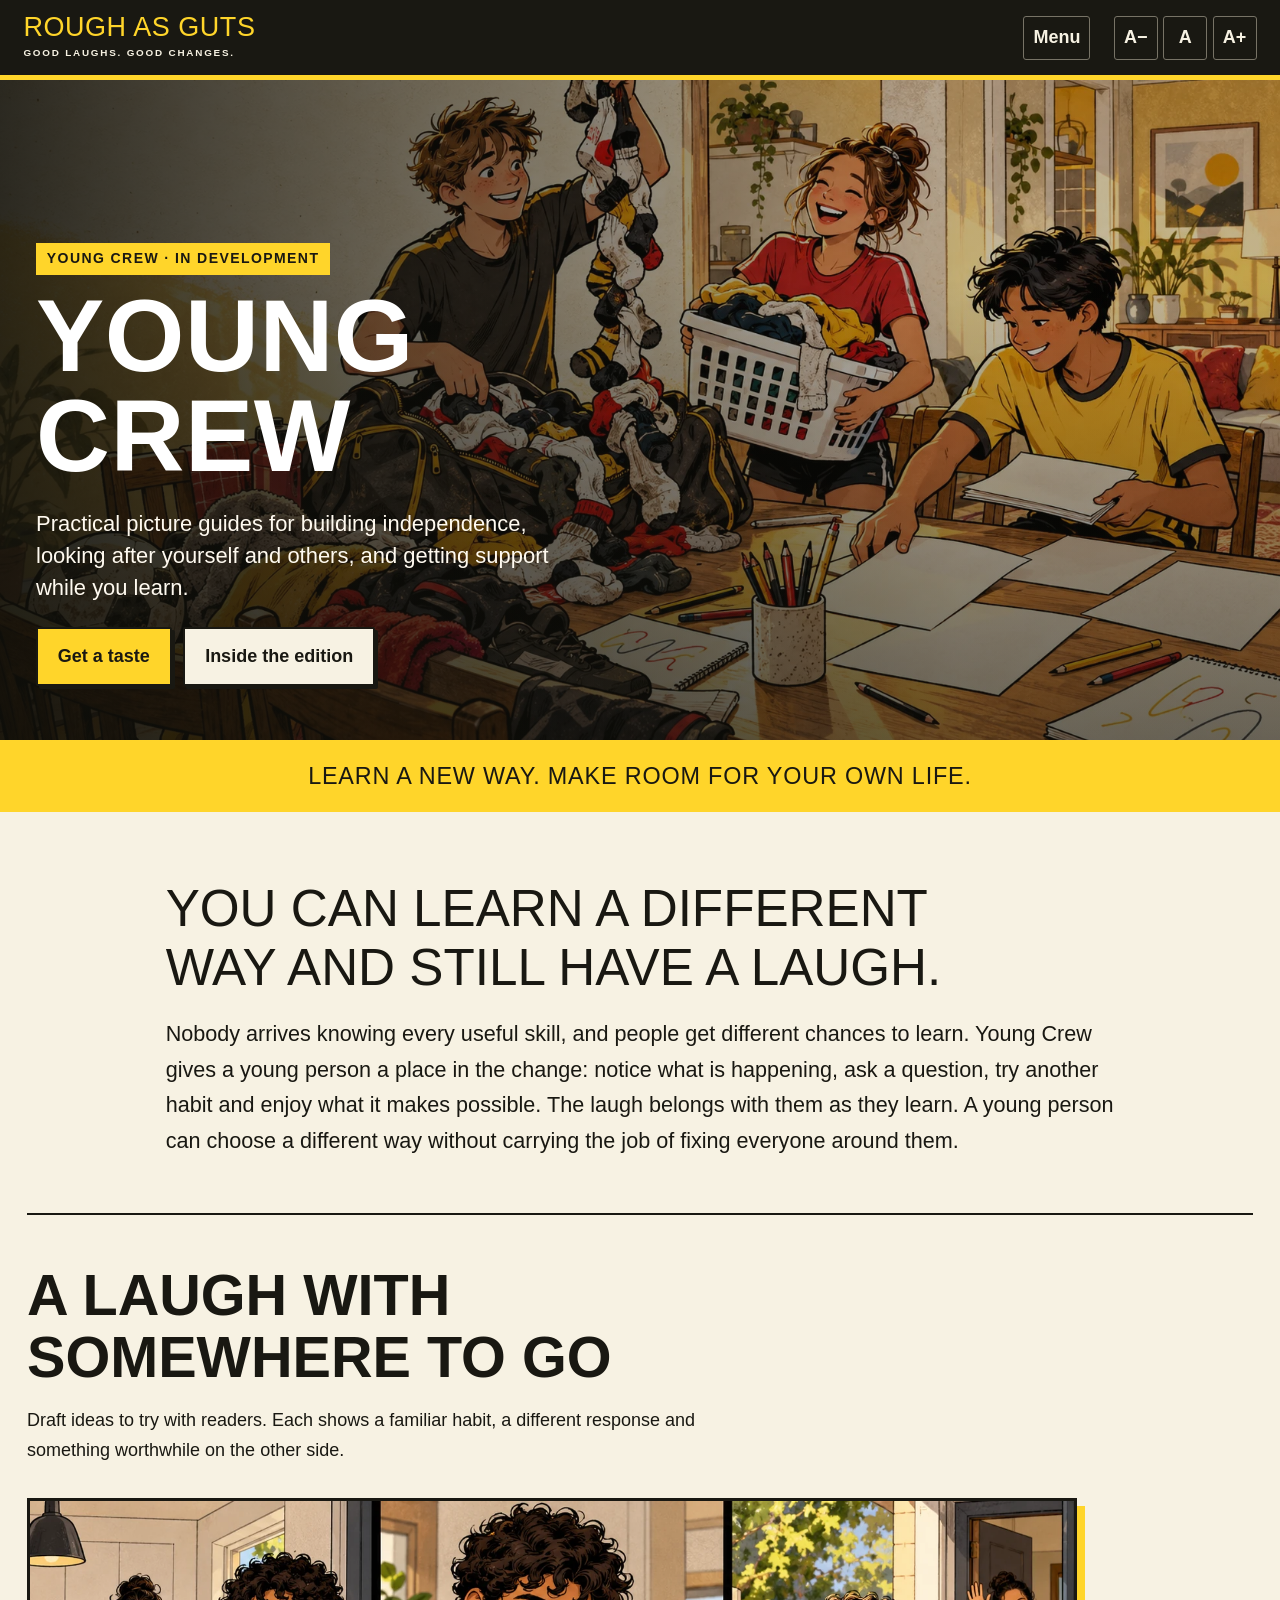
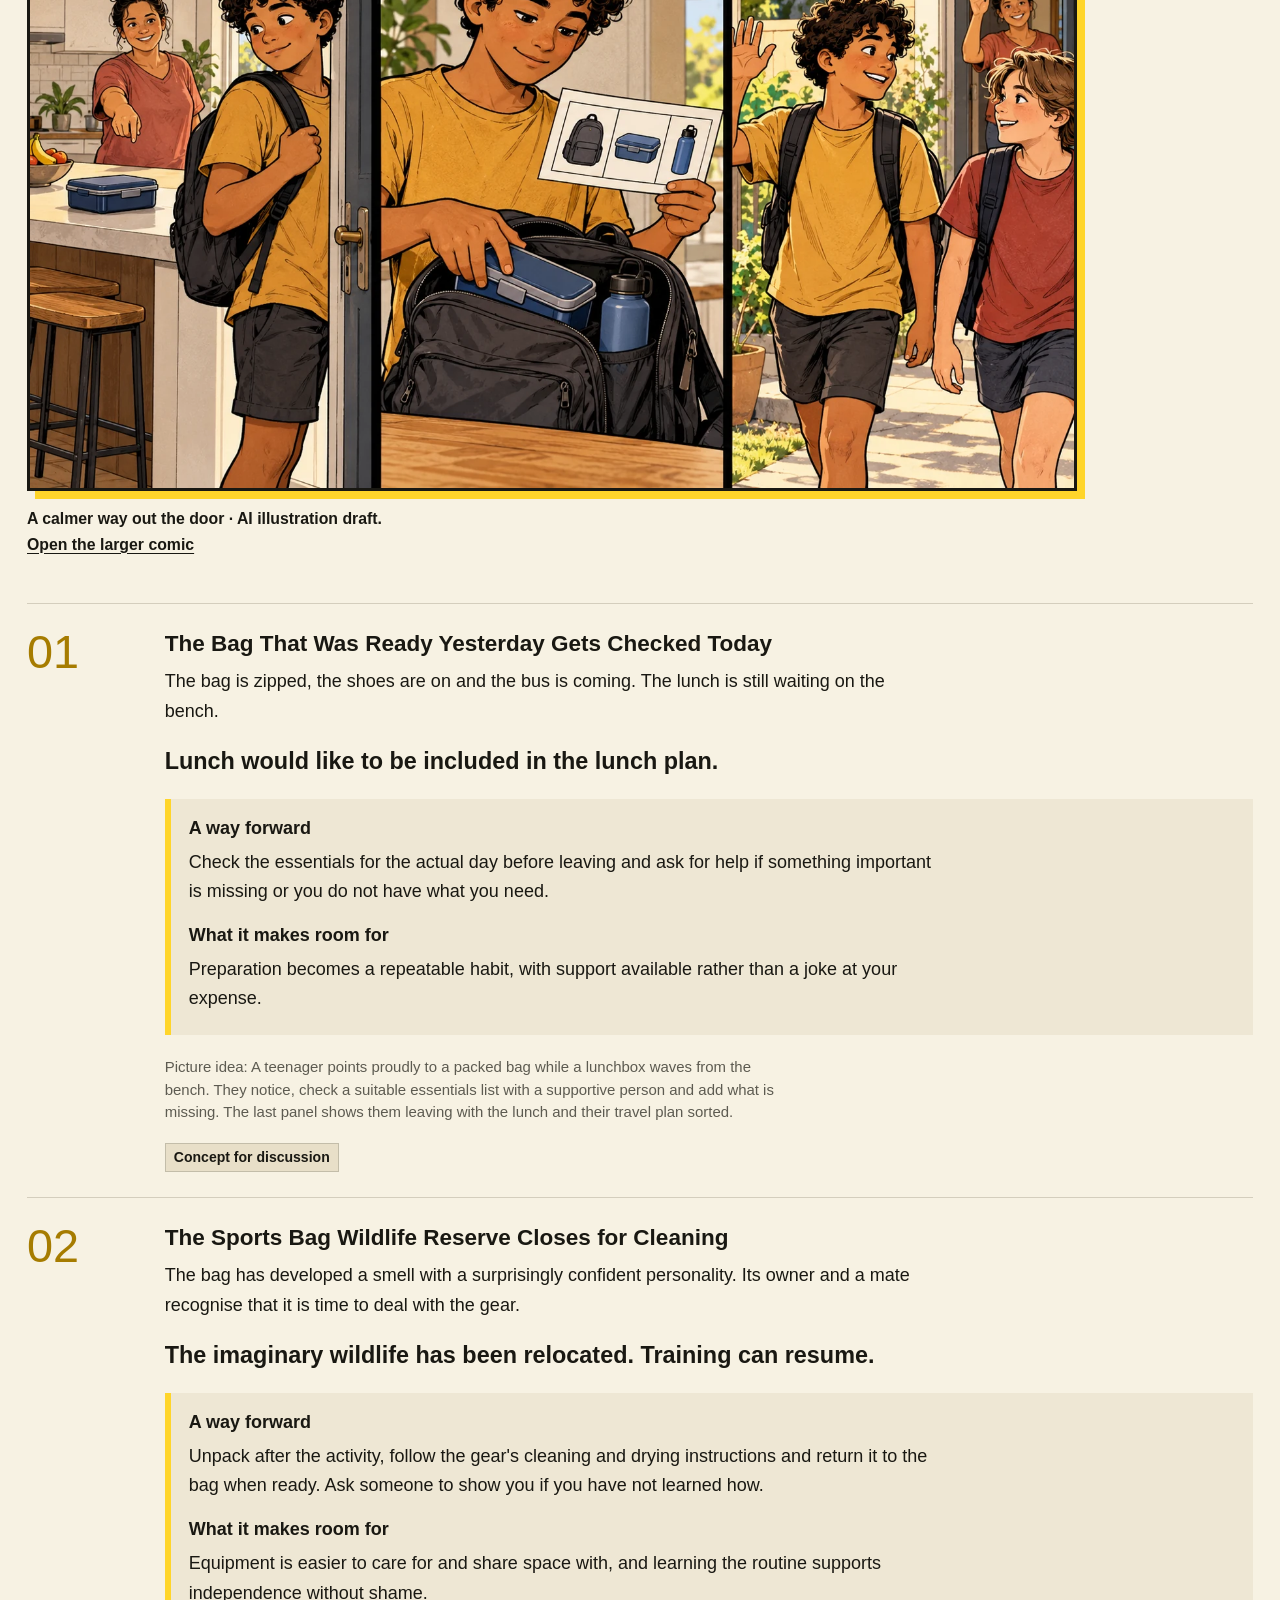
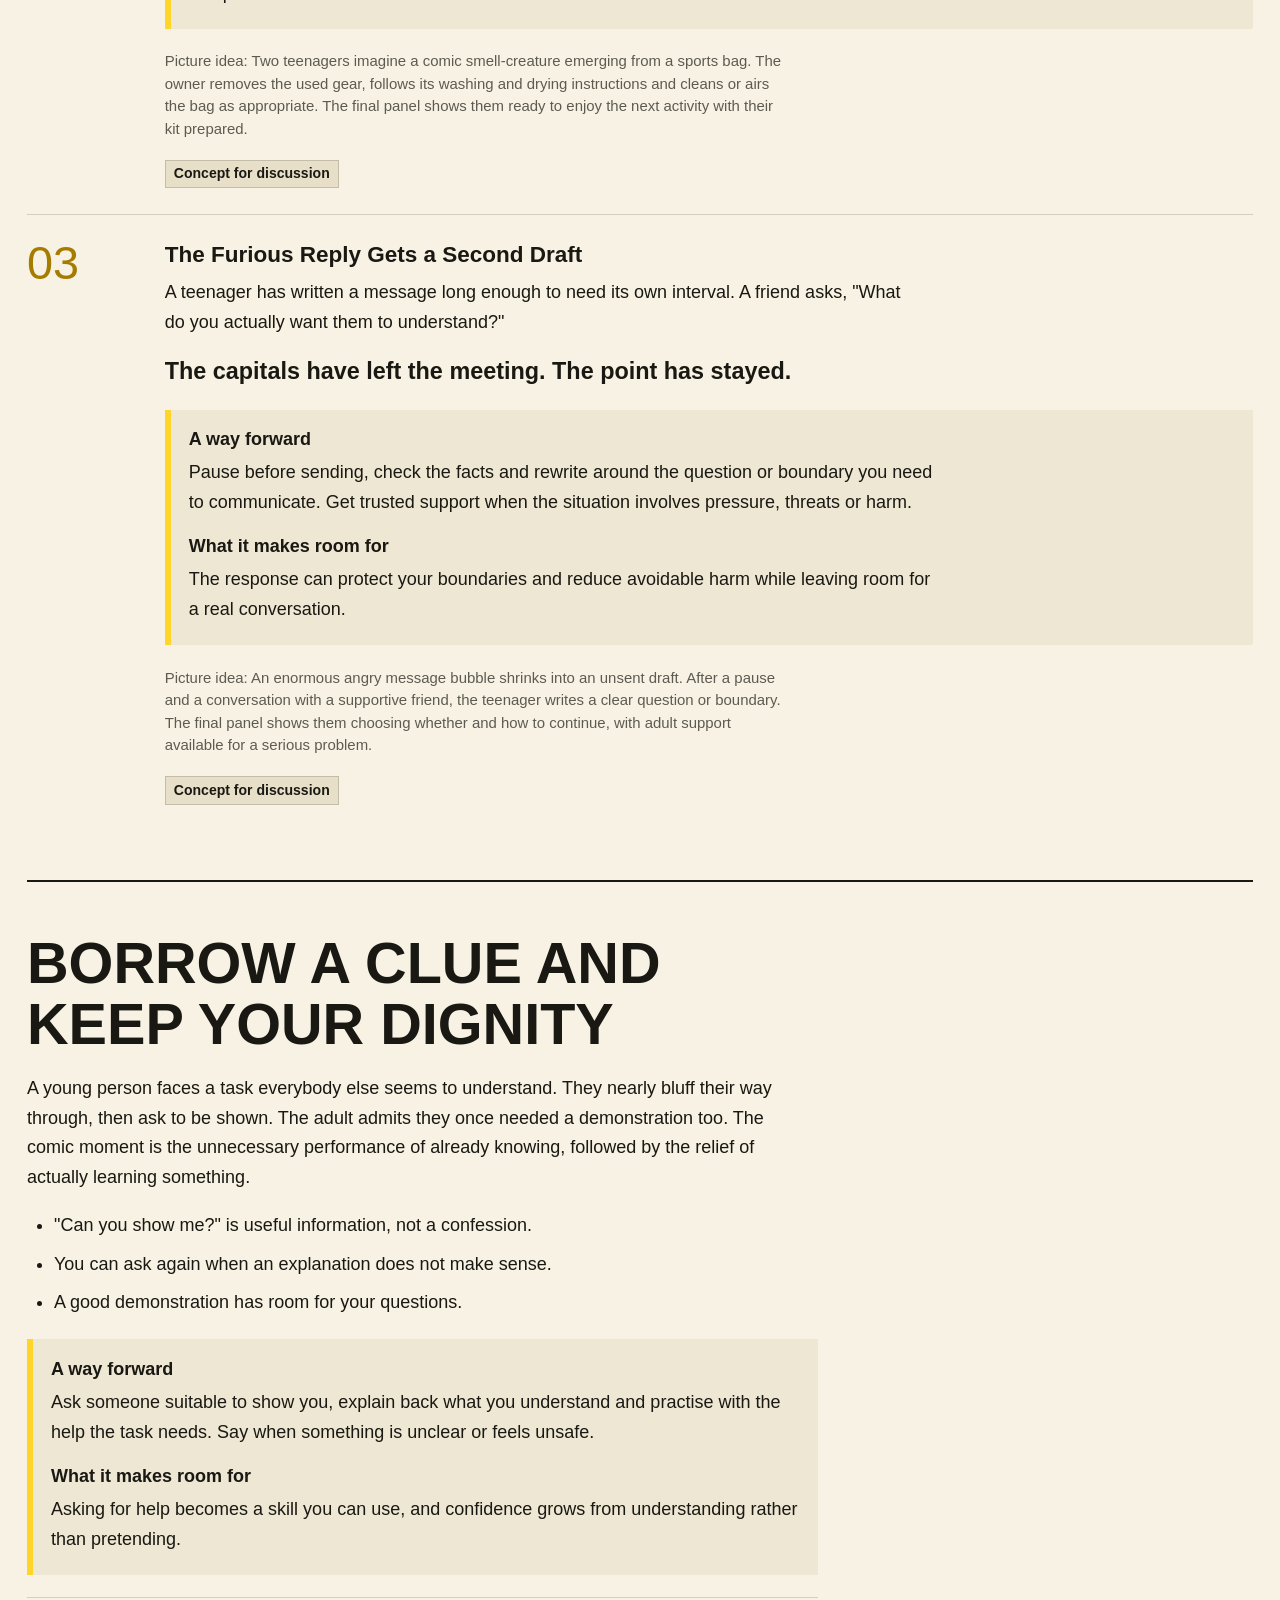
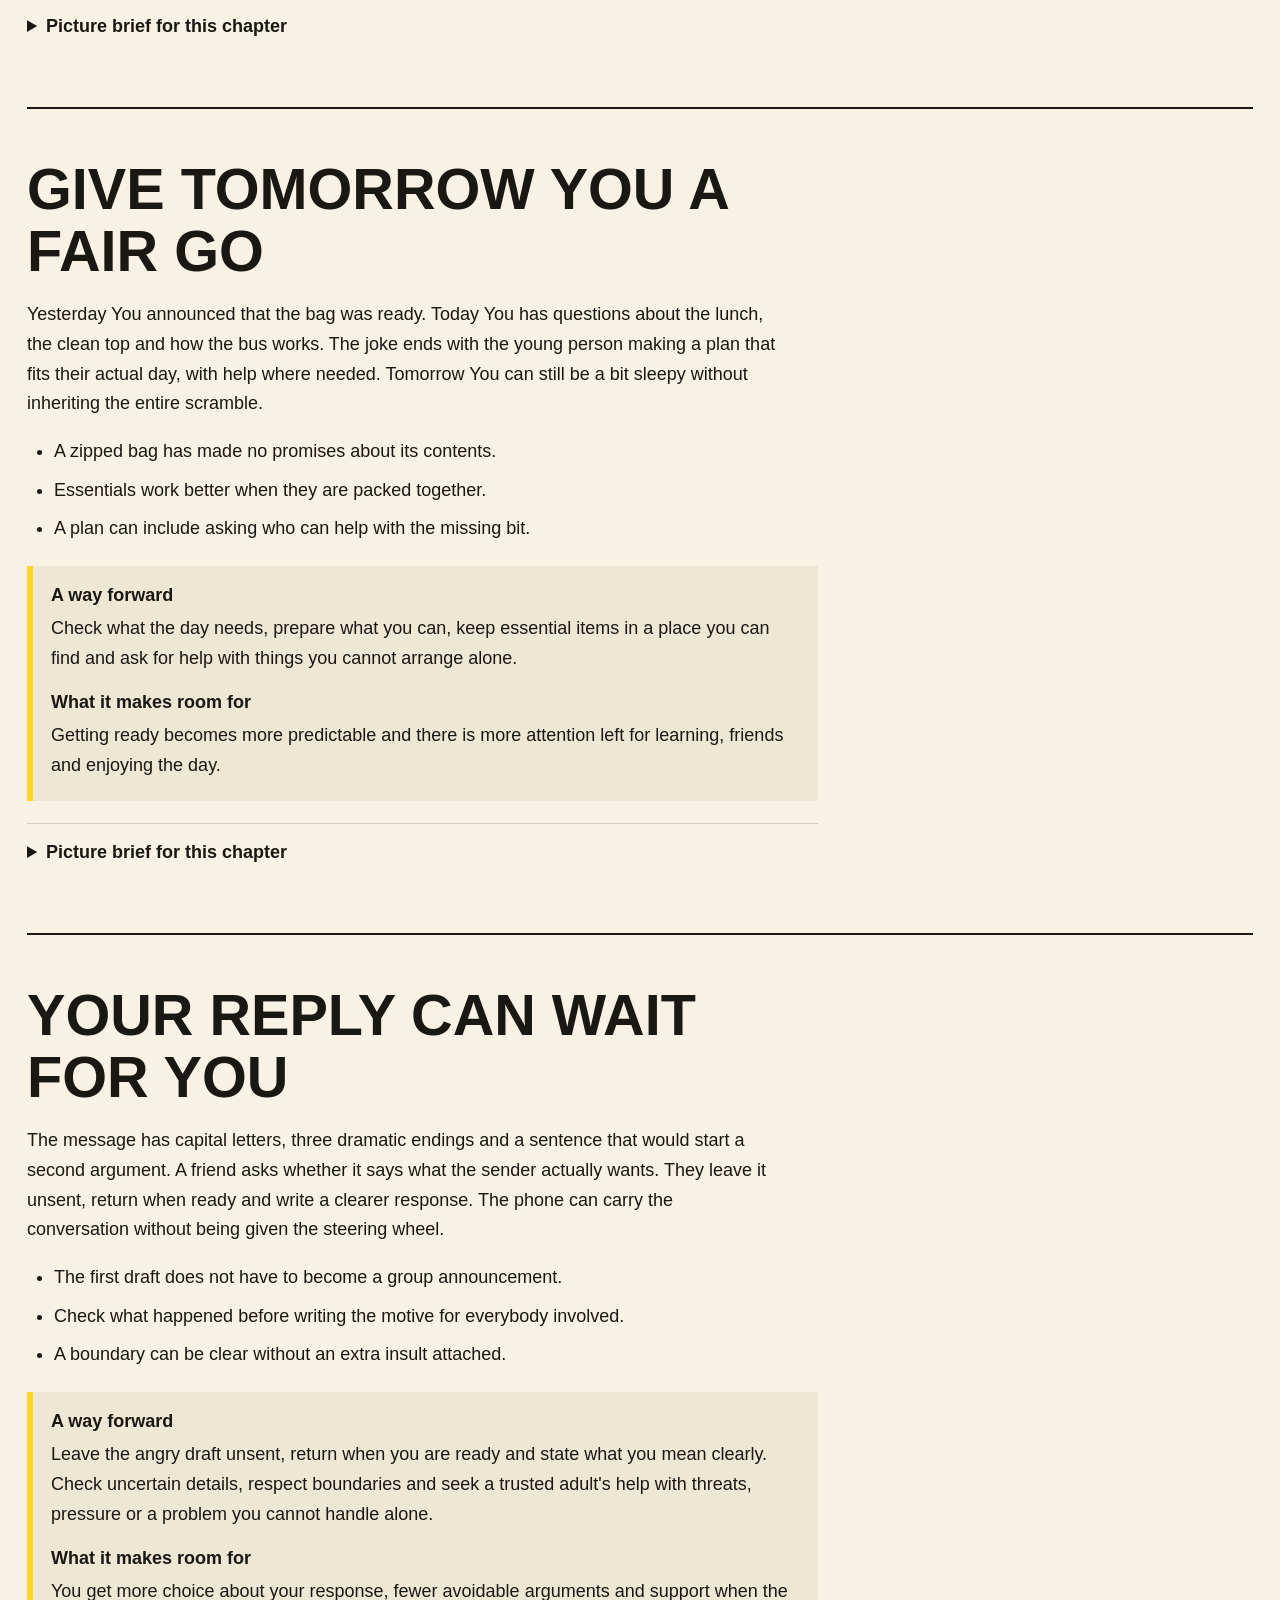
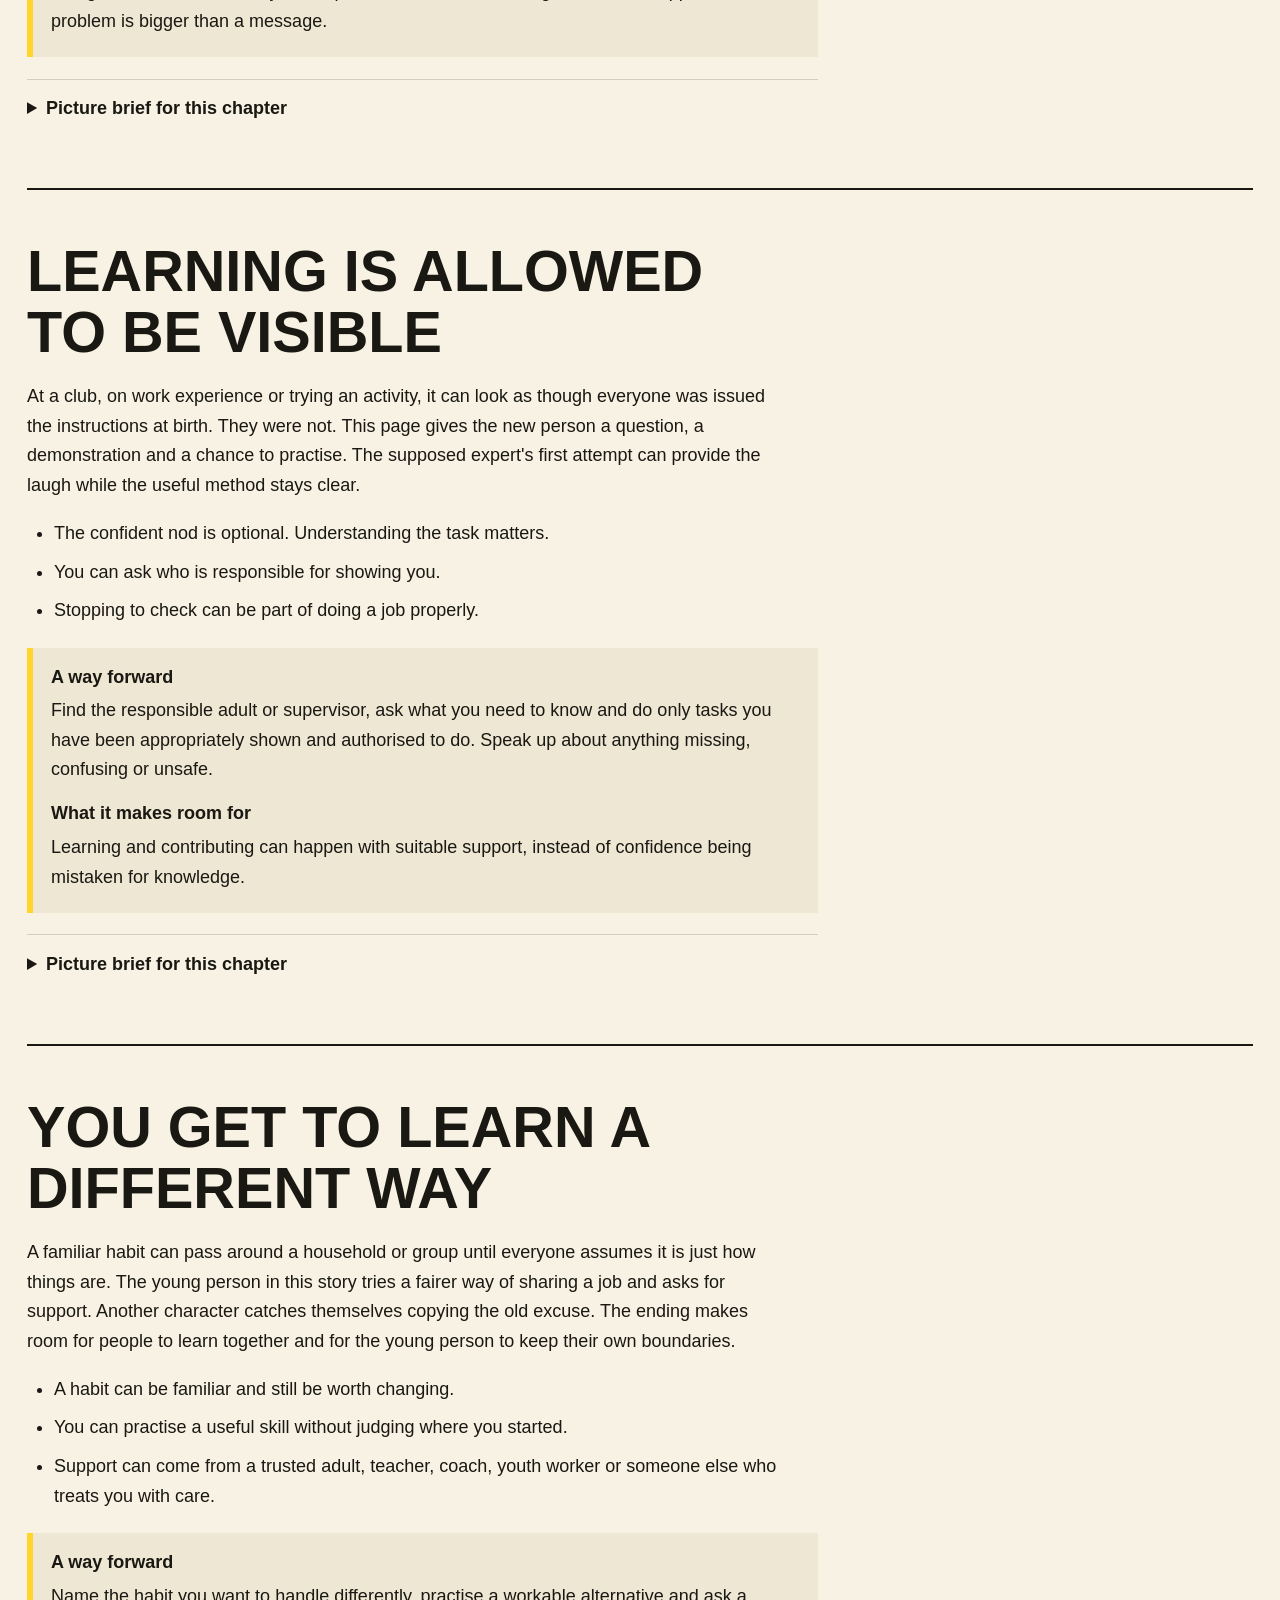
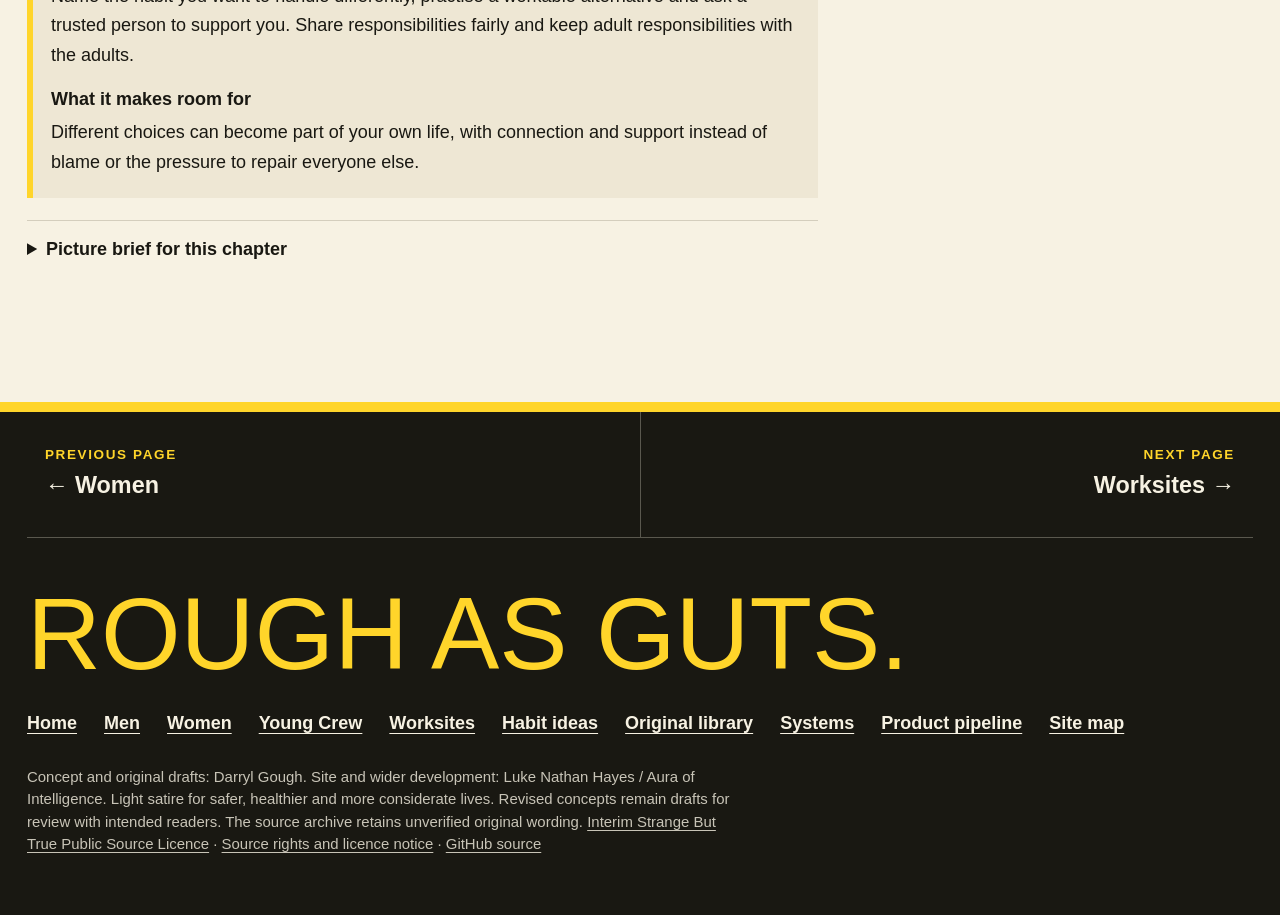
<file: youth.html>
<!doctype html><html lang="en-AU"><head><meta charset="utf-8"><meta name="viewport" content="width=device-width,initial-scale=1"><title>Young Crew · Rough as Guts</title><meta name="description" content="Practical picture guides for building independence, looking after yourself and others, and getting support while you learn."><meta name="theme-color" content="#ffd52a"><link rel="canonical" href="https://auraofintelligence.github.io/rough-as-guts/youth.html"><link rel="icon" href="assets/favicon.svg" type="image/svg+xml"><link rel="stylesheet" href="styles.css?v=61c3d62bb7ed"><meta property="og:title" content="Young Crew · Rough as Guts"><meta property="og:description" content="Practical picture guides for building independence, looking after yourself and others, and getting support while you learn."><meta property="og:type" content="website"><meta property="og:url" content="https://auraofintelligence.github.io/rough-as-guts/youth.html"><meta property="og:image" content="https://auraofintelligence.github.io/rough-as-guts/assets/generated/hero-youth.webp"><meta name="twitter:card" content="summary_large_image"><script src="site.js?v=37b8d5759d20" defer></script></head><body data-page="youth"><a class="skip-link" href="#main">Skip to content</a><header class="site-header"><a class="brand" href="index.html">ROUGH AS GUTS<small>GOOD LAUGHS. GOOD CHANGES.</small></a><button class="menu-toggle" aria-controls="main-nav" aria-expanded="false">Menu</button><nav id="main-nav" class="main-nav" aria-label="Main navigation"><a href="men.html">Men</a><a href="women.html">Women</a><a href="youth.html" aria-current="page">Young Crew</a><a href="workplace.html">Worksites</a><a href="habits.html">Habit ideas</a><a href="library.html">Original library</a><a href="systems.html">Systems</a><a href="pipeline.html">Product pipeline</a></nav><div class="read-tools" role="group" aria-label="Text size"><button id="text-smaller" aria-label="Smaller text">A−</button><button id="text-reset" aria-label="Reset text size">A</button><button id="text-larger" aria-label="Larger text">A+</button></div></header><main id="main"><section class="hero"><img class="hero-image" src="assets/generated/hero-youth.webp" alt="A varied group of fictional teenagers help one another prepare for the day, clean up their shared activity and practise an unfamiliar task with a supportive adult." fetchpriority="high" width="1536" height="1024"><div class="hero-copy"><span class="eyebrow">YOUNG CREW · IN DEVELOPMENT</span><h1>Young crew</h1><p class="lead">Practical picture guides for building independence, looking after yourself and others, and getting support while you learn.</p><div class="hero-actions"><a href="#sample-gags" class="button">Get a taste</a><a href="#chapters" class="button secondary">Inside the edition</a></div></div></section><div class="shout-strip">Learn a new way. Make room for your own life.</div><div class="container intro reading" id="inside"><p class="big-quote">You can learn a different way and still have a laugh.</p><p>Nobody arrives knowing every useful skill, and people get different chances to learn. Young Crew gives a young person a place in the change: notice what is happening, ask a question, try another habit and enjoy what it makes possible. The laugh belongs with them as they learn. A young person can choose a different way without carrying the job of fixing everyone around them.</p></div><section class="section container" id="sample-gags"><h2>A laugh with somewhere to go</h2><p>Draft ideas to try with readers. Each shows a familiar habit, a different response and something worthwhile on the other side.</p><figure class="concept-figure"><a href="assets/generated/concept-youth-care-v2.webp"><img src="assets/generated/concept-youth-care-v2.webp" alt="A teen notices the forgotten lunch, packs it using picture reminders and leaves relaxed with a friend." loading="lazy" width="1600" height="900"></a><figcaption>A calmer way out the door · AI illustration draft. <a href="assets/generated/concept-youth-care-v2.webp" class="">Open the larger comic</a></figcaption></figure><article class="gag"><span class="number">01</span><div><h3>The Bag That Was Ready Yesterday Gets Checked Today</h3><p>The bag is zipped, the shoes are on and the bus is coming. The lunch is still waiting on the bench.</p><p class="punchline">Lunch would like to be included in the lunch plan.</p><div class="change-path"><h4>A way forward</h4><p>Check the essentials for the actual day before leaving and ask for help if something important is missing or you do not have what you need.</p><h4>What it makes room for</h4><p>Preparation becomes a repeatable habit, with support available rather than a joke at your expense.</p></div><p class="caption">Picture idea: A teenager points proudly to a packed bag while a lunchbox waves from the bench. They notice, check a suitable essentials list with a supportive person and add what is missing. The last panel shows them leaving with the lunch and their travel plan sorted.</p><span class="tag">Concept for discussion</span></div></article><article class="gag"><span class="number">02</span><div><h3>The Sports Bag Wildlife Reserve Closes for Cleaning</h3><p>The bag has developed a smell with a surprisingly confident personality. Its owner and a mate recognise that it is time to deal with the gear.</p><p class="punchline">The imaginary wildlife has been relocated. Training can resume.</p><div class="change-path"><h4>A way forward</h4><p>Unpack after the activity, follow the gear&#x27;s cleaning and drying instructions and return it to the bag when ready. Ask someone to show you if you have not learned how.</p><h4>What it makes room for</h4><p>Equipment is easier to care for and share space with, and learning the routine supports independence without shame.</p></div><p class="caption">Picture idea: Two teenagers imagine a comic smell-creature emerging from a sports bag. The owner removes the used gear, follows its washing and drying instructions and cleans or airs the bag as appropriate. The final panel shows them ready to enjoy the next activity with their kit prepared.</p><span class="tag">Concept for discussion</span></div></article><article class="gag"><span class="number">03</span><div><h3>The Furious Reply Gets a Second Draft</h3><p>A teenager has written a message long enough to need its own interval. A friend asks, &quot;What do you actually want them to understand?&quot;</p><p class="punchline">The capitals have left the meeting. The point has stayed.</p><div class="change-path"><h4>A way forward</h4><p>Pause before sending, check the facts and rewrite around the question or boundary you need to communicate. Get trusted support when the situation involves pressure, threats or harm.</p><h4>What it makes room for</h4><p>The response can protect your boundaries and reduce avoidable harm while leaving room for a real conversation.</p></div><p class="caption">Picture idea: An enormous angry message bubble shrinks into an unsent draft. After a pause and a conversation with a supportive friend, the teenager writes a clear question or boundary. The final panel shows them choosing whether and how to continue, with adult support available for a serious problem.</p><span class="tag">Concept for discussion</span></div></article></section><section class="section container" id="chapters"><div class="reading"><h2>Borrow a Clue and Keep Your Dignity</h2><p>A young person faces a task everybody else seems to understand. They nearly bluff their way through, then ask to be shown. The adult admits they once needed a demonstration too. The comic moment is the unnecessary performance of already knowing, followed by the relief of actually learning something.</p><ul><li>&quot;Can you show me?&quot; is useful information, not a confession.</li><li>You can ask again when an explanation does not make sense.</li><li>A good demonstration has room for your questions.</li></ul><div class="change-path"><h4>A way forward</h4><p>Ask someone suitable to show you, explain back what you understand and practise with the help the task needs. Say when something is unclear or feels unsafe.</p><h4>What it makes room for</h4><p>Asking for help becomes a skill you can use, and confidence grows from understanding rather than pretending.</p></div><details class="chapter-brief"><summary>Picture brief for this chapter</summary><p class="scene-note">A teenager tries to look expert beside an unfamiliar everyday task. They ask a supportive adult to demonstrate, practise with guidance and complete it appropriately. The adult shares a harmless story about learning the same skill.</p></details></div></section><section class="section container"><div class="reading"><h2>Give Tomorrow You a Fair Go</h2><p>Yesterday You announced that the bag was ready. Today You has questions about the lunch, the clean top and how the bus works. The joke ends with the young person making a plan that fits their actual day, with help where needed. Tomorrow You can still be a bit sleepy without inheriting the entire scramble.</p><ul><li>A zipped bag has made no promises about its contents.</li><li>Essentials work better when they are packed together.</li><li>A plan can include asking who can help with the missing bit.</li></ul><div class="change-path"><h4>A way forward</h4><p>Check what the day needs, prepare what you can, keep essential items in a place you can find and ask for help with things you cannot arrange alone.</p><h4>What it makes room for</h4><p>Getting ready becomes more predictable and there is more attention left for learning, friends and enjoying the day.</p></div><details class="chapter-brief"><summary>Picture brief for this chapter</summary><p class="scene-note">A teenager admires a zipped but incomplete bag. With a friend or trusted adult, they check the activity, gather suitable clothes and essentials, and confirm travel arrangements. The final panel shows a calmer departure and the lunch travelling with its owner.</p></details></div></section><section class="section container"><div class="reading"><h2>Your Reply Can Wait for You</h2><p>The message has capital letters, three dramatic endings and a sentence that would start a second argument. A friend asks whether it says what the sender actually wants. They leave it unsent, return when ready and write a clearer response. The phone can carry the conversation without being given the steering wheel.</p><ul><li>The first draft does not have to become a group announcement.</li><li>Check what happened before writing the motive for everybody involved.</li><li>A boundary can be clear without an extra insult attached.</li></ul><div class="change-path"><h4>A way forward</h4><p>Leave the angry draft unsent, return when you are ready and state what you mean clearly. Check uncertain details, respect boundaries and seek a trusted adult&#x27;s help with threats, pressure or a problem you cannot handle alone.</p><h4>What it makes room for</h4><p>You get more choice about your response, fewer avoidable arguments and support when the problem is bigger than a message.</p></div><details class="chapter-brief"><summary>Picture brief for this chapter</summary><p class="scene-note">A teenager&#x27;s angry draft has become an absurdly large speech bubble. They put the phone down, talk through what they need with a supportive person and later send a brief, respectful boundary or question. A trusted adult is available if the situation includes threats or pressure.</p></details></div></section><section class="section container"><div class="reading"><h2>Learning Is Allowed to Be Visible</h2><p>At a club, on work experience or trying an activity, it can look as though everyone was issued the instructions at birth. They were not. This page gives the new person a question, a demonstration and a chance to practise. The supposed expert&#x27;s first attempt can provide the laugh while the useful method stays clear.</p><ul><li>The confident nod is optional. Understanding the task matters.</li><li>You can ask who is responsible for showing you.</li><li>Stopping to check can be part of doing a job properly.</li></ul><div class="change-path"><h4>A way forward</h4><p>Find the responsible adult or supervisor, ask what you need to know and do only tasks you have been appropriately shown and authorised to do. Speak up about anything missing, confusing or unsafe.</p><h4>What it makes room for</h4><p>Learning and contributing can happen with suitable support, instead of confidence being mistaken for knowledge.</p></div><details class="chapter-brief"><summary>Picture brief for this chapter</summary><p class="scene-note">A young person at work experience looks tempted to copy an unfamiliar task. They ask the responsible supervisor, receive the appropriate instruction and support, then contribute within what they have been shown and authorised to do.</p></details></div></section><section class="section container"><div class="reading"><h2>You Get to Learn a Different Way</h2><p>A familiar habit can pass around a household or group until everyone assumes it is just how things are. The young person in this story tries a fairer way of sharing a job and asks for support. Another character catches themselves copying the old excuse. The ending makes room for people to learn together and for the young person to keep their own boundaries.</p><ul><li>A habit can be familiar and still be worth changing.</li><li>You can practise a useful skill without judging where you started.</li><li>Support can come from a trusted adult, teacher, coach, youth worker or someone else who treats you with care.</li></ul><div class="change-path"><h4>A way forward</h4><p>Name the habit you want to handle differently, practise a workable alternative and ask a trusted person to support you. Share responsibilities fairly and keep adult responsibilities with the adults.</p><h4>What it makes room for</h4><p>Different choices can become part of your own life, with connection and support instead of blame or the pressure to repair everyone else.</p></div><details class="chapter-brief"><summary>Picture brief for this chapter</summary><p class="scene-note">A shared activity ends with everybody assuming somebody else will clean up. A teenager asks how the work can be shared and a supportive adult backs the request. People complete agreed jobs together, then enjoy the space. The young person is not left to manage the adults.</p></details></div></section></main><footer class="site-footer"><div class="container page-turner"><a href="women.html"><span>Previous page</span>← Women</a><a href="workplace.html"><span>Next page</span>Worksites →</a></div><div class="container footer-main"><p class="footer-brand">Rough as guts.</p><nav class="footer-nav" aria-label="Footer navigation"><a href="index.html" class="">Home</a><a href="men.html" class="">Men</a><a href="women.html" class="">Women</a><a href="youth.html" class="">Young Crew</a><a href="workplace.html" class="">Worksites</a><a href="habits.html" class="">Habit ideas</a><a href="library.html" class="">Original library</a><a href="systems.html" class="">Systems</a><a href="pipeline.html" class="">Product pipeline</a><a href="sitemap.html" class="">Site map</a></nav><p class="footer-note">Concept and original drafts: Darryl Gough. Site and wider development: Luke Nathan Hayes / Aura of Intelligence. Light satire for safer, healthier and more considerate lives. Revised concepts remain drafts for review with intended readers. The source archive retains unverified original wording. <a href="LICENCE.md">Interim Strange But True Public Source Licence</a> · <a href="LICENCE-NOTICE.md">Source rights and licence notice</a> · <a href="https://github.com/auraofintelligence/rough-as-guts">GitHub source</a></p></div></footer><button class="back-top" id="back-top" aria-label="Back to top" hidden>↑ Top</button><dialog class="poster-dialog" id="poster-dialog" aria-labelledby="poster-dialog-title"><div class="dialog-bar"><span class="dialog-title" id="poster-dialog-title">Source poster</span><button id="poster-zoom-out" aria-label="Zoom out">−</button><button id="poster-zoom-in" aria-label="Zoom in">+</button><button id="poster-close">Close</button></div><div class="dialog-body"><img id="dialog-poster" alt=""></div></dialog></body></html>
</file>
<file: styles.css>
@charset "UTF-8";
:root{--ink:#191812;--paper:#f7f2e3;--yellow:#ffd52a;--red:#ee4b34;--muted:#5d5b51;--line:#d4cebd;--scale:1;color-scheme:light;font-size:calc(18px * var(--scale));scroll-behavior:smooth;scroll-padding-top:7rem}*{box-sizing:border-box}body{margin:0;background:var(--paper);color:var(--ink);font-family:Arial,Helvetica,sans-serif;line-height:1.65}img{max-width:100%;height:auto;display:block}button,input,select,textarea{font:inherit}a{color:inherit;text-underline-offset:.22em}a:hover{text-decoration-thickness:3px}button,a,input,select,textarea{touch-action:manipulation}button{cursor:pointer}button:focus-visible,a:focus-visible,input:focus-visible,select:focus-visible,textarea:focus-visible,summary:focus-visible{outline:4px solid #136cbe;outline-offset:4px}.skip-link{position:fixed;top:-100px;left:1rem;background:var(--yellow);padding:.65rem;z-index:99}.skip-link:focus{top:.4rem}.site-header{position:sticky;top:0;z-index:40;display:flex;align-items:center;gap:1.3rem;flex-wrap:wrap;justify-content:space-between;background:var(--ink);color:var(--paper);padding:.8rem max(1.3rem,calc((100vw - 1450px)/2));border-bottom:5px solid var(--yellow)}.brand{font-family:Impact,"Arial Black",sans-serif;font-size:1.5rem;line-height:1;letter-spacing:.02em;text-decoration:none;color:var(--yellow);white-space:nowrap}.brand small{display:block;font:700 .55rem/1.5 Arial,sans-serif;letter-spacing:.18em;color:var(--paper);margin-top:.25rem}.main-nav{display:flex;gap:1rem;align-items:center;flex-wrap:wrap}.main-nav a{font-size:.9rem;font-weight:700;text-decoration:none;padding:.25rem 0;border-bottom:2px solid transparent}.main-nav a[aria-current=page],.main-nav a:hover{border-color:var(--yellow);color:var(--yellow)}.read-tools{display:flex;gap:.3rem;align-items:center}.read-tools button,.menu-toggle{border:1px solid #777366;min-width:44px;min-height:44px;padding:.2rem .5rem;color:var(--paper);background:transparent;font-weight:700;border-radius:3px}.read-tools button:hover{background:var(--yellow);color:var(--ink)}.menu-toggle{display:none}.hero{position:relative;min-height:660px;display:flex;align-items:flex-end;background:#27261c;overflow:hidden}.hero>picture,.hero>.hero-image{position:absolute;inset:0;width:100%;height:100%}.hero-image{object-fit:cover;object-position:center}.hero::after{content:"";position:absolute;inset:0;background:linear-gradient(90deg,rgba(15,15,10,.88),rgba(15,15,10,.25) 75%),linear-gradient(0deg,rgba(15,15,10,.5),transparent 70%)}.hero-copy{position:relative;z-index:1;width:min(1450px,100%);margin:auto auto 0;padding:4rem 2rem 3rem;color:white}.eyebrow{display:inline-block;background:var(--yellow);color:var(--ink);font-size:.78rem;font-weight:900;letter-spacing:.1em;text-transform:uppercase;padding:.35rem .6rem;line-height:1.4}.hero h1{font-family:Impact,"Arial Black",sans-serif;text-transform:uppercase;max-width:12ch;font-size:clamp(3.5rem,8vw,7rem);font-weight:900;line-height:.98;letter-spacing:.005em;margin:.6rem 0 1rem;text-wrap:balance}.hero .lead{font-size:1.22rem;line-height:1.45;max-width:44ch;color:#fffaf0;font-weight:500}.hero-actions{display:flex;gap:.65rem;flex-wrap:wrap;margin-top:1.3rem}.button{display:inline-flex;align-items:center;justify-content:center;gap:.5rem;min-height:48px;padding:.7rem 1.1rem;background:var(--yellow);color:var(--ink);font-weight:800;border:2px solid var(--ink);text-decoration:none;box-shadow:3px 3px 0 var(--ink);border-radius:2px}.button:hover{background:#ffe478;transform:translateY(-1px)}.button.secondary{background:var(--paper)}.button.dark{background:var(--ink);color:var(--paper)}.shout-strip{background:var(--yellow);font-family:Impact,"Arial Black",sans-serif;text-align:center;text-transform:uppercase;font-size:1.3rem;line-height:1.3;letter-spacing:.035em;padding:1.15rem}.container{width:min(1240px,calc(100% - 3rem));margin:auto}.reading{max-width:79ch}.intro{padding:3.5rem 0 2rem;font-size:1.2rem}.intro p{margin:.3rem 0 1rem}.section{padding:2.8rem 0;border-top:2px solid var(--ink)}.section h2,.section-heading{font-family:Impact,"Arial Black",sans-serif;font-size:clamp(2rem,5vw,3.2rem);line-height:1.07;text-transform:uppercase;margin:0 0 1rem;max-width:24ch}.section h3{font-size:1.25rem;line-height:1.3;margin:1.4rem 0 .4rem}.section p{max-width:75ch;margin:.5rem 0 1rem}.section li{margin:.5rem 0}ul,ol{padding-left:1.5rem}.split{display:grid;grid-template-columns:1fr 1fr;gap:2.7rem;align-items:start}.feature-image{border:3px solid var(--ink);box-shadow:9px 9px 0 var(--yellow);margin:.4rem .5rem 1rem 0;aspect-ratio:4/3;object-fit:cover}.caption{font-size:.83rem;color:var(--muted);line-height:1.5}.big-quote{font-family:Impact,"Arial Black",sans-serif;font-size:clamp(1.8rem,4vw,3rem);line-height:1.15;text-transform:uppercase;max-width:28ch}.edition-links{display:grid;grid-template-columns:repeat(3,1fr);gap:1.7rem}.edition-link{text-decoration:none;border-bottom:6px solid var(--ink);padding-bottom:1rem}.edition-link img{width:100%;aspect-ratio:4/3;object-fit:cover;border:2px solid var(--ink)}.edition-link h3{font-family:Impact,"Arial Black",sans-serif;font-size:2.2rem;text-transform:uppercase;line-height:1.05;margin:.6rem 0}.edition-link p{font-size:1rem}.edition-link:hover h3{text-decoration:underline}.gag{display:grid;grid-template-columns:.11fr 1fr;gap:1rem;border-top:1px solid var(--line);padding:1.4rem 0}.gag .number{font-family:Impact,"Arial Black",sans-serif;font-size:2.6rem;line-height:1;color:#a67c00}.gag h3{margin:0 0 .4rem}.gag .punchline{font-weight:800;font-size:1.3rem;line-height:1.4}.tag{display:inline-block;padding:.2rem .45rem;background:#e8dfc8;font-size:.78rem;font-weight:800;line-height:1.4;border:1px solid #c3bda9}.notice{border-left:7px solid var(--yellow);padding:.8rem 1.2rem;background:#ebe4d1;margin:1.5rem 0}.notice strong{display:block}.poster-row{display:grid;grid-template-columns:repeat(3,1fr);gap:1.8rem;margin:1.8rem 0}.poster-row figure{margin:0}.poster-row img{width:100%;aspect-ratio:3/4;object-fit:contain;background:#ddd2b8;border:2px solid var(--ink)}.poster-row figcaption{margin:.65rem 0;line-height:1.4;font-weight:700}.poster-row a{display:block}.filters{display:grid;grid-template-columns:1fr 1fr;gap:1rem;margin:2rem 0 1rem}.field label{display:block;font-weight:800;margin-bottom:.4rem}.field input,.field select,.field textarea{width:100%;padding:.7rem;border:2px solid var(--ink);background:#fffdf7;border-radius:2px}.results-count{font-weight:700}.library-list{display:grid;grid-template-columns:1fr;gap:1.1rem;margin:1rem 0 3rem}.slide-entry{background:#fffdf7;border:2px solid var(--ink);scroll-margin-top:7rem}.slide-entry>summary{list-style:none;cursor:pointer;display:grid;grid-template-columns:74px 1fr auto;align-items:center;gap:1rem;padding:1rem}.slide-entry>summary::-webkit-details-marker{display:none}.slide-number{font-family:Impact,"Arial Black",sans-serif;font-size:2rem;background:var(--yellow);line-height:1;padding:.5rem;text-align:center}.slide-entry h2{font-size:1.15rem;line-height:1.3;margin:0 0 .3rem;font-family:Arial,sans-serif;text-transform:none}.slide-entry .summary-category{font-size:.83rem;color:var(--muted)}.expand-mark{font-size:1.7rem;line-height:1}.slide-entry[open] .expand-mark{transform:rotate(45deg)}.slide-content{padding:0 1.3rem 1.5rem}.slide-layout{display:grid;grid-template-columns:minmax(220px,.65fr) 1.35fr;gap:2rem;margin-top:1rem}.source-poster{width:100%;max-height:820px;object-fit:contain;background:#e4ddcd}.poster-actions{display:flex;flex-wrap:wrap;gap:.6rem;margin-top:1rem}.poster-actions .button{font-size:.88rem;padding:.5rem .7rem}.transcript h3{border-bottom:2px solid var(--yellow);padding-bottom:.45rem;margin-top:1.5rem}.transcript h4{font-size:1.05rem;line-height:1.3;margin:1rem 0 .35rem}.transcript p,.transcript li{font-size:1rem}.transcript blockquote{margin:.6rem 0;padding:.4rem 1rem;border-left:4px solid var(--ink);font-weight:700}.scene-note{background:#f3eedf;padding:.65rem .9rem;border-left:3px solid #a79d80}.transcript details{margin:1rem 0;border-top:1px solid var(--line);padding-top:.6rem}.transcript details summary{cursor:pointer;font-weight:800}.text-source{white-space:pre-wrap}.system-form{display:grid;grid-template-columns:1fr 1fr;gap:1rem}.system-form .full{grid-column:1/-1}.system-form textarea{min-height:140px}.brief-output{width:100%;min-height:330px;padding:1rem;font-size:.93rem;border:2px solid var(--ink);background:white;line-height:1.5}.form-status{min-height:1.5rem;font-weight:700}.pattern-list details{border-top:2px solid var(--ink);padding:1rem 0}.pattern-list summary{font-weight:800;cursor:pointer}.compare-controls{display:flex;gap:.8rem;align-items:end;flex-wrap:wrap;margin:1rem 0}.compare-controls .field{flex:1;min-width:220px}.compare-grid{display:grid;grid-template-columns:1fr 1fr;gap:1.3rem}.compare-grid figure{margin:0}.compare-grid img{height:620px;width:100%;object-fit:contain;background:#e4ddcd;border:2px solid var(--ink)}.compare-grid figcaption{font-weight:800;margin:.6rem 0}.hash{font-family:monospace;font-size:.8rem;overflow-wrap:anywhere;line-height:1.5}.facts{display:grid;grid-template-columns:1fr 1fr;gap:1rem}.facts>div{padding:.7rem 0;border-bottom:1px solid var(--line)}.facts dt{font-weight:800}.facts dd{margin:0}.sitemap-list{columns:2;column-gap:3rem}.sitemap-list li{break-inside:avoid;margin:0 0 1.5rem}.sitemap-list a{font-size:1.3rem;font-weight:800}.site-footer{margin-top:4rem;background:var(--ink);color:var(--paper);border-top:10px solid var(--yellow)}.page-turner{display:grid;grid-template-columns:1fr 1fr;border-bottom:1px solid #5a584e}.page-turner a{padding:1.8rem 1rem;text-decoration:none;font-size:1.3rem;font-weight:800}.page-turner a:last-child{text-align:right;border-left:1px solid #5a584e}.page-turner span{font-size:.75rem;letter-spacing:.12em;text-transform:uppercase;display:block;color:var(--yellow)}.footer-main{padding:2.5rem 0}.footer-brand{color:var(--yellow);font-family:Impact,"Arial Black",sans-serif;text-transform:uppercase;font-size:clamp(2.4rem,8vw,6rem);line-height:1;margin:0 0 1.3rem}.footer-nav{display:flex;gap:.7rem 1.5rem;flex-wrap:wrap;font-weight:700}.footer-note{font-size:.83rem;max-width:85ch;color:#c8c4b7;line-height:1.5;margin-top:1.5rem}.back-top{position:fixed;right:1rem;bottom:1rem;z-index:45;min-width:60px;min-height:52px;padding:.4rem .8rem;background:var(--yellow);color:var(--ink);border:3px solid var(--ink);box-shadow:3px 3px 0 var(--ink);font-weight:900}.back-top[hidden]{display:none}.poster-dialog{width:min(1200px,95vw);height:94dvh;max-width:none;max-height:none;padding:0;border:3px solid var(--ink);background:var(--paper)}.poster-dialog::backdrop{background:rgba(0,0,0,.8)}.dialog-bar{position:sticky;top:0;z-index:2;background:var(--ink);color:white;padding:.65rem;display:flex;gap:.5rem;align-items:center;flex-wrap:wrap}.dialog-bar button{background:var(--yellow);color:var(--ink);border:0;min-height:44px;padding:.4rem .6rem;font-weight:800}.dialog-bar .dialog-title{flex:1;font-weight:700}.dialog-body{height:calc(100% - 90px);overflow:auto;padding:1rem}.dialog-body img{width:100%;max-width:none;margin:auto}.empty-state{padding:2rem;border:2px solid var(--ink);background:var(--yellow)}[hidden]{display:none!important}
@media(min-width:1550px){.hero{min-height:760px}.hero-copy{padding-left:2rem}}@media(max-width:1100px){.site-header{gap:.7rem}.main-nav{gap:.7rem}.main-nav a{font-size:.82rem}.hero{min-height:620px}.slide-layout{grid-template-columns:.7fr 1.3fr}.compare-grid img{height:480px}}@media(max-width:800px){:root{font-size:calc(18px * var(--scale))}.site-header{padding:.65rem 1rem}.brand{font-size:1.3rem}.brand small{font-size:.5rem}.menu-toggle{display:block;margin-left:auto}.main-nav{display:none;order:4;flex-basis:100%;padding:.8rem 0 .3rem;gap:.3rem 1.1rem}.main-nav.is-open{display:flex}.main-nav a{font-size:1rem;min-height:44px;display:flex;align-items:center}.read-tools button{min-width:40px;padding:.2rem .35rem}.hero{min-height:640px}.hero-image{object-position:60% center}.hero::after{background:linear-gradient(0deg,rgba(15,15,10,.95),rgba(15,15,10,.35) 75%)}.hero-copy{padding:2.7rem 1.3rem 2rem}.hero h1{font-size:clamp(3rem,12.5vw,5rem)}.hero .lead{font-size:1.1rem}.container{width:calc(100% - 2.3rem)}.intro{padding-top:2.4rem;font-size:1.1rem}.split,.slide-layout{grid-template-columns:1fr}.edition-links{gap:1rem}.edition-link h3{font-size:1.6rem}.edition-link p{font-size:.9rem}.poster-row{gap:.8rem}.poster-row figcaption{font-size:.85rem}.source-poster{max-height:740px}.compare-grid{grid-template-columns:1fr}.compare-grid img{height:auto;max-height:900px}.system-form{grid-template-columns:1fr}.system-form .full{grid-column:auto}.section{padding:2rem 0}.filters{grid-template-columns:1fr}.page-turner a{font-size:1.05rem;padding:1.3rem .6rem}.sitemap-list{columns:1}.facts{grid-template-columns:1fr}.slide-entry>summary{grid-template-columns:52px 1fr auto;padding:.8rem;gap:.7rem}.slide-number{font-size:1.6rem}.slide-content{padding:0 1rem 1rem}}@media(max-width:480px){.read-tools{gap:.2rem}.read-tools button{font-size:.8rem;min-width:36px;min-height:40px}.hero{min-height:630px}.hero h1{font-size:3.1rem}.hero .lead{font-size:1.06rem}.hero-actions .button{font-size:.9rem}.edition-links{grid-template-columns:1fr}.edition-link{display:grid;grid-template-columns:.8fr 1fr;gap:1rem;align-items:center}.edition-link img{grid-row:1/3;aspect-ratio:1}.edition-link h3{margin:0}.edition-link p{margin:0}.poster-row{grid-template-columns:1fr}.poster-row img{max-height:620px}.gag{grid-template-columns:42px 1fr}.dialog-bar .dialog-title{flex-basis:100%}}@media(prefers-reduced-motion:reduce){:root{scroll-behavior:auto}*,*::before,*::after{transition:none!important;animation:none!important}}@media print{.site-header,.hero,.hero-actions,.back-top,.site-footer,.filters,.poster-actions{display:none}.container{width:100%}body{font-size:12pt;background:white}.slide-entry{break-inside:avoid}.slide-entry>summary{display:block}.slide-entry[open] .slide-content{display:block}.section{padding:1rem 0}}

.concept-figure{margin:1.8rem 0 2.5rem;max-width:1050px}.concept-figure img{width:100%;border:3px solid #191812;box-shadow:8px 8px 0 #ffd52a}.concept-figure figcaption{font-size:.88rem;font-weight:700;margin-top:.8rem}.jump-nav{display:flex;flex-wrap:wrap;gap:.7rem;margin:1.8rem 0}.jump-nav a{display:inline-block;border:2px solid var(--ink);background:var(--yellow);font-weight:800;padding:.55rem .8rem;text-decoration:none}.jump-nav a:hover{background:#ffe478}.first-choices{display:grid;grid-template-columns:repeat(3,minmax(0,1fr));gap:2rem;margin:2.5rem 0}.first-choices article{border-top:7px solid var(--ink)}.first-choices .punchline{font-weight:800;font-size:1.2rem;line-height:1.4}.product-grid{display:grid;grid-template-columns:repeat(2,minmax(0,1fr));gap:2.2rem 2.8rem;margin:2rem 0}.product-lane{border-top:6px solid var(--ink);padding:1.2rem 0 .5rem;scroll-margin-top:8rem}.lane-top{display:flex;justify-content:space-between;gap:1rem;align-items:center}.lane-number{font:3rem/1 Impact,"Arial Black",sans-serif;color:#a67c00}.product-lane .format-label{font-size:.8rem;font-weight:800;letter-spacing:.05em;text-transform:uppercase;color:var(--muted);margin:1rem 0 .35rem}.product-lane h3{font-size:1.65rem;line-height:1.15;margin:.4rem 0 1rem}.product-lane details,.wildcard-grid details,.stage-key{border-top:1px solid var(--line);padding:1rem 0}.product-lane summary,.wildcard-grid summary,.stage-key summary{cursor:pointer;font-weight:800;min-height:44px}.product-lane dt,.stage-key dt{font-weight:800;margin-top:1rem}.product-lane dd,.stage-key dd{margin:.2rem 0 1rem}.wildcard-grid{display:grid;grid-template-columns:repeat(2,minmax(0,1fr));gap:1.8rem 3rem;margin-top:2rem}.wildcard-grid article{border-top:3px solid var(--ink)}.wildcard-grid h3{font-size:1.6rem}.route-list article{display:grid;grid-template-columns:4rem 1fr;gap:1rem;border-top:2px solid var(--ink);padding:1.5rem 0}.route-list h3{margin-top:0}.production-flow{list-style:none;counter-reset:stage;display:grid;grid-template-columns:repeat(3,minmax(0,1fr));gap:2rem;padding:0;margin:2.5rem 0}.production-flow li{border-top:5px solid var(--yellow);counter-increment:stage}.production-flow li::before{content:counter(stage,decimal-leading-zero);font:2.3rem/1 Impact,"Arial Black",sans-serif;display:block;margin-top:1rem}.production-flow h3{margin-top:.7rem}.production-flow p{font-size:.95rem}
@media(max-width:1200px){.menu-toggle{display:block;margin-left:auto}.main-nav{display:none;order:4;flex-basis:100%;gap:.4rem 1.3rem;padding:.6rem 0}.main-nav.is-open{display:flex}.main-nav a{font-size:1rem;min-height:44px;display:flex;align-items:center}}
@media(max-width:800px){.first-choices,.production-flow{grid-template-columns:1fr}.first-choices{gap:1rem}.product-grid,.wildcard-grid{gap:1.5rem}.route-list article{grid-template-columns:2.5rem 1fr}.concept-figure{margin:1.5rem 0 2rem}.concept-figure img{box-shadow:5px 5px 0 var(--yellow)}}
@media(max-width:600px){.product-grid,.wildcard-grid{grid-template-columns:1fr}.jump-nav{display:grid;grid-template-columns:1fr}.product-lane h3{font-size:1.5rem}.lane-number{font-size:2.5rem}}

.poster-row{align-items:start}.poster-row img{aspect-ratio:auto;height:auto;max-height:620px}.chapter-brief{margin-top:1.2rem;border-top:1px solid var(--line);padding-top:.8rem}.chapter-brief summary{cursor:pointer;font-weight:800;min-height:44px}

.change-path{border-left:6px solid var(--yellow);background:#eee7d4;padding:.75rem 1rem;margin:1.2rem 0}.change-path h4{font:800 1rem/1.4 Arial,Helvetica,sans-serif;margin:.2rem 0 .35rem}.change-path h4:not(:first-child){margin-top:.9rem}.change-path p{margin:.2rem 0 .4rem}.concept-figure a{display:block}.poster-row:has(>figure:nth-child(2):last-child){grid-template-columns:repeat(2,minmax(0,1fr))}@media(max-width:600px){.poster-row:has(>figure:nth-child(2):last-child){grid-template-columns:1fr}.change-path{padding:.65rem .8rem}}

.habit-topics{display:flex;flex-wrap:wrap;gap:.5rem .65rem;margin:1.5rem 0}.habit-topics a{display:flex;align-items:center;min-height:44px;padding:.4rem .7rem;border:2px solid var(--ink);font-weight:700;font-size:.9rem;line-height:1.4;text-decoration:none;max-width:100%}.habit-topics a:hover{background:var(--yellow)}.habit-key{display:flex;flex-wrap:wrap;gap:1rem;align-items:center;margin:1.8rem 0 0}.habit-group{padding-top:2rem}.habit-group h2{max-width:1000px}.habit-list{list-style:none;padding:0;margin:1.5rem 0}.habit-item{display:grid;grid-template-columns:3.2rem minmax(0,1fr) minmax(0,1fr);gap:1.3rem;border-top:1px solid var(--line);padding:1rem 0;scroll-margin-top:8rem}.habit-number{font:1.5rem/1.5 Impact,"Arial Black",sans-serif;color:#796000}.habit-item p{margin:0;min-width:0;overflow-wrap:anywhere;line-height:1.55}.habit-label{display:block;font-size:.75rem;font-weight:800;letter-spacing:.05em;text-transform:uppercase;margin-bottom:.3rem;color:var(--muted)}.habit-better{border-left:5px solid var(--yellow);padding-left:1rem}.habit-sources{max-width:1000px}.habit-filters select{max-width:100%;min-width:0}.habit-filters .field{min-width:0}
@media(min-width:1201px) and (max-width:1380px){.menu-toggle{display:block;margin-left:auto}.main-nav{display:none;order:4;flex-basis:100%;gap:.4rem 1.3rem;padding:.6rem 0}.main-nav.is-open{display:flex}.main-nav a{font-size:1rem;min-height:44px;display:flex;align-items:center}}
@media(max-width:700px){.habit-item{grid-template-columns:2.5rem minmax(0,1fr);gap:.5rem .7rem;padding:1.2rem 0}.habit-number{grid-row:1/3;font-size:1.4rem}.habit-better{grid-column:2;padding-left:.7rem}.habit-topics a{font-size:.85rem}.habit-group h2{overflow-wrap:anywhere}.habit-key{gap:.5rem}}
@media print{.habit-topics,.habit-filters,.habit-key{display:none}.habit-item{break-inside:avoid;font-size:10pt}.habit-label{font-size:8pt}.habit-number{font-size:12pt}.habit-group{break-before:auto}.habit-group .concept-figure{max-width:60%}}

body[data-page="habits"] .hero h1{font-size:clamp(2.4rem,8vw,6rem);max-width:14ch;overflow-wrap:break-word}.habit-topic-index summary{min-height:44px;cursor:pointer;font-weight:800;padding:.5rem 0}.page-turner{grid-template-columns:repeat(2,minmax(0,1fr))}.page-turner a{min-width:0;overflow-wrap:anywhere}
@media(max-width:480px){.page-turner{grid-template-columns:1fr}.page-turner a:last-child{text-align:left;border-left:0;border-top:1px solid #5a584e}}
</file>
